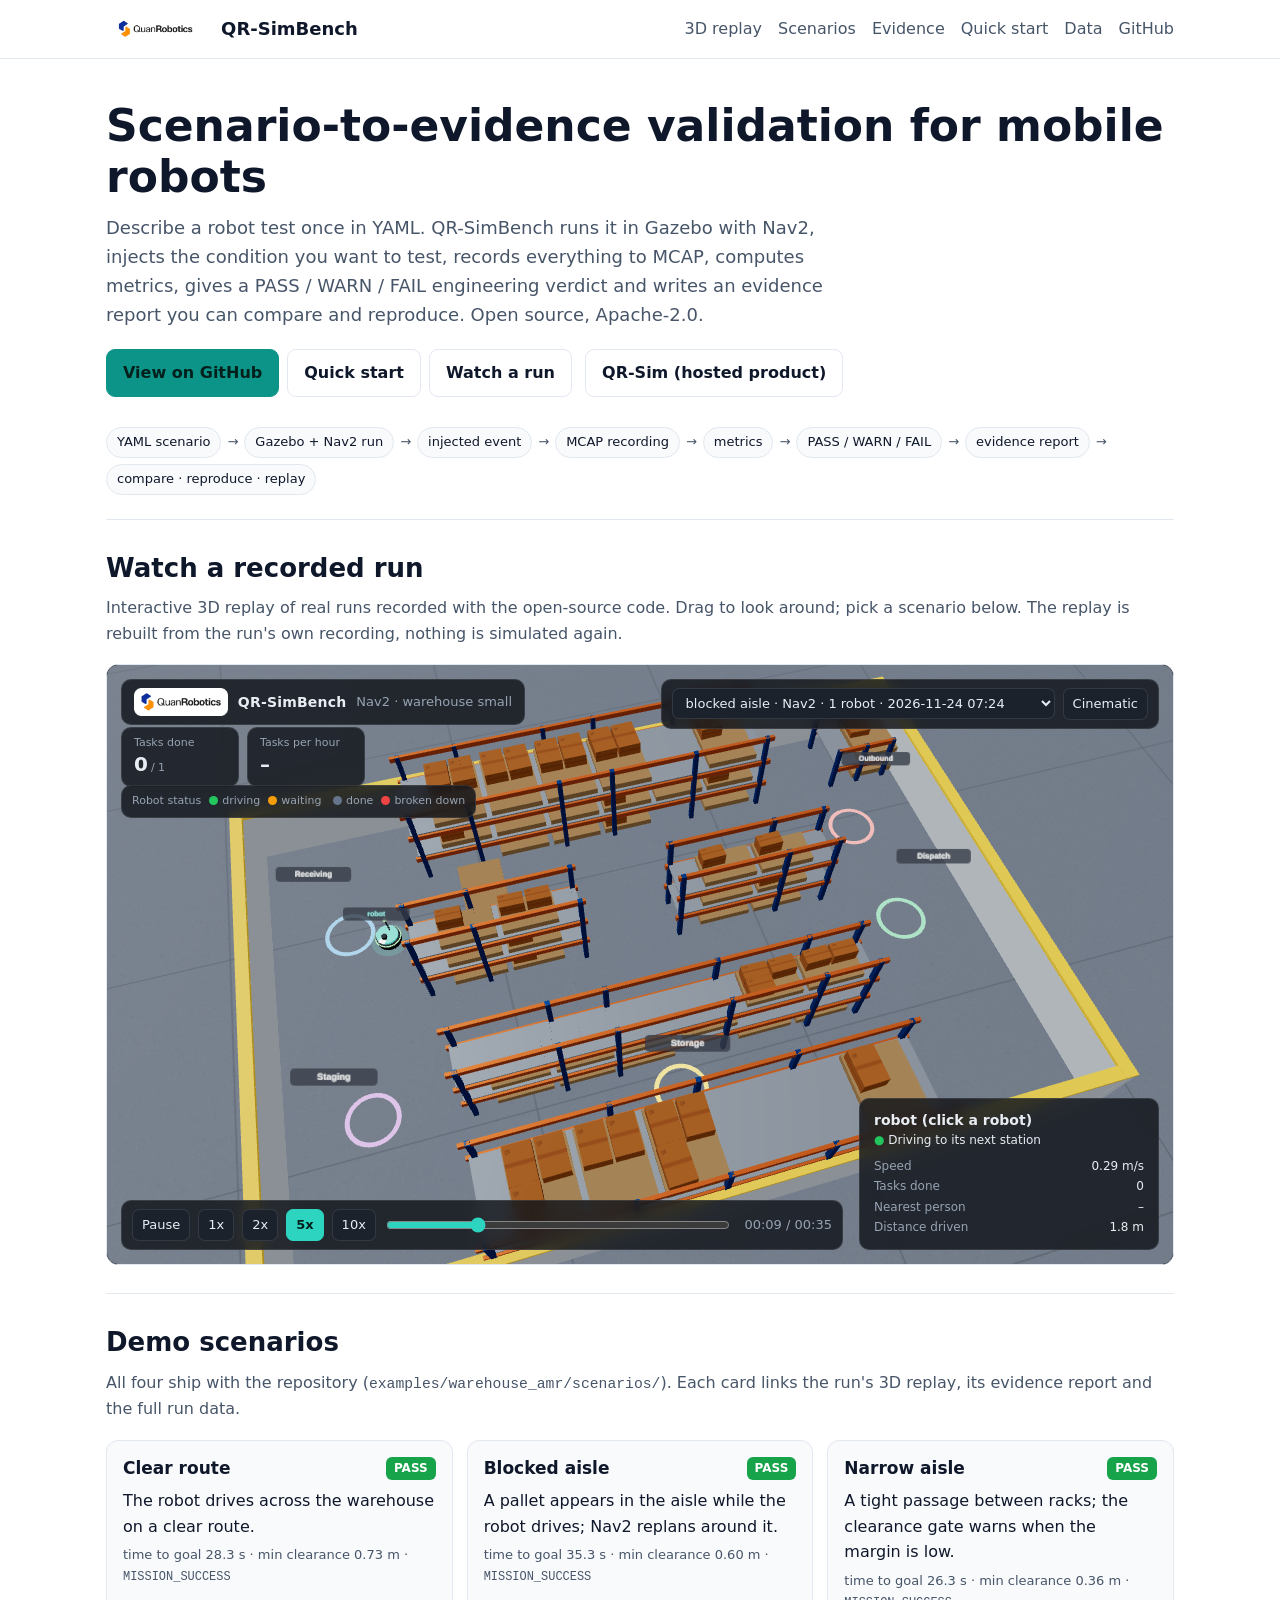
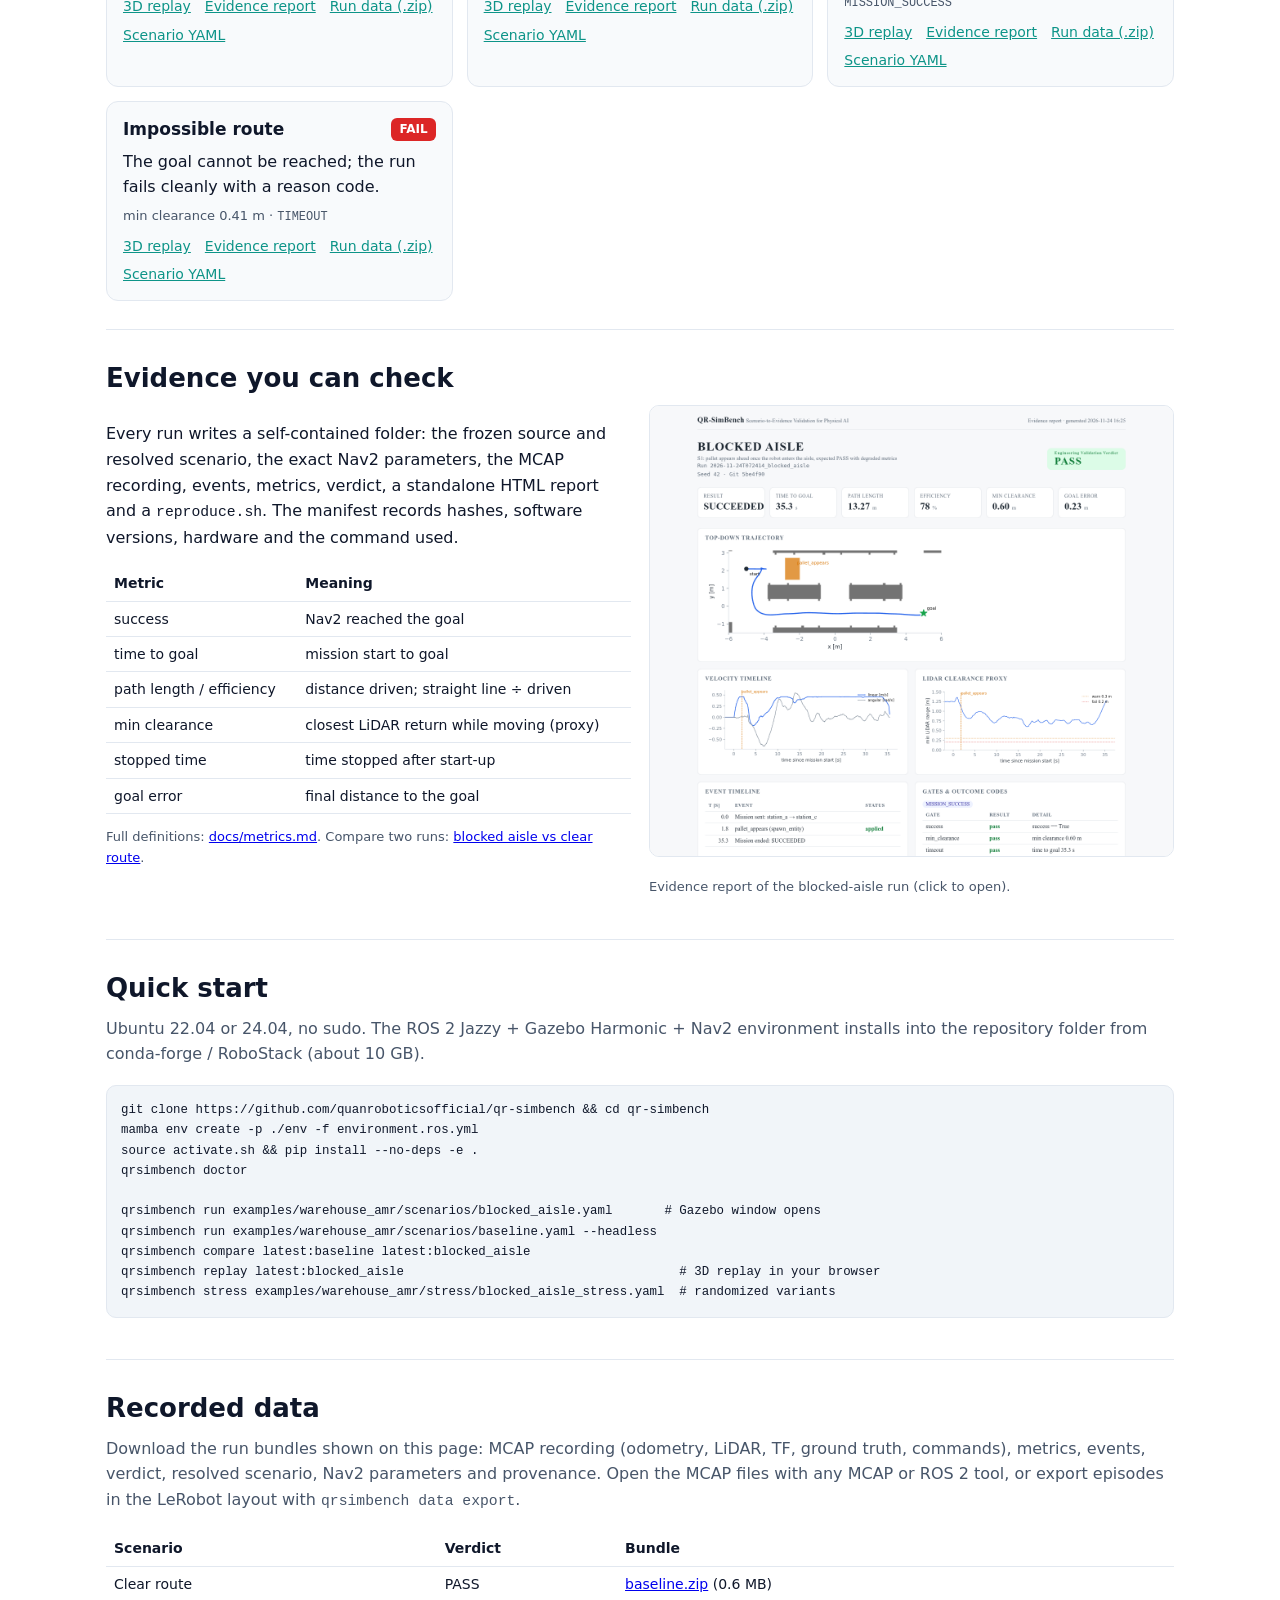
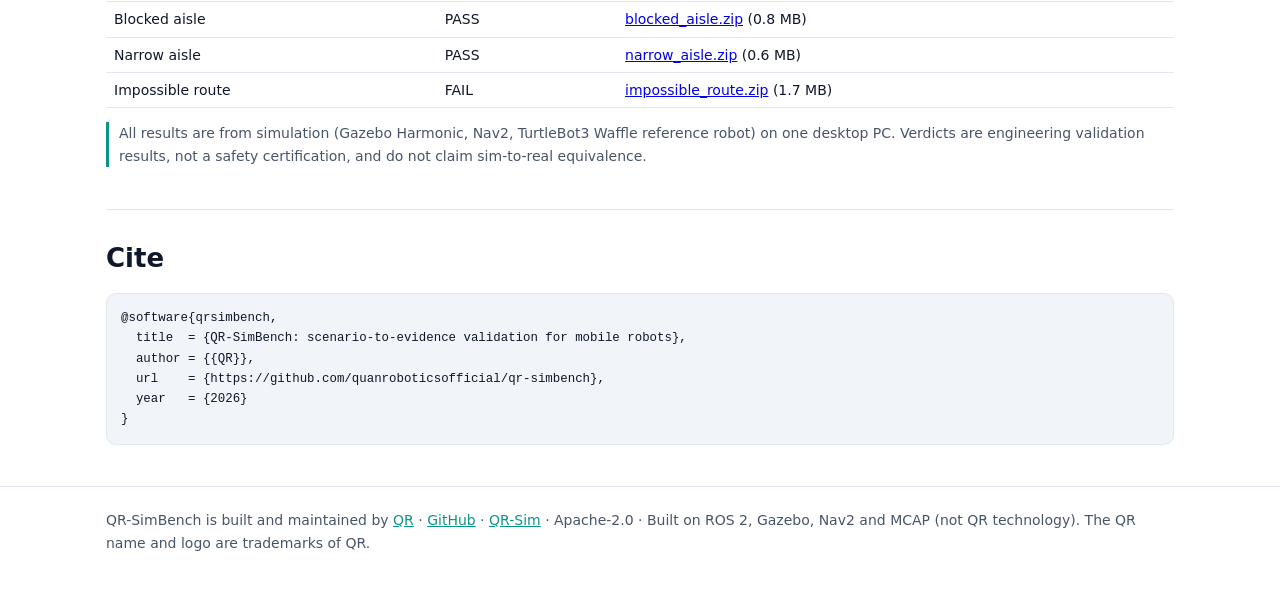
<file: index.html>
<!doctype html>
<html lang="en"><head><meta charset="utf-8"><meta name="viewport" content="width=device-width, initial-scale=1">
<title>QR-SimBench</title>
<meta name="description" content="Scenario-to-evidence validation for mobile robots: YAML scenario, Gazebo + Nav2 run, metrics, PASS/WARN/FAIL verdict, HTML evidence report, 3D replay.">
<link rel="icon" type="image/png" href="assets/icon.png">
<style>
:root{--bg:#ffffff;--fg:#0f172a;--muted:#475569;--line:#e2e8f0;--panel:#f8fafc;--accent:#0d9488;--pass:#16a34a;--warn:#d97706;--fail:#dc2626;--code:#f1f5f9}
@media (prefers-color-scheme: dark){:root:not([data-theme="light"]){--bg:#0b0f14;--fg:#e8edf3;--muted:#97a3b3;--line:#1f2937;--panel:#111827;--accent:#2dd4bf;--code:#111827}}
*{box-sizing:border-box}body{margin:0;background:var(--bg);color:var(--fg);font:16px/1.6 Inter,system-ui,-apple-system,"Segoe UI",sans-serif}
.wrap{max-width:1100px;margin:0 auto;padding:0 16px}header{border-bottom:1px solid var(--line)}
nav{display:flex;align-items:center;gap:16px;padding:14px 0;flex-wrap:wrap}nav img{height:30px;border-radius:6px;background:#fff;padding:2px 6px}
nav b{font-size:18px}nav .sp{flex:1}nav a{color:var(--muted);text-decoration:none}nav a:hover{color:var(--accent)}
.hero{padding:42px 0 18px}.hero h1{font-size:clamp(28px,5vw,44px);line-height:1.15;margin:0 0 12px}
.hero p{font-size:18px;color:var(--muted);max-width:760px;margin:0 0 20px}
.btn{display:inline-block;padding:10px 16px;border-radius:9px;border:1px solid var(--line);color:var(--fg);text-decoration:none;margin:0 8px 8px 0;font-weight:600}
.btn.p{background:var(--accent);border-color:var(--accent);color:#04201c}
.pipe{display:flex;flex-wrap:wrap;gap:6px;margin:22px 0 6px;font-size:13px}.pipe span{background:var(--panel);border:1px solid var(--line);border-radius:999px;padding:4px 10px}
.pipe i{color:var(--muted);font-style:normal;align-self:center}
section{padding:28px 0;border-top:1px solid var(--line)}h2{font-size:26px;margin:0 0 6px}.lead{color:var(--muted);margin:0 0 18px}
.viewer{position:relative;border:1px solid var(--line);border-radius:12px;overflow:hidden;aspect-ratio:16/9;background:#0d1014}
.viewer iframe{position:absolute;inset:0;width:100%;height:100%;border:0}
.grid{display:grid;grid-template-columns:repeat(auto-fill,minmax(300px,1fr));gap:14px}
.card{border:1px solid var(--line);border-radius:12px;padding:14px 16px;background:var(--panel)}.card h3{margin:0;font-size:17px}
.card p{margin:6px 0}.row{display:flex;justify-content:space-between;align-items:center;gap:8px}.small{font-size:13px;color:var(--muted)}
.v{font-size:12px;font-weight:700;border-radius:6px;padding:2px 8px;color:#fff}.v-PASS{background:var(--pass)}.v-WARN{background:var(--warn)}.v-FAIL{background:var(--fail)}
.links{display:flex;flex-wrap:wrap;gap:6px 14px;margin-top:8px;font-size:14px}.links a{color:var(--accent)}
pre{background:var(--code);border:1px solid var(--line);border-radius:10px;padding:14px;overflow:auto;font-size:13.5px;line-height:1.5}
code{font-family:ui-monospace,SFMono-Regular,Menlo,monospace;font-size:.92em}
.two{display:grid;grid-template-columns:1fr 1fr;gap:18px}@media (max-width:820px){.two{grid-template-columns:1fr}}
.shot{width:100%;border:1px solid var(--line);border-radius:10px}
table{border-collapse:collapse;width:100%;font-size:14px}td,th{border-bottom:1px solid var(--line);padding:6px 8px;text-align:left;vertical-align:top}
footer{border-top:1px solid var(--line);padding:22px 0 40px;color:var(--muted);font-size:14px}footer a{color:var(--accent)}
.note{font-size:14px;color:var(--muted);border-left:3px solid var(--accent);padding-left:10px}
</style></head><body>
<header><div class="wrap"><nav><img src="assets/logo.png" alt="QR logo"><b>QR-SimBench</b><span class="sp"></span>
<a href="#replay">3D replay</a><a href="#scenarios">Scenarios</a><a href="#evidence">Evidence</a><a href="#start">Quick start</a>
<a href="#data">Data</a><a href="https://github.com/quanroboticsofficial/qr-simbench">GitHub</a></nav></div></header>
<main class="wrap">
<div class="hero"><h1>Scenario-to-evidence validation for mobile robots</h1>
<p>Describe a robot test once in YAML. QR-SimBench runs it in Gazebo with Nav2, injects the condition you want to test, records
everything to MCAP, computes metrics, gives a PASS / WARN / FAIL engineering verdict and writes an evidence report you can compare
and reproduce. Open source, Apache-2.0.</p>
<a class="btn p" href="https://github.com/quanroboticsofficial/qr-simbench">View on GitHub</a><a class="btn" href="#start">Quick start</a><a class="btn" href="#replay">Watch a run</a>
<a class="btn" href="https://qr-sim.quanrobotics.org">QR-Sim (hosted product)</a>
<div class="pipe"><span>YAML scenario</span><i>→</i><span>Gazebo + Nav2 run</span><i>→</i><span>injected event</span><i>→</i><span>MCAP recording</span>
<i>→</i><span>metrics</span><i>→</i><span>PASS / WARN / FAIL</span><i>→</i><span>evidence report</span><i>→</i><span>compare · reproduce · replay</span></div></div>

<section id="replay"><h2>Watch a recorded run</h2>
<p class="lead">Interactive 3D replay of real runs recorded with the open-source code. Drag to look around; pick a scenario below.
The replay is rebuilt from the run's own recording, nothing is simulated again.</p>
<div class="viewer"><iframe name="replay" src="replay/index.html?run=2026-11-24T072414_blocked_aisle" title="3D replay" loading="lazy"></iframe></div></section>

<section id="scenarios"><h2>Demo scenarios</h2>
<p class="lead">All four ship with the repository (<code>examples/warehouse_amr/scenarios/</code>). Each card links the run's 3D replay,
its evidence report and the full run data.</p>
<div class="grid"><article class="card">
  <div class="row"><h3>Clear route</h3><span class="v v-PASS">PASS</span></div>
  <p>The robot drives across the warehouse on a clear route.</p>
  <p class="small">time to goal 28.3 s · min clearance 0.73 m · <code>MISSION_SUCCESS</code></p>
  <div class="links"><a href="replay/index.html?run=2026-11-24T072318_baseline" target="replay" data-run="2026-11-24T072318_baseline">3D replay</a>
  <a href="reports/baseline/report.html">Evidence report</a><a href="data/baseline.zip">Run data (.zip)</a>
  <a href="https://github.com/quanroboticsofficial/qr-simbench/blob/main/examples/warehouse_amr/scenarios/baseline.yaml">Scenario YAML</a></div>
</article>
<article class="card">
  <div class="row"><h3>Blocked aisle</h3><span class="v v-PASS">PASS</span></div>
  <p>A pallet appears in the aisle while the robot drives; Nav2 replans around it.</p>
  <p class="small">time to goal 35.3 s · min clearance 0.60 m · <code>MISSION_SUCCESS</code></p>
  <div class="links"><a href="replay/index.html?run=2026-11-24T072414_blocked_aisle" target="replay" data-run="2026-11-24T072414_blocked_aisle">3D replay</a>
  <a href="reports/blocked_aisle/report.html">Evidence report</a><a href="data/blocked_aisle.zip">Run data (.zip)</a>
  <a href="https://github.com/quanroboticsofficial/qr-simbench/blob/main/examples/warehouse_amr/scenarios/blocked_aisle.yaml">Scenario YAML</a></div>
</article>
<article class="card">
  <div class="row"><h3>Narrow aisle</h3><span class="v v-PASS">PASS</span></div>
  <p>A tight passage between racks; the clearance gate warns when the margin is low.</p>
  <p class="small">time to goal 26.3 s · min clearance 0.36 m · <code>MISSION_SUCCESS</code></p>
  <div class="links"><a href="replay/index.html?run=2026-11-24T073706_narrow_aisle" target="replay" data-run="2026-11-24T073706_narrow_aisle">3D replay</a>
  <a href="reports/narrow_aisle/report.html">Evidence report</a><a href="data/narrow_aisle.zip">Run data (.zip)</a>
  <a href="https://github.com/quanroboticsofficial/qr-simbench/blob/main/examples/warehouse_amr/scenarios/narrow_aisle.yaml">Scenario YAML</a></div>
</article>
<article class="card">
  <div class="row"><h3>Impossible route</h3><span class="v v-FAIL">FAIL</span></div>
  <p>The goal cannot be reached; the run fails cleanly with a reason code.</p>
  <p class="small">min clearance 0.41 m · <code>TIMEOUT</code></p>
  <div class="links"><a href="replay/index.html?run=2026-11-24T073805_impossible_route" target="replay" data-run="2026-11-24T073805_impossible_route">3D replay</a>
  <a href="reports/impossible_route/report.html">Evidence report</a><a href="data/impossible_route.zip">Run data (.zip)</a>
  <a href="https://github.com/quanroboticsofficial/qr-simbench/blob/main/examples/warehouse_amr/scenarios/impossible_route.yaml">Scenario YAML</a></div>
</article></div></section>

<section id="evidence"><h2>Evidence you can check</h2><div class="two">
<div><p>Every run writes a self-contained folder: the frozen source and resolved scenario, the exact Nav2 parameters, the MCAP
recording, events, metrics, verdict, a standalone HTML report and a <code>reproduce.sh</code>. The manifest records hashes,
software versions, hardware and the command used.</p>
<table><tr><th>Metric</th><th>Meaning</th></tr>
<tr><td>success</td><td>Nav2 reached the goal</td></tr><tr><td>time to goal</td><td>mission start to goal</td></tr>
<tr><td>path length / efficiency</td><td>distance driven; straight line ÷ driven</td></tr>
<tr><td>min clearance</td><td>closest LiDAR return while moving (proxy)</td></tr>
<tr><td>stopped time</td><td>time stopped after start-up</td></tr><tr><td>goal error</td><td>final distance to the goal</td></tr></table>
<p class="small">Full definitions: <a href="https://github.com/quanroboticsofficial/qr-simbench/blob/main/docs/metrics.md">docs/metrics.md</a>. Compare two runs:
<a href="reports/compare.html">blocked aisle vs clear route</a>.</p></div>
<div><a href="reports/blocked_aisle/report.html"><img class="shot" src="assets/report.png" alt="Evidence report of the blocked-aisle run"></a>
<p class="small">Evidence report of the blocked-aisle run (click to open).</p></div></div></section>

<section id="start"><h2>Quick start</h2>
<p class="lead">Ubuntu 22.04 or 24.04, no sudo. The ROS 2 Jazzy + Gazebo Harmonic + Nav2 environment installs into the repository
folder from conda-forge / RoboStack (about 10 GB).</p>
<pre><code>git clone https://github.com/quanroboticsofficial/qr-simbench && cd qr-simbench
mamba env create -p ./env -f environment.ros.yml
source activate.sh && pip install --no-deps -e .
qrsimbench doctor

qrsimbench run examples/warehouse_amr/scenarios/blocked_aisle.yaml       # Gazebo window opens
qrsimbench run examples/warehouse_amr/scenarios/baseline.yaml --headless
qrsimbench compare latest:baseline latest:blocked_aisle
qrsimbench replay latest:blocked_aisle                                     # 3D replay in your browser
qrsimbench stress examples/warehouse_amr/stress/blocked_aisle_stress.yaml  # randomized variants</code></pre></section>

<section id="data"><h2>Recorded data</h2>
<p class="lead">Download the run bundles shown on this page: MCAP recording (odometry, LiDAR, TF, ground truth, commands), metrics,
events, verdict, resolved scenario, Nav2 parameters and provenance. Open the MCAP files with any MCAP or ROS 2 tool, or export
episodes in the LeRobot layout with <code>qrsimbench data export</code>.</p>
<table><tr><th>Scenario</th><th>Verdict</th><th>Bundle</th></tr><tr><td>Clear route</td><td>PASS</td><td><a href="data/baseline.zip">baseline.zip</a> (0.6 MB)</td></tr>
<tr><td>Blocked aisle</td><td>PASS</td><td><a href="data/blocked_aisle.zip">blocked_aisle.zip</a> (0.8 MB)</td></tr>
<tr><td>Narrow aisle</td><td>PASS</td><td><a href="data/narrow_aisle.zip">narrow_aisle.zip</a> (0.6 MB)</td></tr>
<tr><td>Impossible route</td><td>FAIL</td><td><a href="data/impossible_route.zip">impossible_route.zip</a> (1.7 MB)</td></tr></table>
<p class="note">All results are from simulation (Gazebo Harmonic, Nav2, TurtleBot3 Waffle reference robot) on one desktop PC.
Verdicts are engineering validation results, not a safety certification, and do not claim sim-to-real equivalence.</p></section>

<section><h2>Cite</h2><pre><code>@software{qrsimbench,
  title  = {QR-SimBench: scenario-to-evidence validation for mobile robots},
  author = {{QR}},
  url    = {https://github.com/quanroboticsofficial/qr-simbench},
  year   = {2026}
}</code></pre></section>
</main>
<footer><div class="wrap">QR-SimBench is built and maintained by <a href="https://www.quanrobotics.org">QR</a> ·
<a href="https://github.com/quanroboticsofficial/qr-simbench">GitHub</a> · <a href="https://qr-sim.quanrobotics.org">QR-Sim</a> · Apache-2.0 ·
Built on ROS 2, Gazebo, Nav2 and MCAP (not QR technology). The QR name and logo are trademarks of QR.</div></footer>
<script>
document.querySelectorAll('a[data-run]').forEach(a=>a.addEventListener('click',()=>{document.getElementById('replay').scrollIntoView({behavior:'smooth'})}));
</script>
</body></html>
</file>
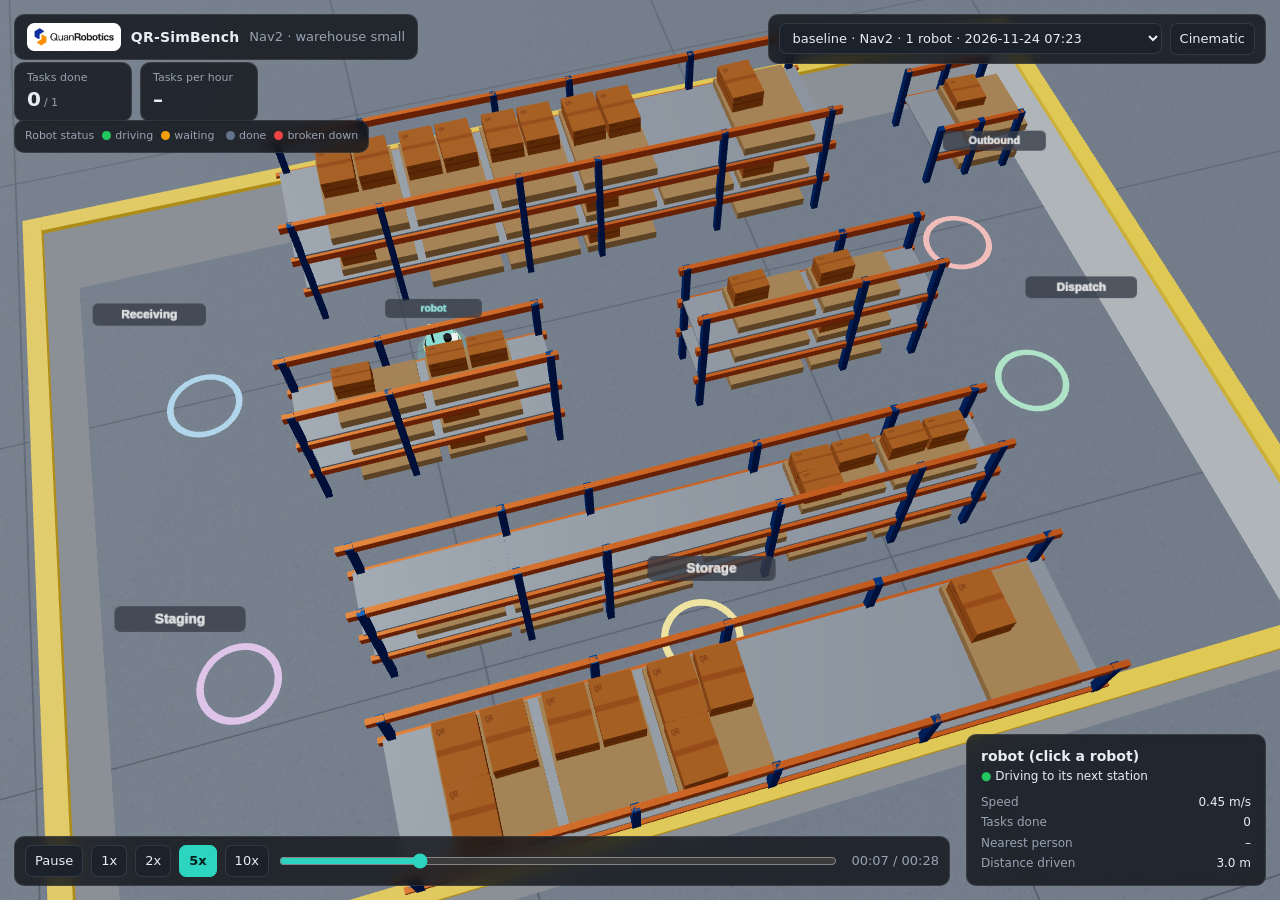
<file: replay/index.html>
<!doctype html>
<html lang="en">
<head><script>window.QR_STATIC = true;</script>
<meta charset="utf-8">
<meta name="viewport" content="width=device-width, initial-scale=1">
<title>QR-SimBench Replay</title><link rel="icon" type="image/png" href="static/brand_icon.png">
<style>
  :root { --bg:#0d1014; --panel:rgba(16,20,26,.82); --line:rgba(255,255,255,.10); --text:#e8edf3; --muted:#97a3b3;
          --accent:#2dd4bf; --warn:#f59e0b; --bad:#ef4444; --ok:#22c55e; }
  * { box-sizing:border-box; }
  html,body { margin:0; height:100%; background:var(--bg); color:var(--text);
              font:13px/1.35 Inter, "Segoe UI", system-ui, -apple-system, sans-serif; overflow:hidden; }
  #view { position:fixed; inset:0; }
  .panel { position:fixed; background:var(--panel); border:1px solid var(--line); border-radius:10px;
           backdrop-filter:blur(8px); -webkit-backdrop-filter:blur(8px); }
  #brand { top:14px; left:14px; padding:8px 12px; display:flex; gap:10px; align-items:center; }
  #brand img { height:28px; }
  #brand b { font-size:14px; letter-spacing:.2px; }
  #brand span { color:var(--muted); }
  #kpis { top:62px; left:14px; display:flex; gap:8px; background:none; border:none; backdrop-filter:none; }
  .kpi { background:var(--panel); border:1px solid var(--line); border-radius:10px; padding:8px 12px; min-width:118px;
         backdrop-filter:blur(8px); }
  .kpi small { display:block; color:var(--muted); font-size:11px; }
  .kpi b { font-size:20px; font-weight:650; font-variant-numeric:tabular-nums; }
  .kpi i { font-style:normal; color:var(--muted); font-size:11px; margin-left:3px; }
  #pick { top:14px; right:14px; padding:8px 10px; display:flex; gap:8px; align-items:center; }
  select, button { background:#1b222c; color:var(--text); border:1px solid var(--line); border-radius:7px;
                   padding:6px 9px; font:inherit; cursor:pointer; }
  button.on { background:var(--accent); color:#04201c; border-color:var(--accent); font-weight:600; }
  #controls { bottom:14px; left:14px; right:330px; padding:8px 10px; display:flex; gap:8px; align-items:center; }
  #scrub { flex:1; accent-color:var(--accent); }
  #clock { font-variant-numeric:tabular-nums; color:var(--muted); min-width:92px; text-align:right; }
  #card { bottom:14px; right:14px; width:300px; padding:12px 14px; }
  #card h3 { margin:0 0 2px; font-size:14px; }
  #card .st { font-size:12px; margin-bottom:8px; }
  #card table { width:100%; border-collapse:collapse; font-size:12px; }
  #card td { padding:2px 0; } #card td:last-child { text-align:right; font-variant-numeric:tabular-nums; }
  #card td:first-child { color:var(--muted); }
  #toast { top:62px; right:14px; padding:8px 12px; max-width:340px; display:none; }
  #legend { top:120px; left:14px; padding:8px 10px; font-size:11px; color:var(--muted); }
  #legend span { display:inline-block; width:9px; height:9px; border-radius:50%; margin:0 4px 0 8px; vertical-align:-1px; }
  body.export #controls, body.export #pick { display:none; }
  /* embedded in Studio (embed=1): the page around it has the controls; big captions for a projector */
  body.embed #pick, body.embed #card, body.embed #controls, body.embed #legend { display:none; }
  body.embed #brand { display:none; } body.embed #kpis { top:52px; left:10px; flex-wrap:nowrap; }
  body.embed .kpi { min-width:0; flex:0 1 auto; padding:5px 10px; } body.embed .kpi b { font-size:20px; }
  body.embed .kpi small { font-size:11px; } body.embed #kp_close { display:none; }
  body.embed.narrow .kpi b { font-size:16px; } body.embed.narrow .kpi small { font-size:10px; }
  body.embed.narrow #legend2 { font-size:10.5px; padding:5px 8px; line-height:1.5; } body.embed.narrow #caption { font-size:14px; bottom:10px; }
  body.embed.narrow #kpis { top:46px; }
  #caption { left:50%; transform:translateX(-50%); bottom:14px; padding:9px 16px; font-size:17px; font-weight:600;
             max-width:calc(100% - 28px); text-align:center; display:none; }
  body.embed #caption { display:block; }
  #legend2 { right:10px; top:10px; padding:7px 10px; font-size:12px; color:var(--text); display:none; line-height:1.7; }
  body.embed #legend2 { display:block; } body.nolegend #legend2 { display:none; }
  body.clean .panel { display:none !important; }
  #legend2 span { display:inline-block; width:10px; height:10px; border-radius:50%; margin-right:5px; vertical-align:-1px; }
  #legend2 .ring { background:none; border:2px solid; width:12px; height:12px; }
  body.big .kpi b { font-size:28px; } body.big .kpi small { font-size:13px; } body.big #caption { font-size:22px; }
  body.big #legend2 { font-size:14px; } body.big #brand b { font-size:19px; }
  @media (max-width: 560px) { body.embed .kpi { min-width:0; } body.embed #legend2 { display:none; } #caption { font-size:14px; } }
  body.export #brand { top:92px; } body.export #kpis { top:140px; } body.export #legend { top:198px; }
  body.export #card { bottom:84px; } body.export #toast { top:92px; }
  @media (max-width: 760px) { body.embed #kpis { flex-wrap:nowrap; } body.embed .kpi { flex:0 1 auto; }
    #kpis { flex-wrap:wrap; right:14px; } .kpi { min-width:0; flex:1 1 40%; }
    #controls { right:14px; bottom:150px; } #card { left:14px; width:auto; } #legend { display:none; }
    body:not(.embed) #brand { display:none; } body:not(.embed) #pick { left:10px; right:10px; top:10px; }
    body:not(.embed) #pick select { flex:1; min-width:0; } body:not(.embed) #kpis { top:58px; left:10px; right:10px; }
    body:not(.embed) #card { bottom:10px; left:10px; right:10px; padding:8px 12px; } body:not(.embed) #card table { display:none; }
    body:not(.embed) #controls { left:10px; right:10px; bottom:78px; flex-wrap:wrap; }
  }
</style>
<script type="importmap">{ "imports": { "three": "./static/vendor/three/three.module.js" } }</script>
</head>
<body>
<div id="view"></div>
<div id="brand" class="panel"><img src="static/brand_logo.png" alt="Company logo"><b>QR-SimBench</b><span id="stack">Replay</span></div>
<div id="kpis" class="panel">
  <div class="kpi"><small>Tasks done</small><b id="k_tasks">0</b><i id="k_total"></i></div>
  <div class="kpi" id="kp_rate"><small>Tasks per hour</small><b id="k_rate">0</b></div>
  <div class="kpi" id="kp_calls" style="display:none"><small>Close calls with people</small><b id="k_calls">0</b></div>
  <div class="kpi" id="kp_close"><small>Closest robot to a person</small><b id="k_close">–</b><i>m</i></div>
  <div class="kpi"><small>Robot-caused contact</small><b id="k_contact">0.0</b><i>s</i></div>
</div>
<div id="legend" class="panel">Robot status<span style="background:var(--ok)"></span>driving<span style="background:var(--warn)"></span>waiting
  <span style="background:#64748b"></span>done<span style="background:var(--bad)"></span>broken down</div>
<div id="pick" class="panel"><a id="back" href="/studio" hidden style="color:var(--text);text-decoration:none;border:1px solid var(--line);border-radius:7px;padding:6px 9px;background:#1b222c">&larr; Studio</a><select id="runs"></select><button id="cine" title="Cinematic camera (C)">Cinematic</button></div>
<div id="toast" class="panel"></div>
<div id="caption" class="panel"></div>
<div id="legend2" class="panel"><div><span style="background:#22c55e"></span>Robot driving</div><div><span style="background:#f59e0b"></span>Robot waiting</div>
<div><span style="background:#ef4444"></span>Robot broken down</div><div><span style="background:#64748b"></span>Robot finished</div>
<div><span class="ring" style="border-color:#f59e0b"></span>Person within 1 m</div><div><span class="ring" style="border-color:#ef4444"></span>Person within 0.45 m</div>
<div><span style="background:#f5a524;border-radius:2px"></span>Worker (orange vest)</div><div><span style="background:#e23b2e;border-radius:2px"></span>Forklift</div></div>
<div id="controls" class="panel">
  <button id="play">Pause</button>
  <button data-s="1">1x</button><button data-s="2">2x</button><button data-s="5" class="on">5x</button><button data-s="10">10x</button>
  <input id="scrub" type="range" min="0" max="1000" value="0">
  <span id="clock">00:00</span>
</div>
<div id="card" class="panel"><h3 id="c_name">Click a robot</h3><div class="st" id="c_state">Simulation replay from logged positions</div>
  <table><tr><td>Speed</td><td id="c_speed">–</td></tr><tr><td>Tasks done</td><td id="c_tasks">–</td></tr>
  <tr><td>Nearest person</td><td id="c_near">–</td></tr><tr><td>Distance driven</td><td id="c_dist">–</td></tr></table></div>

<script type="module">
import * as THREE from "three";
import { OrbitControls } from "./static/vendor/three/OrbitControls.js";
const S = !!window.QR_STATIC; // static web build: data from data/ files, no backend
let spawned = []; // objects spawned by scenario events: [t, mesh]

const $ = (id) => document.getElementById(id);
const params = new URLSearchParams(location.search);
const EMBED = !!params.get("embed"), LIVE = !!params.get("live");
let LOWQ = params.get("q") === "low";
if (EMBED) document.body.classList.add("embed");
const narrow = () => document.body.classList.toggle("narrow", innerWidth < 900); narrow(); addEventListener("resize", narrow);
if (params.get("big")) document.body.classList.add("big");
if (params.get("nolegend")) document.body.classList.add("nolegend");
if (params.get("clean")) document.body.classList.add("clean");

// ------------------------------------------------------------------ renderer and scene
const renderer = new THREE.WebGLRenderer({ antialias: !LOWQ, preserveDrawingBuffer: true });
if (params.get("w")) renderer.setPixelRatio(1);
renderer.setPixelRatio(LOWQ ? 1 : Math.min(devicePixelRatio, 2));
renderer.setSize(innerWidth, innerHeight);
renderer.shadowMap.enabled = !LOWQ;
renderer.shadowMap.type = THREE.PCFSoftShadowMap;
renderer.toneMapping = THREE.ACESFilmicToneMapping;
renderer.toneMappingExposure = 1.05;
renderer.outputColorSpace = THREE.SRGBColorSpace;
$("view").appendChild(renderer.domElement);
const scene = new THREE.Scene();
scene.background = new THREE.Color(0x0d1014);
scene.fog = new THREE.Fog(0x0d1014, 30, 60);
const camera = new THREE.PerspectiveCamera(42, innerWidth / innerHeight, 0.1, 200);
const controls = new OrbitControls(camera, renderer.domElement);
controls.enableDamping = true; controls.maxPolarAngle = Math.PI * 0.47; controls.minDistance = 3; controls.maxDistance = 45;
addEventListener("resize", () => { camera.aspect = innerWidth / innerHeight; camera.updateProjectionMatrix();
  renderer.setSize(innerWidth, innerHeight); });

// sim (x, y) -> three (x, -y); y up
const P = (x, y, h = 0) => new THREE.Vector3(x, h, -y);

function canvasTex(w, h, draw, repeat = 1) {
  const c = document.createElement("canvas"); c.width = w; c.height = h; draw(c.getContext("2d"), w, h);
  const t = new THREE.CanvasTexture(c); t.colorSpace = THREE.SRGBColorSpace; t.anisotropy = 8;
  t.wrapS = t.wrapT = THREE.RepeatWrapping; t.repeat.set(repeat, repeat); return t;
}
let seed = 7; const rnd = () => ((seed = (seed * 16807) % 2147483647) / 2147483647);

const M = {
  floor: new THREE.MeshStandardMaterial({ color: 0xd2d6db, roughness: 0.78, metalness: 0.05,
    map: canvasTex(512, 512, (g, w, h) => { g.fillStyle = "#8a9099"; g.fillRect(0, 0, w, h);
      for (let i = 0; i < 9000; i++) { const v = 120 + rnd() * 50 | 0; g.fillStyle = `rgba(${v},${v},${v + 4},.25)`;
        g.fillRect(rnd() * w, rnd() * h, 1 + rnd() * 2, 1 + rnd() * 2); }
      g.strokeStyle = "rgba(0,0,0,.18)"; g.lineWidth = 2; g.strokeRect(0, 0, w, h); }, 9) }),
  wall: new THREE.MeshStandardMaterial({ color: 0xc9cfd6, roughness: 0.9 }),
  upright: new THREE.MeshStandardMaterial({ color: 0x1f5fae, roughness: 0.45, metalness: 0.6 }),
  beam: new THREE.MeshStandardMaterial({ color: 0xe8732a, roughness: 0.5, metalness: 0.5 }),
  deck: new THREE.MeshStandardMaterial({ color: 0x9aa3ad, roughness: 0.6, metalness: 0.4 }),
  box: new THREE.MeshStandardMaterial({ color: 0xc89b63, roughness: 0.85,
    map: canvasTex(128, 128, (g, w, h) => { g.fillStyle = "#c99c64"; g.fillRect(0, 0, w, h);
      g.fillStyle = "#b8874f"; g.fillRect(0, h * .45, w, h * .1); g.fillStyle = "rgba(60,40,20,.35)";
      g.font = "bold 16px sans-serif"; g.fillText("QR", 10, 28); }) }),
  pallet: new THREE.MeshStandardMaterial({ color: 0x9b7a52, roughness: 0.95 }),
  machine: new THREE.MeshStandardMaterial({ color: 0xdfe3e8, roughness: 0.35, metalness: 0.3 }),
  dark: new THREE.MeshStandardMaterial({ color: 0x2b3038, roughness: 0.5, metalness: 0.4 }),
  yellow: new THREE.MeshStandardMaterial({ color: 0xf2c230, roughness: 0.6, emissive: 0x2a2000 }),
  green: new THREE.MeshStandardMaterial({ color: 0x2fae5b, roughness: 0.6 }),
  vest: new THREE.MeshStandardMaterial({ color: 0xf5a524, roughness: 0.6, emissive: 0x2a1a00 }),
  skin: new THREE.MeshStandardMaterial({ color: 0xd9a77e, roughness: 0.7 }),
  helmet: new THREE.MeshStandardMaterial({ color: 0xfafafa, roughness: 0.35 }),
  pants: new THREE.MeshStandardMaterial({ color: 0x2b3a55, roughness: 0.8 }),
  forklift: new THREE.MeshStandardMaterial({ color: 0xe23b2e, roughness: 0.45, metalness: 0.3 }),
};
const box = (sx, sy, sz, mat, cast = true) => { const m = new THREE.Mesh(new THREE.BoxGeometry(sx, sy, sz), mat);
  m.castShadow = cast; m.receiveShadow = true; return m; };

function lights(b) {
  scene.add(new THREE.HemisphereLight(0xe8eef6, 0x3a3631, 1.1));
  const sun = new THREE.DirectionalLight(0xffffff, 1.6);
  sun.position.set(b.x_min - 4, 18, -(b.y_max + 6)); sun.castShadow = true;
  const s = Math.max(b.x_max - b.x_min, b.y_max - b.y_min) / 2 + 2;
  Object.assign(sun.shadow.camera, { left: -s, right: s, top: s, bottom: -s, near: 1, far: 60 });
  sun.shadow.mapSize.set(2048, 2048); sun.shadow.bias = -0.0004; sun.shadow.normalBias = 0.02;
  sun.target.position.set((b.x_min + b.x_max) / 2, 0, -(b.y_min + b.y_max) / 2); scene.add(sun, sun.target);
  if (LOWQ) { scene.add(new THREE.AmbientLight(0xffffff, 0.6)); return; } // weak GPUs: no point lights
  for (let x = b.x_min + 3; x < b.x_max; x += 6) for (let y = b.y_min + 3; y < b.y_max; y += 6) {
    const l = new THREE.PointLight(0xfff3e0, 6, 9, 1.6); l.position.copy(P(x, y, 4.2)); scene.add(l);
  }
}

function buildSite(L) {
  const b = L.bounds, W = b.x_max - b.x_min, H = b.y_max - b.y_min, cx = (b.x_min + b.x_max) / 2, cy = (b.y_min + b.y_max) / 2;
  const floor = new THREE.Mesh(new THREE.PlaneGeometry(W + 30, H + 30), M.floor);
  floor.rotation.x = -Math.PI / 2; floor.position.copy(P(cx, cy, 0)); floor.receiveShadow = true; scene.add(floor);
  // low perimeter walls so the camera can see in
  const t = (L.wall && L.wall.thickness) || 0.25, wh = 1.1;
  for (const [x, y, sx, sy] of [[cx, b.y_max, W + t, t], [cx, b.y_min, W + t, t], [b.x_min, cy, t, H + t], [b.x_max, cy, t, H + t]]) {
    const w = box(sx, wh, sy, M.wall); w.position.copy(P(x, y, wh / 2)); scene.add(w);
    const cap = box(sx + 0.02, 0.06, sy + 0.02, M.yellow, false); cap.position.copy(P(x, y, wh + 0.03)); scene.add(cap);
  }
  for (const r of L.racks || []) rack(r);
  for (const k of L.blocks || []) block(k);
  for (const c of L.clutter || []) { const g = box(c.sx, c.h, c.sy, M.dark); g.position.copy(P(c.x, c.y, c.h / 2)); scene.add(g); }
  for (const m of L.markings || []) {
    const col = m.color ? new THREE.Color(...m.color) : new THREE.Color(0xf2c230);
    const mk = new THREE.Mesh(new THREE.PlaneGeometry(m.sx, Math.max(m.sy, 0.08)),
      new THREE.MeshStandardMaterial({ color: col, roughness: 0.7, emissive: col, emissiveIntensity: 0.15 }));
    mk.rotation.x = -Math.PI / 2; mk.position.copy(P(m.x, m.y, 0.006)); mk.receiveShadow = true; scene.add(mk);
  }
  for (const [name, s] of Object.entries(L.stations || {})) station(name, s);
  lights(b);
  return { cx, cy, W, H };
}

function rack(r) {
  const g = new THREE.Group(), levels = Math.max(2, Math.round(r.h / 0.7)), long = r.sx >= r.sy;
  const len = long ? r.sx : r.sy, dep = long ? r.sy : r.sx;
  const ats = (r.uprights && r.uprights.at) || [0.02, 0.5, 0.98];
  for (const a of ats) for (const side of [-1, 1]) {
    const u = box(0.08, r.h, 0.08, M.upright); u.position.set((a - 0.5) * len, r.h / 2, side * (dep / 2 - 0.04)); g.add(u);
  }
  for (let i = 1; i <= levels; i++) {
    const z = (i / levels) * r.h - 0.05;
    for (const side of [-1, 1]) { const be = box(len, 0.1, 0.06, M.beam); be.position.set(0, z, side * (dep / 2 - 0.04)); g.add(be); }
    if (i < levels) { const d = box(len - 0.1, 0.03, dep - 0.1, M.deck); d.position.set(0, z + 0.06, 0); g.add(d); }
  }
  // stock: pallets of boxes on every level, a few gaps
  for (let i = 0; i < levels; i++) {
    const z = i === 0 ? 0.02 : (i / levels) * r.h + 0.03, room = (r.h / levels) - 0.2;
    for (let s = -len / 2 + 0.55; s < len / 2 - 0.4; s += 1.05) {
      if (rnd() < 0.15) continue;
      const pal = box(0.95, 0.12, dep - 0.2, M.pallet); pal.position.set(s + 0.45, z + 0.06, 0); g.add(pal);
      const n = 1 + (rnd() * 3 | 0);
      for (let k = 0; k < n; k++) {
        const bh = Math.min(room - 0.15, 0.25 + rnd() * 0.25);
        const bx = box(0.42, bh, (dep - 0.3) / 2, M.box);
        bx.position.set(s + 0.22 + (k % 2) * 0.46, z + 0.12 + bh / 2, k < 2 ? -(dep - 0.3) / 4 : (dep - 0.3) / 4);
        bx.rotation.y = (rnd() - 0.5) * 0.06; g.add(bx);
      }
    }
  }
  g.position.copy(P(r.x, r.y, 0)); if (!long) g.rotation.y = Math.PI / 2; scene.add(g);
}

function block(k) {
  const isConv = /conveyor/i.test(k.name), isCol = /column|pillar/i.test(k.name);
  const b = box(k.sx, k.h, k.sy, isConv ? M.dark : isCol ? M.wall : M.machine); b.position.copy(P(k.x, k.y, k.h / 2)); scene.add(b);
  if (isCol) { for (let z = 0.1; z < 1.0; z += 0.3) { const band = box(k.sx + 0.02, 0.15, k.sy + 0.02, z % 0.6 < 0.3 ? M.yellow : M.dark, false);
    band.position.copy(P(k.x, k.y, z)); scene.add(band); } return; }
  if (isConv) {
    const long = k.sx >= k.sy, len = long ? k.sx : k.sy;
    for (let s = -len / 2 + 0.2; s < len / 2; s += 0.25) {
      const roller = new THREE.Mesh(new THREE.CylinderGeometry(0.04, 0.04, (long ? k.sy : k.sx) - 0.05, 12), M.deck);
      roller.rotation.x = Math.PI / 2; if (!long) roller.rotation.z = Math.PI / 2;
      roller.position.copy(P(k.x + (long ? s : 0), k.y + (long ? 0 : s), k.h + 0.04)); if (!long) roller.rotation.set(0, 0, Math.PI / 2);
      scene.add(roller);
    }
    for (let s = -len / 2 + 1; s < len / 2 - 0.5; s += 2.2) {
      const c = box(0.5, 0.35, 0.5, M.box); c.position.copy(P(k.x + (long ? s : 0), k.y + (long ? 0 : s), k.h + 0.25)); scene.add(c);
    }
  } else if (/machine|cell|robot/i.test(k.name)) {
    const top = box(k.sx * 0.9, 0.06, k.sy * 0.9, M.dark); top.position.copy(P(k.x, k.y, k.h + 0.03)); scene.add(top);
    const beacon = new THREE.Mesh(new THREE.CylinderGeometry(0.06, 0.06, 0.25, 16),
      new THREE.MeshStandardMaterial({ color: 0x22c55e, emissive: 0x22c55e, emissiveIntensity: 1.5 }));
    beacon.position.copy(P(k.x + k.sx * 0.35, k.y + k.sy * 0.35, k.h + 0.18)); scene.add(beacon);
  }
}

function label(text, color = "#e8edf3") {
  const c = document.createElement("canvas"); c.width = 256; c.height = 64; const g = c.getContext("2d");
  g.fillStyle = "rgba(13,16,20,.78)"; g.beginPath(); g.roundRect(4, 8, 248, 48, 12); g.fill();
  g.fillStyle = color; g.font = "600 26px Inter, sans-serif"; g.textAlign = "center"; g.textBaseline = "middle"; g.fillText(text, 128, 33);
  const s = new THREE.Sprite(new THREE.SpriteMaterial({ map: new THREE.CanvasTexture(c), depthTest: false }));
  s.scale.set(1.6, 0.4, 1); s.renderOrder = 10; return s;
}

function station(name, s) {
  const col = new THREE.Color(...(s.color || [0.2, 0.8, 0.7]));
  const ring = new THREE.Mesh(new THREE.RingGeometry(0.38, 0.46, 48),
    new THREE.MeshStandardMaterial({ color: col, emissive: col, emissiveIntensity: 0.6, side: THREE.DoubleSide }));
  ring.rotation.x = -Math.PI / 2; ring.position.copy(P(s.x, s.y, 0.01)); scene.add(ring);
  const l = label(s.label || name.replace("station_", "")); l.position.copy(P(s.x, s.y, 1.9)); l.scale.multiplyScalar(0.8); scene.add(l);
}

// ------------------------------------------------------------------ agents
const ROBOT_COLORS = [0x2dd4bf, 0x60a5fa, 0xa78bfa, 0xf472b6, 0xfacc15, 0x34d399, 0xfb923c, 0x38bdf8, 0xc084fc, 0xf87171];
function makeRobot(i, id) {
  const g = new THREE.Group(), col = ROBOT_COLORS[i % ROBOT_COLORS.length];
  const base = new THREE.Mesh(new THREE.CylinderGeometry(0.22, 0.22, 0.16, 40), M.dark); base.position.y = 0.11; base.castShadow = true; g.add(base);
  const top = new THREE.Mesh(new THREE.CylinderGeometry(0.2, 0.2, 0.04, 40),
    new THREE.MeshStandardMaterial({ color: col, roughness: 0.4, metalness: 0.2, emissive: col, emissiveIntensity: 0.35 })); top.position.y = 0.21; top.castShadow = true; g.add(top);
  const lidar = new THREE.Mesh(new THREE.CylinderGeometry(0.05, 0.05, 0.06, 20), M.dark); lidar.position.set(0.08, 0.26, 0); g.add(lidar);
  const ring = new THREE.Mesh(new THREE.TorusGeometry(0.225, 0.015, 8, 48),
    new THREE.MeshStandardMaterial({ color: 0x22c55e, emissive: 0x22c55e, emissiveIntensity: 2 }));
  ring.rotation.x = Math.PI / 2; ring.position.y = 0.16; g.add(ring);
  const fwd = box(0.08, 0.02, 0.12, new THREE.MeshStandardMaterial({ color: 0xffffff, emissive: 0xffffff, emissiveIntensity: 1 }), false);
  fwd.position.set(0.17, 0.235, 0); g.add(fwd);
  const foot = new THREE.Mesh(new THREE.CircleGeometry(0.34, 48),
    new THREE.MeshBasicMaterial({ color: col, transparent: true, opacity: 0.28 }));
  foot.rotation.x = -Math.PI / 2; foot.position.y = 0.012; g.add(foot);
  const mast = new THREE.Mesh(new THREE.CylinderGeometry(0.012, 0.012, 0.32, 8), M.dark); mast.position.set(-0.1, 0.38, 0); g.add(mast);
  const beacon = new THREE.Mesh(new THREE.SphereGeometry(0.035, 16, 12),
    new THREE.MeshStandardMaterial({ color: 0x22c55e, emissive: 0x22c55e, emissiveIntensity: 2.5 }));
  beacon.position.set(-0.1, 0.56, 0); g.add(beacon);
  const halo = new THREE.Mesh(new THREE.RingGeometry(0.42, 0.45, 48),
    new THREE.MeshBasicMaterial({ color: 0xef4444, transparent: true, opacity: 0, side: THREE.DoubleSide }));
  halo.rotation.x = -Math.PI / 2; halo.position.y = 0.02; g.add(halo);
  const tag = label(id.replace("amr_", "Robot "), "#" + col.toString(16).padStart(6, "0")); tag.position.y = EMBED ? 1.15 : 0.9; tag.scale.multiplyScalar(EMBED ? 1.25 : 0.75); g.add(tag);
  g.userData = { ring, halo, id, beacon }; base.userData.robot = id; top.userData.robot = id;
  scene.add(g); return g;
}
function makeWorker() {
  const g = new THREE.Group();
  const legs = box(0.22, 0.8, 0.16, M.pants); legs.position.y = 0.4; g.add(legs);
  const torso = box(0.36, 0.55, 0.22, M.vest); torso.position.y = 1.08; g.add(torso);
  const stripe = box(0.37, 0.05, 0.23, new THREE.MeshStandardMaterial({ color: 0xdddddd, emissive: 0x777777 })); stripe.position.y = 1.05; g.add(stripe);
  const head = new THREE.Mesh(new THREE.SphereGeometry(0.11, 20, 16), M.skin); head.position.y = 1.47; g.add(head);
  const hat = new THREE.Mesh(new THREE.SphereGeometry(0.125, 20, 12, 0, Math.PI * 2, 0, Math.PI / 2), M.vest); hat.position.y = 1.5; g.add(hat);
  g.traverse((o) => { o.castShadow = true; }); g.userData.legs = legs; scene.add(g); return g;
}
function makeForklift() {
  const g = new THREE.Group();
  const body = box(1.1, 0.55, 0.75, M.forklift); body.position.set(-0.1, 0.4, 0); g.add(body);
  const seat = box(0.35, 0.35, 0.5, M.dark); seat.position.set(-0.3, 0.85, 0); g.add(seat);
  for (const z of [-0.33, 0.33]) { const post = box(0.05, 1.1, 0.05, M.dark); post.position.set(0.0, 1.2, z); g.add(post); }
  const roof = box(0.7, 0.05, 0.72, M.dark); roof.position.set(-0.2, 1.75, 0); g.add(roof);
  for (const z of [-0.2, 0.2]) { const mast = box(0.08, 2.0, 0.08, M.dark); mast.position.set(0.52, 1.0, z); g.add(mast);
    const fork = box(0.75, 0.04, 0.09, M.deck); fork.position.set(0.9, 0.12, z); g.add(fork); }
  const pal = box(0.8, 0.12, 0.8, M.pallet); pal.position.set(0.92, 0.2, 0); g.add(pal);
  const load = box(0.7, 0.5, 0.7, M.box); load.position.set(0.92, 0.51, 0); g.add(load);
  for (const [x, z] of [[-0.45, -0.38], [-0.45, 0.38], [0.3, -0.38], [0.3, 0.38]]) {
    const w = new THREE.Mesh(new THREE.CylinderGeometry(0.16, 0.16, 0.12, 20), M.dark); w.rotation.x = Math.PI / 2; w.position.set(x, 0.16, z); g.add(w);
  }
  const lamp = new THREE.Mesh(new THREE.SphereGeometry(0.05, 12, 8), new THREE.MeshStandardMaterial({ color: 0xff9900, emissive: 0xff9900, emissiveIntensity: 3 }));
  lamp.position.set(-0.2, 1.82, 0); g.add(lamp); g.userData.lamp = lamp;
  g.traverse((o) => { o.castShadow = true; }); scene.add(g); return g;
}

// ------------------------------------------------------------------ data and playback
let D = null, robots = {}, actors = {}, playing = true, speed = 5, T = 0, lastNow = performance.now(), cine = false;
let selected = null, stats = null;

async function load(runId) {
  for (const o of [...scene.children]) scene.remove(o);
  robots = {}; actors = {}; seed = 7;
  const r = await fetch(S ? `data/replay/${runId}.json` : `/api/replay/${runId}`);
  if (!r.ok) { toast("No replay data for this run."); return; }
  D = await r.json();
  const lastTask = Math.max(0, ...(D.tasks || []).map((e) => e.t));
  if (D.t && D.t.length && lastTask > D.t[D.t.length - 1]) {
    D.t.push(+(lastTask + 0.5).toFixed(2));
    for (const tr of [...Object.values(D.robots || {}), ...Object.values(D.actors || {})]) if (Array.isArray(tr) && tr.length) tr.push(tr[tr.length - 1]);
  }
  $("stack").textContent = params.get("label") || `${D.stack} · ${D.world.replace(/^qr_/, "").replace(/_/g, " ")}`;
  if (EMBED) { $("kp_rate").style.display = "none"; $("kp_calls").style.display = ""; }
  const noPeople = !Object.keys(D.kinds || {}).length; // no workers or vehicles: hide people KPIs
  $("kp_close").style.display = noPeople ? "none" : ""; $("k_contact").parentElement.style.display = noPeople ? "none" : "";
  const site = buildSite(D.layout);
  spawned = (D.spawns || []).map((o) => { const g = box(o.sx, o.h, o.sy, M.pallet); g.position.copy(P(o.x, o.y, o.h / 2));
    g.rotation.y = o.yaw || 0; g.visible = false; scene.add(g); return [o.t, g]; });
  Object.keys(D.robots).forEach((id, i) => { robots[id] = makeRobot(i, id); });
  for (const [n, k] of Object.entries(D.kinds)) actors[n] = k === "worker" ? makeWorker() : makeForklift();
  const span = Math.max(site.W, site.H), small = span < 30; // small sites: higher, more top-down view
  camera.position.copy(small ? P(site.cx - site.W * 0.15, site.cy - site.H * 0.75, span * 0.95)
                             : P(site.cx - site.W * 0.32, site.cy - site.H * 0.72, span * 0.46));
  controls.target.copy(P(site.cx, site.cy, 0)); controls.update();
  precompute(); T = 0; $("k_total").textContent = `/ ${D.tasks_total}`;
  if (!EMBED) { const q = new URLSearchParams(location.search); q.set("run", runId); history.replaceState(null, "", "?" + q); }
}

function precompute() {
  // per-frame: robot speed, heading, status; nearest person per robot; running KPIs
  const n = D.t.length, ids = Object.keys(D.robots), workers = Object.keys(D.kinds).filter((k) => D.kinds[k] === "worker");
  const broken = {}; for (const e of D.events) if (e.type === "disable_robot" && e.robot) broken[e.robot] = e.t;
  const doneAt = {}; for (const id of ids) doneAt[id] = Infinity;
  const legsByRobot = {}; for (const e of D.tasks) (legsByRobot[e.robot] ||= []).push(e);
  stats = { speed: {}, yaw: {}, near: {}, closest: new Float32Array(n), contact: new Float32Array(n), dist: {} };
  let closest = Infinity, contact = 0, calls = 0; const inCall = {};
  stats.calls = new Float32Array(n);
  for (const id of ids) { stats.speed[id] = new Float32Array(n); stats.yaw[id] = new Float32Array(n);
    stats.near[id] = new Float32Array(n); stats.dist[id] = new Float32Array(n); }
  for (let f = 0; f < n; f++) {
    const dt = f ? D.t[f] - D.t[f - 1] : 0;
    for (const id of ids) {
      const p = D.robots[id][f], q = D.robots[id][Math.max(0, f - 1)];
      if (!p || !q) continue;
      const d = Math.hypot(p[0] - q[0], p[1] - q[1]), v = dt > 0 ? d / dt : 0;
      stats.speed[id][f] = v; stats.dist[id][f] = (f ? stats.dist[id][f - 1] : 0) + d;
      stats.yaw[id][f] = d > 0.004 ? Math.atan2(p[1] - q[1], p[0] - q[0]) : (f ? stats.yaw[id][f - 1] : 0);
      let near = Infinity;
      for (const w of workers) { const a = D.actors[w][f]; if (a) near = Math.min(near, Math.hypot(a[0] - p[0], a[1] - p[1])); }
      stats.near[id][f] = near;
      if (near < closest && D.t[f] > 2) closest = near;
      if (near < 0.45 && v > 0.05) contact += dt;
    }
    stats.closest[f] = closest; stats.contact[f] = contact;
    for (const id of ids) { // close-call episodes: a person comes within 1 m of a robot (ends beyond 1.2 m)
      const nr = stats.near[id][f], key = id;
      if (nr < 1.0 && !inCall[key]) { inCall[key] = true; calls += 1; } else if (nr > 1.2) inCall[key] = false;
    }
    stats.calls[f] = calls;
  }
  stats.broken = broken; stats.legs = legsByRobot;
}

function frameAt(t) { // index i and blend a with t between D.t[i] and D.t[i+1]
  const ts = D.t; let lo = 0, hi = ts.length - 1;
  if (t <= ts[0]) return [0, 0]; if (t >= ts[hi]) return [hi, 0];
  while (hi - lo > 1) { const m = (lo + hi) >> 1; if (ts[m] <= t) lo = m; else hi = m; }
  return [lo, (t - ts[lo]) / (ts[lo + 1] - ts[lo])];
}
const lerp = (a, b, k) => a + (b - a) * k;
function lerpAngle(a, b, k) { let d = b - a; while (d > Math.PI) d -= 2 * Math.PI; while (d < -Math.PI) d += 2 * Math.PI; return a + d * k; }

const actorYaw = {};
function update(t) {
  for (const [t0, g] of spawned) g.visible = t >= t0;
  const [i, k] = frameAt(t), j = Math.min(i + 1, D.t.length - 1);
  for (const [id, g] of Object.entries(robots)) {
    const a = D.robots[id][i], b = D.robots[id][j] || a; if (!a) continue;
    g.position.copy(P(lerp(a[0], b[0], k), lerp(a[1], b[1], k), 0));
    g.rotation.y = lerpAngle(stats.yaw[id][i], stats.yaw[id][j], k);
    const v = stats.speed[id][i], broken = stats.broken[id] !== undefined && t >= stats.broken[id];
    const legs = stats.legs[id] || [], done = legs.filter((e) => e.t <= t).length, total = (D.tasks_total / Object.keys(robots).length) | 0;
    const finished = legs.length && done === legs.length && legs[legs.length - 1].t <= t;
    const state = broken ? "broken" : finished ? "done" : v > 0.03 ? "driving" : "waiting";
    const col = { broken: 0xef4444, done: 0x64748b, driving: 0x22c55e, waiting: 0xf59e0b }[state];
    for (const o of [g.userData.ring, g.userData.beacon]) { o.material.color.setHex(col); o.material.emissive.setHex(col); }
    const near = stats.near[id][i];
    g.userData.halo.material.opacity = near < 1.0 ? (near < 0.45 ? 0.9 : 0.45) : 0;
    g.userData.halo.material.color.setHex(near < 0.45 ? 0xef4444 : 0xf59e0b);
    g.userData.state = { state, v, done, near, dist: stats.dist[id][i], total };
  }
  for (const [n, g] of Object.entries(actors)) {
    const a = D.actors[n][i], b = D.actors[n][j] || a; if (!a) continue;
    const x = lerp(a[0], b[0], k), y = lerp(a[1], b[1], k);
    const prev = g.userData.prev; g.position.copy(P(x, y, 0));
    if (prev && Math.hypot(x - prev[0], y - prev[1]) > 0.003) actorYaw[n] = Math.atan2(y - prev[1], x - prev[0]);
    g.rotation.y = actorYaw[n] || 0; g.userData.prev = [x, y];
    if (g.userData.legs) g.userData.legs.scale.y = 1 + 0.04 * Math.sin(t * 9);
  }
  const done = D.tasks.filter((e) => e.ok && e.t <= t).length;
  $("k_tasks").textContent = done;
  $("k_rate").textContent = t > 20 ? Math.round(done / (t / 3600)) : "–";
  $("k_close").textContent = Number.isFinite(stats.closest[i]) ? stats.closest[i].toFixed(2) : "–";
  $("k_contact").textContent = stats.contact[i].toFixed(1);
  $("k_calls").textContent = stats.calls[i] | 0;
  if (EMBED) caption(t, i, done);
  const mm = Math.floor(t / 60), ss = Math.floor(t % 60);
  $("clock").textContent = `${String(mm).padStart(2, "0")}:${String(ss).padStart(2, "0")} / ${fmt(D.t[D.t.length - 1])}`;
  if (!scrubbing) $("scrub").value = Math.round((t / D.t[D.t.length - 1]) * 1000);
  for (const e of D.events) if (e.type === "disable_robot" && Math.abs(t - e.t) < 0.6 * speed / 5 + 0.3)
    toast(`${e.robot.replace("amr_", "Robot ")} broke down`);
  card();
}
const fmt = (s) => `${String(Math.floor(s / 60)).padStart(2, "0")}:${String(Math.floor(s % 60)).padStart(2, "0")}`;

function card() {
  const id = selected || Object.keys(robots)[0]; if (!id) return;
  const s = robots[id].userData.state; if (!s) return;
  const names = { driving: "Driving to its next station", waiting: "Waiting for space or a person to pass",
                  done: "Shift tasks complete", broken: "Broken down: the others carry on" };
  $("c_name").textContent = id.replace("amr_", "Robot ") + (selected || document.body.classList.contains("export") ? "" : "  (click a robot)");
  $("c_state").innerHTML = `<span style="color:${{ driving: "#22c55e", waiting: "#f59e0b", done: "#94a3b8", broken: "#ef4444" }[s.state]}">● </span>${names[s.state]}`;
  $("c_speed").textContent = `${s.v.toFixed(2)} m/s`; $("c_tasks").textContent = `${s.done}`;
  $("c_near").textContent = Number.isFinite(s.near) ? `${s.near.toFixed(2)} m` : "–"; $("c_dist").textContent = `${s.dist.toFixed(1)} m`;
}

let toastTimer = 0;
function toast(msg) { const t = $("toast"); t.textContent = msg; t.style.display = "block"; clearTimeout(toastTimer);
  toastTimer = setTimeout(() => (t.style.display = "none"), 3500); }

// ------------------------------------------------------------------ UI
let scrubbing = false;
$("play").onclick = () => { playing = !playing; $("play").textContent = playing ? "Pause" : "Play"; };
for (const b of document.querySelectorAll("[data-s]")) b.onclick = () => {
  speed = +b.dataset.s; for (const o of document.querySelectorAll("[data-s]")) o.classList.toggle("on", o === b); };
$("scrub").oninput = (e) => { scrubbing = true; T = (e.target.value / 1000) * D.t[D.t.length - 1]; };
$("scrub").onchange = () => { scrubbing = false; };
$("cine").onclick = () => { cine = !cine; $("cine").classList.toggle("on", cine); };
addEventListener("keydown", (e) => { if (e.key === " ") $("play").click(); if (e.key.toLowerCase() === "c") $("cine").click(); });
const ray = new THREE.Raycaster(), mouse = new THREE.Vector2();
renderer.domElement.addEventListener("click", (e) => {
  mouse.set((e.clientX / innerWidth) * 2 - 1, -(e.clientY / innerHeight) * 2 + 1); ray.setFromCamera(mouse, camera);
  for (const h of ray.intersectObjects(Object.values(robots), true)) { let o = h.object;
    while (o && !o.userData.id) o = o.parent; if (o) { selected = o.userData.id; card(); return; } }
});


// ------------------------------------------------------------------ "What's happening now" (embed)
const RN = (id) => id.replace("amr_", "Robot ");
let capMsg = "", capUntil = -1, capT = -1;
function say(msg, t, hold = 2.5) { if (msg !== capMsg) { capMsg = msg; $("caption").textContent = msg; } capUntil = t + hold; }
function caption(t, i, done) {
  if (Math.abs(t - capT) > 8) capUntil = -1; // jumped (scrub/sync): re-evaluate now
  capT = t;
  const ids = Object.keys(robots), end = D.t[D.t.length - 1];
  const live = LIVE ? "Live from the simulator. " : "";
  // 1. a robot broke down (keep it on screen for a while)
  for (const e of D.events) if (e.type === "disable_robot" && e.robot && t >= e.t && t < e.t + 12)
    return say(`${live}${RN(e.robot)} broke down. Watch what the other robots do.`, t, 3);
  if (t < capUntil) return;
  // 2. a person very close to a moving robot
  for (const id of ids) { const s = robots[id].userData.state; if (s && s.near < 0.45 && s.state !== "broken")
    return say(`${live}Close call: a person is within 0.45 m of ${RN(id)}.`, t); }
  // 3. a robot waiting for a person
  for (const id of ids) { const s = robots[id].userData.state; if (s && s.state === "waiting" && s.near < 1.6)
    return say(`${live}${RN(id)} waits: a worker is close.`, t); }
  // 4. a robot waiting for another robot
  for (const id of ids) { const s = robots[id].userData.state; if (!s || s.state !== "waiting") continue;
    const p = robots[id].position;
    for (const o of ids) if (o !== id && robots[o].position.distanceTo(p) < 1.6)
      return say(`${live}${RN(id)} waits to let ${RN(o)} pass.`, t); }
  // 5. the forklift stops for a worker
  for (const [n, g] of Object.entries(actors)) { if (D.kinds[n] !== "forklift") continue;
    const a = D.actors[n][i], b = D.actors[n][Math.max(0, i - 3)]; if (!a || !b) continue;
    if (Math.hypot(a[0] - b[0], a[1] - b[1]) < 0.02) for (const [w, k] of Object.entries(D.kinds)) { if (k !== "worker") continue;
      const c = D.actors[w][i]; if (c && Math.hypot(c[0] - a[0], c[1] - a[1]) < 2.6) return say(`${live}The forklift stops and lets a worker pass.`, t); } }
  // 6. a task was just finished
  const recent = D.tasks.filter((e) => e.ok && e.t <= t && e.t > t - 3);
  if (recent.length) return say(`${live}${RN(recent[recent.length - 1].robot)} finished a task (${done} of ${D.tasks_total} done).`, t);
  if (!LIVE && t >= end - 0.5) return say(`Shift over: ${done} of ${D.tasks_total} tasks done in ${fmt(end)}.`, t, 99);
  const moving = ids.filter((id) => robots[id].userData.state && robots[id].userData.state.state === "driving").length;
  say(`${live}${moving} of ${ids.length} robots driving to their next station.`, t, 1.5);
}

// ------------------------------------------------------------------ live mode (live=1): follow a running shift
let liveTimer = null;
async function liveRefresh(runId) {
  try {
    const r = await fetch(`/api/replay/${runId}`); if (!r.ok) return;
    const N = await r.json();
    if (!D) { await load(runId); return; }
    Object.assign(D, { t: N.t, robots: N.robots, actors: N.actors, tasks: N.tasks, events: N.events, metrics: N.metrics });
    precompute();
  } catch (e) { /* simulator still starting */ }
}

// ------------------------------------------------------------------ frame rate and automatic low quality
let fpsN = 0, fpsT0 = performance.now(), fps = 0, lowChecked = LOWQ;
function fpsTick(now) {
  fpsN++; if (now - fpsT0 < 2000) return;
  fps = fpsN * 1000 / (now - fpsT0); fpsN = 0; fpsT0 = now;
  if (!lowChecked && D && fps < 24 && !EXPORT) { // weak GPU: drop the expensive parts once
    lowChecked = true; LOWQ = true; renderer.shadowMap.enabled = false; renderer.setPixelRatio(1);
    scene.traverse((o) => { if (o.isPointLight) o.visible = false; if (o.isLight && o.castShadow) o.castShadow = false; });
    scene.add(new THREE.AmbientLight(0xffffff, 0.6));
    scene.traverse((o) => { if (o.material) o.material.needsUpdate = true; });
  } else if (D) lowChecked = true;
}
// automatic camera in Studio: slow orbit around the site until someone drags the view
let autoCam = EMBED && params.get("cam") !== "free", camIdleUntil = 0;
controls.addEventListener("start", () => { autoCam = false; camIdleUntil = performance.now() + 20000; });

let orbit = 0;
// Export mode (?export=1&from=0&to=END&speed=10&fps=30): fixed time steps, each frame posted to the server.
const EXPORT = params.get("export") ? { fps: +(params.get("fps") || 30), speed: +(params.get("speed") || 10),
  from: +(params.get("from") || 0), to: params.get("to") ? +params.get("to") : null, n: 0, busy: false } : null;
async function exportStep() {
  if (EXPORT.busy || !D) return; EXPORT.busy = true;
  if (EXPORT.n === 0) { T = EXPORT.from; playing = false; document.body.classList.add("export"); }
  const end = EXPORT.to ?? D.t[D.t.length - 1];
  update(T);
  if (cine) cineStep(1 / EXPORT.fps);
  controls.update(); renderer.render(scene, camera);
  const blob = await new Promise((r) => renderer.domElement.toBlob(r, "image/png"));
  await fetch(`/api/replay/${D.run_id}/frame/${EXPORT.n}`, { method: "POST", body: blob });
  EXPORT.n += 1; T += EXPORT.speed / EXPORT.fps;
  if (T > end) { await fetch(`/api/replay/${D.run_id}/encode?fps=${EXPORT.fps}`, { method: "POST" });
    document.title = "EXPORT DONE"; EXPORT.done = true; }
  EXPORT.busy = false;
}
function cineStep(dt) {
  orbit += dt * 0.12; const id = selected || Object.keys(robots)[0], tgt = robots[id].position;
  controls.target.lerp(tgt, 0.03);
  const r = 4.5, want = new THREE.Vector3(tgt.x + r * Math.cos(orbit), 2.6, tgt.z + r * Math.sin(orbit));
  camera.position.lerp(want, 0.02);
}
function tick(now) {
  if (EXPORT) { if (!EXPORT.done) exportStep(); requestAnimationFrame(tick); return; }
  const dt = Math.min(0.1, (now - lastNow) / 1000); lastNow = now; fpsTick(now);
  if (EMBED && !autoCam && camIdleUntil && now > camIdleUntil && params.get("cam") !== "free") { autoCam = true; camIdleUntil = 0; }
  if (D && LIVE) { const e = D.t[D.t.length - 1]; T = Math.max(e - 3, Math.min(T + dt, e - 1)); update(T); if (autoCam) overviewStep(dt); }
  else if (D) {
    if (playing && !scrubbing) T = Math.min(T + dt * speed, D.t[D.t.length - 1]);
    update(T);
    if (cine) cineStep(dt); // slow orbit around the selected robot
    else if (autoCam) overviewStep(dt * 0.6);
  }
  controls.update(); renderer.render(scene, camera); requestAnimationFrame(tick);
}
requestAnimationFrame(tick);

if (LIVE) { playing = true; await liveRefresh(params.get("run")); liveTimer = setInterval(() => liveRefresh(params.get("run")), 1000); }
const runs = (EMBED || LIVE) ? [] : await (await fetch(S ? "data/replay/runs.json" : "/api/replay/runs")).json();
const want = params.get("run");
if (want && !runs.some((r) => r.run_id === want)) runs.unshift({ run_id: want, stack: "selected run", robots: "?" });
const runLabel = (r) => { const m = r.run_id.match(/^(\d{4}-\d{2}-\d{2})T(\d{2})(\d{2})\d*_(.*)$/);
  const name = m ? m[4].replace(/^studio_/, "").replace(/_[0-9a-f]{6}$/, "").replace(/_/g, " ") : r.run_id;
  return `${name} · ${r.stack} · ${r.robots} robot${r.robots == 1 ? "" : "s"}${m ? ` · ${m[1]} ${m[2]}:${m[3]}` : ""}`; };
$("runs").innerHTML = runs.map((r) => `<option value="${r.run_id}">${runLabel(r)}</option>`).join("");
const first = params.get("run") || (runs[0] && runs[0].run_id);
if (first && !LIVE) { $("runs").value = first; await load(first); if (EMBED) { playing = !!params.get("autoplay"); }
  if (params.get("t")) { T = +params.get("t"); playing = false; $("play").textContent = "Play"; }
  if (params.get("cine")) { cine = true; $("cine").classList.add("on"); }
  if (params.get("robot")) selected = params.get("robot"); }
$("runs").onchange = (e) => load(e.target.value);
let site0 = null;
function overviewStep(dt) { // slow orbit around the whole site
  orbit += dt * 0.05; const L = D.layout.bounds, cx = (L.x_min + L.x_max) / 2, cy = (L.y_min + L.y_max) / 2;
  const span = Math.max(L.x_max - L.x_min, L.y_max - L.y_min), R = span * (EMBED ? 0.7 : 0.62), h = R * (EMBED ? 0.95 : 0.62);
  const want = new THREE.Vector3(cx + R * Math.cos(orbit + 3.9), h, -cy + R * Math.sin(orbit + 3.9));
  const k = overviewSnap ? 1 : 0.05; overviewSnap = false;
  controls.target.lerp(P(cx, cy, 0), k); camera.position.lerp(want, k);
}
let overviewSnap = EMBED;
window.__qr = { setT: (t) => { T = t; }, play: (p) => { playing = p; }, getT: () => T, fps: () => fps, lowq: () => LOWQ,
  playing: () => playing, setSpeed: (v) => { speed = v; }, cam: camera, controls, P,
  ready: () => !!D && !!stats, duration: () => D.t[D.t.length - 1],
  // deterministic frame for video export: mode "overview" or "follow"; returns nothing
  frame: (t, dt, mode = "overview", robot = null) => {
    playing = false; T = t; if (robot) selected = robot; update(T);
    if (mode === "follow") cineStep(dt); else overviewStep(dt);
    controls.update(); renderer.render(scene, camera); } };
</script>
</body>
</html>
</file>
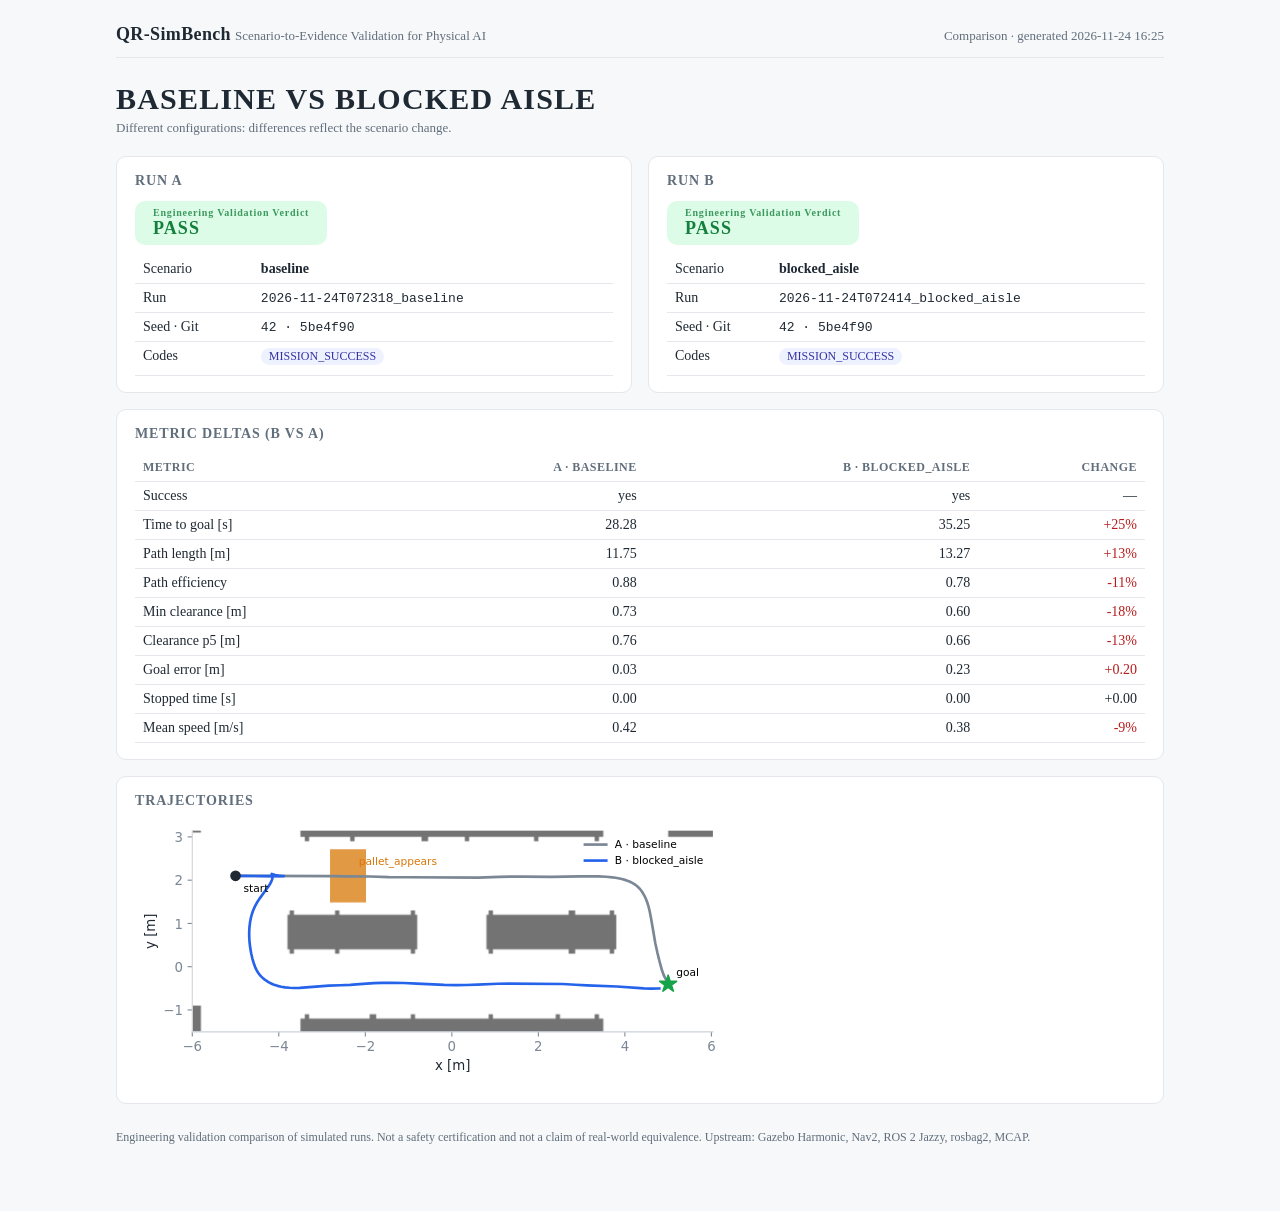
<file: reports/compare.html>
<!doctype html>
<html lang="en"><head><meta charset="utf-8"><meta name="viewport" content="width=device-width,initial-scale=1">
<title>Run comparison · QR-SimBench</title><style>:root{--ink:#1f2933;--muted:#616e7c;--line:#e4e7eb;--bg:#f7f8fa;--card:#fff;--accent:#2563eb;
--pass:#15803d;--pass-bg:#dcfce7;--warn:#b45309;--warn-bg:#fef3c7;--fail:#b91c1c;--fail-bg:#fee2e2}
*{box-sizing:border-box}
body{margin:0;background:var(--bg);color:var(--ink);font:15px/1.5 -apple-system,BlinkMacSystemFont,&#34;Segoe UI&#34;,Roboto,Helvetica,Arial,sans-serif}
.wrap{max-width:1080px;margin:0 auto;padding:24px 16px 64px}
header.brand{display:flex;justify-content:space-between;align-items:baseline;border-bottom:1px solid var(--line);padding-bottom:12px;margin-bottom:24px;flex-wrap:wrap;gap:8px}
.brand b{font-size:18px;letter-spacing:.02em}.brand span{color:var(--muted);font-size:13px}
.hero{display:flex;justify-content:space-between;align-items:center;gap:16px;flex-wrap:wrap;margin-bottom:20px}
.hero h1{margin:0;font-size:30px;letter-spacing:.04em;text-transform:uppercase}
.hero .sub{color:var(--muted);font-size:13px;margin-top:4px}
.hero .meta{color:var(--muted);font:13px/1.6 ui-monospace,SFMono-Regular,Menlo,monospace}
.verdict{display:inline-block;font-weight:700;font-size:26px;padding:6px 18px;border-radius:10px;letter-spacing:.06em}
.verdict small{display:block;font-size:10px;font-weight:600;letter-spacing:.08em;opacity:.8}
.PASS{color:var(--pass);background:var(--pass-bg)}.WARN{color:var(--warn);background:var(--warn-bg)}.FAIL{color:var(--fail);background:var(--fail-bg)}
.cards{display:grid;grid-template-columns:repeat(auto-fit,minmax(150px,1fr));gap:12px;margin-bottom:24px}
.card{background:var(--card);border:1px solid var(--line);border-radius:10px;padding:14px}
.card .k{color:var(--muted);font-size:12px;text-transform:uppercase;letter-spacing:.05em}
.card .v{font-size:24px;font-weight:650;margin-top:4px;font-variant-numeric:tabular-nums}
.card .u{font-size:13px;color:var(--muted);font-weight:400}
section{background:var(--card);border:1px solid var(--line);border-radius:10px;padding:16px 18px;margin-bottom:16px}
section h2{font-size:14px;text-transform:uppercase;letter-spacing:.06em;color:var(--muted);margin:0 0 12px}
.grid2{display:grid;grid-template-columns:1fr 1fr;gap:16px}
@media(max-width:760px){.grid2{grid-template-columns:1fr}.hero h1{font-size:24px}}
svg{max-width:100%;height:auto}
table{width:100%;border-collapse:collapse;font-size:14px}
th,td{text-align:left;padding:6px 8px;border-bottom:1px solid var(--line);vertical-align:top}
th{color:var(--muted);font-weight:600;font-size:12px;text-transform:uppercase;letter-spacing:.04em}
td.num{text-align:right;font-variant-numeric:tabular-nums}
.tag{display:inline-block;font-size:12px;padding:1px 8px;border-radius:999px;background:#eef2ff;color:#3730a3;margin:0 4px 4px 0}
pre{background:#0f172a;color:#e2e8f0;padding:12px;border-radius:8px;overflow:auto;font-size:12.5px;margin:0}
code{font-family:ui-monospace,SFMono-Regular,Menlo,monospace;font-size:13px}
.ok{color:var(--pass);font-weight:600}.bad{color:var(--fail);font-weight:600}.soft{color:var(--warn);font-weight:600}
footer{color:var(--muted);font-size:12px;margin-top:24px;line-height:1.6}
details summary{cursor:pointer;color:var(--accent);font-size:13px;margin-top:4px}
.better{color:var(--pass)}.worse{color:var(--fail)}
</style></head>
<body><div class="wrap">
<header class="brand"><div><b>QR-SimBench</b> <span>Scenario-to-Evidence Validation for Physical AI</span></div>
<span>Comparison · generated 2026-11-24 16:25</span></header>

<div class="hero"><div><h1>baseline vs blocked aisle</h1>
<div class="sub">Different configurations: differences reflect the scenario change.</div></div></div>

<div class="grid2">

<section><h2>Run A</h2>
<div class="verdict PASS" style="font-size:18px"><small>Engineering Validation Verdict</small>PASS</div>
<table style="margin-top:10px">
<tr><td>Scenario</td><td><b>baseline</b></td></tr>
<tr><td>Run</td><td><code>2026-11-24T072318_baseline</code></td></tr>
<tr><td>Seed · Git</td><td><code>42 · 5be4f90</code></td></tr>
<tr><td>Codes</td><td><span class="tag">MISSION_SUCCESS</span></td></tr>
</table></section>

<section><h2>Run B</h2>
<div class="verdict PASS" style="font-size:18px"><small>Engineering Validation Verdict</small>PASS</div>
<table style="margin-top:10px">
<tr><td>Scenario</td><td><b>blocked_aisle</b></td></tr>
<tr><td>Run</td><td><code>2026-11-24T072414_blocked_aisle</code></td></tr>
<tr><td>Seed · Git</td><td><code>42 · 5be4f90</code></td></tr>
<tr><td>Codes</td><td><span class="tag">MISSION_SUCCESS</span></td></tr>
</table></section>

</div>

<section><h2>Metric deltas (B vs A)</h2>
<table><tr><th>Metric</th><th style="text-align:right">A · baseline</th><th style="text-align:right">B · blocked_aisle</th><th style="text-align:right">Change</th></tr>
<tr><td>Success</td><td class="num">yes</td><td class="num">yes</td><td class="num ">—</td></tr><tr><td>Time to goal [s]</td><td class="num">28.28</td><td class="num">35.25</td><td class="num worse">+25%</td></tr><tr><td>Path length [m]</td><td class="num">11.75</td><td class="num">13.27</td><td class="num worse">+13%</td></tr><tr><td>Path efficiency</td><td class="num">0.88</td><td class="num">0.78</td><td class="num worse">-11%</td></tr><tr><td>Min clearance [m]</td><td class="num">0.73</td><td class="num">0.60</td><td class="num worse">-18%</td></tr><tr><td>Clearance p5 [m]</td><td class="num">0.76</td><td class="num">0.66</td><td class="num worse">-13%</td></tr><tr><td>Goal error [m]</td><td class="num">0.03</td><td class="num">0.23</td><td class="num worse">+0.20</td></tr><tr><td>Stopped time [s]</td><td class="num">0.00</td><td class="num">0.00</td><td class="num ">+0.00</td></tr><tr><td>Mean speed [m/s]</td><td class="num">0.42</td><td class="num">0.38</td><td class="num worse">-9%</td></tr>
</table></section>

<section><h2>Trajectories</h2><svg xmlns:xlink="http://www.w3.org/1999/xlink" width="442.70739pt" height="196.344549pt" viewBox="0 0 442.70739 196.344549" xmlns="http://www.w3.org/2000/svg" version="1.1">
 <metadata>
  <rdf:RDF xmlns:dc="http://purl.org/dc/elements/1.1/" xmlns:cc="http://creativecommons.org/ns#" xmlns:rdf="http://www.w3.org/1999/02/22-rdf-syntax-ns#">
   <cc:Work>
    <dc:type rdf:resource="http://purl.org/dc/dcmitype/StillImage"/>
    <dc:date>2026-11-24T16:25:17.307139</dc:date>
    <dc:format>image/svg+xml</dc:format>
    <dc:creator>
     <cc:Agent>
      <dc:title>Matplotlib v3.11.2, https://matplotlib.org/</dc:title>
     </cc:Agent>
    </dc:creator>
   </cc:Work>
  </rdf:RDF>
 </metadata>
 <defs>
  <style type="text/css">*{stroke-linejoin: round; stroke-linecap: butt}</style>
 </defs>
 <g id="figure_1">
  <g id="patch_1">
   <path d="M 0 196.344549 
L 442.70739 196.344549 
L 442.70739 0 
L 0 0 
L 0 196.344549 
z
" style="fill: none"/>
  </g>
  <g id="axes_1">
   <g id="patch_2">
    <path d="M 42.942969 158.143768 
L 433.542969 158.143768 
L 433.542969 7.2 
L 42.942969 7.2 
L 42.942969 158.143768 
z
" style="fill: none"/>
   </g>
   <g clip-path="url(#pdb1f9593f9)">
    <image xlink:href="data:image/png;base64,
iVBORw0KGgoAAAANSUhEUgAAAh4AAADSCAYAAAAFdsmsAAAPvElEQVR4nO3de4hV1R4H8DUPH2Nl4/gYH3nz/SotIkikxFSKjCgQelGRPaA/gihKQiExskAkKCooiILojwKjCKKGIvwnegglmaWp5aM0x3xlauPjXNa+95xmnGmulnedfeZ8PnDIs86h+c06a6/93Wuvmam58847V4RuXH755eG2224Lffr06e5tlMHvv/8e7r///vDqq6/qf6BHu+6668LLL78cBg8eXO5S+IfqT+WkdfPNNwseAMA/VvvP/xcAAKdG8AAAkhE8AIBkBA8AIBnBAwBIRvAAAJIRPACAZAQPACAZwQMASEbwAACSETwAgGTq030pzrS6urpwwQUXhLlz55bafv311/DNN9+Etra27HltbW2YOHFiGDFiRNV9AIVCIWzcuDFs2bKl02u9e/[base64]//fVS26RJk8LTTz8dhg8fHqpVvBh55JFHQktLS6lt+vTp2bHRv3//kAfvv/9+VuPevXuz5w0NDeG+++4LN9xwQ+k9MTzG45bKJ3hUsLiaEa/o4qNo4MCB2dVCUU1NTfZ6Na54xODxVxNV7KPYV3nplzjRxsfJbcOGDQtNTU1lq6uSHD58OJx11lkd2mLwjlfNefmcy3WBcvKKT3Fs5SXUxjEe57Oi+O/YVs2fW09mjwcAkIwVjx4mXsnHq5vi1XP8b17u45ZDvCd88kpCFPuo/cpQucWVqXhl2r7W+Dy2c+pO7sO44lHtfRi//9gPeR5b8Vhsv+qXt+OTM6t6z0g9VLyn/fjjj4dDhw6VTrzxfm41ihPX9ddfH8aMGZNtNG0vTnBx42Ze9OvXL9uLM2vWrFLb6NGjs3ZOTRzrN954Y5g6dWqpLe7tyMvthHKJt5/uueeeDpvQx40b12UgL5dp06aFZcuWZft0isHokksuKXdZ/J/EyLuiuzfceeed4bnnnut07xQA4HTZ4wEAJCN4AADJCB4AQDKCBwCQjOABACQjeAAAydT/rz+e5I/yAABnSn38A0r/6xdSxV/[base64]/nv23qLa2NnvU1NTkuhNjzSdOnMgeRbHmurq63Neex76rlM89L4y/M6s4HtvPRXkcm7G+4rxZZN7JN8EjZ3bv3h3eeOONsG3btlLbFVdcEa655prsBJ5n8cB/9913w6efflpqGz16dLjpppvCgAEDylpb3h0+fDisXLkyrF27ttR24YUXhvnz54d+/fqVtbZKcezYsWz8ffbZZ6W2MWPGZOOvsbGxrLVVoq+//jq89dZb4ciRIx3a40l97ty5Yfbs2bkIHtGqVatCS0tLKbgPGjQo3HzzzWHkyJHlLo0uCB45s3fv3vDaa6+Fzz//PHseD+x4Qr/66qtzHzzixP/hhx+GF154odQ2c+bMLDQJHt2Lk/s777yThY+iGDquvfZaweM0xt8HH3wQXnrppVLblVdeGebNmyd4/A3r168Pzz77bNi3b1+H9rjSEcNwDB55EcPmihUrsjEQTZgwIcyaNUvwyCl7PHKuq2XOSqq30uqnZzH+/lnfVVL/VVKt1U7wAACScaslJ+Jy5g8//BA2b94cDh482OG1nTt3htWrV4f6+nx/XG1tbWHXrl0d2uL3smbNmk7tdHTgwIGwZ8+eDm3x+Zdffhmam5uzvQr2enTtjz/+yI6duD+qtbW1w2u//fZbNv7iMcTp2bRpU4cNm+1XFn766afwxRdfZLddyi3Ws3379k63LtetW5fVd/7552d7PsiPmkKhsKLcRfCfzVGLFi0KO3bsyB7tN3TF/RGDBw/OzUau7iaAGDDa3xNuaGgIw4YNC7169SprbXkXJ/h4cmwfOs8+++wwdOjQMHny5LB8+fIwadKkstaYV/Gk8+ijj2Ynwl9++SXs37+/9FoMa3H85T2051EMbXFMtv9Jq6J4Ih84cGDIi19//TULnkVxvhk+fHhoamoKS5YsCddff31Z66MjR2NOxBPOxo0bu1wZiBtO46NSf1ojruLw98dEDG/[base64]/457Nmzp9R21llnhfPOOy/07t27rLXl3fHjx8P27dvDgQMHSm39+/fP+m78+PGhb9++Za0vz3r16hXGjh2bjbsdO3Z0Gn8jR47M3sPp2b9/fzYmT5w40em1IUOGhObm5tx0aWtra9i5c2fpeZxv/vWvf4WBAweGAQMGlLU2OqspFAorumgnsXjCiYFj06ZNYfHixWHt2rWl126//fbwwAMPhPr6fOfEtra2sGLFivDmm2+W2i655JKwbNmyMGzYsLLWVgmf/9KlS8NHH31UapszZ05YsmRJNsnHSbShoaGsNeZ53G3dujULHMuXLw8rV64svXbppZeGJ554IgvunJ6Wlpbw+OOPh4MHD3ZojxdA9913X7j33ntDbW1tLi54XnnllfD8889nAT46//zzw5NPPhmmTp0aRowYEZqamspdJu3k+0xWReLV7QUXXJBdmfXr16/Da/HEM23atNxftR05ciS7wmgvXnHGlZw4EfDX4kkzrna1F5/HMWHS7F68uh03bly2Snjy+Dv77LPDlClTslUPTs93330X6urqOrXH4BGD3EUXXZSb4HHyhU2fPn2ylcIYPMif8o8aAKBqWPHIoXhFUdzPkfd9Hd3VHuXhiqhS+67SPvs80Idnti/j8XvyOMzjuCzWWtyPksca+ZPgkTNxqfiuu+4KV111VekAmjFjRkWcwOMelGuuuabDcveoUaPCueeeW9a6KkHcvzF//[base64]/lvb8qeWymUM39U83fe7URPHqYrVu3ho8++ij8/vvv2fNevXqFK664IkyZMiXk3cGDB7Pat23bVmqLdcf64/fBnxP06tWrw+eff95psu7Tp0+YNWtWGD9+fK66K9a5Zs2a8Mknn4QTJ05kbeeee26YO3duGDZsWLnLy4XvvvsurFq1Khw9ejR73q9fvzB79uwwatSo0NNt3rw5fPzxx+Hw4cPZ8969e2fjeMKECeUujf8DwaOHWb9+fVi6dGnYsWNHafJ6+umnKyJ47N+/P7z44otZ+ChasGBBmD59uuBx0km8paUlLFu2LBw/frxDH8aT+XPPPZe74BHFk+rixYtLJ9axY8eGcePGCR7/9cUXX4RFixZlATxqbm7O+qYagsfatWvDY489Fnbv3p0979+/fzaOBY+eSfDoYeLVZFtbW/aI6uvrO52c8iyelIq1R8eOHStrPXkVP9M//vijtHpQFPvu5LY81RzrKwaP+O+/ul1UzZ9pcfzn+bM806r5e69GNpcCAMlY8ahg8Ypg7969pf0cUWtra4cVjnhFuWfPnmzvR97t3LkzHDlypENbXHaOez4aGhrKVlceP/d9+/b95WtxuTpvn3cch3Gstl/hiKtZ8TPPW63lEo/T9v0Tj+N4PFdD/8Qx236Fo6txHOeApqamUFdXF6pd4b/HU/G2XKWpKRQKK8pdBH9P3Ij1zDPPhPfff7/D5BX3eRSXLGtrayvmPnpcao21xwOqaOjQoVn9JpuOk06ckH/[base64]/uDql2hUAgbN27sdu7PM3s8AIBkBA8AIJn6eJ+oO/EerF/gBACcCfUPPfRQt2+44447wmWXXeYXOAEA/1h9/EmC7tjMAwCEM+TfM5XcvQka42gAAAAASUVORK5CYII=" id="image0ea81aa2c2" transform="scale(1 -1) translate(0 -151.2)" x="43.2" y="-6.984549" width="390.24" height="151.2"/>
   </g>
   <g id="patch_3">
    <path d="M 172.748643 60.608274 
L 172.7485 21.671639 
L 146.790743 21.671734 
L 146.790886 60.60837 
z
" clip-path="url(#pdb1f9593f9)" style="fill: #d97706; opacity: 0.75; stroke: #d97706; stroke-linejoin: miter"/>
   </g>
   <g id="matplotlib.axis_1">
    <g id="xtick_1">
     <g id="line2d_1">
      <defs>
       <path id="mb5b66d61e0" d="M 0 0 
L 0 3.5 
" style="stroke: #7b8794; stroke-width: 0.8"/>
      </defs>
      <g>
       <use xlink:href="#mb5b66d61e0" x="42.959787" y="158.143768" style="fill: #7b8794; stroke: #7b8794; stroke-width: 0.8"/>
      </g>
     </g>
     <g id="text_1">
      <text style="font-size: 10px; font-family: 'DejaVu Sans', 'Bitstream Vera Sans', 'Computer Modern Sans Serif', 'Lucida Grande', 'Verdana', 'Geneva', 'Lucid', 'Arial', 'Helvetica', 'Avant Garde', sans-serif; text-anchor: middle; fill: #7b8794" x="42.959787" y="172.741424" transform="rotate(-0 42.959787 172.741424)">−6</text>
     </g>
    </g>
    <g id="xtick_2">
     <g id="line2d_2">
      <g>
       <use xlink:href="#mb5b66d61e0" x="107.854179" y="158.143768" style="fill: #7b8794; stroke: #7b8794; stroke-width: 0.8"/>
      </g>
     </g>
     <g id="text_2">
      <text style="font-size: 10px; font-family: 'DejaVu Sans', 'Bitstream Vera Sans', 'Computer Modern Sans Serif', 'Lucida Grande', 'Verdana', 'Geneva', 'Lucid', 'Arial', 'Helvetica', 'Avant Garde', sans-serif; text-anchor: middle; fill: #7b8794" x="107.854179" y="172.741424" transform="rotate(-0 107.854179 172.741424)">−4</text>
     </g>
    </g>
    <g id="xtick_3">
     <g id="line2d_3">
      <g>
       <use xlink:href="#mb5b66d61e0" x="172.748571" y="158.143768" style="fill: #7b8794; stroke: #7b8794; stroke-width: 0.8"/>
      </g>
     </g>
     <g id="text_3">
      <text style="font-size: 10px; font-family: 'DejaVu Sans', 'Bitstream Vera Sans', 'Computer Modern Sans Serif', 'Lucida Grande', 'Verdana', 'Geneva', 'Lucid', 'Arial', 'Helvetica', 'Avant Garde', sans-serif; text-anchor: middle; fill: #7b8794" x="172.748571" y="172.741424" transform="rotate(-0 172.748571 172.741424)">−2</text>
     </g>
    </g>
    <g id="xtick_4">
     <g id="line2d_4">
      <g>
       <use xlink:href="#mb5b66d61e0" x="237.642963" y="158.143768" style="fill: #7b8794; stroke: #7b8794; stroke-width: 0.8"/>
      </g>
     </g>
     <g id="text_4">
      <text style="font-size: 10px; font-family: 'DejaVu Sans', 'Bitstream Vera Sans', 'Computer Modern Sans Serif', 'Lucida Grande', 'Verdana', 'Geneva', 'Lucid', 'Arial', 'Helvetica', 'Avant Garde', sans-serif; text-anchor: middle; fill: #7b8794" x="237.642963" y="172.741424" transform="rotate(-0 237.642963 172.741424)">0</text>
     </g>
    </g>
    <g id="xtick_5">
     <g id="line2d_5">
      <g>
       <use xlink:href="#mb5b66d61e0" x="302.537355" y="158.143768" style="fill: #7b8794; stroke: #7b8794; stroke-width: 0.8"/>
      </g>
     </g>
     <g id="text_5">
      <text style="font-size: 10px; font-family: 'DejaVu Sans', 'Bitstream Vera Sans', 'Computer Modern Sans Serif', 'Lucida Grande', 'Verdana', 'Geneva', 'Lucid', 'Arial', 'Helvetica', 'Avant Garde', sans-serif; text-anchor: middle; fill: #7b8794" x="302.537355" y="172.741424" transform="rotate(-0 302.537355 172.741424)">2</text>
     </g>
    </g>
    <g id="xtick_6">
     <g id="line2d_6">
      <g>
       <use xlink:href="#mb5b66d61e0" x="367.431748" y="158.143768" style="fill: #7b8794; stroke: #7b8794; stroke-width: 0.8"/>
      </g>
     </g>
     <g id="text_6">
      <text style="font-size: 10px; font-family: 'DejaVu Sans', 'Bitstream Vera Sans', 'Computer Modern Sans Serif', 'Lucida Grande', 'Verdana', 'Geneva', 'Lucid', 'Arial', 'Helvetica', 'Avant Garde', sans-serif; text-anchor: middle; fill: #7b8794" x="367.431748" y="172.741424" transform="rotate(-0 367.431748 172.741424)">4</text>
     </g>
    </g>
    <g id="xtick_7">
     <g id="line2d_7">
      <g>
       <use xlink:href="#mb5b66d61e0" x="432.32614" y="158.143768" style="fill: #7b8794; stroke: #7b8794; stroke-width: 0.8"/>
      </g>
     </g>
     <g id="text_7">
      <text style="font-size: 10px; font-family: 'DejaVu Sans', 'Bitstream Vera Sans', 'Computer Modern Sans Serif', 'Lucida Grande', 'Verdana', 'Geneva', 'Lucid', 'Arial', 'Helvetica', 'Avant Garde', sans-serif; text-anchor: middle; fill: #7b8794" x="432.32614" y="172.741424" transform="rotate(-0 432.32614 172.741424)">6</text>
     </g>
    </g>
    <g id="text_8">
     <text style="font-size: 10px; font-family: 'DejaVu Sans', 'Bitstream Vera Sans', 'Computer Modern Sans Serif', 'Lucida Grande', 'Verdana', 'Geneva', 'Lucid', 'Arial', 'Helvetica', 'Avant Garde', sans-serif; text-anchor: middle; fill: #1f2933" x="238.242969" y="186.742206" transform="rotate(-0 238.242969 186.742206)">x [m]</text>
    </g>
   </g>
   <g id="matplotlib.axis_2">
    <g id="ytick_1">
     <g id="line2d_8">
      <defs>
       <path id="me779b2f381" d="M 0 0 
L -3.5 0 
" style="stroke: #7b8794; stroke-width: 0.8"/>
      </defs>
      <g>
       <use xlink:href="#me779b2f381" x="42.942969" y="141.726312" style="fill: #7b8794; stroke: #7b8794; stroke-width: 0.8"/>
      </g>
     </g>
     <g id="text_9">
      <text style="font-size: 10px; font-family: 'DejaVu Sans', 'Bitstream Vera Sans', 'Computer Modern Sans Serif', 'Lucida Grande', 'Verdana', 'Geneva', 'Lucid', 'Arial', 'Helvetica', 'Avant Garde', sans-serif; text-anchor: end; fill: #7b8794" x="35.942969" y="145.52514" transform="rotate(-0 35.942969 145.52514)">−1</text>
     </g>
    </g>
    <g id="ytick_2">
     <g id="line2d_9">
      <g>
       <use xlink:href="#me779b2f381" x="42.942969" y="109.279116" style="fill: #7b8794; stroke: #7b8794; stroke-width: 0.8"/>
      </g>
     </g>
     <g id="text_10">
      <text style="font-size: 10px; font-family: 'DejaVu Sans', 'Bitstream Vera Sans', 'Computer Modern Sans Serif', 'Lucida Grande', 'Verdana', 'Geneva', 'Lucid', 'Arial', 'Helvetica', 'Avant Garde', sans-serif; text-anchor: end; fill: #7b8794" x="35.942969" y="113.077944" transform="rotate(-0 35.942969 113.077944)">0</text>
     </g>
    </g>
    <g id="ytick_3">
     <g id="line2d_10">
      <g>
       <use xlink:href="#me779b2f381" x="42.942969" y="76.83192" style="fill: #7b8794; stroke: #7b8794; stroke-width: 0.8"/>
      </g>
     </g>
     <g id="text_11">
      <text style="font-size: 10px; font-family: 'DejaVu Sans', 'Bitstream Vera Sans', 'Computer Modern Sans Serif', 'Lucida Grande', 'Verdana', 'Geneva', 'Lucid', 'Arial', 'Helvetica', 'Avant Garde', sans-serif; text-anchor: end; fill: #7b8794" x="35.942969" y="80.630748" transform="rotate(-0 35.942969 80.630748)">1</text>
     </g>
    </g>
    <g id="ytick_4">
     <g id="line2d_11">
      <g>
       <use xlink:href="#me779b2f381" x="42.942969" y="44.384724" style="fill: #7b8794; stroke: #7b8794; stroke-width: 0.8"/>
      </g>
     </g>
     <g id="text_12">
      <text style="font-size: 10px; font-family: 'DejaVu Sans', 'Bitstream Vera Sans', 'Computer Modern Sans Serif', 'Lucida Grande', 'Verdana', 'Geneva', 'Lucid', 'Arial', 'Helvetica', 'Avant Garde', sans-serif; text-anchor: end; fill: #7b8794" x="35.942969" y="48.183552" transform="rotate(-0 35.942969 48.183552)">2</text>
     </g>
    </g>
    <g id="ytick_5">
     <g id="line2d_12">
      <g>
       <use xlink:href="#me779b2f381" x="42.942969" y="11.937528" style="fill: #7b8794; stroke: #7b8794; stroke-width: 0.8"/>
      </g>
     </g>
     <g id="text_13">
      <text style="font-size: 10px; font-family: 'DejaVu Sans', 'Bitstream Vera Sans', 'Computer Modern Sans Serif', 'Lucida Grande', 'Verdana', 'Geneva', 'Lucid', 'Arial', 'Helvetica', 'Avant Garde', sans-serif; text-anchor: end; fill: #7b8794" x="35.942969" y="15.736356" transform="rotate(-0 35.942969 15.736356)">3</text>
     </g>
    </g>
    <g id="text_14">
     <text style="font-size: 10px; font-family: 'DejaVu Sans', 'Bitstream Vera Sans', 'Computer Modern Sans Serif', 'Lucida Grande', 'Verdana', 'Geneva', 'Lucid', 'Arial', 'Helvetica', 'Avant Garde', sans-serif; text-anchor: middle; fill: #1f2933" x="14.798438" y="82.671884" transform="rotate(-90 14.798438 82.671884)">y [m]</text>
    </g>
   </g>
   <g id="line2d_13">
    <path d="M 75.390165 41.140008 
L 78.171004 41.141155 
L 148.543786 41.31918 
L 157.664016 41.500749 
L 176.484891 41.648397 
L 190.431177 42.126228 
L 204.940739 42.169876 
L 257.584959 42.428425 
L 273.156442 41.934039 
L 283.369811 41.660336 
L 291.438742 41.669685 
L 312.375007 41.912182 
L 333.870189 41.524381 
L 347.194724 41.565938 
L 353.336465 41.81157 
L 357.942789 42.22559 
L 361.543378 42.757618 
L 365.130895 43.514902 
L 368.108035 44.366533 
L 370.893483 45.408731 
L 373.2537 46.567517 
L 375.029217 47.679068 
L 376.664965 48.954788 
L 378.181218 50.415996 
L 379.610964 52.116622 
L 380.954517 54.074112 
L 382.189942 56.275093 
L 383.280661 58.637047 
L 384.369778 61.551364 
L 385.275124 64.58704 
L 386.146771 68.257859 
L 387.136308 73.551311 
L 390.322933 92.063026 
L 391.826821 98.880026 
L 393.904939 107.238487 
L 395.242707 111.972456 
L 396.325468 115.027181 
L 397.361832 117.298717 
L 398.454795 119.161459 
L 399.599869 120.660736 
L 400.624312 121.648501 
L 401.095773 121.985415 
L 400.839357 121.926026 
" clip-path="url(#pdb1f9593f9)" style="fill: none; stroke: #7b8794; stroke-width: 2; stroke-linecap: square"/>
   </g>
   <g id="line2d_14">
    <path d="M 75.390165 41.140008 
L 78.052051 41.143171 
L 97.845533 41.29838 
L 111.686744 41.290921 
L 110.409771 41.265288 
L 107.592571 41.014058 
L 105.147158 40.580093 
L 103.401152 40.046484 
L 102.562759 39.649509 
L 102.808498 39.921925 
L 103.014338 40.390256 
L 103.167831 41.339682 
L 103.120401 42.466086 
L 102.83149 43.802873 
L 102.285309 45.26133 
L 101.392839 47.005095 
L 99.932662 49.311907 
L 97.423607 52.756416 
L 93.287198 58.396479 
L 91.395529 61.375351 
L 89.96495 64.013457 
L 88.732251 66.767763 
L 87.690517 69.729893 
L 86.874887 72.81631 
L 86.278022 75.97859 
L 85.837404 79.696988 
L 85.640817 83.434007 
L 85.670052 87.180658 
L 85.912705 90.919527 
L 86.414258 95.121725 
L 87.123648 99.221097 
L 88.030553 103.178172 
L 89.000548 106.502185 
L 90.11853 109.55222 
L 91.10722 111.675138 
L 92.235831 113.604565 
L 93.365977 115.158697 
L 94.736926 116.706522 
L 96.354523 118.209202 
L 98.164775 119.600628 
L 100.095354 120.823845 
L 102.127881 121.879432 
L 104.234681 122.764707 
L 106.902289 123.634122 
L 109.666655 124.297702 
L 112.486234 124.766578 
L 115.853564 125.098293 
L 119.389633 125.226654 
L 123.558857 125.146932 
L 128.360357 124.822789 
L 145.456686 123.429788 
L 154.048604 123.190442 
L 161.467874 122.900545 
L 168.425574 122.387302 
L 179.145276 121.585012 
L 185.061133 121.363651 
L 192.054577 121.331934 
L 201.730447 121.531824 
L 211.399012 121.942052 
L 231.787546 122.888657 
L 240.878313 123.071854 
L 248.38191 122.99434 
L 256.968046 122.66798 
L 272.012504 122.09368 
L 280.616168 122.027694 
L 320.685631 122.280197 
L 330.361798 122.847762 
L 338.941742 123.267784 
L 361.501562 124.108071 
L 381.554086 125.534365 
L 387.311451 125.693508 
L 392.604186 125.623955 
L 393.241263 125.604405 
L 393.241263 125.604405 
" clip-path="url(#pdb1f9593f9)" style="fill: none; stroke: #2563eb; stroke-width: 2; stroke-linecap: square"/>
   </g>
   <g id="line2d_15">
    <defs>
     <path id="m6543f90c1b" d="M 0 3.5 
C 0.928211 3.5 1.81853 3.131218 2.474874 2.474874 
C 3.131218 1.81853 3.5 0.928211 3.5 0 
C 3.5 -0.928211 3.131218 -1.81853 2.474874 -2.474874 
C 1.81853 -3.131218 0.928211 -3.5 0 -3.5 
C -0.928211 -3.5 -1.81853 -3.131218 -2.474874 -2.474874 
C -3.131218 -1.81853 -3.5 -0.928211 -3.5 0 
C -3.5 0.928211 -3.131218 1.81853 -2.474874 2.474874 
C -1.81853 3.131218 -0.928211 3.5 0 3.5 
z
" style="stroke: #1f2933"/>
    </defs>
    <g clip-path="url(#pdb1f9593f9)">
     <use xlink:href="#m6543f90c1b" x="75.406983" y="41.140004" style="fill: #1f2933; stroke: #1f2933"/>
    </g>
   </g>
   <g id="line2d_16">
    <defs>
     <path id="m3f3aa052c7" d="M 0 -7 
L -1.571598 -2.163119 
L -6.657396 -2.163119 
L -2.542899 0.826238 
L -4.114497 5.663119 
L -0 2.673762 
L 4.114497 5.663119 
L 2.542899 0.826238 
L 6.657396 -2.163119 
L 1.571598 -2.163119 
z
" style="stroke: #16a34a; stroke-linejoin: bevel"/>
    </defs>
    <g clip-path="url(#pdb1f9593f9)">
     <use xlink:href="#m3f3aa052c7" x="399.878944" y="122.257994" style="fill: #16a34a; stroke: #16a34a; stroke-linejoin: bevel"/>
    </g>
   </g>
   <g id="patch_4">
    <path d="M 42.942969 158.143768 
L 42.942969 7.2 
" style="fill: none; stroke: #cbd2d9; stroke-width: 0.8; stroke-linejoin: miter; stroke-linecap: square"/>
   </g>
   <g id="patch_5">
    <path d="M 42.942969 158.143768 
L 433.542969 158.143768 
" style="fill: none; stroke: #cbd2d9; stroke-width: 0.8; stroke-linejoin: miter; stroke-linecap: square"/>
   </g>
   <g id="text_15">
    <text style="font-size: 8px; font-family: 'DejaVu Sans', 'Bitstream Vera Sans', 'Computer Modern Sans Serif', 'Lucida Grande', 'Verdana', 'Geneva', 'Lucid', 'Arial', 'Helvetica', 'Avant Garde', sans-serif; text-anchor: start; fill: #d97706" x="167.769693" y="33.140004" transform="rotate(-0 167.769693 33.140004)">pallet_appears</text>
   </g>
   <g id="text_16">
    <text style="font-size: 8px; font-family: 'DejaVu Sans', 'Bitstream Vera Sans', 'Computer Modern Sans Serif', 'Lucida Grande', 'Verdana', 'Geneva', 'Lucid', 'Arial', 'Helvetica', 'Avant Garde', sans-serif; text-anchor: start" x="81.406983" y="53.140004" transform="rotate(-0 81.406983 53.140004)">start</text>
   </g>
   <g id="text_17">
    <text style="font-size: 8px; font-family: 'DejaVu Sans', 'Bitstream Vera Sans', 'Computer Modern Sans Serif', 'Lucida Grande', 'Verdana', 'Geneva', 'Lucid', 'Arial', 'Helvetica', 'Avant Garde', sans-serif; text-anchor: start" x="405.878944" y="116.257994" transform="rotate(-0 405.878944 116.257994)">goal</text>
   </g>
   <g id="legend_1">
    <g id="line2d_17">
     <path d="M 337.445469 17.67875 
L 345.445469 17.67875 
L 353.445469 17.67875 
" style="fill: none; stroke: #7b8794; stroke-width: 2; stroke-linecap: square"/>
    </g>
    <g id="text_18">
     <text style="font-size: 8px; font-family: 'DejaVu Sans', 'Bitstream Vera Sans', 'Computer Modern Sans Serif', 'Lucida Grande', 'Verdana', 'Geneva', 'Lucid', 'Arial', 'Helvetica', 'Avant Garde', sans-serif; text-anchor: start" x="359.845469" y="20.47875" transform="rotate(-0 359.845469 20.47875)">A · baseline</text>
    </g>
    <g id="line2d_18">
     <path d="M 337.445469 29.679375 
L 345.445469 29.679375 
L 353.445469 29.679375 
" style="fill: none; stroke: #2563eb; stroke-width: 2; stroke-linecap: square"/>
    </g>
    <g id="text_19">
     <text style="font-size: 8px; font-family: 'DejaVu Sans', 'Bitstream Vera Sans', 'Computer Modern Sans Serif', 'Lucida Grande', 'Verdana', 'Geneva', 'Lucid', 'Arial', 'Helvetica', 'Avant Garde', sans-serif; text-anchor: start" x="359.845469" y="32.479375" transform="rotate(-0 359.845469 32.479375)">B · blocked_aisle</text>
    </g>
   </g>
  </g>
 </g>
 <defs>
  <clipPath id="pdb1f9593f9">
   <rect x="42.942969" y="7.2" width="390.6" height="150.943768"/>
  </clipPath>
 </defs>
</svg>
</section>

<footer>Engineering validation comparison of simulated runs. Not a safety certification and not a claim of real-world equivalence.
Upstream: Gazebo Harmonic, Nav2, ROS 2 Jazzy, rosbag2, MCAP.</footer>
</div></body></html>
</file>
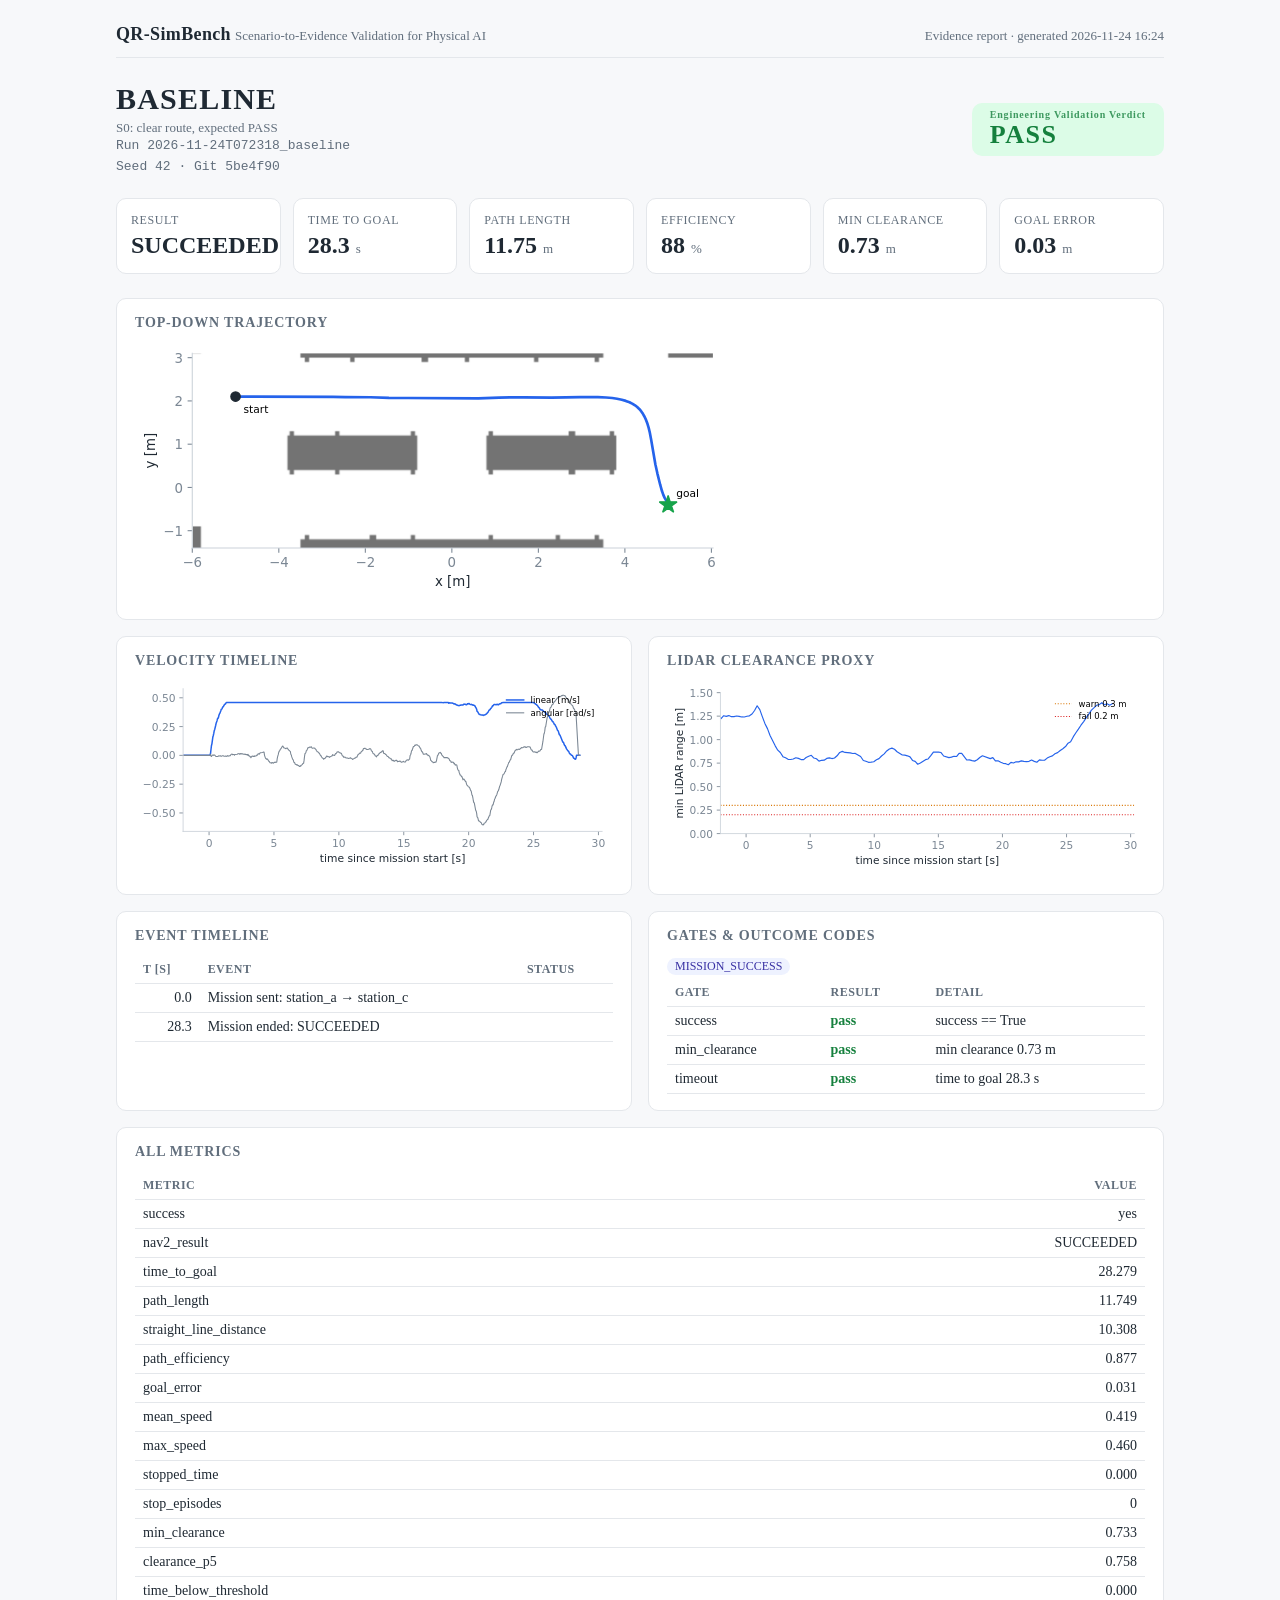
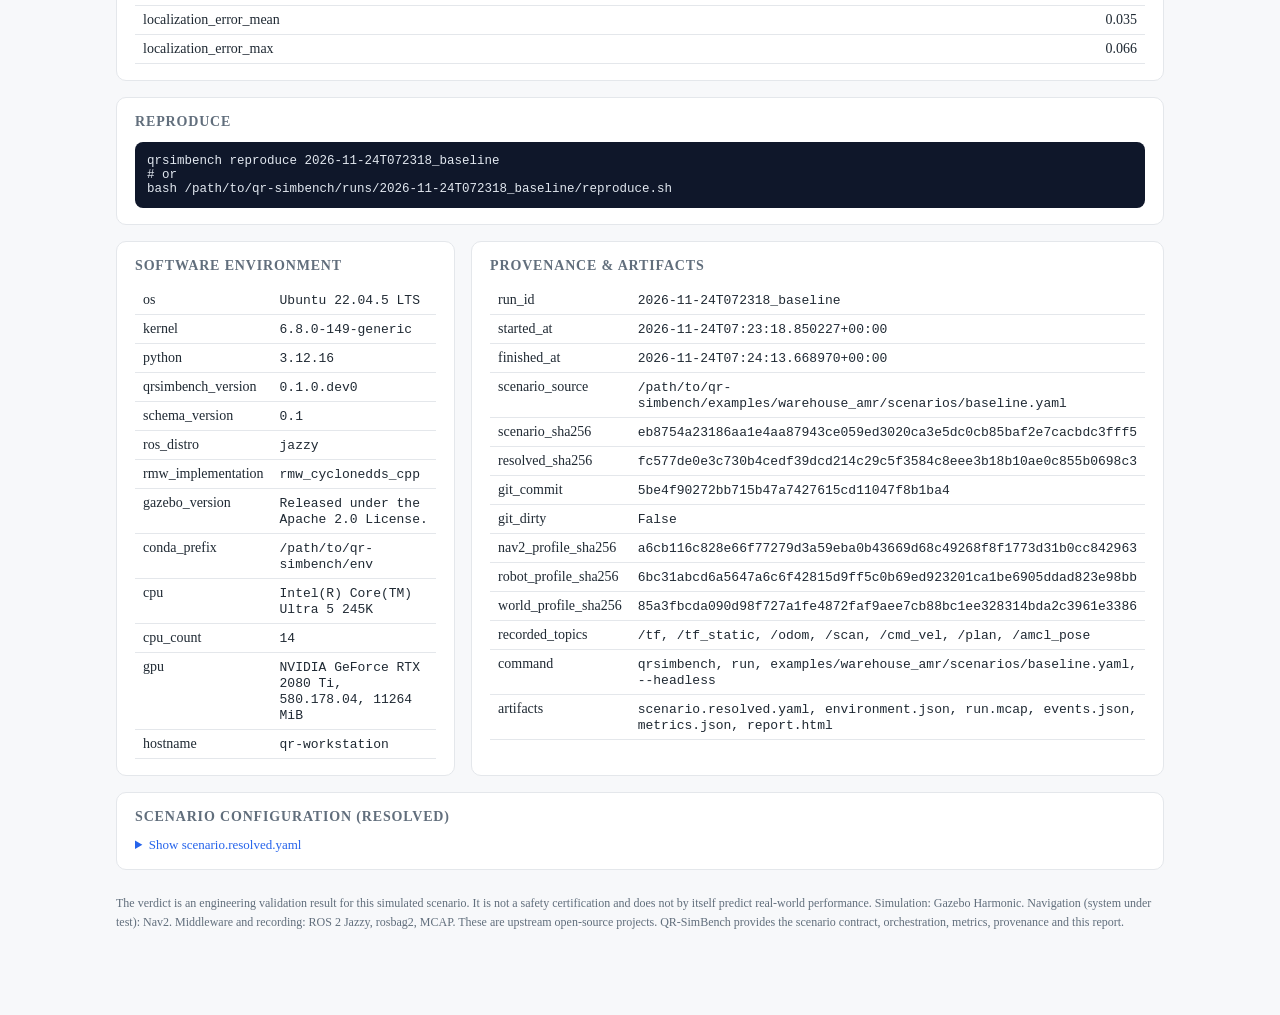
<file: reports/baseline/report.html>
<!doctype html>
<html lang="en"><head><meta charset="utf-8"><meta name="viewport" content="width=device-width,initial-scale=1">
<title>baseline · QR-SimBench</title><style>:root{--ink:#1f2933;--muted:#616e7c;--line:#e4e7eb;--bg:#f7f8fa;--card:#fff;--accent:#2563eb;
--pass:#15803d;--pass-bg:#dcfce7;--warn:#b45309;--warn-bg:#fef3c7;--fail:#b91c1c;--fail-bg:#fee2e2}
*{box-sizing:border-box}
body{margin:0;background:var(--bg);color:var(--ink);font:15px/1.5 -apple-system,BlinkMacSystemFont,&#34;Segoe UI&#34;,Roboto,Helvetica,Arial,sans-serif}
.wrap{max-width:1080px;margin:0 auto;padding:24px 16px 64px}
header.brand{display:flex;justify-content:space-between;align-items:baseline;border-bottom:1px solid var(--line);padding-bottom:12px;margin-bottom:24px;flex-wrap:wrap;gap:8px}
.brand b{font-size:18px;letter-spacing:.02em}.brand span{color:var(--muted);font-size:13px}
.hero{display:flex;justify-content:space-between;align-items:center;gap:16px;flex-wrap:wrap;margin-bottom:20px}
.hero h1{margin:0;font-size:30px;letter-spacing:.04em;text-transform:uppercase}
.hero .sub{color:var(--muted);font-size:13px;margin-top:4px}
.hero .meta{color:var(--muted);font:13px/1.6 ui-monospace,SFMono-Regular,Menlo,monospace}
.verdict{display:inline-block;font-weight:700;font-size:26px;padding:6px 18px;border-radius:10px;letter-spacing:.06em}
.verdict small{display:block;font-size:10px;font-weight:600;letter-spacing:.08em;opacity:.8}
.PASS{color:var(--pass);background:var(--pass-bg)}.WARN{color:var(--warn);background:var(--warn-bg)}.FAIL{color:var(--fail);background:var(--fail-bg)}
.cards{display:grid;grid-template-columns:repeat(auto-fit,minmax(150px,1fr));gap:12px;margin-bottom:24px}
.card{background:var(--card);border:1px solid var(--line);border-radius:10px;padding:14px}
.card .k{color:var(--muted);font-size:12px;text-transform:uppercase;letter-spacing:.05em}
.card .v{font-size:24px;font-weight:650;margin-top:4px;font-variant-numeric:tabular-nums}
.card .u{font-size:13px;color:var(--muted);font-weight:400}
section{background:var(--card);border:1px solid var(--line);border-radius:10px;padding:16px 18px;margin-bottom:16px}
section h2{font-size:14px;text-transform:uppercase;letter-spacing:.06em;color:var(--muted);margin:0 0 12px}
.grid2{display:grid;grid-template-columns:1fr 1fr;gap:16px}
@media(max-width:760px){.grid2{grid-template-columns:1fr}.hero h1{font-size:24px}}
svg{max-width:100%;height:auto}
table{width:100%;border-collapse:collapse;font-size:14px}
th,td{text-align:left;padding:6px 8px;border-bottom:1px solid var(--line);vertical-align:top}
th{color:var(--muted);font-weight:600;font-size:12px;text-transform:uppercase;letter-spacing:.04em}
td.num{text-align:right;font-variant-numeric:tabular-nums}
.tag{display:inline-block;font-size:12px;padding:1px 8px;border-radius:999px;background:#eef2ff;color:#3730a3;margin:0 4px 4px 0}
pre{background:#0f172a;color:#e2e8f0;padding:12px;border-radius:8px;overflow:auto;font-size:12.5px;margin:0}
code{font-family:ui-monospace,SFMono-Regular,Menlo,monospace;font-size:13px}
.ok{color:var(--pass);font-weight:600}.bad{color:var(--fail);font-weight:600}.soft{color:var(--warn);font-weight:600}
footer{color:var(--muted);font-size:12px;margin-top:24px;line-height:1.6}
details summary{cursor:pointer;color:var(--accent);font-size:13px;margin-top:4px}
.better{color:var(--pass)}.worse{color:var(--fail)}
</style></head>
<body><div class="wrap">
<header class="brand"><div><b>QR-SimBench</b> <span>Scenario-to-Evidence Validation for Physical AI</span></div>
<span>Evidence report · generated 2026-11-24 16:24</span></header>

<div class="hero">
  <div>
    <h1>baseline</h1>
    <div class="sub">S0: clear route, expected PASS</div>
    <div class="meta">Run 2026-11-24T072318_baseline<br>Seed 42 · Git 5be4f90</div>
  </div>
  <div class="verdict PASS"><small>Engineering Validation Verdict</small>PASS</div>
</div>

<div class="cards">
<div class="card"><div class="k">Result</div><div class="v">SUCCEEDED <span class="u"></span></div></div>
<div class="card"><div class="k">Time to goal</div><div class="v">28.3 <span class="u">s</span></div></div>
<div class="card"><div class="k">Path length</div><div class="v">11.75 <span class="u">m</span></div></div>
<div class="card"><div class="k">Efficiency</div><div class="v">88 <span class="u">%</span></div></div>
<div class="card"><div class="k">Min clearance</div><div class="v">0.73 <span class="u">m</span></div></div>
<div class="card"><div class="k">Goal error</div><div class="v">0.03 <span class="u">m</span></div></div>
</div>

<section><h2>Top-down trajectory</h2><svg xmlns:xlink="http://www.w3.org/1999/xlink" width="442.70739pt" height="191.967272pt" viewBox="0 0 442.70739 191.967272" xmlns="http://www.w3.org/2000/svg" version="1.1">
 <metadata>
  <rdf:RDF xmlns:dc="http://purl.org/dc/elements/1.1/" xmlns:cc="http://creativecommons.org/ns#" xmlns:rdf="http://www.w3.org/1999/02/22-rdf-syntax-ns#">
   <cc:Work>
    <dc:type rdf:resource="http://purl.org/dc/dcmitype/StillImage"/>
    <dc:date>2026-11-24T16:24:14.030212</dc:date>
    <dc:format>image/svg+xml</dc:format>
    <dc:creator>
     <cc:Agent>
      <dc:title>Matplotlib v3.11.2, https://matplotlib.org/</dc:title>
     </cc:Agent>
    </dc:creator>
   </cc:Work>
  </rdf:RDF>
 </metadata>
 <defs>
  <style type="text/css">*{stroke-linejoin: round; stroke-linecap: butt}</style>
 </defs>
 <g id="figure_1">
  <g id="patch_1">
   <path d="M 0 191.967272 
L 442.70739 191.967272 
L 442.70739 0 
L 0 0 
L 0 191.967272 
z
" style="fill: none"/>
  </g>
  <g id="axes_1">
   <g id="patch_2">
    <path d="M 42.942969 153.766491 
L 433.542969 153.766491 
L 433.542969 7.727654 
L 42.942969 7.727654 
L 42.942969 153.766491 
z
" style="fill: none"/>
   </g>
   <g clip-path="url(#pf620093aad)">
    <image xlink:href="data:image/png;base64,
iVBORw0KGgoAAAANSUhEUgAAAh4AAADLCAYAAAAhr5r/AAAPKElEQVR4nO3da4hVVf8H8N/oeM17mY1leUntYpmpaXaFoqCL2ouKgiKKIiy6UAkVBCUVgVlB1ouyxwgkehH5IgiRTCwpCa3oYllRVKaWpeWo46jzsPb/P+eZUfPxKV1nz8znA+KcdQ7OmnXWXvu71/6dsSYiZsd+3HDDDfHss8/GYYcdtr+XUQX19fVx++23x/z5840/0K5dfvnlMW/evBg4cGC1u8I/1Omf/gMAAAdK8AAAshE8AIBsBA8AIBvBAwDIRvAAALIRPACAbGrzfSsOtpqamhg0aFAcf/zxlbatW7fG+vXrY9euXZXXpM+99+nTp8O9AU1NTbFx48bYtGnTXs917tw5jjzyyNL8fpr0fm3YsKH43SzNUt9SH1NfObD3+5dffok//vij0tajR4/iGKmt7bhL3b7mVq9evYq51alTOa49t2zZUvRx9+7dxePUr7Ru9e7du/Kauro6x0I70XGPxnagW7ducfPNN8f06dMrbR988EHMmjWrOOE2v+amm26KqVOnRkezc+fOeP7552PBggV7PZeC2L333htTpkyJMvjzzz/j8ccfjyVLllTazjjjjLj//vtbLb78tYaGhnj66afjjTfeqLSdeOKJ8dBDDxXho6NKwfuxxx6LZcuWVdrOPPPMmDlzZhFAymDp0qXF/N+8eXMlMM6YMSMuuuiiymv69+/vWGgnBI82LF0JjxgxovjTLB24Xbt2rTxOVw7Dhw+PyZMnR0fT2NjY6iTUUpcuXWL06NGlGZfffvstBgwY0KotPR4/fvxe7ezbtm3biqv4PQPm6aefHkOGDOmww5Z2gdJJu6XDDz88JkyYEP369Ysy+Pnnn1vtSqW1beTIkaU5Pjm4yrHPBgB0CIIHQAeTar/Kpox94tBwq6WdGTp0aNxyyy2VArt022XMmDHREaXbTOeee26lYK2ldG972LBhURbdu3ePyy67LI499thK26mnnlq0c2DSVv2FF17YqmA4FV6XpY6hWlK9xLRp01rdkh03blxR/1UW6X269dZbKwWwad6nW6G0Tyli+t9p25F0kk1V7KnCv/kqIt0vLUv1ek5pDJrHY09lG5fU19TPliEp9S310ZWgMWzvc8u61bHY8Whn0oJSlpNptTWHi7bwcdTU1478kc+DwRi23XGxbnUszlAAQDaCBwCQjeABAGQjeAAA2QgeAEA2ggcAkE3tnXfeud8XTJo0qfQfxQIA2oaahoaG/f4CsbL9ohkAoO2qbfk/[base64]/zyS/G4pqYmxowZExMmTIhOncqdE3ft2hUffPBBfPHFF5W2o446Ks4777zo1atXVftWdg0NDfHuu+/Gd999V2kbOnRonH322dGtW7eq9q2t2LlzZzH/Vq9eXWmrq6uLc8891/z7G7799ttYvnx5MTdbSmvSuHHj4rTTTiu+rrampqb45JNPYuXKlbF79+6irW/fvsW6M3DgwGp3j30QPEomBY4nn3wyPvzww0rbHXfcURzoZQ8ejY2N8dprr8ULL7xQaTvrrLPilFNOsfD/F1u3bo2XXnop3njjjUrb9OnT4/TTTxc8/of59+qrrxbj2CyFjlNPPdX8+xtWrVoVM2fOLC6GWkrr0AMPPBBjx44tRfBIFi9eHA8//HBx8ZOMHDkyhg0bJniUlOBRMimxb9++vTgRtVxQ24odO3a06nv6WdIVCfuXxihdWbYcu/TY2Jl/1dxBSvOx5ZxsDh5lW5NSf1I/m4PHtm3bKrsflE+5L6EBgHbFjkdJpJ2BtKX566+/FrsGLdXX18e6deuitra2Te12NF+JbNiwIbp27Vq1frUF6b1Pc6Cl9DiNXbpyS/esu3TpUrX+lf3KPI3fn3/+udf8S3MyjWHZj50y2rRp0z533FJbGuu0JpXlVkvqz55zYuPGjUUf07HTo0ePqvWNvdU0NTXN3kc7ma1YsSLmzJkTa9euLQqlWt5XTUWGo0aNKs1B/lfSCTIV9v3www+Vtv79+xc1Hg78/UsB7bPPPov169dX2gYNGhQnn3xy8d7fd999MXz48EP47rVd6eSS6qI+/vjjorD5xx9/rDw3YMCAYv517969qn1sq+Oa5mQ6ie/p+OOPjxEjRkSZCmG//[base64]/ana9eu0b9//9ixY0ds2bIldu7cWXmue/fu0bNnzzYxgPX19dHQ0FB5XFtbG7169YpOnWTc/WlqairGLr3/LefEYYcdFn379o3OnTsf0vetLUtzK43RgAEDzL+DKM3FNCfT3NxTjx49ij9lsX379ti6dWurOdG7d+9iXnTr1q2qfWNvNU1NTbP30U5m69ati5UrV8Z3330XTz/9dKxZs6by3NSpU+O6664r/cmnsbEx/vWvf8Vbb71VaTvppJPizjvvjIEDB1a1b2WXwuZzzz0X77//fqVt8uTJMWPGjDj66KNj/PjxxSLK3tLJMR07a9eujZdeeikWLVpUeW7MmDHF/Dv88MMN3f/ovffei+eff77VCT2pqamJq6++Oq688sri6zJ4/fXXY8GCBbF79+7i8eDBg+Ouu+6KE044IcaOHRvHHntstbtIC3Y8SuKoo46KSy65JL766qt4+eWXWz03cuTImDZtWnTp0iXKLF11vPPOO63a0oJ/8cUXx3HHHVe1frUFv/32WyxcuLBVWwocl156aXElz19Lu0LnnHNObNu2Ld5+++1Wzx1xxBHF/BsyZIgh/Bs7Hi+++OJe7SlsnHjiiTF9+vRS7GSmHZkvv/yyVQhKu6znn39+TJw4sap9Y9+qP2sAgA5D8AAAsnGrpWRSQdQFF1wQQ4cOrbSle5RluZe6P6kGJdUiXHXVVZW2tCXbVgpjqykVkk6ZMqVVHc+kSZOKdg5MGrsJEybEpk2bWtUYlakIsi1Jt6euuOKKfdZ4pHEtk1TLkWpOmms86urq3KIsMcWlJbNr167iQE9/N0tV2emTLWUPH+lea7rP3vKTGelTLSl4lOFecJmlBTONXSrQbZZqetJJ09gdGPPv4ErHcZqT+/pUS1qP0rpUhjUp9S99ki7VmDVLx0xad9L6Q/[base64]/++mt8+umn0dDQUDzu3LlznHDCCXHMMceU/g3Yvn170feNGzdW2lK/U//Tz8H/aWpqim+//Ta++eab4uuWamtr46STToq6urpSDVfq5/fffx9r1qyJ3bt3F209e/aMU045Jfr161ft7pXCTz/9FKtXr46dO3cWj7t16xYnn3xyDBw4MNq79evXx+effx47duwo9Tzm4BA82pl04r777rtjw4YNxeMePXrEI488Etdee22U3e+//[base64]/a6qidiy5YtxTjtGTz69u0b27ZtK22f07xsbGwsHqcw2fw1URynaXzq6+uL4di1a1exC9gRpDm7bt26ym5nnz59SjuP+efUeAAA2djxaMPSTkC6J5qujFrueLTcIWh+TVvY9UhXOHtewadt+bbQ95zSGP3VTkFZ3+/Ur9TnlnMz/Rzpir5sfa2W5vqGZmms0vHcEcbnQH72VOfVtWvXqKmpiY6u6f+Pp+bblm1NTVNT0+xqd4K/Jx2YCxYsKO4NtyxQW7p0aWWbMhVpTZ48OUaPHl36YU6LTOp7y1sto0aNijPPPLP4OfjPovPRRx/FypUr9xqSLl26xNlnnx3Dhw8vZf3RihUrKuEj1aOcd955MWjQoGp3rRRS4e3y5csrJ5N0K+qcc86JIUOGRHuXCo9TbVdzUXyax2eddVaMGDGi8pqxY8fGDTfcUMybjq6xsTFee+21WLJkSbRFgkcblu4F33777TF//vxqdwXgkLr88stj3rx5HeJTPv9NCmj33HNPzJ07N9oiNR4AQDaCBwCQTe3ixYv3+4LBgwcX9QF+gRMAEP/QvwFTasWAy7VRTAAAAABJRU5ErkJggg==" id="imageb080d4eb68" transform="scale(1 -1) translate(0 -146.16)" x="43.2" y="-7.647272" width="390.24" height="146.16"/>
   </g>
   <g id="matplotlib.axis_1">
    <g id="xtick_1">
     <g id="line2d_1">
      <defs>
       <path id="m71cb4aa676" d="M 0 0 
L 0 3.5 
" style="stroke: #7b8794; stroke-width: 0.8"/>
      </defs>
      <g>
       <use xlink:href="#m71cb4aa676" x="42.959787" y="153.766491" style="fill: #7b8794; stroke: #7b8794; stroke-width: 0.8"/>
      </g>
     </g>
     <g id="text_1">
      <text style="font-size: 10px; font-family: 'DejaVu Sans', 'Bitstream Vera Sans', 'Computer Modern Sans Serif', 'Lucida Grande', 'Verdana', 'Geneva', 'Lucid', 'Arial', 'Helvetica', 'Avant Garde', sans-serif; text-anchor: middle; fill: #7b8794" x="42.959787" y="168.364147" transform="rotate(-0 42.959787 168.364147)">−6</text>
     </g>
    </g>
    <g id="xtick_2">
     <g id="line2d_2">
      <g>
       <use xlink:href="#m71cb4aa676" x="107.854179" y="153.766491" style="fill: #7b8794; stroke: #7b8794; stroke-width: 0.8"/>
      </g>
     </g>
     <g id="text_2">
      <text style="font-size: 10px; font-family: 'DejaVu Sans', 'Bitstream Vera Sans', 'Computer Modern Sans Serif', 'Lucida Grande', 'Verdana', 'Geneva', 'Lucid', 'Arial', 'Helvetica', 'Avant Garde', sans-serif; text-anchor: middle; fill: #7b8794" x="107.854179" y="168.364147" transform="rotate(-0 107.854179 168.364147)">−4</text>
     </g>
    </g>
    <g id="xtick_3">
     <g id="line2d_3">
      <g>
       <use xlink:href="#m71cb4aa676" x="172.748571" y="153.766491" style="fill: #7b8794; stroke: #7b8794; stroke-width: 0.8"/>
      </g>
     </g>
     <g id="text_3">
      <text style="font-size: 10px; font-family: 'DejaVu Sans', 'Bitstream Vera Sans', 'Computer Modern Sans Serif', 'Lucida Grande', 'Verdana', 'Geneva', 'Lucid', 'Arial', 'Helvetica', 'Avant Garde', sans-serif; text-anchor: middle; fill: #7b8794" x="172.748571" y="168.364147" transform="rotate(-0 172.748571 168.364147)">−2</text>
     </g>
    </g>
    <g id="xtick_4">
     <g id="line2d_4">
      <g>
       <use xlink:href="#m71cb4aa676" x="237.642963" y="153.766491" style="fill: #7b8794; stroke: #7b8794; stroke-width: 0.8"/>
      </g>
     </g>
     <g id="text_4">
      <text style="font-size: 10px; font-family: 'DejaVu Sans', 'Bitstream Vera Sans', 'Computer Modern Sans Serif', 'Lucida Grande', 'Verdana', 'Geneva', 'Lucid', 'Arial', 'Helvetica', 'Avant Garde', sans-serif; text-anchor: middle; fill: #7b8794" x="237.642963" y="168.364147" transform="rotate(-0 237.642963 168.364147)">0</text>
     </g>
    </g>
    <g id="xtick_5">
     <g id="line2d_5">
      <g>
       <use xlink:href="#m71cb4aa676" x="302.537355" y="153.766491" style="fill: #7b8794; stroke: #7b8794; stroke-width: 0.8"/>
      </g>
     </g>
     <g id="text_5">
      <text style="font-size: 10px; font-family: 'DejaVu Sans', 'Bitstream Vera Sans', 'Computer Modern Sans Serif', 'Lucida Grande', 'Verdana', 'Geneva', 'Lucid', 'Arial', 'Helvetica', 'Avant Garde', sans-serif; text-anchor: middle; fill: #7b8794" x="302.537355" y="168.364147" transform="rotate(-0 302.537355 168.364147)">2</text>
     </g>
    </g>
    <g id="xtick_6">
     <g id="line2d_6">
      <g>
       <use xlink:href="#m71cb4aa676" x="367.431748" y="153.766491" style="fill: #7b8794; stroke: #7b8794; stroke-width: 0.8"/>
      </g>
     </g>
     <g id="text_6">
      <text style="font-size: 10px; font-family: 'DejaVu Sans', 'Bitstream Vera Sans', 'Computer Modern Sans Serif', 'Lucida Grande', 'Verdana', 'Geneva', 'Lucid', 'Arial', 'Helvetica', 'Avant Garde', sans-serif; text-anchor: middle; fill: #7b8794" x="367.431748" y="168.364147" transform="rotate(-0 367.431748 168.364147)">4</text>
     </g>
    </g>
    <g id="xtick_7">
     <g id="line2d_7">
      <g>
       <use xlink:href="#m71cb4aa676" x="432.32614" y="153.766491" style="fill: #7b8794; stroke: #7b8794; stroke-width: 0.8"/>
      </g>
     </g>
     <g id="text_7">
      <text style="font-size: 10px; font-family: 'DejaVu Sans', 'Bitstream Vera Sans', 'Computer Modern Sans Serif', 'Lucida Grande', 'Verdana', 'Geneva', 'Lucid', 'Arial', 'Helvetica', 'Avant Garde', sans-serif; text-anchor: middle; fill: #7b8794" x="432.32614" y="168.364147" transform="rotate(-0 432.32614 168.364147)">6</text>
     </g>
    </g>
    <g id="text_8">
     <text style="font-size: 10px; font-family: 'DejaVu Sans', 'Bitstream Vera Sans', 'Computer Modern Sans Serif', 'Lucida Grande', 'Verdana', 'Geneva', 'Lucid', 'Arial', 'Helvetica', 'Avant Garde', sans-serif; text-anchor: middle; fill: #1f2933" x="238.242969" y="182.364928" transform="rotate(-0 238.242969 182.364928)">x [m]</text>
    </g>
   </g>
   <g id="matplotlib.axis_2">
    <g id="ytick_1">
     <g id="line2d_8">
      <defs>
       <path id="m1d5f3b1d69" d="M 0 0 
L -3.5 0 
" style="stroke: #7b8794; stroke-width: 0.8"/>
      </defs>
      <g>
       <use xlink:href="#m1d5f3b1d69" x="42.942969" y="140.787612" style="fill: #7b8794; stroke: #7b8794; stroke-width: 0.8"/>
      </g>
     </g>
     <g id="text_9">
      <text style="font-size: 10px; font-family: 'DejaVu Sans', 'Bitstream Vera Sans', 'Computer Modern Sans Serif', 'Lucida Grande', 'Verdana', 'Geneva', 'Lucid', 'Arial', 'Helvetica', 'Avant Garde', sans-serif; text-anchor: end; fill: #7b8794" x="35.942969" y="144.58644" transform="rotate(-0 35.942969 144.58644)">−1</text>
     </g>
    </g>
    <g id="ytick_2">
     <g id="line2d_9">
      <g>
       <use xlink:href="#m1d5f3b1d69" x="42.942969" y="108.340416" style="fill: #7b8794; stroke: #7b8794; stroke-width: 0.8"/>
      </g>
     </g>
     <g id="text_10">
      <text style="font-size: 10px; font-family: 'DejaVu Sans', 'Bitstream Vera Sans', 'Computer Modern Sans Serif', 'Lucida Grande', 'Verdana', 'Geneva', 'Lucid', 'Arial', 'Helvetica', 'Avant Garde', sans-serif; text-anchor: end; fill: #7b8794" x="35.942969" y="112.139244" transform="rotate(-0 35.942969 112.139244)">0</text>
     </g>
    </g>
    <g id="ytick_3">
     <g id="line2d_10">
      <g>
       <use xlink:href="#m1d5f3b1d69" x="42.942969" y="75.89322" style="fill: #7b8794; stroke: #7b8794; stroke-width: 0.8"/>
      </g>
     </g>
     <g id="text_11">
      <text style="font-size: 10px; font-family: 'DejaVu Sans', 'Bitstream Vera Sans', 'Computer Modern Sans Serif', 'Lucida Grande', 'Verdana', 'Geneva', 'Lucid', 'Arial', 'Helvetica', 'Avant Garde', sans-serif; text-anchor: end; fill: #7b8794" x="35.942969" y="79.692048" transform="rotate(-0 35.942969 79.692048)">1</text>
     </g>
    </g>
    <g id="ytick_4">
     <g id="line2d_11">
      <g>
       <use xlink:href="#m1d5f3b1d69" x="42.942969" y="43.446024" style="fill: #7b8794; stroke: #7b8794; stroke-width: 0.8"/>
      </g>
     </g>
     <g id="text_12">
      <text style="font-size: 10px; font-family: 'DejaVu Sans', 'Bitstream Vera Sans', 'Computer Modern Sans Serif', 'Lucida Grande', 'Verdana', 'Geneva', 'Lucid', 'Arial', 'Helvetica', 'Avant Garde', sans-serif; text-anchor: end; fill: #7b8794" x="35.942969" y="47.244852" transform="rotate(-0 35.942969 47.244852)">2</text>
     </g>
    </g>
    <g id="ytick_5">
     <g id="line2d_12">
      <g>
       <use xlink:href="#m1d5f3b1d69" x="42.942969" y="10.998828" style="fill: #7b8794; stroke: #7b8794; stroke-width: 0.8"/>
      </g>
     </g>
     <g id="text_13">
      <text style="font-size: 10px; font-family: 'DejaVu Sans', 'Bitstream Vera Sans', 'Computer Modern Sans Serif', 'Lucida Grande', 'Verdana', 'Geneva', 'Lucid', 'Arial', 'Helvetica', 'Avant Garde', sans-serif; text-anchor: end; fill: #7b8794" x="35.942969" y="14.797656" transform="rotate(-0 35.942969 14.797656)">3</text>
     </g>
    </g>
    <g id="text_14">
     <text style="font-size: 10px; font-family: 'DejaVu Sans', 'Bitstream Vera Sans', 'Computer Modern Sans Serif', 'Lucida Grande', 'Verdana', 'Geneva', 'Lucid', 'Arial', 'Helvetica', 'Avant Garde', sans-serif; text-anchor: middle; fill: #1f2933" x="14.798438" y="80.747072" transform="rotate(-90 14.798438 80.747072)">y [m]</text>
    </g>
   </g>
   <g id="line2d_13">
    <path d="M 75.390165 40.201309 
L 78.171004 40.202456 
L 148.543786 40.380481 
L 157.664016 40.562049 
L 176.484891 40.709697 
L 190.431177 41.187528 
L 204.940739 41.231177 
L 257.584959 41.489725 
L 273.156442 40.995339 
L 283.369811 40.721636 
L 291.438742 40.730985 
L 312.375007 40.973483 
L 333.870189 40.585681 
L 347.194724 40.627239 
L 353.336465 40.87287 
L 357.942789 41.28689 
L 361.543378 41.818918 
L 365.130895 42.576203 
L 368.108035 43.427833 
L 370.893483 44.470032 
L 373.2537 45.628818 
L 375.029217 46.740368 
L 376.664965 48.016088 
L 378.181218 49.477297 
L 379.610964 51.177922 
L 380.954517 53.135413 
L 382.189942 55.336393 
L 383.280661 57.698347 
L 384.369778 60.612664 
L 385.275124 63.64834 
L 386.146771 67.31916 
L 387.136308 72.612612 
L 390.322933 91.124326 
L 391.826821 97.941327 
L 393.904939 106.299787 
L 395.242707 111.033757 
L 396.325468 114.088481 
L 397.361832 116.360017 
L 398.454795 118.222759 
L 399.599869 119.722036 
L 400.624312 120.709802 
L 401.095773 121.046715 
L 400.839357 120.987326 
" clip-path="url(#pf620093aad)" style="fill: none; stroke: #2563eb; stroke-width: 2; stroke-linecap: square"/>
   </g>
   <g id="line2d_14">
    <defs>
     <path id="m1ca04c56f4" d="M 0 3.5 
C 0.928211 3.5 1.81853 3.131218 2.474874 2.474874 
C 3.131218 1.81853 3.5 0.928211 3.5 0 
C 3.5 -0.928211 3.131218 -1.81853 2.474874 -2.474874 
C 1.81853 -3.131218 0.928211 -3.5 0 -3.5 
C -0.928211 -3.5 -1.81853 -3.131218 -2.474874 -2.474874 
C -3.131218 -1.81853 -3.5 -0.928211 -3.5 0 
C -3.5 0.928211 -3.131218 1.81853 -2.474874 2.474874 
C -1.81853 3.131218 -0.928211 3.5 0 3.5 
z
" style="stroke: #1f2933"/>
    </defs>
    <g clip-path="url(#pf620093aad)">
     <use xlink:href="#m1ca04c56f4" x="75.406983" y="40.201305" style="fill: #1f2933; stroke: #1f2933"/>
    </g>
   </g>
   <g id="line2d_15">
    <defs>
     <path id="m68776035fd" d="M 0 -7 
L -1.571598 -2.163119 
L -6.657396 -2.163119 
L -2.542899 0.826238 
L -4.114497 5.663119 
L -0 2.673762 
L 4.114497 5.663119 
L 2.542899 0.826238 
L 6.657396 -2.163119 
L 1.571598 -2.163119 
z
" style="stroke: #16a34a; stroke-linejoin: bevel"/>
    </defs>
    <g clip-path="url(#pf620093aad)">
     <use xlink:href="#m68776035fd" x="399.878944" y="121.319295" style="fill: #16a34a; stroke: #16a34a; stroke-linejoin: bevel"/>
    </g>
   </g>
   <g id="patch_3">
    <path d="M 42.942969 153.766491 
L 42.942969 7.727654 
" style="fill: none; stroke: #cbd2d9; stroke-width: 0.8; stroke-linejoin: miter; stroke-linecap: square"/>
   </g>
   <g id="patch_4">
    <path d="M 42.942969 153.766491 
L 433.542969 153.766491 
" style="fill: none; stroke: #cbd2d9; stroke-width: 0.8; stroke-linejoin: miter; stroke-linecap: square"/>
   </g>
   <g id="text_15">
    <text style="font-size: 8px; font-family: 'DejaVu Sans', 'Bitstream Vera Sans', 'Computer Modern Sans Serif', 'Lucida Grande', 'Verdana', 'Geneva', 'Lucid', 'Arial', 'Helvetica', 'Avant Garde', sans-serif; text-anchor: start" x="81.406983" y="52.201305" transform="rotate(-0 81.406983 52.201305)">start</text>
   </g>
   <g id="text_16">
    <text style="font-size: 8px; font-family: 'DejaVu Sans', 'Bitstream Vera Sans', 'Computer Modern Sans Serif', 'Lucida Grande', 'Verdana', 'Geneva', 'Lucid', 'Arial', 'Helvetica', 'Avant Garde', sans-serif; text-anchor: start" x="405.878944" y="115.319295" transform="rotate(-0 405.878944 115.319295)">goal</text>
   </g>
  </g>
 </g>
 <defs>
  <clipPath id="pf620093aad">
   <rect x="42.942969" y="7.727654" width="390.6" height="146.038837"/>
  </clipPath>
 </defs>
</svg>
</section>
<div class="grid2">
<section><h2>Velocity timeline</h2><svg xmlns:xlink="http://www.w3.org/1999/xlink" width="445.633466pt" height="178.456781pt" viewBox="0 0 445.633466 178.456781" xmlns="http://www.w3.org/2000/svg" version="1.1">
 <metadata>
  <rdf:RDF xmlns:dc="http://purl.org/dc/elements/1.1/" xmlns:cc="http://creativecommons.org/ns#" xmlns:rdf="http://www.w3.org/1999/02/22-rdf-syntax-ns#">
   <cc:Work>
    <dc:type rdf:resource="http://purl.org/dc/dcmitype/StillImage"/>
    <dc:date>2026-11-24T16:24:14.092226</dc:date>
    <dc:format>image/svg+xml</dc:format>
    <dc:creator>
     <cc:Agent>
      <dc:title>Matplotlib v3.11.2, https://matplotlib.org/</dc:title>
     </cc:Agent>
    </dc:creator>
   </cc:Work>
  </rdf:RDF>
 </metadata>
 <defs>
  <style type="text/css">*{stroke-linejoin: round; stroke-linecap: butt}</style>
 </defs>
 <g id="figure_1">
  <g id="patch_1">
   <path d="M 0 178.456781 
L 445.633466 178.456781 
L 445.633466 0 
L 0 0 
L 0 178.456781 
z
" style="fill: none"/>
  </g>
  <g id="axes_1">
   <g id="patch_2">
    <path d="M 44.845313 140.256 
L 435.445312 140.256 
L 435.445312 7.2 
L 44.845313 7.2 
L 44.845313 140.256 
z
" style="fill: none"/>
   </g>
   <g id="matplotlib.axis_1">
    <g id="xtick_1">
     <g id="line2d_1">
      <defs>
       <path id="m6f736ccf81" d="M 0 0 
L 0 3.5 
" style="stroke: #7b8794; stroke-width: 0.8"/>
      </defs>
      <g>
       <use xlink:href="#m6f736ccf81" x="69.046916" y="140.256" style="fill: #7b8794; stroke: #7b8794; stroke-width: 0.8"/>
      </g>
     </g>
     <g id="text_1">
      <text style="font-size: 10px; font-family: 'DejaVu Sans', 'Bitstream Vera Sans', 'Computer Modern Sans Serif', 'Lucida Grande', 'Verdana', 'Geneva', 'Lucid', 'Arial', 'Helvetica', 'Avant Garde', sans-serif; text-anchor: middle; fill: #7b8794" x="69.046916" y="154.853656" transform="rotate(-0 69.046916 154.853656)">0</text>
     </g>
    </g>
    <g id="xtick_2">
     <g id="line2d_2">
      <g>
       <use xlink:href="#m6f736ccf81" x="129.550924" y="140.256" style="fill: #7b8794; stroke: #7b8794; stroke-width: 0.8"/>
      </g>
     </g>
     <g id="text_2">
      <text style="font-size: 10px; font-family: 'DejaVu Sans', 'Bitstream Vera Sans', 'Computer Modern Sans Serif', 'Lucida Grande', 'Verdana', 'Geneva', 'Lucid', 'Arial', 'Helvetica', 'Avant Garde', sans-serif; text-anchor: middle; fill: #7b8794" x="129.550924" y="154.853656" transform="rotate(-0 129.550924 154.853656)">5</text>
     </g>
    </g>
    <g id="xtick_3">
     <g id="line2d_3">
      <g>
       <use xlink:href="#m6f736ccf81" x="190.054932" y="140.256" style="fill: #7b8794; stroke: #7b8794; stroke-width: 0.8"/>
      </g>
     </g>
     <g id="text_3">
      <text style="font-size: 10px; font-family: 'DejaVu Sans', 'Bitstream Vera Sans', 'Computer Modern Sans Serif', 'Lucida Grande', 'Verdana', 'Geneva', 'Lucid', 'Arial', 'Helvetica', 'Avant Garde', sans-serif; text-anchor: middle; fill: #7b8794" x="190.054932" y="154.853656" transform="rotate(-0 190.054932 154.853656)">10</text>
     </g>
    </g>
    <g id="xtick_4">
     <g id="line2d_4">
      <g>
       <use xlink:href="#m6f736ccf81" x="250.558941" y="140.256" style="fill: #7b8794; stroke: #7b8794; stroke-width: 0.8"/>
      </g>
     </g>
     <g id="text_4">
      <text style="font-size: 10px; font-family: 'DejaVu Sans', 'Bitstream Vera Sans', 'Computer Modern Sans Serif', 'Lucida Grande', 'Verdana', 'Geneva', 'Lucid', 'Arial', 'Helvetica', 'Avant Garde', sans-serif; text-anchor: middle; fill: #7b8794" x="250.558941" y="154.853656" transform="rotate(-0 250.558941 154.853656)">15</text>
     </g>
    </g>
    <g id="xtick_5">
     <g id="line2d_5">
      <g>
       <use xlink:href="#m6f736ccf81" x="311.062949" y="140.256" style="fill: #7b8794; stroke: #7b8794; stroke-width: 0.8"/>
      </g>
     </g>
     <g id="text_5">
      <text style="font-size: 10px; font-family: 'DejaVu Sans', 'Bitstream Vera Sans', 'Computer Modern Sans Serif', 'Lucida Grande', 'Verdana', 'Geneva', 'Lucid', 'Arial', 'Helvetica', 'Avant Garde', sans-serif; text-anchor: middle; fill: #7b8794" x="311.062949" y="154.853656" transform="rotate(-0 311.062949 154.853656)">20</text>
     </g>
    </g>
    <g id="xtick_6">
     <g id="line2d_6">
      <g>
       <use xlink:href="#m6f736ccf81" x="371.566957" y="140.256" style="fill: #7b8794; stroke: #7b8794; stroke-width: 0.8"/>
      </g>
     </g>
     <g id="text_6">
      <text style="font-size: 10px; font-family: 'DejaVu Sans', 'Bitstream Vera Sans', 'Computer Modern Sans Serif', 'Lucida Grande', 'Verdana', 'Geneva', 'Lucid', 'Arial', 'Helvetica', 'Avant Garde', sans-serif; text-anchor: middle; fill: #7b8794" x="371.566957" y="154.853656" transform="rotate(-0 371.566957 154.853656)">25</text>
     </g>
    </g>
    <g id="xtick_7">
     <g id="line2d_7">
      <g>
       <use xlink:href="#m6f736ccf81" x="432.070966" y="140.256" style="fill: #7b8794; stroke: #7b8794; stroke-width: 0.8"/>
      </g>
     </g>
     <g id="text_7">
      <text style="font-size: 10px; font-family: 'DejaVu Sans', 'Bitstream Vera Sans', 'Computer Modern Sans Serif', 'Lucida Grande', 'Verdana', 'Geneva', 'Lucid', 'Arial', 'Helvetica', 'Avant Garde', sans-serif; text-anchor: middle; fill: #7b8794" x="432.070966" y="154.853656" transform="rotate(-0 432.070966 154.853656)">30</text>
     </g>
    </g>
    <g id="text_8">
     <text style="font-size: 10px; font-family: 'DejaVu Sans', 'Bitstream Vera Sans', 'Computer Modern Sans Serif', 'Lucida Grande', 'Verdana', 'Geneva', 'Lucid', 'Arial', 'Helvetica', 'Avant Garde', sans-serif; text-anchor: middle; fill: #1f2933" x="240.145313" y="168.854437" transform="rotate(-0 240.145313 168.854437)">time since mission start [s]</text>
    </g>
   </g>
   <g id="matplotlib.axis_2">
    <g id="ytick_1">
     <g id="line2d_8">
      <defs>
       <path id="mce96178535" d="M 0 0 
L -3.5 0 
" style="stroke: #7b8794; stroke-width: 0.8"/>
      </defs>
      <g>
       <use xlink:href="#mce96178535" x="44.845313" y="123.027328" style="fill: #7b8794; stroke: #7b8794; stroke-width: 0.8"/>
      </g>
     </g>
     <g id="text_9">
      <text style="font-size: 10px; font-family: 'DejaVu Sans', 'Bitstream Vera Sans', 'Computer Modern Sans Serif', 'Lucida Grande', 'Verdana', 'Geneva', 'Lucid', 'Arial', 'Helvetica', 'Avant Garde', sans-serif; text-anchor: end; fill: #7b8794" x="37.845313" y="126.826156" transform="rotate(-0 37.845313 126.826156)">−0.50</text>
     </g>
    </g>
    <g id="ytick_2">
     <g id="line2d_9">
      <g>
       <use xlink:href="#mce96178535" x="44.845313" y="96.183655" style="fill: #7b8794; stroke: #7b8794; stroke-width: 0.8"/>
      </g>
     </g>
     <g id="text_10">
      <text style="font-size: 10px; font-family: 'DejaVu Sans', 'Bitstream Vera Sans', 'Computer Modern Sans Serif', 'Lucida Grande', 'Verdana', 'Geneva', 'Lucid', 'Arial', 'Helvetica', 'Avant Garde', sans-serif; text-anchor: end; fill: #7b8794" x="37.845313" y="99.982484" transform="rotate(-0 37.845313 99.982484)">−0.25</text>
     </g>
    </g>
    <g id="ytick_3">
     <g id="line2d_10">
      <g>
       <use xlink:href="#mce96178535" x="44.845313" y="69.339983" style="fill: #7b8794; stroke: #7b8794; stroke-width: 0.8"/>
      </g>
     </g>
     <g id="text_11">
      <text style="font-size: 10px; font-family: 'DejaVu Sans', 'Bitstream Vera Sans', 'Computer Modern Sans Serif', 'Lucida Grande', 'Verdana', 'Geneva', 'Lucid', 'Arial', 'Helvetica', 'Avant Garde', sans-serif; text-anchor: end; fill: #7b8794" x="37.845313" y="73.138811" transform="rotate(-0 37.845313 73.138811)">0.00</text>
     </g>
    </g>
    <g id="ytick_4">
     <g id="line2d_11">
      <g>
       <use xlink:href="#mce96178535" x="44.845313" y="42.496311" style="fill: #7b8794; stroke: #7b8794; stroke-width: 0.8"/>
      </g>
     </g>
     <g id="text_12">
      <text style="font-size: 10px; font-family: 'DejaVu Sans', 'Bitstream Vera Sans', 'Computer Modern Sans Serif', 'Lucida Grande', 'Verdana', 'Geneva', 'Lucid', 'Arial', 'Helvetica', 'Avant Garde', sans-serif; text-anchor: end; fill: #7b8794" x="37.845313" y="46.295139" transform="rotate(-0 37.845313 46.295139)">0.25</text>
     </g>
    </g>
    <g id="ytick_5">
     <g id="line2d_12">
      <g>
       <use xlink:href="#mce96178535" x="44.845313" y="15.652639" style="fill: #7b8794; stroke: #7b8794; stroke-width: 0.8"/>
      </g>
     </g>
     <g id="text_13">
      <text style="font-size: 10px; font-family: 'DejaVu Sans', 'Bitstream Vera Sans', 'Computer Modern Sans Serif', 'Lucida Grande', 'Verdana', 'Geneva', 'Lucid', 'Arial', 'Helvetica', 'Avant Garde', sans-serif; text-anchor: end; fill: #7b8794" x="37.845313" y="19.451467" transform="rotate(-0 37.845313 19.451467)">0.50</text>
     </g>
    </g>
   </g>
   <g id="line2d_13">
    <path d="M -1 69.339983 
L 69.969029 69.339983 
L 70.409389 67.568301 
L 71.244749 60.343938 
L 71.687959 58.587875 
L 72.561324 52.238873 
L 72.995804 50.817032 
L 73.431257 48.88029 
L 73.874139 46.370759 
L 74.317085 45.129125 
L 75.188862 41.501132 
L 75.623199 39.461344 
L 76.49467 37.015795 
L 76.937379 35.013074 
L 77.375576 34.903382 
L 77.815437 33.88313 
L 78.249774 31.916712 
L 78.686508 30.663791 
L 79.12334 30.140281 
L 80.005481 27.803073 
L 80.443657 26.256278 
L 80.879107 26.187447 
L 81.317197 25.464447 
L 81.756257 24.18335 
L 82.194075 24.054608 
L 83.50632 21.701859 
L 83.948189 21.666635 
L 84.384381 21.306641 
L 84.820864 20.442068 
L 85.27095 20.013776 
L 85.71524 20.111803 
L 86.587565 19.947626 
L 285.96124 19.947626 
L 286.366864 20.086407 
L 287.650126 20.177139 
L 288.117597 19.947626 
L 290.743636 19.980029 
L 291.610136 20.054541 
L 292.060941 20.04353 
L 292.555745 20.714246 
L 292.97748 20.369153 
L 293.84791 20.445084 
L 294.323032 20.394272 
L 294.737594 20.549618 
L 295.711226 20.503748 
L 296.561259 20.919053 
L 296.978435 20.948273 
L 297.412549 21.426023 
L 297.846906 21.27806 
L 298.280331 21.498293 
L 298.711603 21.553351 
L 299.605942 22.285941 
L 300.466623 22.460226 
L 301.348686 22.938974 
L 302.236285 22.988148 
L 303.104672 22.610803 
L 303.548754 22.610803 
L 303.979069 22.337424 
L 304.428682 22.475839 
L 305.795835 22.405793 
L 306.216228 21.722466 
L 307.142374 21.769475 
L 307.624014 21.537271 
L 308.070803 21.92821 
L 308.483744 21.98568 
L 308.915533 22.204759 
L 309.347324 22.005926 
L 309.775715 21.423932 
L 310.201111 21.196998 
L 310.635037 21.340391 
L 311.066027 21.042021 
L 311.537125 21.040677 
L 311.95581 21.506591 
L 312.822296 21.915073 
L 313.247949 21.937852 
L 313.675018 21.770103 
L 314.10861 22.151889 
L 314.564801 22.160589 
L 315.00592 22.526049 
L 315.430104 22.377649 
L 315.860194 22.721531 
L 316.319786 22.767235 
L 316.737404 23.050149 
L 317.206955 23.773203 
L 317.628275 24.768168 
L 318.080833 25.272671 
L 318.509723 26.342453 
L 318.936921 28.354375 
L 319.380372 28.660345 
L 319.808736 29.152834 
L 320.234412 30.128762 
L 320.68163 30.773152 
L 322.000409 31.447779 
L 323.305906 31.658468 
L 323.74712 31.790986 
L 324.241146 31.80571 
L 324.631615 32.088182 
L 325.092284 31.693564 
L 325.939172 31.763572 
L 326.825354 31.126585 
L 327.285191 31.103265 
L 327.744697 30.560888 
L 328.179025 30.250478 
L 328.608131 29.431641 
L 329.038939 29.36117 
L 329.919028 27.544228 
L 330.344401 27.021478 
L 330.815072 26.848983 
L 331.244342 26.34721 
L 331.67408 25.546317 
L 332.110003 25.217151 
L 332.566243 24.549002 
L 333.433563 23.079537 
L 333.861593 23.048257 
L 334.786885 21.802568 
L 335.654857 21.817308 
L 336.111533 22.029177 
L 336.971118 22.043408 
L 337.398158 21.732098 
L 337.834609 21.77028 
L 338.2604 22.089173 
L 338.719436 22.128631 
L 339.160872 22.04856 
L 339.596868 21.478672 
L 340.032684 21.269402 
L 340.951052 21.180876 
L 341.834653 20.202259 
L 343.578767 19.947626 
L 371.047933 19.947626 
L 371.501143 20.217308 
L 371.921885 20.286868 
L 372.352919 20.570959 
L 372.793354 21.094914 
L 373.223023 21.113832 
L 373.649754 21.739746 
L 374.092025 21.769359 
L 374.56492 22.478892 
L 374.999917 22.644924 
L 375.879709 23.859987 
L 376.310722 24.740495 
L 376.768364 24.753187 
L 377.68434 26.525108 
L 378.130283 26.856909 
L 378.601589 26.856909 
L 379.047503 27.114684 
L 379.889608 27.119025 
L 380.317205 27.49197 
L 381.157723 28.574259 
L 381.584287 28.692306 
L 382.449928 29.546592 
L 382.892198 29.546592 
L 383.337097 30.469658 
L 384.199053 31.295275 
L 384.640326 31.405734 
L 385.060684 31.939511 
L 385.491256 32.694937 
L 385.949457 32.696937 
L 386.425125 33.393426 
L 386.879871 34.579416 
L 387.33845 35.412229 
L 387.783213 35.412229 
L 389.119167 37.654276 
L 389.545555 37.709821 
L 389.966217 38.569086 
L 390.409526 39.130239 
L 390.844604 40.305678 
L 391.330127 40.374698 
L 391.737976 41.006417 
L 392.169874 42.103864 
L 392.656304 42.745698 
L 393.982766 46.241294 
L 394.468831 46.32021 
L 394.874877 47.453459 
L 395.329533 49.248501 
L 395.80883 50.204127 
L 396.191005 50.286156 
L 398.798911 56.844922 
L 399.25157 57.072434 
L 399.697695 57.796184 
L 400.143984 59.340853 
L 400.577031 60.085588 
L 401.009366 60.253115 
L 402.34315 63.296857 
L 403.641538 65.209932 
L 404.092446 65.26804 
L 404.517507 66.027235 
L 404.9512 67.166942 
L 405.40008 67.857513 
L 405.908522 67.985003 
L 406.763188 69.025062 
L 407.193042 69.306879 
L 407.615838 69.381639 
L 408.074172 70.111334 
L 408.988654 72.012323 
L 409.43162 72.029384 
L 409.850931 72.36638 
L 410.297344 72.867924 
L 410.745878 72.876925 
L 411.187892 71.717278 
L 411.643676 69.339983 
L 414.695999 69.339983 
L 414.695999 69.339983 
" clip-path="url(#p980b6ebbbb)" style="fill: none; stroke: #2563eb; stroke-width: 1.4; stroke-linecap: square"/>
   </g>
   <g id="line2d_14">
    <path d="M -1 69.339983 
L 69.969029 69.339983 
L 70.409389 68.264145 
L 70.805617 69.931653 
L 71.244749 70.431046 
L 72.128026 69.247656 
L 72.561324 68.955715 
L 72.995804 68.955715 
L 73.431257 69.420459 
L 73.874139 68.933162 
L 74.317085 68.933162 
L 75.188862 70.183928 
L 75.623199 70.356977 
L 76.49467 70.451191 
L 76.937379 70.322086 
L 77.375576 70.322086 
L 77.815437 69.924683 
L 78.249774 69.830619 
L 79.12334 69.878993 
L 79.565746 69.75234 
L 80.005481 70.024366 
L 80.879107 70.100397 
L 81.317197 69.731597 
L 82.194075 69.76316 
L 83.070535 70.130555 
L 83.948189 70.137692 
L 84.384381 70.02085 
L 84.820864 70.242437 
L 85.27095 70.301079 
L 86.152906 69.61609 
L 86.587565 70.023622 
L 87.021435 70.023622 
L 87.454911 69.797657 
L 88.762424 69.720277 
L 89.639487 68.301965 
L 90.074917 68.301965 
L 90.512145 68.145451 
L 90.948163 68.709329 
L 91.386334 68.482315 
L 92.260347 68.496982 
L 92.70048 69.189821 
L 93.135217 68.465281 
L 95.325563 68.354173 
L 95.763714 67.872816 
L 96.639504 67.900334 
L 97.076365 67.69124 
L 97.511752 68.235687 
L 97.951625 68.235687 
L 98.395505 67.582473 
L 98.830191 67.642853 
L 99.263864 67.938556 
L 100.138685 67.974216 
L 100.576743 67.87557 
L 101.01685 68.264684 
L 101.451962 68.264684 
L 101.888956 68.407136 
L 102.325774 68.164258 
L 102.764821 68.164258 
L 103.207663 68.55685 
L 103.663222 68.704771 
L 104.101543 68.486276 
L 104.541346 68.461998 
L 104.977538 69.065371 
L 105.415311 68.468845 
L 105.854047 69.671196 
L 106.293652 69.671196 
L 106.732307 69.826671 
L 107.168178 70.478459 
L 107.60574 70.478459 
L 108.041635 71.500591 
L 108.912486 70.219645 
L 109.78497 70.017317 
L 110.226467 70.403516 
L 110.665634 70.403516 
L 111.116037 69.741022 
L 111.53978 70.355379 
L 111.981141 69.976791 
L 112.850732 69.915928 
L 113.293769 69.225516 
L 113.727604 69.108942 
L 114.170876 69.108942 
L 114.606078 68.12141 
L 115.0446 67.897476 
L 115.488368 67.897476 
L 115.937721 68.184776 
L 116.366732 67.367678 
L 116.80762 66.97601 
L 119.008624 66.743202 
L 119.88303 66.240571 
L 120.318197 66.240571 
L 120.752409 69.272535 
L 121.623486 71.941368 
L 122.056535 72.186014 
L 122.494649 72.934277 
L 122.928838 72.654676 
L 123.38678 72.654676 
L 123.816789 73.278151 
L 124.688976 74.845535 
L 125.125909 74.94204 
L 125.558993 75.735547 
L 125.99689 76.289814 
L 126.869152 76.350731 
L 127.303973 76.632728 
L 127.743243 76.105955 
L 128.181068 76.105955 
L 128.614974 76.535845 
L 129.051902 76.577433 
L 129.488667 76.066099 
L 129.931688 76.009284 
L 130.369478 75.558585 
L 130.827792 75.918468 
L 131.272278 75.759929 
L 132.142804 75.795331 
L 132.577965 72.382978 
L 133.030948 70.294635 
L 133.462405 68.906981 
L 133.898813 66.898543 
L 134.331277 65.572479 
L 134.769777 65.326077 
L 135.639327 63.336843 
L 136.073958 63.155867 
L 137.381921 60.837937 
L 137.821448 60.683568 
L 138.689457 62.221342 
L 139.124498 62.507144 
L 139.564287 62.507144 
L 140.43811 63.038597 
L 140.878678 63.038597 
L 141.313828 62.787569 
L 141.752215 62.293424 
L 142.189099 63.153011 
L 142.639967 63.42937 
L 143.50716 64.644896 
L 143.955677 64.764013 
L 144.390345 65.381701 
L 144.827936 65.735962 
L 145.268876 68.300358 
L 145.709003 68.936209 
L 146.141862 70.746605 
L 147.014424 73.091606 
L 147.450345 73.348792 
L 147.885328 75.034235 
L 148.322636 75.941147 
L 148.762356 75.941147 
L 149.207304 77.303547 
L 150.081626 77.803084 
L 150.517878 77.826375 
L 150.955388 78.40842 
L 151.393163 78.08316 
L 151.841853 78.703767 
L 152.279703 78.703767 
L 153.169276 79.621426 
L 153.604642 79.770001 
L 154.047833 79.073602 
L 154.515027 79.440549 
L 154.931664 78.436912 
L 155.3907 78.266534 
L 155.834251 77.975462 
L 156.277474 77.262613 
L 156.753214 76.74459 
L 157.176921 76.74459 
L 157.61354 74.023917 
L 158.053811 70.327532 
L 158.510319 67.493642 
L 158.933866 67.33229 
L 159.374872 66.363535 
L 159.831032 64.729178 
L 160.266623 64.643111 
L 161.179813 62.285383 
L 161.599268 62.149596 
L 162.14231 62.149596 
L 162.570179 61.676332 
L 162.994602 61.480083 
L 163.419187 61.812568 
L 163.889065 61.812568 
L 164.340158 61.251575 
L 164.748102 62.03471 
L 165.182914 62.596644 
L 165.610817 62.657367 
L 166.495854 62.391196 
L 166.911957 62.391196 
L 167.340809 62.732741 
L 167.768389 62.657582 
L 168.203239 63.550186 
L 168.693975 63.840696 
L 169.101452 64.78367 
L 170.015438 66.036985 
L 170.423177 66.036985 
L 170.861867 66.380335 
L 171.298866 67.066667 
L 171.748921 67.066667 
L 173.049715 69.588413 
L 173.512965 69.678731 
L 173.989651 70.915147 
L 174.446035 71.559524 
L 174.898591 71.927798 
L 175.331615 71.968717 
L 175.817882 72.950496 
L 176.685 72.210282 
L 177.147746 72.165934 
L 177.602584 71.402121 
L 178.059481 71.05954 
L 178.50125 70.19603 
L 178.928258 69.929045 
L 179.40208 70.538187 
L 179.83787 70.218909 
L 180.299015 70.579098 
L 180.739693 70.579098 
L 181.206731 71.176466 
L 181.632124 70.736879 
L 182.070407 70.680391 
L 182.520225 70.462299 
L 183.376611 69.830011 
L 183.828353 69.830011 
L 184.265719 68.628996 
L 184.744874 69.266205 
L 185.612376 69.146362 
L 186.06063 69.45159 
L 186.500189 68.50307 
L 187.014909 67.693282 
L 187.421658 67.693282 
L 187.87469 67.084076 
L 188.321628 66.2707 
L 188.780739 66.110071 
L 189.21026 66.110071 
L 189.660138 65.954269 
L 190.097977 66.309667 
L 190.596783 66.919052 
L 191.045851 66.919052 
L 191.912075 67.418004 
L 192.334392 67.436841 
L 193.222862 69.577558 
L 193.64288 69.972784 
L 194.083777 70.014837 
L 194.498948 71.042755 
L 195.015039 70.896382 
L 195.414913 71.092803 
L 195.825866 71.147159 
L 196.26857 71.062779 
L 196.704311 71.84006 
L 197.560959 71.822475 
L 198.027793 71.723479 
L 198.488372 72.116572 
L 198.88642 72.217595 
L 199.778136 72.093043 
L 200.212104 72.090838 
L 200.638665 71.541283 
L 201.097421 71.582243 
L 201.522167 72.251547 
L 202.425057 72.453122 
L 202.899703 73.184996 
L 203.316952 72.706629 
L 203.766334 72.652395 
L 205.067465 71.745974 
L 205.513094 71.745974 
L 205.936046 71.146515 
L 206.393497 70.996696 
L 206.82065 70.996696 
L 207.68443 69.257246 
L 208.132837 68.321248 
L 208.617457 68.321248 
L 209.489087 67.183712 
L 210.379332 67.293275 
L 210.824459 66.130835 
L 211.23064 65.547426 
L 211.662917 65.547426 
L 212.099829 64.693282 
L 212.520061 64.717477 
L 212.945157 63.056749 
L 213.878264 62.978083 
L 214.327592 62.536819 
L 214.748002 63.151929 
L 215.177622 63.154088 
L 215.632967 63.386947 
L 216.060694 63.923192 
L 216.909249 63.852748 
L 217.798069 63.657614 
L 218.215585 63.657614 
L 218.658949 63.084003 
L 219.568798 63.149262 
L 220.009851 63.932629 
L 220.415974 65.151081 
L 220.868146 65.485273 
L 221.29347 65.51674 
L 221.709726 67.085422 
L 222.155969 67.784519 
L 222.585528 67.784519 
L 223.035158 68.122262 
L 223.448367 68.653626 
L 223.898794 69.761275 
L 224.778453 70.228363 
L 225.212103 70.790392 
L 225.655146 69.528764 
L 226.112999 69.525179 
L 226.5519 69.385109 
L 227.008324 68.072696 
L 227.464287 68.072696 
L 228.314678 66.950999 
L 228.734344 66.631566 
L 229.159483 66.596073 
L 229.593839 66.063208 
L 230.087146 66.079983 
L 230.523658 65.290297 
L 230.936573 65.035755 
L 231.399994 65.038506 
L 231.837132 67.418179 
L 232.309941 67.610271 
L 232.734185 67.565508 
L 233.199017 67.961899 
L 233.62293 68.587463 
L 234.050278 68.587463 
L 234.916591 69.920167 
L 235.352497 70.249927 
L 235.786237 70.312427 
L 236.204674 70.682921 
L 236.660325 71.522673 
L 237.127283 71.534104 
L 237.567646 71.704509 
L 237.994932 72.491747 
L 238.884562 72.588203 
L 239.796632 74.271191 
L 240.211148 74.004925 
L 240.658698 73.97276 
L 241.080499 74.176718 
L 241.620749 74.907804 
L 242.021362 74.554067 
L 242.438232 74.465633 
L 243.347296 73.888337 
L 243.798421 73.888337 
L 244.246262 74.326244 
L 244.691424 75.290856 
L 245.145808 74.961642 
L 245.553597 74.961642 
L 245.990189 75.093945 
L 246.39961 74.965812 
L 246.873694 74.628624 
L 247.257066 74.628624 
L 247.714076 75.082823 
L 248.166015 75.691758 
L 249.01663 75.641861 
L 249.452161 75.39217 
L 249.874089 74.985215 
L 250.294254 74.883476 
L 250.721459 75.394003 
L 251.191235 75.534403 
L 252.057716 75.527173 
L 252.981415 73.866199 
L 254.258171 73.546441 
L 254.706073 73.750997 
L 255.158507 73.750997 
L 255.616634 72.966277 
L 256.058703 72.673205 
L 256.499086 69.401251 
L 256.941732 68.750645 
L 257.374926 67.381773 
L 257.822089 65.002117 
L 258.257972 64.78981 
L 259.566925 61.101395 
L 259.987961 61.101395 
L 260.447369 60.717099 
L 260.877984 59.762796 
L 261.326016 59.762796 
L 261.753846 60.007387 
L 262.195188 59.450058 
L 263.110183 59.465097 
L 263.979165 60.252093 
L 264.404064 60.571995 
L 264.86233 60.641894 
L 265.337169 61.810988 
L 265.724656 62.410844 
L 266.19065 62.550897 
L 267.002294 65.074512 
L 267.44526 65.827581 
L 267.886373 65.924005 
L 268.313024 66.90809 
L 268.741308 68.181013 
L 269.177845 68.181013 
L 269.602964 68.373646 
L 270.518868 68.081591 
L 270.977338 68.081591 
L 271.426103 67.639895 
L 271.870431 67.879066 
L 272.304115 68.681469 
L 272.732208 68.699041 
L 273.188665 69.527575 
L 273.641108 69.29412 
L 274.061737 69.758842 
L 274.49882 69.904551 
L 274.990096 70.960938 
L 275.82867 74.170649 
L 276.298807 74.354382 
L 276.707945 74.989224 
L 277.132602 75.241084 
L 277.556455 75.233973 
L 278.008205 76.108478 
L 278.855203 75.919143 
L 279.314365 75.986053 
L 279.74644 75.481416 
L 280.191379 75.651768 
L 280.633332 75.651768 
L 281.088011 74.220141 
L 281.972913 69.617764 
L 282.428076 69.238306 
L 283.309888 67.186558 
L 283.735901 66.873638 
L 284.169565 66.873638 
L 284.605829 66.556148 
L 285.065003 67.372086 
L 285.496495 67.399982 
L 285.96124 68.820228 
L 286.366864 69.310754 
L 286.789814 70.005476 
L 287.220671 70.211178 
L 287.650126 70.660008 
L 288.117597 71.453326 
L 291.191191 71.438745 
L 291.610136 71.872663 
L 292.555745 72.3361 
L 292.97748 72.91298 
L 293.405325 74.273372 
L 293.84791 74.27463 
L 294.323032 74.637252 
L 294.737594 75.79819 
L 295.224598 75.845527 
L 295.711226 75.457994 
L 296.149241 75.820146 
L 296.978435 75.843557 
L 297.412549 77.189049 
L 297.846906 76.771813 
L 298.280331 77.956662 
L 298.711603 78.424437 
L 299.204685 77.965494 
L 299.605942 78.224606 
L 300.027959 78.318068 
L 300.466623 80.723671 
L 300.897125 82.46046 
L 301.348686 83.073578 
L 301.785893 83.125931 
L 302.236285 85.266079 
L 302.661776 86.291481 
L 303.104672 87.668812 
L 303.548754 87.669286 
L 304.428682 89.155776 
L 304.874966 89.155776 
L 305.795835 92.161917 
L 306.216228 91.338093 
L 306.677719 91.338093 
L 308.070803 93.560629 
L 308.483744 93.63029 
L 308.915533 95.443754 
L 309.347324 96.767348 
L 309.775715 97.494566 
L 310.201111 97.682171 
L 310.635037 98.37676 
L 311.066027 98.798881 
L 311.537125 98.798881 
L 312.401306 100.489273 
L 312.822296 101.909578 
L 313.247949 102.242174 
L 313.675018 103.71533 
L 314.10861 106.283946 
L 314.564801 106.685779 
L 315.00592 108.883343 
L 315.430104 111.642673 
L 315.860194 113.289246 
L 316.319786 113.701101 
L 317.628275 120.570922 
L 318.080833 121.307256 
L 318.509723 123.202548 
L 318.936921 126.666398 
L 319.380372 127.059532 
L 319.808736 128.357261 
L 320.234412 130.271595 
L 320.68163 130.57149 
L 321.113194 130.621156 
L 321.580233 130.993968 
L 322.000409 131.672354 
L 322.469 131.853302 
L 322.876336 132.211628 
L 323.305906 133.493124 
L 323.74712 133.955701 
L 324.241146 134.007098 
L 324.631615 134.208 
L 325.092284 133.824678 
L 325.518002 132.67 
L 326.368699 132.279636 
L 326.825354 131.460652 
L 327.285191 131.347162 
L 327.744697 130.088368 
L 328.179025 129.628183 
L 328.608131 129.000495 
L 329.038939 129.000495 
L 329.510605 127.441019 
L 330.344401 125.636372 
L 330.815072 125.362238 
L 331.67408 120.233158 
L 332.110003 119.919476 
L 332.566243 118.385874 
L 333.008894 116.255971 
L 333.433563 115.495143 
L 333.861593 115.487871 
L 334.326352 113.349074 
L 334.786885 112.404206 
L 335.21471 110.348034 
L 335.654857 109.580359 
L 336.526678 107.245711 
L 336.971118 106.88272 
L 337.398158 105.711327 
L 338.2604 102.762193 
L 338.719436 102.428686 
L 339.160872 101.181586 
L 340.032684 97.896 
L 340.474643 97.097561 
L 341.406308 94.093453 
L 341.834653 91.679815 
L 342.713446 88.736787 
L 343.157462 86.991415 
L 343.578767 86.98339 
L 344.070744 86.601661 
L 344.929888 84.590016 
L 345.38131 84.423998 
L 345.855226 82.442727 
L 346.324417 81.445838 
L 346.771214 80.019203 
L 347.193583 79.904137 
L 347.620537 78.225899 
L 348.038224 77.275255 
L 348.465922 75.821717 
L 348.905325 75.815895 
L 349.744844 73.587442 
L 350.186212 73.424012 
L 351.060017 70.234647 
L 351.483892 69.301055 
L 351.931538 69.301055 
L 352.80176 67.293698 
L 353.278265 67.287409 
L 353.706909 66.552179 
L 354.176682 65.241618 
L 354.61672 64.572637 
L 355.060943 64.572637 
L 355.570263 63.755416 
L 355.96553 64.124561 
L 356.85048 64.138647 
L 357.270582 63.51949 
L 357.708337 63.703891 
L 358.571803 63.720633 
L 358.996777 63.414448 
L 359.424472 62.829531 
L 359.901404 62.763833 
L 360.358651 61.993001 
L 360.799611 62.243904 
L 361.677534 62.199295 
L 362.144041 61.736886 
L 362.607505 61.442517 
L 363.899959 61.410193 
L 364.32626 61.965467 
L 364.762766 61.965467 
L 365.217616 61.595527 
L 365.651375 61.512415 
L 366.075752 61.278612 
L 366.559383 61.220161 
L 366.99659 61.380882 
L 367.47409 61.267419 
L 367.95957 61.531951 
L 368.360362 61.561343 
L 369.30771 63.946177 
L 369.701893 64.350926 
L 370.15051 64.365865 
L 370.613334 65.454872 
L 371.047933 65.917867 
L 371.501143 66.110027 
L 371.921885 66.146579 
L 372.352919 66.015047 
L 372.793354 66.147136 
L 373.223023 66.147136 
L 373.649754 66.632364 
L 374.092025 66.251232 
L 374.56492 66.785552 
L 374.999917 66.844921 
L 375.429343 66.173742 
L 375.879709 65.971555 
L 376.310722 65.324806 
L 377.201953 65.387689 
L 377.68434 65.121066 
L 378.130283 63.947858 
L 378.601589 63.947858 
L 379.047503 63.668831 
L 380.317205 56.358111 
L 381.157723 49.904014 
L 381.584287 48.716849 
L 382.011774 46.774921 
L 382.449928 43.02741 
L 382.892198 42.4761 
L 384.199053 34.494476 
L 384.640326 33.216113 
L 385.060684 31.600914 
L 385.491256 29.339188 
L 385.949457 29.279112 
L 386.425125 28.001832 
L 386.879871 25.805559 
L 387.33845 24.629452 
L 387.783213 24.629452 
L 388.655862 22.404219 
L 389.119167 21.938233 
L 389.545555 21.938233 
L 389.966217 20.820932 
L 390.409526 20.197577 
L 390.844604 19.218579 
L 391.330127 19.218579 
L 392.169874 17.737678 
L 392.656304 17.499434 
L 393.533946 16.075172 
L 393.982766 15.732018 
L 394.468831 15.732018 
L 395.80883 14.806529 
L 396.191005 14.806529 
L 397.948569 13.526177 
L 398.376002 13.655427 
L 398.798911 13.248 
L 399.697695 13.340468 
L 400.143984 13.626133 
L 401.009366 13.742786 
L 401.491874 14.706403 
L 401.909122 15.244007 
L 402.34315 16.118448 
L 402.771451 16.377263 
L 403.19393 17.216321 
L 403.641538 17.403712 
L 404.092446 17.403712 
L 404.9512 19.120969 
L 405.40008 20.363813 
L 405.908522 20.620355 
L 406.359448 21.248095 
L 406.763188 22.020557 
L 407.193042 22.461992 
L 407.615838 22.572351 
L 408.074172 23.201581 
L 408.988654 25.840704 
L 409.43162 25.84964 
L 409.850931 26.710669 
L 410.297344 28.446931 
L 410.745878 28.570159 
L 411.187892 30.889452 
L 413.395335 68.604639 
L 413.8087 69.339983 
L 414.695999 69.339983 
L 414.695999 69.339983 
" clip-path="url(#p980b6ebbbb)" style="fill: none; stroke: #7b8794; stroke-linecap: square"/>
   </g>
   <g id="patch_3">
    <path d="M 44.845313 140.256 
L 44.845313 7.2 
" style="fill: none; stroke: #cbd2d9; stroke-width: 0.8; stroke-linejoin: miter; stroke-linecap: square"/>
   </g>
   <g id="patch_4">
    <path d="M 44.845313 140.256 
L 435.445312 140.256 
" style="fill: none; stroke: #cbd2d9; stroke-width: 0.8; stroke-linejoin: miter; stroke-linecap: square"/>
   </g>
   <g id="legend_1">
    <g id="line2d_15">
     <path d="M 346.392813 17.67875 
L 354.392813 17.67875 
L 362.392813 17.67875 
" style="fill: none; stroke: #2563eb; stroke-width: 1.4; stroke-linecap: square"/>
    </g>
    <g id="text_14">
     <text style="font-size: 8px; font-family: 'DejaVu Sans', 'Bitstream Vera Sans', 'Computer Modern Sans Serif', 'Lucida Grande', 'Verdana', 'Geneva', 'Lucid', 'Arial', 'Helvetica', 'Avant Garde', sans-serif; text-anchor: start" x="368.792813" y="20.47875" transform="rotate(-0 368.792813 20.47875)">linear [m/s]</text>
    </g>
    <g id="line2d_16">
     <path d="M 346.392813 29.679375 
L 354.392813 29.679375 
L 362.392813 29.679375 
" style="fill: none; stroke: #7b8794; stroke-linecap: square"/>
    </g>
    <g id="text_15">
     <text style="font-size: 8px; font-family: 'DejaVu Sans', 'Bitstream Vera Sans', 'Computer Modern Sans Serif', 'Lucida Grande', 'Verdana', 'Geneva', 'Lucid', 'Arial', 'Helvetica', 'Avant Garde', sans-serif; text-anchor: start" x="368.792813" y="32.479375" transform="rotate(-0 368.792813 32.479375)">angular [rad/s]</text>
    </g>
   </g>
  </g>
 </g>
 <defs>
  <clipPath id="p980b6ebbbb">
   <rect x="44.845313" y="7.2" width="390.6" height="133.056"/>
  </clipPath>
 </defs>
</svg>
</section>
<section><h2>LiDAR clearance proxy</h2><svg xmlns:xlink="http://www.w3.org/1999/xlink" width="451.254559pt" height="182.255609pt" viewBox="0 0 451.254559 182.255609" xmlns="http://www.w3.org/2000/svg" version="1.1">
 <metadata>
  <rdf:RDF xmlns:dc="http://purl.org/dc/elements/1.1/" xmlns:cc="http://creativecommons.org/ns#" xmlns:rdf="http://www.w3.org/1999/02/22-rdf-syntax-ns#">
   <cc:Work>
    <dc:type rdf:resource="http://purl.org/dc/dcmitype/StillImage"/>
    <dc:date>2026-11-24T16:24:14.170479</dc:date>
    <dc:format>image/svg+xml</dc:format>
    <dc:creator>
     <cc:Agent>
      <dc:title>Matplotlib v3.11.2, https://matplotlib.org/</dc:title>
     </cc:Agent>
    </dc:creator>
   </cc:Work>
  </rdf:RDF>
 </metadata>
 <defs>
  <style type="text/css">*{stroke-linejoin: round; stroke-linecap: butt}</style>
 </defs>
 <g id="figure_1">
  <g id="patch_1">
   <path d="M 0 182.255609 
L 451.254559 182.255609 
L 451.254559 0 
L 0 0 
L 0 182.255609 
z
" style="fill: none"/>
  </g>
  <g id="axes_1">
   <g id="patch_2">
    <path d="M 50.466406 144.054828 
L 441.066406 144.054828 
L 441.066406 10.998828 
L 50.466406 10.998828 
L 50.466406 144.054828 
z
" style="fill: none"/>
   </g>
   <g id="matplotlib.axis_1">
    <g id="xtick_1">
     <g id="line2d_1">
      <defs>
       <path id="m69780f1a83" d="M 0 0 
L 0 3.5 
" style="stroke: #7b8794; stroke-width: 0.8"/>
      </defs>
      <g>
       <use xlink:href="#m69780f1a83" x="74.66801" y="144.054828" style="fill: #7b8794; stroke: #7b8794; stroke-width: 0.8"/>
      </g>
     </g>
     <g id="text_1">
      <text style="font-size: 10px; font-family: 'DejaVu Sans', 'Bitstream Vera Sans', 'Computer Modern Sans Serif', 'Lucida Grande', 'Verdana', 'Geneva', 'Lucid', 'Arial', 'Helvetica', 'Avant Garde', sans-serif; text-anchor: middle; fill: #7b8794" x="74.66801" y="158.652484" transform="rotate(-0 74.66801 158.652484)">0</text>
     </g>
    </g>
    <g id="xtick_2">
     <g id="line2d_2">
      <g>
       <use xlink:href="#m69780f1a83" x="135.172018" y="144.054828" style="fill: #7b8794; stroke: #7b8794; stroke-width: 0.8"/>
      </g>
     </g>
     <g id="text_2">
      <text style="font-size: 10px; font-family: 'DejaVu Sans', 'Bitstream Vera Sans', 'Computer Modern Sans Serif', 'Lucida Grande', 'Verdana', 'Geneva', 'Lucid', 'Arial', 'Helvetica', 'Avant Garde', sans-serif; text-anchor: middle; fill: #7b8794" x="135.172018" y="158.652484" transform="rotate(-0 135.172018 158.652484)">5</text>
     </g>
    </g>
    <g id="xtick_3">
     <g id="line2d_3">
      <g>
       <use xlink:href="#m69780f1a83" x="195.676026" y="144.054828" style="fill: #7b8794; stroke: #7b8794; stroke-width: 0.8"/>
      </g>
     </g>
     <g id="text_3">
      <text style="font-size: 10px; font-family: 'DejaVu Sans', 'Bitstream Vera Sans', 'Computer Modern Sans Serif', 'Lucida Grande', 'Verdana', 'Geneva', 'Lucid', 'Arial', 'Helvetica', 'Avant Garde', sans-serif; text-anchor: middle; fill: #7b8794" x="195.676026" y="158.652484" transform="rotate(-0 195.676026 158.652484)">10</text>
     </g>
    </g>
    <g id="xtick_4">
     <g id="line2d_4">
      <g>
       <use xlink:href="#m69780f1a83" x="256.180034" y="144.054828" style="fill: #7b8794; stroke: #7b8794; stroke-width: 0.8"/>
      </g>
     </g>
     <g id="text_4">
      <text style="font-size: 10px; font-family: 'DejaVu Sans', 'Bitstream Vera Sans', 'Computer Modern Sans Serif', 'Lucida Grande', 'Verdana', 'Geneva', 'Lucid', 'Arial', 'Helvetica', 'Avant Garde', sans-serif; text-anchor: middle; fill: #7b8794" x="256.180034" y="158.652484" transform="rotate(-0 256.180034 158.652484)">15</text>
     </g>
    </g>
    <g id="xtick_5">
     <g id="line2d_5">
      <g>
       <use xlink:href="#m69780f1a83" x="316.684043" y="144.054828" style="fill: #7b8794; stroke: #7b8794; stroke-width: 0.8"/>
      </g>
     </g>
     <g id="text_5">
      <text style="font-size: 10px; font-family: 'DejaVu Sans', 'Bitstream Vera Sans', 'Computer Modern Sans Serif', 'Lucida Grande', 'Verdana', 'Geneva', 'Lucid', 'Arial', 'Helvetica', 'Avant Garde', sans-serif; text-anchor: middle; fill: #7b8794" x="316.684043" y="158.652484" transform="rotate(-0 316.684043 158.652484)">20</text>
     </g>
    </g>
    <g id="xtick_6">
     <g id="line2d_6">
      <g>
       <use xlink:href="#m69780f1a83" x="377.188051" y="144.054828" style="fill: #7b8794; stroke: #7b8794; stroke-width: 0.8"/>
      </g>
     </g>
     <g id="text_6">
      <text style="font-size: 10px; font-family: 'DejaVu Sans', 'Bitstream Vera Sans', 'Computer Modern Sans Serif', 'Lucida Grande', 'Verdana', 'Geneva', 'Lucid', 'Arial', 'Helvetica', 'Avant Garde', sans-serif; text-anchor: middle; fill: #7b8794" x="377.188051" y="158.652484" transform="rotate(-0 377.188051 158.652484)">25</text>
     </g>
    </g>
    <g id="xtick_7">
     <g id="line2d_7">
      <g>
       <use xlink:href="#m69780f1a83" x="437.692059" y="144.054828" style="fill: #7b8794; stroke: #7b8794; stroke-width: 0.8"/>
      </g>
     </g>
     <g id="text_7">
      <text style="font-size: 10px; font-family: 'DejaVu Sans', 'Bitstream Vera Sans', 'Computer Modern Sans Serif', 'Lucida Grande', 'Verdana', 'Geneva', 'Lucid', 'Arial', 'Helvetica', 'Avant Garde', sans-serif; text-anchor: middle; fill: #7b8794" x="437.692059" y="158.652484" transform="rotate(-0 437.692059 158.652484)">30</text>
     </g>
    </g>
    <g id="text_8">
     <text style="font-size: 10px; font-family: 'DejaVu Sans', 'Bitstream Vera Sans', 'Computer Modern Sans Serif', 'Lucida Grande', 'Verdana', 'Geneva', 'Lucid', 'Arial', 'Helvetica', 'Avant Garde', sans-serif; text-anchor: middle; fill: #1f2933" x="245.766406" y="172.653266" transform="rotate(-0 245.766406 172.653266)">time since mission start [s]</text>
    </g>
   </g>
   <g id="matplotlib.axis_2">
    <g id="ytick_1">
     <g id="line2d_8">
      <defs>
       <path id="m6dadd61f23" d="M 0 0 
L -3.5 0 
" style="stroke: #7b8794; stroke-width: 0.8"/>
      </defs>
      <g>
       <use xlink:href="#m6dadd61f23" x="50.466406" y="144.054828" style="fill: #7b8794; stroke: #7b8794; stroke-width: 0.8"/>
      </g>
     </g>
     <g id="text_9">
      <text style="font-size: 10px; font-family: 'DejaVu Sans', 'Bitstream Vera Sans', 'Computer Modern Sans Serif', 'Lucida Grande', 'Verdana', 'Geneva', 'Lucid', 'Arial', 'Helvetica', 'Avant Garde', sans-serif; text-anchor: end; fill: #7b8794" x="43.466406" y="147.853656" transform="rotate(-0 43.466406 147.853656)">0.00</text>
     </g>
    </g>
    <g id="ytick_2">
     <g id="line2d_9">
      <g>
       <use xlink:href="#m6dadd61f23" x="50.466406" y="121.878828" style="fill: #7b8794; stroke: #7b8794; stroke-width: 0.8"/>
      </g>
     </g>
     <g id="text_10">
      <text style="font-size: 10px; font-family: 'DejaVu Sans', 'Bitstream Vera Sans', 'Computer Modern Sans Serif', 'Lucida Grande', 'Verdana', 'Geneva', 'Lucid', 'Arial', 'Helvetica', 'Avant Garde', sans-serif; text-anchor: end; fill: #7b8794" x="43.466406" y="125.677656" transform="rotate(-0 43.466406 125.677656)">0.25</text>
     </g>
    </g>
    <g id="ytick_3">
     <g id="line2d_10">
      <g>
       <use xlink:href="#m6dadd61f23" x="50.466406" y="99.702828" style="fill: #7b8794; stroke: #7b8794; stroke-width: 0.8"/>
      </g>
     </g>
     <g id="text_11">
      <text style="font-size: 10px; font-family: 'DejaVu Sans', 'Bitstream Vera Sans', 'Computer Modern Sans Serif', 'Lucida Grande', 'Verdana', 'Geneva', 'Lucid', 'Arial', 'Helvetica', 'Avant Garde', sans-serif; text-anchor: end; fill: #7b8794" x="43.466406" y="103.501656" transform="rotate(-0 43.466406 103.501656)">0.50</text>
     </g>
    </g>
    <g id="ytick_4">
     <g id="line2d_11">
      <g>
       <use xlink:href="#m6dadd61f23" x="50.466406" y="77.526828" style="fill: #7b8794; stroke: #7b8794; stroke-width: 0.8"/>
      </g>
     </g>
     <g id="text_12">
      <text style="font-size: 10px; font-family: 'DejaVu Sans', 'Bitstream Vera Sans', 'Computer Modern Sans Serif', 'Lucida Grande', 'Verdana', 'Geneva', 'Lucid', 'Arial', 'Helvetica', 'Avant Garde', sans-serif; text-anchor: end; fill: #7b8794" x="43.466406" y="81.325656" transform="rotate(-0 43.466406 81.325656)">0.75</text>
     </g>
    </g>
    <g id="ytick_5">
     <g id="line2d_12">
      <g>
       <use xlink:href="#m6dadd61f23" x="50.466406" y="55.350828" style="fill: #7b8794; stroke: #7b8794; stroke-width: 0.8"/>
      </g>
     </g>
     <g id="text_13">
      <text style="font-size: 10px; font-family: 'DejaVu Sans', 'Bitstream Vera Sans', 'Computer Modern Sans Serif', 'Lucida Grande', 'Verdana', 'Geneva', 'Lucid', 'Arial', 'Helvetica', 'Avant Garde', sans-serif; text-anchor: end; fill: #7b8794" x="43.466406" y="59.149656" transform="rotate(-0 43.466406 59.149656)">1.00</text>
     </g>
    </g>
    <g id="ytick_6">
     <g id="line2d_13">
      <g>
       <use xlink:href="#m6dadd61f23" x="50.466406" y="33.174828" style="fill: #7b8794; stroke: #7b8794; stroke-width: 0.8"/>
      </g>
     </g>
     <g id="text_14">
      <text style="font-size: 10px; font-family: 'DejaVu Sans', 'Bitstream Vera Sans', 'Computer Modern Sans Serif', 'Lucida Grande', 'Verdana', 'Geneva', 'Lucid', 'Arial', 'Helvetica', 'Avant Garde', sans-serif; text-anchor: end; fill: #7b8794" x="43.466406" y="36.973656" transform="rotate(-0 43.466406 36.973656)">1.25</text>
     </g>
    </g>
    <g id="ytick_7">
     <g id="line2d_14">
      <g>
       <use xlink:href="#m6dadd61f23" x="50.466406" y="10.998828" style="fill: #7b8794; stroke: #7b8794; stroke-width: 0.8"/>
      </g>
     </g>
     <g id="text_15">
      <text style="font-size: 10px; font-family: 'DejaVu Sans', 'Bitstream Vera Sans', 'Computer Modern Sans Serif', 'Lucida Grande', 'Verdana', 'Geneva', 'Lucid', 'Arial', 'Helvetica', 'Avant Garde', sans-serif; text-anchor: end; fill: #7b8794" x="43.466406" y="14.797656" transform="rotate(-0 43.466406 14.797656)">1.50</text>
     </g>
    </g>
    <g id="text_16">
     <text style="font-size: 10px; font-family: 'DejaVu Sans', 'Bitstream Vera Sans', 'Computer Modern Sans Serif', 'Lucida Grande', 'Verdana', 'Geneva', 'Lucid', 'Arial', 'Helvetica', 'Avant Garde', sans-serif; text-anchor: middle; fill: #1f2933" x="14.798438" y="77.526828" transform="rotate(-90 14.798438 77.526828)">min LiDAR range [m]</text>
    </g>
   </g>
   <g id="line2d_15">
    <path d="M -1 34.817646 
L -0.095192 35.018655 
L 2.357899 32.499434 
L 7.222193 32.456778 
L 9.652795 33.55138 
L 12.082119 33.713728 
L 14.531428 34.623999 
L 16.955619 33.90193 
L 19.393133 34.031804 
L 21.841637 32.902846 
L 24.281509 32.727259 
L 26.682299 33.038176 
L 29.139401 32.977564 
L 31.578637 33.619733 
L 34.002353 33.569537 
L 36.433863 33.95219 
L 38.870772 33.39138 
L 41.355068 33.664547 
L 43.770018 33.311364 
L 46.195952 32.714495 
L 48.648111 32.643975 
L 51.048763 35.477962 
L 53.49545 32.788273 
L 55.909676 33.409219 
L 58.354351 32.649104 
L 60.775288 33.681899 
L 63.249985 33.65963 
L 65.63043 33.009572 
L 68.082047 33.362079 
L 70.474232 33.947442 
L 72.944417 33.953692 
L 75.459403 33.246797 
L 77.796111 32.877827 
L 80.244168 31.151343 
L 82.683875 27.870802 
L 85.080667 23.359281 
L 87.605449 27.050064 
L 89.974858 33.67308 
L 92.393161 40.04576 
L 94.839224 44.955691 
L 97.268216 51.450958 
L 102.151826 61.22829 
L 104.563147 65.326619 
L 106.964543 67.547965 
L 109.43626 71.441834 
L 111.905196 72.539747 
L 114.286426 73.964386 
L 116.774812 74.133152 
L 119.176024 73.686524 
L 121.596811 72.421394 
L 124.089727 73.070822 
L 126.503484 74.152503 
L 129.007903 74.195594 
L 131.33069 72.225832 
L 133.774468 71.071859 
L 136.220153 70.160145 
L 138.648386 72.72658 
L 141.081689 73.408545 
L 143.476449 75.614723 
L 145.938605 74.877686 
L 148.365826 74.731189 
L 150.796849 73.085446 
L 153.227676 72.566442 
L 155.669495 73.22074 
L 158.143211 72.726289 
L 160.566898 70.613858 
L 163.060131 67.432229 
L 165.490609 66.478524 
L 168.055943 67.430056 
L 172.941154 67.880698 
L 175.416327 68.461536 
L 177.77859 68.33937 
L 182.779491 71.23527 
L 185.351853 75.03674 
L 187.7321 75.787492 
L 190.220186 76.762028 
L 192.759555 76.609821 
L 195.183146 76.2169 
L 197.74282 74.384383 
L 200.101223 73.275388 
L 202.506791 70.831066 
L 205.050011 68.817611 
L 207.415838 66.055736 
L 209.919063 64.135462 
L 212.314138 63.400418 
L 214.780841 64.475157 
L 217.188226 66.79706 
L 222.123112 69.872835 
L 224.507149 69.931977 
L 226.950612 70.635795 
L 229.411473 71.654638 
L 231.78937 75.007713 
L 234.262204 75.84757 
L 236.715644 78.594065 
L 239.187159 77.354176 
L 244.061758 74.255904 
L 246.499711 73.624769 
L 249.027046 70.536496 
L 251.499594 67.11263 
L 256.303287 67.146151 
L 258.713861 67.542694 
L 261.184626 70.821528 
L 266.135953 72.292625 
L 268.509846 71.91235 
L 270.958292 71.021652 
L 273.324061 71.306319 
L 275.736328 68.235409 
L 278.221654 68.391269 
L 283.074708 74.614327 
L 285.514057 74.45449 
L 288.01982 75.166334 
L 290.455385 75.652093 
L 292.900063 74.329576 
L 295.294215 72.17848 
L 297.779451 70.548239 
L 305.152564 73.273247 
L 307.615469 72.329043 
L 310.038608 75.474883 
L 312.482091 75.279231 
L 315.044223 76.731109 
L 317.428733 77.718033 
L 319.835441 78.040567 
L 322.232946 79.060615 
L 324.719477 76.859201 
L 327.068744 77.394273 
L 329.529613 76.232851 
L 331.957448 76.310673 
L 334.490135 75.43479 
L 336.899956 75.916097 
L 339.315971 76.130788 
L 341.806968 75.844514 
L 344.176119 74.668007 
L 346.753882 75.880144 
L 349.149191 76.739156 
L 351.628475 74.473598 
L 354.120745 74.847623 
L 356.439303 74.848623 
L 358.927121 72.770368 
L 361.419697 71.486929 
L 363.835487 70.677658 
L 366.243554 68.744621 
L 368.769354 67.631291 
L 371.235921 65.605374 
L 373.69793 63.891385 
L 376.240076 61.887399 
L 378.615932 58.701033 
L 381.051781 57.373874 
L 383.628748 52.565092 
L 386.011666 48.887738 
L 388.376004 45.465384 
L 390.817272 41.732071 
L 393.374412 38.318811 
L 395.78996 34.563345 
L 398.195309 31.282116 
L 400.69253 27.53642 
L 405.596802 22.951545 
L 408.06308 22.30245 
L 410.502882 20.489267 
L 412.927758 22.425535 
L 415.424012 21.538718 
L 417.910604 22.801019 
L 420.269587 21.431082 
L 420.269587 21.431082 
" clip-path="url(#p848dfb6db5)" style="fill: none; stroke: #2563eb; stroke-width: 1.1; stroke-linecap: square"/>
   </g>
   <g id="line2d_16">
    <path d="M 50.466406 117.443628 
L 441.066406 117.443628 
" clip-path="url(#p848dfb6db5)" style="fill: none; stroke-dasharray: 1,1.65; stroke-dashoffset: 0; stroke: #d97706"/>
   </g>
   <g id="line2d_17">
    <path d="M 50.466406 126.314028 
L 441.066406 126.314028 
" clip-path="url(#p848dfb6db5)" style="fill: none; stroke-dasharray: 1,1.65; stroke-dashoffset: 0; stroke: #dc2626"/>
   </g>
   <g id="patch_3">
    <path d="M 50.466406 144.054828 
L 50.466406 10.998828 
" style="fill: none; stroke: #cbd2d9; stroke-width: 0.8; stroke-linejoin: miter; stroke-linecap: square"/>
   </g>
   <g id="patch_4">
    <path d="M 50.466406 144.054828 
L 441.066406 144.054828 
" style="fill: none; stroke: #cbd2d9; stroke-width: 0.8; stroke-linejoin: miter; stroke-linecap: square"/>
   </g>
   <g id="legend_1">
    <g id="line2d_18">
     <path d="M 366.202656 21.477578 
L 374.202656 21.477578 
L 382.202656 21.477578 
" style="fill: none; stroke-dasharray: 1,1.65; stroke-dashoffset: 0; stroke: #d97706"/>
    </g>
    <g id="text_17">
     <text style="font-size: 8px; font-family: 'DejaVu Sans', 'Bitstream Vera Sans', 'Computer Modern Sans Serif', 'Lucida Grande', 'Verdana', 'Geneva', 'Lucid', 'Arial', 'Helvetica', 'Avant Garde', sans-serif; text-anchor: start" x="388.602656" y="24.277578" transform="rotate(-0 388.602656 24.277578)">warn 0.3 m</text>
    </g>
    <g id="line2d_19">
     <path d="M 366.202656 33.478203 
L 374.202656 33.478203 
L 382.202656 33.478203 
" style="fill: none; stroke-dasharray: 1,1.65; stroke-dashoffset: 0; stroke: #dc2626"/>
    </g>
    <g id="text_18">
     <text style="font-size: 8px; font-family: 'DejaVu Sans', 'Bitstream Vera Sans', 'Computer Modern Sans Serif', 'Lucida Grande', 'Verdana', 'Geneva', 'Lucid', 'Arial', 'Helvetica', 'Avant Garde', sans-serif; text-anchor: start" x="388.602656" y="36.278203" transform="rotate(-0 388.602656 36.278203)">fail 0.2 m</text>
    </g>
   </g>
  </g>
 </g>
 <defs>
  <clipPath id="p848dfb6db5">
   <rect x="50.466406" y="10.998828" width="390.6" height="133.056"/>
  </clipPath>
 </defs>
</svg>
</section>
</div>

<div class="grid2">
<section><h2>Event timeline</h2>
<table><tr><th>t [s]</th><th>Event</th><th>Status</th></tr>
<tr><td class="num">0.0</td><td>Mission sent: station_a → station_c</td><td></td></tr>

<tr><td class="num">28.3</td><td>Mission ended: SUCCEEDED</td><td></td></tr>
</table></section>
<section><h2>Gates &amp; outcome codes</h2>
<div><span class="tag">MISSION_SUCCESS</span></div>
<table><tr><th>Gate</th><th>Result</th><th>Detail</th></tr>
<tr><td>success</td><td><span class="ok">pass</span></td><td>success == True</td></tr><tr><td>min_clearance</td><td><span class="ok">pass</span></td><td>min clearance 0.73 m</td></tr><tr><td>timeout</td><td><span class="ok">pass</span></td><td>time to goal 28.3 s</td></tr>
</table></section>
</div>



<section><h2>All metrics</h2><table><tr><th>Metric</th><th style="text-align:right">Value</th></tr>
<tr><td>success</td><td class="num">yes</td></tr><tr><td>nav2_result</td><td class="num">SUCCEEDED</td></tr><tr><td>time_to_goal</td><td class="num">28.279</td></tr><tr><td>path_length</td><td class="num">11.749</td></tr><tr><td>straight_line_distance</td><td class="num">10.308</td></tr><tr><td>path_efficiency</td><td class="num">0.877</td></tr><tr><td>goal_error</td><td class="num">0.031</td></tr><tr><td>mean_speed</td><td class="num">0.419</td></tr><tr><td>max_speed</td><td class="num">0.460</td></tr><tr><td>stopped_time</td><td class="num">0.000</td></tr><tr><td>stop_episodes</td><td class="num">0</td></tr><tr><td>min_clearance</td><td class="num">0.733</td></tr><tr><td>clearance_p5</td><td class="num">0.758</td></tr><tr><td>time_below_threshold</td><td class="num">0.000</td></tr><tr><td>localization_error_mean</td><td class="num">0.035</td></tr><tr><td>localization_error_max</td><td class="num">0.066</td></tr></table></section>

<section><h2>Reproduce</h2><pre>qrsimbench reproduce 2026-11-24T072318_baseline
# or
bash /path/to/qr-simbench/runs/2026-11-24T072318_baseline/reproduce.sh</pre></section>

<div class="grid2">
<section><h2>Software environment</h2><table>
<tr><td>os</td><td><code>Ubuntu 22.04.5 LTS</code></td></tr><tr><td>kernel</td><td><code>6.8.0-149-generic</code></td></tr><tr><td>python</td><td><code>3.12.16</code></td></tr><tr><td>qrsimbench_version</td><td><code>0.1.0.dev0</code></td></tr><tr><td>schema_version</td><td><code>0.1</code></td></tr><tr><td>ros_distro</td><td><code>jazzy</code></td></tr><tr><td>rmw_implementation</td><td><code>rmw_cyclonedds_cpp</code></td></tr><tr><td>gazebo_version</td><td><code>Released under the Apache 2.0 License.</code></td></tr><tr><td>conda_prefix</td><td><code>/path/to/qr-simbench/env</code></td></tr><tr><td>cpu</td><td><code>Intel(R) Core(TM) Ultra 5 245K</code></td></tr><tr><td>cpu_count</td><td><code>14</code></td></tr><tr><td>gpu</td><td><code>NVIDIA GeForce RTX 2080 Ti, 580.178.04, 11264 MiB</code></td></tr><tr><td>hostname</td><td><code>qr-workstation</code></td></tr></table></section>
<section><h2>Provenance &amp; artifacts</h2><table>
<tr><td>run_id</td><td><code>2026-11-24T072318_baseline</code></td></tr><tr><td>started_at</td><td><code>2026-11-24T07:23:18.850227+00:00</code></td></tr><tr><td>finished_at</td><td><code>2026-11-24T07:24:13.668970+00:00</code></td></tr><tr><td>scenario_source</td><td><code>/path/to/qr-simbench/examples/warehouse_amr/scenarios/baseline.yaml</code></td></tr><tr><td>scenario_sha256</td><td><code>eb8754a23186aa1e4aa87943ce059ed3020ca3e5dc0cb85baf2e7cacbdc3fff5</code></td></tr><tr><td>resolved_sha256</td><td><code>fc577de0e3c730b4cedf39dcd214c29c5f3584c8eee3b18b10ae0c855b0698c3</code></td></tr><tr><td>git_commit</td><td><code>5be4f90272bb715b47a7427615cd11047f8b1ba4</code></td></tr><tr><td>git_dirty</td><td><code>False</code></td></tr><tr><td>nav2_profile_sha256</td><td><code>a6cb116c828e66f77279d3a59eba0b43669d68c49268f8f1773d31b0cc842963</code></td></tr><tr><td>robot_profile_sha256</td><td><code>6bc31abcd6a5647a6c6f42815d9ff5c0b69ed923201ca1be6905ddad823e98bb</code></td></tr><tr><td>world_profile_sha256</td><td><code>85a3fbcda090d98f727a1fe4872faf9aee7cb88bc1ee328314bda2c3961e3386</code></td></tr><tr><td>recorded_topics</td><td><code>/tf, /tf_static, /odom, /scan, /cmd_vel, /plan, /amcl_pose</code></td></tr><tr><td>command</td><td><code>qrsimbench, run, examples/warehouse_amr/scenarios/baseline.yaml, --headless</code></td></tr><tr><td>artifacts</td><td><code>scenario.resolved.yaml, environment.json, run.mcap, events.json, metrics.json, report.html</code></td></tr></table></section>
</div>

<section><h2>Scenario configuration (resolved)</h2>
<details><summary>Show scenario.resolved.yaml</summary><pre>schema_version: &#39;0.1&#39;
experiment:
  name: baseline
  description: &#39;S0: clear route, expected PASS&#39;
  seed: 42
runtime:
  ros_distro: jazzy
  simulator: gazebo_harmonic
  headless: true
  nav_launch: stock
  bringup_stagger_s: 6.0
robot:
  profile: warehouse_amr_v1
world:
  id: qr_warehouse_small
  actor_speed_scale: 1.0
  non_yielding_actors: []
  actor_yield_probability: 1.0
  vehicles_yield_to_workers: false
navigation:
  stack: nav2
  parameter_profile: nav2_warehouse_v1
  overrides: {}
mission:
  start: station_a
  goal: station_c
  timeout_seconds: 180.0
  start_pose:
    x: -5.0
    y: 2.1
    z: 0.0
    yaw: 0.0
  goal_pose:
    x: 5.0
    y: -0.4
    z: 0.0
    yaw: 0.0
fleet: []
fleet_policy:
  awareness: true
  reservations: true
  stagger_s: 4.0
  retries: 2
  human_aware: false
fleet_manager: qr
events: []
recording:
  storage: mcap
  topics:
  - /tf
  - /tf_static
  - /odom
  - /scan
  - /cmd_vel
  - /plan
  - /amcl_pose
metrics:
- success
- time_to_goal
- path_length
- path_efficiency
- min_clearance
- stopped_time
- goal_error
gates:
  success:
    equals: true
    greater_than_m: null
    warn_below_m: null
    less_than_seconds: null
  min_clearance:
    equals: null
    greater_than_m: 0.2
    warn_below_m: 0.3
    less_than_seconds: null
  timeout:
    equals: null
    greater_than_m: null
    warn_below_m: null
    less_than_seconds: 180.0
resolved_profiles:
  robot:
    id: warehouse_amr_v1
    robot_type: diff_drive_amr
    upstream_model: turtlebot3_waffle
    drive: differential
    footprint_radius_m: 0.22
    max_linear_speed_mps: 0.5
    max_angular_speed_rps: 1.82
    lidar:
      topic: /scan
      range_min_m: 0.12
      range_max_m: 3.5
    sim_robot_sdf: simulation/robots/gz_waffle_gt.sdf.xacro
    gz_model_name: turtlebot3_waffle
  world:
    id: qr_warehouse_small
    layout: simulation/worlds/qr_warehouse_small.layout.yaml
    sim_world: simulation/worlds/qr_warehouse_small.sdf.xacro
    map: simulation/maps/qr_warehouse_small.yaml
    gz_world: default
    gui_configs:
    - simulation/gui/demo_overview.gui.config
    - simulation/gui/demo_follow.gui.config
    gui_follow:
      offset:
      - -1.2
      - -0.9
      - 4.2
    stations:
      station_a:
        x: -5.0
        y: 2.1
        yaw: 0.0
      station_b:
        x: 0.0
        y: -2.5
        yaw: 0.0
      station_c:
        x: 5.0
        y: -0.4
        yaw: 0.0
      station_d:
        x: -5.0
        y: -1.6
        yaw: 0.0
      station_e:
        x: 5.0
        y: 1.9
        yaw: 3.1416
    layout_data:
      id: qr_warehouse_small
      bounds:
        x_min: -6.5
        x_max: 6.5
        y_min: -4.5
        y_max: 4.5
      wall:
        thickness: 0.2
        height: 1.2
        color:
        - 0.75
        - 0.75
        - 0.78
      map_resolution: 0.05
      racks:
      - name: rack_r1
        x: 0.0
        y: 3.75
        sx: 7.0
        sy: 1.5
        h: 1.8
        uprights:
          at:
          - 0.02
          - 0.17
          - 0.41
          - 0.55
          - 0.78
          - 0.98
      - name: rack_r2_west
        x: -2.3
        y: 0.8
        sx: 3.0
        sy: 0.8
        h: 1.8
        uprights:
          at:
          - 0.03
          - 0.38
          - 0.97
      - name: rack_r2_east
        x: 2.3
        y: 0.8
        sx: 3.0
        sy: 0.8
        h: 1.8
        uprights:
          at:
          - 0.03
          - 0.66
          - 0.97
      - name: rack_r3
        x: 0.0
        y: -1.6
        sx: 7.0
        sy: 0.8
        h: 1.8
        uprights:
          at:
          - 0.02
          - 0.24
          - 0.37
          - 0.63
          - 0.85
          - 0.98
      - name: rack_r4
        x: 0.0
        y: -3.75
        sx: 7.0
        sy: 1.5
        h: 1.8
        uprights:
          at:
          - 0.02
          - 0.31
          - 0.5
          - 0.72
          - 0.98
      - name: dock_block
        x: 5.6
        y: 3.6
        sx: 1.2
        sy: 1.2
        h: 1.0
      clutter:
      - name: tote_w1
        x: -6.1
        y: -1.2
        sx: 0.6
        sy: 0.6
      - name: tote_w2
        x: -6.1
        y: 3.6
        sx: 0.6
        sy: 1.0
      - name: tote_w3
        x: -5.2
        y: -4.1
        sx: 1.0
        sy: 0.6
      - name: tote_e1
        x: 6.1
        y: -2.6
        sx: 0.6
        sy: 1.2
      - name: tote_e2
        x: 4.6
        y: -4.1
        sx: 0.8
        sy: 0.6
      stations:
        station_a:
          x: -5.0
          y: 2.1
          yaw: 0.0
          label: Receiving
          color:
          - 0.15
          - 0.45
          - 0.9
        station_b:
          x: 0.0
          y: -2.5
          yaw: 0.0
          label: Storage
          color:
          - 0.95
          - 0.65
          - 0.1
        station_c:
          x: 5.0
          y: -0.4
          yaw: 0.0
          label: Dispatch
          color:
          - 0.1
          - 0.65
          - 0.3
        station_d:
          x: -5.0
          y: -1.6
          yaw: 0.0
          label: Staging
          color:
          - 0.55
          - 0.3
          - 0.8
        station_e:
          x: 5.0
          y: 1.9
          yaw: 3.1416
          label: Outbound
          color:
          - 0.85
          - 0.25
          - 0.25
      demo_cameras:
      - name: overview
        pose: 0 0 14.5 0 1.5707 1.5707
        hfov: 1.25
      - name: isometric
        pose: -9.5 -8.5 8.0 0 0.62 0.72
        hfov: 1.1
    layout_sha256: 598cd01b270fb22e13b7e763d105c213edf2385780437a6117a48a7428efd179
    sim_world_sha256: 76626443cff40925ca48f0563e7ac507052fb6d8408a9997928281b7d62cfae8
    map_sha256: 6db1d2022e32c0c88c2574bd8b7455e4dcb9a4037b867b00d9d4bdba1c802c87
  nav2:
    id: nav2_warehouse_v1
    source: nav2_bringup/params/nav2_params.yaml
    overrides:
      amcl:
        ros__parameters:
          alpha1: 0.05
          alpha2: 0.05
          alpha3: 0.05
          alpha4: 0.05
          max_beams: 180
          update_min_d: 0.1
          update_min_a: 0.1
          z_hit: 0.9
          z_rand: 0.1
</pre></details></section>

<footer>
The verdict is an engineering validation result for this simulated scenario. It is not a safety certification and does not by itself predict real-world performance.
Simulation: Gazebo Harmonic. Navigation (system under test): Nav2. Middleware and recording: ROS 2 Jazzy, rosbag2, MCAP. These are upstream open-source projects. QR-SimBench provides the scenario contract, orchestration, metrics, provenance and this report.
</footer>
</div></body></html>
</file>
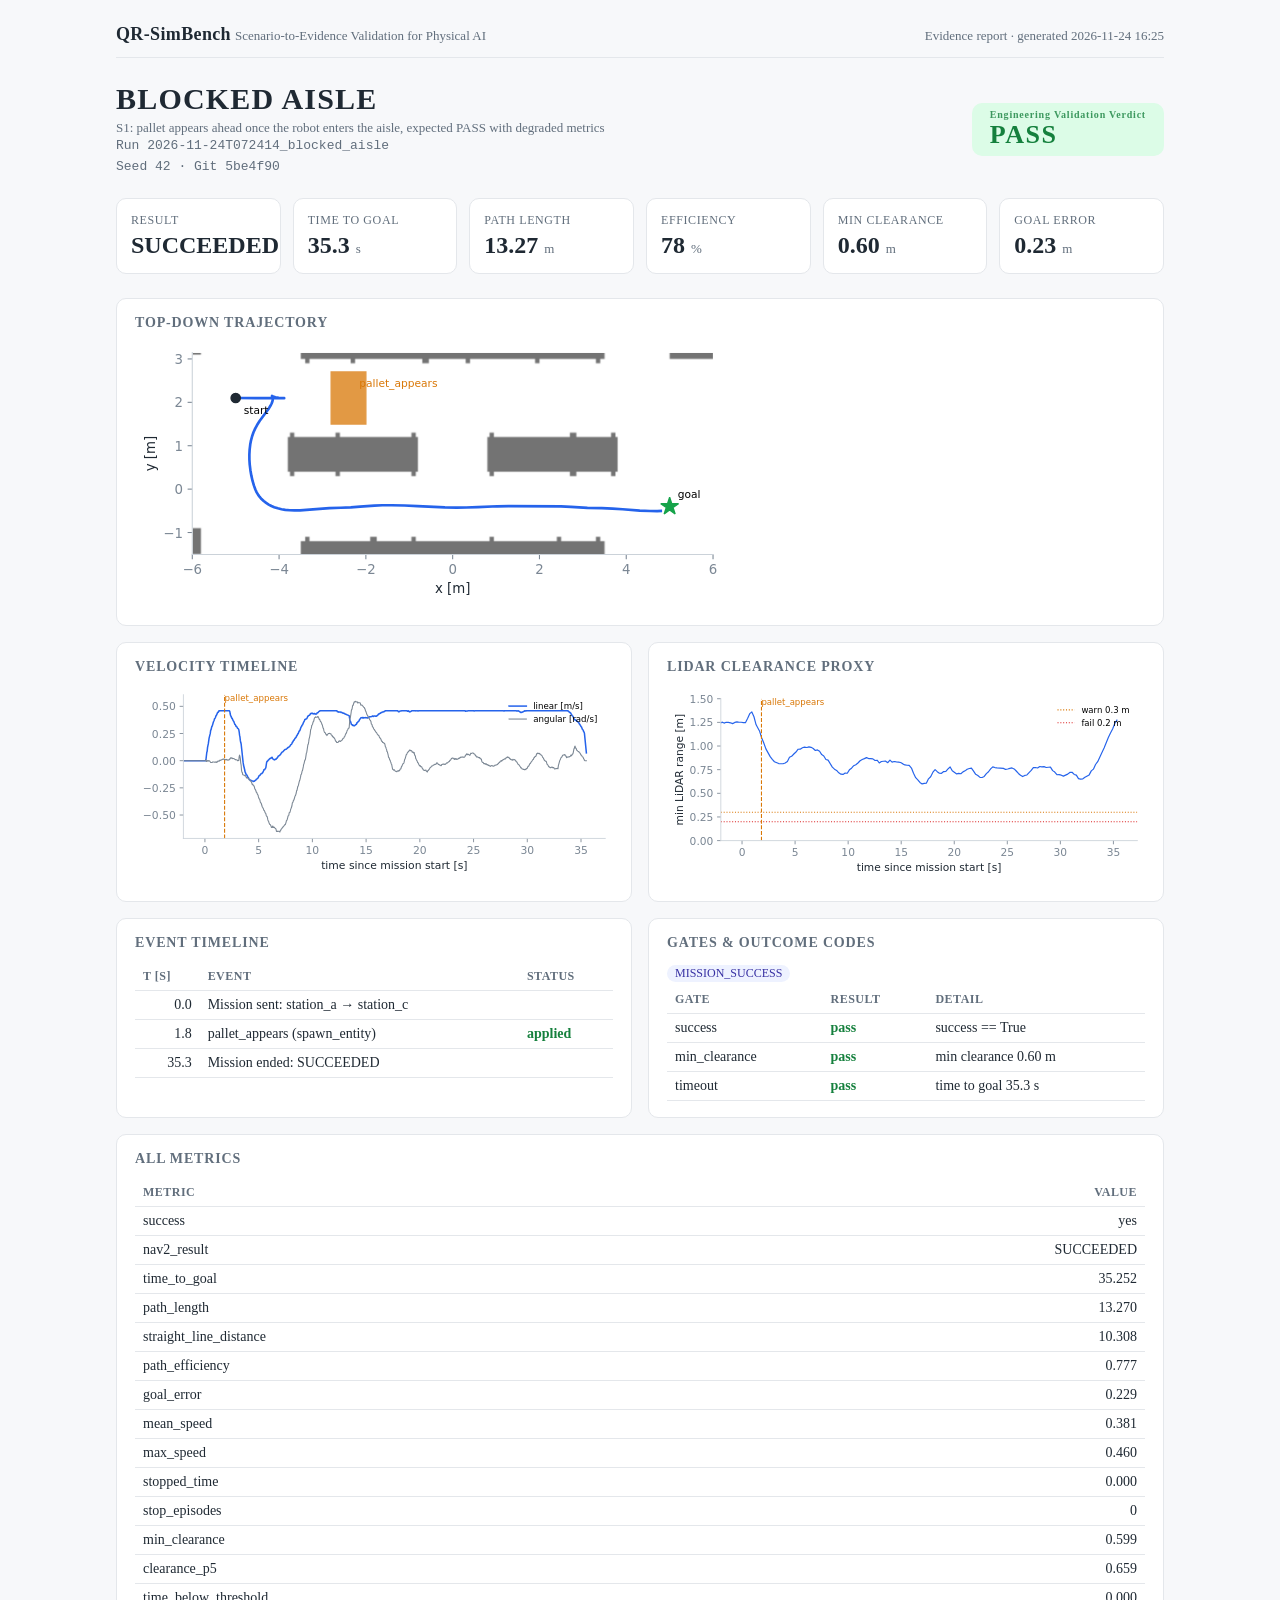
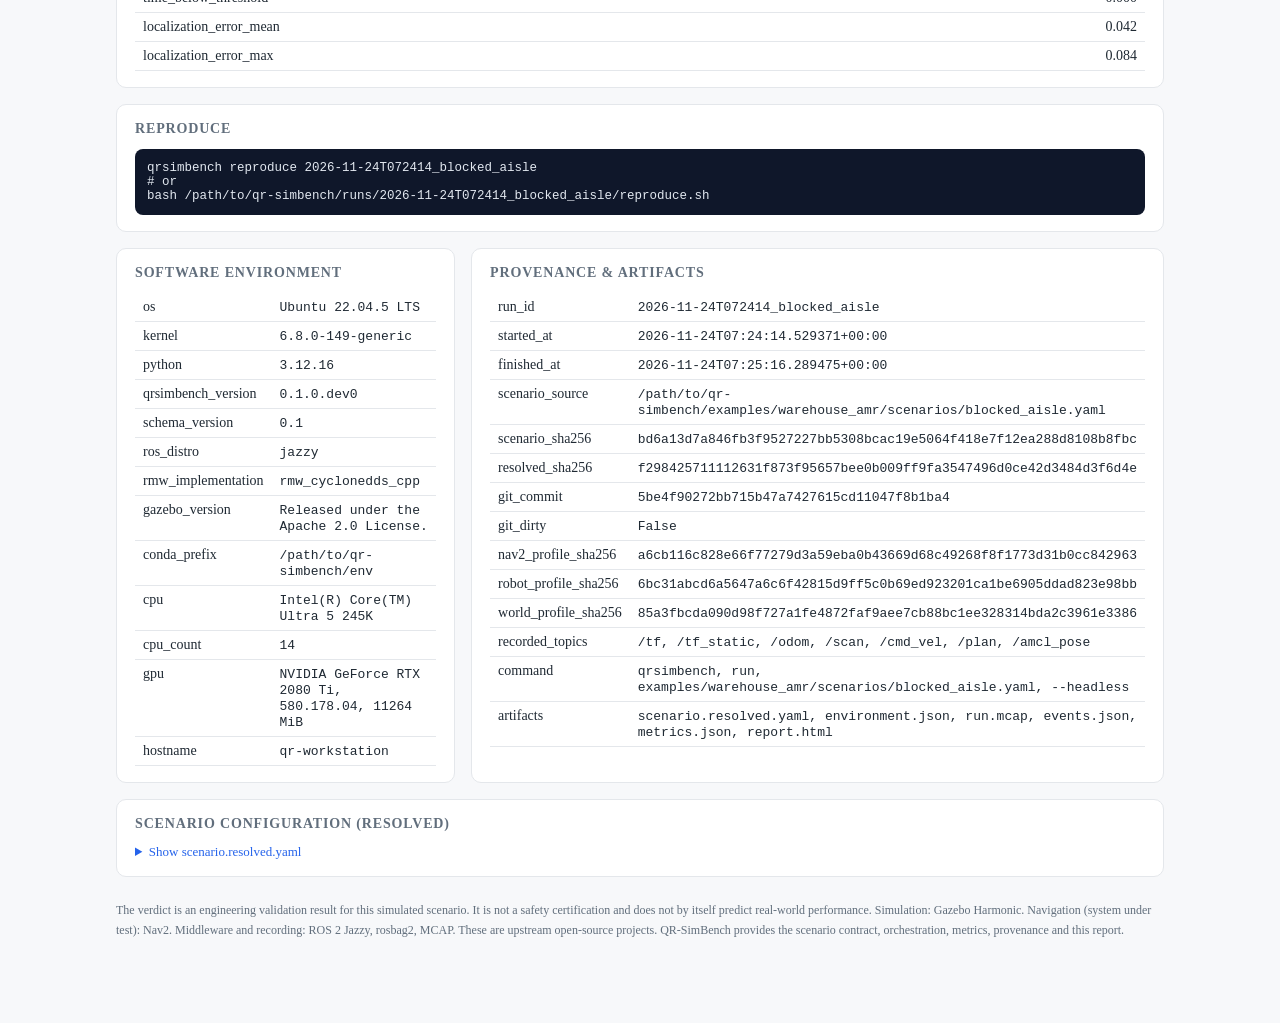
<file: reports/blocked_aisle/report.html>
<!doctype html>
<html lang="en"><head><meta charset="utf-8"><meta name="viewport" content="width=device-width,initial-scale=1">
<title>blocked aisle · QR-SimBench</title><style>:root{--ink:#1f2933;--muted:#616e7c;--line:#e4e7eb;--bg:#f7f8fa;--card:#fff;--accent:#2563eb;
--pass:#15803d;--pass-bg:#dcfce7;--warn:#b45309;--warn-bg:#fef3c7;--fail:#b91c1c;--fail-bg:#fee2e2}
*{box-sizing:border-box}
body{margin:0;background:var(--bg);color:var(--ink);font:15px/1.5 -apple-system,BlinkMacSystemFont,&#34;Segoe UI&#34;,Roboto,Helvetica,Arial,sans-serif}
.wrap{max-width:1080px;margin:0 auto;padding:24px 16px 64px}
header.brand{display:flex;justify-content:space-between;align-items:baseline;border-bottom:1px solid var(--line);padding-bottom:12px;margin-bottom:24px;flex-wrap:wrap;gap:8px}
.brand b{font-size:18px;letter-spacing:.02em}.brand span{color:var(--muted);font-size:13px}
.hero{display:flex;justify-content:space-between;align-items:center;gap:16px;flex-wrap:wrap;margin-bottom:20px}
.hero h1{margin:0;font-size:30px;letter-spacing:.04em;text-transform:uppercase}
.hero .sub{color:var(--muted);font-size:13px;margin-top:4px}
.hero .meta{color:var(--muted);font:13px/1.6 ui-monospace,SFMono-Regular,Menlo,monospace}
.verdict{display:inline-block;font-weight:700;font-size:26px;padding:6px 18px;border-radius:10px;letter-spacing:.06em}
.verdict small{display:block;font-size:10px;font-weight:600;letter-spacing:.08em;opacity:.8}
.PASS{color:var(--pass);background:var(--pass-bg)}.WARN{color:var(--warn);background:var(--warn-bg)}.FAIL{color:var(--fail);background:var(--fail-bg)}
.cards{display:grid;grid-template-columns:repeat(auto-fit,minmax(150px,1fr));gap:12px;margin-bottom:24px}
.card{background:var(--card);border:1px solid var(--line);border-radius:10px;padding:14px}
.card .k{color:var(--muted);font-size:12px;text-transform:uppercase;letter-spacing:.05em}
.card .v{font-size:24px;font-weight:650;margin-top:4px;font-variant-numeric:tabular-nums}
.card .u{font-size:13px;color:var(--muted);font-weight:400}
section{background:var(--card);border:1px solid var(--line);border-radius:10px;padding:16px 18px;margin-bottom:16px}
section h2{font-size:14px;text-transform:uppercase;letter-spacing:.06em;color:var(--muted);margin:0 0 12px}
.grid2{display:grid;grid-template-columns:1fr 1fr;gap:16px}
@media(max-width:760px){.grid2{grid-template-columns:1fr}.hero h1{font-size:24px}}
svg{max-width:100%;height:auto}
table{width:100%;border-collapse:collapse;font-size:14px}
th,td{text-align:left;padding:6px 8px;border-bottom:1px solid var(--line);vertical-align:top}
th{color:var(--muted);font-weight:600;font-size:12px;text-transform:uppercase;letter-spacing:.04em}
td.num{text-align:right;font-variant-numeric:tabular-nums}
.tag{display:inline-block;font-size:12px;padding:1px 8px;border-radius:999px;background:#eef2ff;color:#3730a3;margin:0 4px 4px 0}
pre{background:#0f172a;color:#e2e8f0;padding:12px;border-radius:8px;overflow:auto;font-size:12.5px;margin:0}
code{font-family:ui-monospace,SFMono-Regular,Menlo,monospace;font-size:13px}
.ok{color:var(--pass);font-weight:600}.bad{color:var(--fail);font-weight:600}.soft{color:var(--warn);font-weight:600}
footer{color:var(--muted);font-size:12px;margin-top:24px;line-height:1.6}
details summary{cursor:pointer;color:var(--accent);font-size:13px;margin-top:4px}
.better{color:var(--pass)}.worse{color:var(--fail)}
</style></head>
<body><div class="wrap">
<header class="brand"><div><b>QR-SimBench</b> <span>Scenario-to-Evidence Validation for Physical AI</span></div>
<span>Evidence report · generated 2026-11-24 16:25</span></header>

<div class="hero">
  <div>
    <h1>blocked aisle</h1>
    <div class="sub">S1: pallet appears ahead once the robot enters the aisle, expected PASS with degraded metrics</div>
    <div class="meta">Run 2026-11-24T072414_blocked_aisle<br>Seed 42 · Git 5be4f90</div>
  </div>
  <div class="verdict PASS"><small>Engineering Validation Verdict</small>PASS</div>
</div>

<div class="cards">
<div class="card"><div class="k">Result</div><div class="v">SUCCEEDED <span class="u"></span></div></div>
<div class="card"><div class="k">Time to goal</div><div class="v">35.3 <span class="u">s</span></div></div>
<div class="card"><div class="k">Path length</div><div class="v">13.27 <span class="u">m</span></div></div>
<div class="card"><div class="k">Efficiency</div><div class="v">78 <span class="u">%</span></div></div>
<div class="card"><div class="k">Min clearance</div><div class="v">0.60 <span class="u">m</span></div></div>
<div class="card"><div class="k">Goal error</div><div class="v">0.23 <span class="u">m</span></div></div>
</div>

<section><h2>Top-down trajectory</h2><svg xmlns:xlink="http://www.w3.org/1999/xlink" width="443.924219pt" height="196.816251pt" viewBox="0 0 443.924219 196.816251" xmlns="http://www.w3.org/2000/svg" version="1.1">
 <metadata>
  <rdf:RDF xmlns:dc="http://purl.org/dc/elements/1.1/" xmlns:cc="http://creativecommons.org/ns#" xmlns:rdf="http://www.w3.org/1999/02/22-rdf-syntax-ns#">
   <cc:Work>
    <dc:type rdf:resource="http://purl.org/dc/dcmitype/StillImage"/>
    <dc:date>2026-11-24T16:25:16.601681</dc:date>
    <dc:format>image/svg+xml</dc:format>
    <dc:creator>
     <cc:Agent>
      <dc:title>Matplotlib v3.11.2, https://matplotlib.org/</dc:title>
     </cc:Agent>
    </dc:creator>
   </cc:Work>
  </rdf:RDF>
 </metadata>
 <defs>
  <style type="text/css">*{stroke-linejoin: round; stroke-linecap: butt}</style>
 </defs>
 <g id="figure_1">
  <g id="patch_1">
   <path d="M 0 196.816251 
L 443.924219 196.816251 
L 443.924219 0 
L 0 0 
L 0 196.816251 
z
" style="fill: none"/>
  </g>
  <g id="axes_1">
   <g id="patch_2">
    <path d="M 42.942969 158.61547 
L 433.542969 158.61547 
L 433.542969 7.2 
L 42.942969 7.2 
L 42.942969 158.61547 
z
" style="fill: none"/>
   </g>
   <g clip-path="url(#pa292315b91)">
    <image xlink:href="data:image/png;base64,
iVBORw0KGgoAAAANSUhEUgAAAh4AAADSCAYAAAAFdsmsAAAP4klEQVR4nO3dW4hV1R8H8N/oeBkvf8vM8lKamVp0tULTtCwi6qGbBBUVFkGURFEPEQUJ3Sh8qCAfpIcuQlGEUdBDWEQXi8oiw9LwQkoX7/e7zvxZ+885zDQ22d9aZ5+ZzwcOudc5NOusvdfe373W2jMNM2bMmB0dmDhxYtx6663R1NTU0ceokZdeeinuueee2LFjh30AdGonnHBCvPzyyzFt2rRaV4Uj0JguXB3Zt29f3HDDDYIHAHDEuh35/wIA4PAIHgBANoIHAJCN4AEAZCN4AADZCB4AQDaCBwCQjeABAGQjeAAA2QgeAEA2ggcAkE1jvh/Fv+H444+PyZMnx65du4rt/fv3x08//RSbNm2qfubYY4+NU045Jbp3797ldkJql6VLl8bOnTvbvTdw4MAYM2ZM9OjRI8og/aG/VNfdu3dXy0aMGBEnnnhiTetVT5qbm2P58uWxdu3aatlRRx0VY8eOjZ49e0ZX1dLSEitXroxff/21Wta/f/8YN25c9O7dO8pgz549sWzZsti2bVu1bOjQoTFq1KhoaGgoto877rhif1LfBI86d+GFF8app55anFiSjRs3xoMPPhgffPBB9TMTJkyIJ554Iv7zn/9EV5NC2H333Rc//vhju/fOPvvsePrpp2PQoEFRBosXL477778/VqxYUWx369Ytpk+fHjNnziz+zeEFzVmzZsWbb75ZLTvttNNi9uzZMWTIkC7bhOmPfT711FPFX7OuGD16dDzzzDMxcuTIKIPVq1cXx/+iRYuqZZdeemk8/PDD0atXr2I73TyVpb/y/xM86ly/fv2KV0WfPn2KV2t9+/Yt7pq74p1CGkX4szvdpqam4s9sp7uoMtiwYUO70Ze0z9KFQfA4PGlkK93JH2o/Dx8+PLqqvXv3trvxSBfzYcOGlSZ4HDx4sN3oS6pzql8leNA5uI0CALIx4tHJpLnQxsbGNnfOabsrt0dqi0Ot40hllbnjMtY1DSt3xXU5Ryq1meP/0O2SRv8q07JlPP7/eO5y/HdOXfeK1EmlaZUZM2bE1KlTq2VpAWUabu6qi2/TGo/169e3e++kk05qM01Va2kq4IEHHojNmzdXT8QTJ04s1cWh7NKF9frrry/WdVSkaZYBAwZEV5Yu6FdddVWbhcqpb5RpvcQxxxwTd999d1xzzTXVsrPOOkv46ITSGW12Rx+46aabYs6cOV2+49aLyt3MoXTFC1hH7VG2dvmzupalfvVCO9Znu5S9fvxzjHh0Mjpp/bZHPdW1zLRjfbZL2evHP8fiUgAgG8EDAMhG8AAAshE8AIBsBA8AIJvGv/[base64]///qVvxN9++y0+++yz2LVrV7HdvXv3OO+882Ls2LG1rlrpbdy4MT799NPYunVrsd3Q0BBnnXVWnHHGGcW/+WsHDhyIL7/8MpYvX14tGzJkSEyaNCn69u2rCY/wmGxtxIgRMXHixOjVq1cp2nXdunXFuWf79u3Fdrdu3eKcc86J0047Tf8pGcGjZPbv3x9vvPFGzJ07t1p2wQUXFBfueggeKTA98sgj8csvvxTbvXv3jieffFLwOAyrV6+Oxx57rBo6U2h76KGH4vTTT3fiPEz79u2LefPmxauvvlotu/jii4uLj+Dx961ZsyYef/zxWLp0abv3rr322jjzzDNLEzxWrlwZjz76aKxatarY7tGjR8yaNavY95SL4FFCe/fujR07dlS30+hBc3Nz1MsdZ6p7pf4pSKUXhzfatXPnzmrbpTu2dCHl8LW0tLTrP7t37y7KOfJjsrWytWs6R7aua2Njo/5TUtZ4AADZGPEo0Z1FmptMaT3dSbSWRgw2b94c69evj7JLc8F/HJ1J36ke6l5rW7ZsKY6D1tJoV2q7pqam6NevXzEKQnup3bZt21a89uzZ0+a9NGqU1iqUZUqg3o/JijSylNr1z94vQ13TCEjqP2nKV/8pj4aWlpbZta4EUXSO5557Lr777rtYsmRJdZ4yGThwYIwfPz769OlTF9/j22+/rZ7804UyrVEYOXJkratWeunE+c0337QZ1h43blyMGTOmWFx89913FydP2vv111/j2WefjR9++CG+//77Yr1MxaBBg4r+ky4+/P0biUWLFh1yqmXo0KHF4ue0lqIMNm3aVPSfysL2tCA7re84+eSTY9q0aXHnnXcWAZ7aM+JREmmUI63I/uijjw7ZoRYsWBD1KI1+LF68uHjx96VFfenVs2dPa2U6kO5sP/nkk/jiiy/avbdhw4Z4//33HX7/QthLr7JK60/STVx6DRgwoFh/[base64]/grPXv2jF69esWBAwfi4MGD1fKGhobo0aNH8d+ya25ujv3797cpa2xsjO7du9esTvUitV3a9y0tLdWy1G6p/dL+58+lvlHpP+n4S21Zj/2nHo7Jim7duhXHZlnataNzj/5TLg0tLS2za10JIrZv3x4LFiyIn3/+OebPnx8ff/xxtVlGjRoVt9xySwwaNKj0TbVs2bKYN29ebNmypdrxr7vuupgyZUqtq1Z6q1evjldeeSXWrl1bbKcT+pVXXhmXX355nHLKKTFt2rTiwkp76XhL/Se14ZtvvhlffPFF9b2xY8fGzTffHEcddZSm+5vWrFlTHJO///57u/fOPvvsuPHGG6NPnz6laNdVq1bFyy+/HBs3bqwGo6uvvjouueSSGDduXEydOrUIp9SeEY+S6N+/f1xzzTWxd+/eWL58eZvgMWTIkCJ4pABSdh988EERnCrBI91tXHTRRXHXXXfVumqlt2jRonj33XfbBI8JEybEzJkzi3+X5c6yjFKomD59euzatSuWLFnSJngMHz48ZsyYEcOGDatpHevRN998UxyThwoeo0ePjjvuuCOOPvroKIOFCxfG22+/3SZ4TJo0qeg/if5THoJHifxVx6jnjlPPdS8D7XfkbaQN/x1ladeO6lGWOvI/FpcCANkY8SiZNDyYplQmT55cLTvjjDOid+/eUS9D3ueff36MHDmy2E5zqscff3ytq1UX+vXrF+PHj49jjjmmeiyccMIJta5WXUlTe2kKoHX/Of30083tH+ExOXDgwHbvpXUTaQ1Xmaarzz333GJqunIsmF4rJ4tLSyatHk9zlFu3bq2WpdAxePDguliZnebY169fX6yErwxxpgvpgAEDal210kvre9atWxf79u2rtl2aP09hzlDx4T/ZkPrPtm3bqmVNTU1F/ynTRbJej8k/hpK04L0sT6zt2bOnqGvlyZbUZ1JgSuce/[base64]/f7WsZ8+e0bdv3+jWrfw5c8+ePbFz587qdkNDQ/Tr16/4DrTdz6md9u3b165Z0n7u379/NDaWq3u3tLTE7t27i1dF9+7di/1btrrWStqfqf+mtqpIfbd3797R2R08eLD47gcOHKiWpe/dp0+f4jxA56G3dzLbt2+POXPmxFdffVUtu/DCC+POO+8sTmBlt3DhwnjxxReLAJIMGDAgZs6cGeedd16tq1Yq6eI9d+7c+Oyzz9q9N2zYsLj33ntj9OjRUbaw9Pbbb8dbb71VvbCOHDmyqOuIESNqXb1SWLx4cbzwwguxdevW6oX3jjvuiEsuuSQ6u/Xr18fzzz8fS5curZZdccUVMWPGjOjRo0dN68Y/S/DoZPbu3Ruff/55vPvuu9WyNFpw++23Rz34+eef45133qmOegwePDimT59e62qVThrR+vLLL2P+/Pnt3hs7dmzceuutUTYpbCxZsqSocyV4nHnmmXHbbbfVumql8fvvv8d7770X69atK7bTzcJll10WXUHq8x9//HGbMD106NAisNK5lH/sHQDoNAQPACAbUy11Lk1NfPvtt9UFWdu2bYvffvutzWfWrFlTTF+kRVpl9/XXX7dZXJamjtLQa2XNB/+za9euYr/+2TqfDz/8sDg2yiQNmaf5+9YLJ9NahgULFsSyZctqWreyWLRoUXHMV6S+kPpEWizc2a1duzY2bNjQpmzFihXF1Fxl8XE6h6X1XmkKlohNmzYV6/lSn68nDS0tLbNrXQn+f6+99lo8+OCD1TURlacdDvVUSz2sDE8n3T8+1ZLq7qmWttLFu6OnWsr4pEjlqZbWITI91ZL2b9nqWitpf6b9+senWnr16hVd4amW9N1b33ik7936qZa0cDotvp0yZUoNa1quoHrXXXcVAa2e6O11Ll2oN2/eXDyG1tHJ7FAXqHqQTsAdfTfaS+EzjXzVy8WmXupaK+li3DqMd7XzW+sRoBTCWgeTru7AgQPFqGEa+agn1ngAANk0btmypcMPpCHupqamuhimBwDKrTHND3Vk8uTJxe+AqIeFiQBAuTW+/vrrHX4gLVS75ZZbslUIAIhO678719KqqhySbgAAAABJRU5ErkJggg==" id="imagedbdcb88e56" transform="scale(1 -1) translate(0 -151.2)" x="43.2" y="-7.456251" width="390.24" height="151.2"/>
   </g>
   <g id="patch_3">
    <path d="M 173.154288 60.775176 
L 173.154144 21.716863 
L 147.115269 21.716959 
L 147.115413 60.775272 
z
" clip-path="url(#pa292315b91)" style="fill: #d97706; opacity: 0.75; stroke: #d97706; stroke-linejoin: miter"/>
   </g>
   <g id="matplotlib.axis_1">
    <g id="xtick_1">
     <g id="line2d_1">
      <defs>
       <path id="mf84b75bf63" d="M 0 0 
L 0 3.5 
" style="stroke: #7b8794; stroke-width: 0.8"/>
      </defs>
      <g>
       <use xlink:href="#mf84b75bf63" x="42.95984" y="158.61547" style="fill: #7b8794; stroke: #7b8794; stroke-width: 0.8"/>
      </g>
     </g>
     <g id="text_1">
      <text style="font-size: 10px; font-family: 'DejaVu Sans', 'Bitstream Vera Sans', 'Computer Modern Sans Serif', 'Lucida Grande', 'Verdana', 'Geneva', 'Lucid', 'Arial', 'Helvetica', 'Avant Garde', sans-serif; text-anchor: middle; fill: #7b8794" x="42.95984" y="173.213126" transform="rotate(-0 42.95984 173.213126)">−6</text>
     </g>
    </g>
    <g id="xtick_2">
     <g id="line2d_2">
      <g>
       <use xlink:href="#mf84b75bf63" x="108.057028" y="158.61547" style="fill: #7b8794; stroke: #7b8794; stroke-width: 0.8"/>
      </g>
     </g>
     <g id="text_2">
      <text style="font-size: 10px; font-family: 'DejaVu Sans', 'Bitstream Vera Sans', 'Computer Modern Sans Serif', 'Lucida Grande', 'Verdana', 'Geneva', 'Lucid', 'Arial', 'Helvetica', 'Avant Garde', sans-serif; text-anchor: middle; fill: #7b8794" x="108.057028" y="173.213126" transform="rotate(-0 108.057028 173.213126)">−4</text>
     </g>
    </g>
    <g id="xtick_3">
     <g id="line2d_3">
      <g>
       <use xlink:href="#mf84b75bf63" x="173.154216" y="158.61547" style="fill: #7b8794; stroke: #7b8794; stroke-width: 0.8"/>
      </g>
     </g>
     <g id="text_3">
      <text style="font-size: 10px; font-family: 'DejaVu Sans', 'Bitstream Vera Sans', 'Computer Modern Sans Serif', 'Lucida Grande', 'Verdana', 'Geneva', 'Lucid', 'Arial', 'Helvetica', 'Avant Garde', sans-serif; text-anchor: middle; fill: #7b8794" x="173.154216" y="173.213126" transform="rotate(-0 173.154216 173.213126)">−2</text>
     </g>
    </g>
    <g id="xtick_4">
     <g id="line2d_4">
      <g>
       <use xlink:href="#mf84b75bf63" x="238.251404" y="158.61547" style="fill: #7b8794; stroke: #7b8794; stroke-width: 0.8"/>
      </g>
     </g>
     <g id="text_4">
      <text style="font-size: 10px; font-family: 'DejaVu Sans', 'Bitstream Vera Sans', 'Computer Modern Sans Serif', 'Lucida Grande', 'Verdana', 'Geneva', 'Lucid', 'Arial', 'Helvetica', 'Avant Garde', sans-serif; text-anchor: middle; fill: #7b8794" x="238.251404" y="173.213126" transform="rotate(-0 238.251404 173.213126)">0</text>
     </g>
    </g>
    <g id="xtick_5">
     <g id="line2d_5">
      <g>
       <use xlink:href="#mf84b75bf63" x="303.348592" y="158.61547" style="fill: #7b8794; stroke: #7b8794; stroke-width: 0.8"/>
      </g>
     </g>
     <g id="text_5">
      <text style="font-size: 10px; font-family: 'DejaVu Sans', 'Bitstream Vera Sans', 'Computer Modern Sans Serif', 'Lucida Grande', 'Verdana', 'Geneva', 'Lucid', 'Arial', 'Helvetica', 'Avant Garde', sans-serif; text-anchor: middle; fill: #7b8794" x="303.348592" y="173.213126" transform="rotate(-0 303.348592 173.213126)">2</text>
     </g>
    </g>
    <g id="xtick_6">
     <g id="line2d_6">
      <g>
       <use xlink:href="#mf84b75bf63" x="368.445781" y="158.61547" style="fill: #7b8794; stroke: #7b8794; stroke-width: 0.8"/>
      </g>
     </g>
     <g id="text_6">
      <text style="font-size: 10px; font-family: 'DejaVu Sans', 'Bitstream Vera Sans', 'Computer Modern Sans Serif', 'Lucida Grande', 'Verdana', 'Geneva', 'Lucid', 'Arial', 'Helvetica', 'Avant Garde', sans-serif; text-anchor: middle; fill: #7b8794" x="368.445781" y="173.213126" transform="rotate(-0 368.445781 173.213126)">4</text>
     </g>
    </g>
    <g id="xtick_7">
     <g id="line2d_7">
      <g>
       <use xlink:href="#mf84b75bf63" x="433.542969" y="158.61547" style="fill: #7b8794; stroke: #7b8794; stroke-width: 0.8"/>
      </g>
     </g>
     <g id="text_7">
      <text style="font-size: 10px; font-family: 'DejaVu Sans', 'Bitstream Vera Sans', 'Computer Modern Sans Serif', 'Lucida Grande', 'Verdana', 'Geneva', 'Lucid', 'Arial', 'Helvetica', 'Avant Garde', sans-serif; text-anchor: middle; fill: #7b8794" x="433.542969" y="173.213126" transform="rotate(-0 433.542969 173.213126)">6</text>
     </g>
    </g>
    <g id="text_8">
     <text style="font-size: 10px; font-family: 'DejaVu Sans', 'Bitstream Vera Sans', 'Computer Modern Sans Serif', 'Lucida Grande', 'Verdana', 'Geneva', 'Lucid', 'Arial', 'Helvetica', 'Avant Garde', sans-serif; text-anchor: middle; fill: #1f2933" x="238.242969" y="187.213907" transform="rotate(-0 238.242969 187.213907)">x [m]</text>
    </g>
   </g>
   <g id="matplotlib.axis_2">
    <g id="ytick_1">
     <g id="line2d_8">
      <defs>
       <path id="m4127e81c7c" d="M 0 0 
L -3.5 0 
" style="stroke: #7b8794; stroke-width: 0.8"/>
      </defs>
      <g>
       <use xlink:href="#m4127e81c7c" x="42.942969" y="142.146709" style="fill: #7b8794; stroke: #7b8794; stroke-width: 0.8"/>
      </g>
     </g>
     <g id="text_9">
      <text style="font-size: 10px; font-family: 'DejaVu Sans', 'Bitstream Vera Sans', 'Computer Modern Sans Serif', 'Lucida Grande', 'Verdana', 'Geneva', 'Lucid', 'Arial', 'Helvetica', 'Avant Garde', sans-serif; text-anchor: end; fill: #7b8794" x="35.942969" y="145.945537" transform="rotate(-0 35.942969 145.945537)">−1</text>
     </g>
    </g>
    <g id="ytick_2">
     <g id="line2d_9">
      <g>
       <use xlink:href="#m4127e81c7c" x="42.942969" y="109.598115" style="fill: #7b8794; stroke: #7b8794; stroke-width: 0.8"/>
      </g>
     </g>
     <g id="text_10">
      <text style="font-size: 10px; font-family: 'DejaVu Sans', 'Bitstream Vera Sans', 'Computer Modern Sans Serif', 'Lucida Grande', 'Verdana', 'Geneva', 'Lucid', 'Arial', 'Helvetica', 'Avant Garde', sans-serif; text-anchor: end; fill: #7b8794" x="35.942969" y="113.396943" transform="rotate(-0 35.942969 113.396943)">0</text>
     </g>
    </g>
    <g id="ytick_3">
     <g id="line2d_10">
      <g>
       <use xlink:href="#m4127e81c7c" x="42.942969" y="77.049521" style="fill: #7b8794; stroke: #7b8794; stroke-width: 0.8"/>
      </g>
     </g>
     <g id="text_11">
      <text style="font-size: 10px; font-family: 'DejaVu Sans', 'Bitstream Vera Sans', 'Computer Modern Sans Serif', 'Lucida Grande', 'Verdana', 'Geneva', 'Lucid', 'Arial', 'Helvetica', 'Avant Garde', sans-serif; text-anchor: end; fill: #7b8794" x="35.942969" y="80.848349" transform="rotate(-0 35.942969 80.848349)">1</text>
     </g>
    </g>
    <g id="ytick_4">
     <g id="line2d_11">
      <g>
       <use xlink:href="#m4127e81c7c" x="42.942969" y="44.500927" style="fill: #7b8794; stroke: #7b8794; stroke-width: 0.8"/>
      </g>
     </g>
     <g id="text_12">
      <text style="font-size: 10px; font-family: 'DejaVu Sans', 'Bitstream Vera Sans', 'Computer Modern Sans Serif', 'Lucida Grande', 'Verdana', 'Geneva', 'Lucid', 'Arial', 'Helvetica', 'Avant Garde', sans-serif; text-anchor: end; fill: #7b8794" x="35.942969" y="48.299755" transform="rotate(-0 35.942969 48.299755)">2</text>
     </g>
    </g>
    <g id="ytick_5">
     <g id="line2d_12">
      <g>
       <use xlink:href="#m4127e81c7c" x="42.942969" y="11.952333" style="fill: #7b8794; stroke: #7b8794; stroke-width: 0.8"/>
      </g>
     </g>
     <g id="text_13">
      <text style="font-size: 10px; font-family: 'DejaVu Sans', 'Bitstream Vera Sans', 'Computer Modern Sans Serif', 'Lucida Grande', 'Verdana', 'Geneva', 'Lucid', 'Arial', 'Helvetica', 'Avant Garde', sans-serif; text-anchor: end; fill: #7b8794" x="35.942969" y="15.751161" transform="rotate(-0 35.942969 15.751161)">3</text>
     </g>
    </g>
    <g id="text_14">
     <text style="font-size: 10px; font-family: 'DejaVu Sans', 'Bitstream Vera Sans', 'Computer Modern Sans Serif', 'Lucida Grande', 'Verdana', 'Geneva', 'Lucid', 'Arial', 'Helvetica', 'Avant Garde', sans-serif; text-anchor: middle; fill: #1f2933" x="14.798438" y="82.907735" transform="rotate(-90 14.798438 82.907735)">y [m]</text>
    </g>
   </g>
   <g id="line2d_13">
    <path d="M 75.491563 41.246071 
L 78.161768 41.249244 
L 98.017105 41.404938 
L 111.901569 41.397456 
L 110.620605 41.371742 
L 107.794602 41.119728 
L 105.341547 40.684406 
L 103.590085 40.14913 
L 102.749072 39.750914 
L 102.995579 40.024182 
L 103.202062 40.493976 
L 103.356035 41.446369 
L 103.308456 42.576293 
L 103.018643 43.917258 
L 102.470755 45.380273 
L 101.575496 47.129487 
L 100.110756 49.443508 
L 97.59386 52.898781 
L 93.444525 58.556469 
L 91.546944 61.54465 
L 90.111894 64.191 
L 88.875343 66.953914 
L 87.830354 69.9253 
L 87.012175 73.021362 
L 86.413445 76.193524 
L 85.97145 79.923543 
L 85.774248 83.672239 
L 85.803575 87.430599 
L 86.046986 91.181152 
L 86.550106 95.396482 
L 87.261713 99.508665 
L 88.171453 103.478106 
L 89.144479 106.812506 
L 90.265954 109.872073 
L 91.257734 112.001625 
L 92.389872 113.937081 
L 93.52355 115.49607 
L 94.898783 117.048731 
L 96.521435 118.556108 
L 98.337345 119.951882 
L 100.273956 121.178922 
L 102.312835 122.237808 
L 104.426219 123.125849 
L 107.102163 123.99798 
L 109.875168 124.663635 
L 112.703558 125.133975 
L 116.081411 125.466727 
L 119.628531 125.595489 
L 123.810784 125.515518 
L 128.627288 125.190362 
L 145.777043 123.793009 
L 154.395811 123.552915 
L 161.838267 123.262111 
L 168.81771 122.747264 
L 179.570911 121.942468 
L 185.505254 121.720414 
L 192.520554 121.688598 
L 202.22666 121.889113 
L 211.92544 122.300623 
L 232.377689 123.250186 
L 241.496864 123.433955 
L 248.484172 123.369154 
L 257.099089 123.053899 
L 271.649621 122.476781 
L 280.279276 122.384172 
L 319.412415 122.549978 
L 326.952452 122.939739 
L 339.320977 123.611216 
L 350.099036 123.882935 
L 358.187853 124.195356 
L 365.722514 124.725524 
L 378.577176 125.690245 
L 386.245271 126.029135 
L 391.58635 126.044811 
L 394.335951 125.974421 
L 394.335951 125.974421 
" clip-path="url(#pa292315b91)" style="fill: none; stroke: #2563eb; stroke-width: 2; stroke-linecap: square"/>
   </g>
   <g id="line2d_14">
    <defs>
     <path id="mbf6f96d486" d="M 0 3.5 
C 0.928211 3.5 1.81853 3.131218 2.474874 2.474874 
C 3.131218 1.81853 3.5 0.928211 3.5 0 
C 3.5 -0.928211 3.131218 -1.81853 2.474874 -2.474874 
C 1.81853 -3.131218 0.928211 -3.5 0 -3.5 
C -0.928211 -3.5 -1.81853 -3.131218 -2.474874 -2.474874 
C -3.131218 -1.81853 -3.5 -0.928211 -3.5 0 
C -3.5 0.928211 -3.131218 1.81853 -2.474874 2.474874 
C -1.81853 3.131218 -0.928211 3.5 0 3.5 
z
" style="stroke: #1f2933"/>
    </defs>
    <g clip-path="url(#pa292315b91)">
     <use xlink:href="#mbf6f96d486" x="75.508434" y="41.246067" style="fill: #1f2933; stroke: #1f2933"/>
    </g>
   </g>
   <g id="line2d_15">
    <defs>
     <path id="m1d6aeb5091" d="M 0 -7 
L -1.571598 -2.163119 
L -6.657396 -2.163119 
L -2.542899 0.826238 
L -4.114497 5.663119 
L -0 2.673762 
L 4.114497 5.663119 
L 2.542899 0.826238 
L 6.657396 -2.163119 
L 1.571598 -2.163119 
z
" style="stroke: #16a34a; stroke-linejoin: bevel"/>
    </defs>
    <g clip-path="url(#pa292315b91)">
     <use xlink:href="#m1d6aeb5091" x="400.994375" y="122.617553" style="fill: #16a34a; stroke: #16a34a; stroke-linejoin: bevel"/>
    </g>
   </g>
   <g id="patch_4">
    <path d="M 42.942969 158.61547 
L 42.942969 7.2 
" style="fill: none; stroke: #cbd2d9; stroke-width: 0.8; stroke-linejoin: miter; stroke-linecap: square"/>
   </g>
   <g id="patch_5">
    <path d="M 42.942969 158.61547 
L 433.542969 158.61547 
" style="fill: none; stroke: #cbd2d9; stroke-width: 0.8; stroke-linejoin: miter; stroke-linecap: square"/>
   </g>
   <g id="text_15">
    <text style="font-size: 8px; font-family: 'DejaVu Sans', 'Bitstream Vera Sans', 'Computer Modern Sans Serif', 'Lucida Grande', 'Verdana', 'Geneva', 'Lucid', 'Arial', 'Helvetica', 'Avant Garde', sans-serif; text-anchor: start; fill: #d97706" x="168.134779" y="33.246067" transform="rotate(-0 168.134779 33.246067)">pallet_appears</text>
   </g>
   <g id="text_16">
    <text style="font-size: 8px; font-family: 'DejaVu Sans', 'Bitstream Vera Sans', 'Computer Modern Sans Serif', 'Lucida Grande', 'Verdana', 'Geneva', 'Lucid', 'Arial', 'Helvetica', 'Avant Garde', sans-serif; text-anchor: start" x="81.508434" y="53.246067" transform="rotate(-0 81.508434 53.246067)">start</text>
   </g>
   <g id="text_17">
    <text style="font-size: 8px; font-family: 'DejaVu Sans', 'Bitstream Vera Sans', 'Computer Modern Sans Serif', 'Lucida Grande', 'Verdana', 'Geneva', 'Lucid', 'Arial', 'Helvetica', 'Avant Garde', sans-serif; text-anchor: start" x="406.994375" y="116.617553" transform="rotate(-0 406.994375 116.617553)">goal</text>
   </g>
  </g>
 </g>
 <defs>
  <clipPath id="pa292315b91">
   <rect x="42.942969" y="7.2" width="390.6" height="151.41547"/>
  </clipPath>
 </defs>
</svg>
</section>
<div class="grid2">
<section><h2>Velocity timeline</h2><svg xmlns:xlink="http://www.w3.org/1999/xlink" width="442.645312pt" height="178.456781pt" viewBox="0 0 442.645312 178.456781" xmlns="http://www.w3.org/2000/svg" version="1.1">
 <metadata>
  <rdf:RDF xmlns:dc="http://purl.org/dc/elements/1.1/" xmlns:cc="http://creativecommons.org/ns#" xmlns:rdf="http://www.w3.org/1999/02/22-rdf-syntax-ns#">
   <cc:Work>
    <dc:type rdf:resource="http://purl.org/dc/dcmitype/StillImage"/>
    <dc:date>2026-11-24T16:25:16.676703</dc:date>
    <dc:format>image/svg+xml</dc:format>
    <dc:creator>
     <cc:Agent>
      <dc:title>Matplotlib v3.11.2, https://matplotlib.org/</dc:title>
     </cc:Agent>
    </dc:creator>
   </cc:Work>
  </rdf:RDF>
 </metadata>
 <defs>
  <style type="text/css">*{stroke-linejoin: round; stroke-linecap: butt}</style>
 </defs>
 <g id="figure_1">
  <g id="patch_1">
   <path d="M 0 178.456781 
L 442.645312 178.456781 
L 442.645312 0 
L 0 0 
L 0 178.456781 
z
" style="fill: none"/>
  </g>
  <g id="axes_1">
   <g id="patch_2">
    <path d="M 44.845313 140.256 
L 435.445312 140.256 
L 435.445312 7.2 
L 44.845313 7.2 
L 44.845313 140.256 
z
" style="fill: none"/>
   </g>
   <g id="matplotlib.axis_1">
    <g id="xtick_1">
     <g id="line2d_1">
      <defs>
       <path id="mdd9c5f8237" d="M 0 0 
L 0 3.5 
" style="stroke: #7b8794; stroke-width: 0.8"/>
      </defs>
      <g>
       <use xlink:href="#mdd9c5f8237" x="64.747234" y="140.256" style="fill: #7b8794; stroke: #7b8794; stroke-width: 0.8"/>
      </g>
     </g>
     <g id="text_1">
      <text style="font-size: 10px; font-family: 'DejaVu Sans', 'Bitstream Vera Sans', 'Computer Modern Sans Serif', 'Lucida Grande', 'Verdana', 'Geneva', 'Lucid', 'Arial', 'Helvetica', 'Avant Garde', sans-serif; text-anchor: middle; fill: #7b8794" x="64.747234" y="154.853656" transform="rotate(-0 64.747234 154.853656)">0</text>
     </g>
    </g>
    <g id="xtick_2">
     <g id="line2d_2">
      <g>
       <use xlink:href="#mdd9c5f8237" x="114.502038" y="140.256" style="fill: #7b8794; stroke: #7b8794; stroke-width: 0.8"/>
      </g>
     </g>
     <g id="text_2">
      <text style="font-size: 10px; font-family: 'DejaVu Sans', 'Bitstream Vera Sans', 'Computer Modern Sans Serif', 'Lucida Grande', 'Verdana', 'Geneva', 'Lucid', 'Arial', 'Helvetica', 'Avant Garde', sans-serif; text-anchor: middle; fill: #7b8794" x="114.502038" y="154.853656" transform="rotate(-0 114.502038 154.853656)">5</text>
     </g>
    </g>
    <g id="xtick_3">
     <g id="line2d_3">
      <g>
       <use xlink:href="#mdd9c5f8237" x="164.256842" y="140.256" style="fill: #7b8794; stroke: #7b8794; stroke-width: 0.8"/>
      </g>
     </g>
     <g id="text_3">
      <text style="font-size: 10px; font-family: 'DejaVu Sans', 'Bitstream Vera Sans', 'Computer Modern Sans Serif', 'Lucida Grande', 'Verdana', 'Geneva', 'Lucid', 'Arial', 'Helvetica', 'Avant Garde', sans-serif; text-anchor: middle; fill: #7b8794" x="164.256842" y="154.853656" transform="rotate(-0 164.256842 154.853656)">10</text>
     </g>
    </g>
    <g id="xtick_4">
     <g id="line2d_4">
      <g>
       <use xlink:href="#mdd9c5f8237" x="214.011645" y="140.256" style="fill: #7b8794; stroke: #7b8794; stroke-width: 0.8"/>
      </g>
     </g>
     <g id="text_4">
      <text style="font-size: 10px; font-family: 'DejaVu Sans', 'Bitstream Vera Sans', 'Computer Modern Sans Serif', 'Lucida Grande', 'Verdana', 'Geneva', 'Lucid', 'Arial', 'Helvetica', 'Avant Garde', sans-serif; text-anchor: middle; fill: #7b8794" x="214.011645" y="154.853656" transform="rotate(-0 214.011645 154.853656)">15</text>
     </g>
    </g>
    <g id="xtick_5">
     <g id="line2d_5">
      <g>
       <use xlink:href="#mdd9c5f8237" x="263.766449" y="140.256" style="fill: #7b8794; stroke: #7b8794; stroke-width: 0.8"/>
      </g>
     </g>
     <g id="text_5">
      <text style="font-size: 10px; font-family: 'DejaVu Sans', 'Bitstream Vera Sans', 'Computer Modern Sans Serif', 'Lucida Grande', 'Verdana', 'Geneva', 'Lucid', 'Arial', 'Helvetica', 'Avant Garde', sans-serif; text-anchor: middle; fill: #7b8794" x="263.766449" y="154.853656" transform="rotate(-0 263.766449 154.853656)">20</text>
     </g>
    </g>
    <g id="xtick_6">
     <g id="line2d_6">
      <g>
       <use xlink:href="#mdd9c5f8237" x="313.521253" y="140.256" style="fill: #7b8794; stroke: #7b8794; stroke-width: 0.8"/>
      </g>
     </g>
     <g id="text_6">
      <text style="font-size: 10px; font-family: 'DejaVu Sans', 'Bitstream Vera Sans', 'Computer Modern Sans Serif', 'Lucida Grande', 'Verdana', 'Geneva', 'Lucid', 'Arial', 'Helvetica', 'Avant Garde', sans-serif; text-anchor: middle; fill: #7b8794" x="313.521253" y="154.853656" transform="rotate(-0 313.521253 154.853656)">25</text>
     </g>
    </g>
    <g id="xtick_7">
     <g id="line2d_7">
      <g>
       <use xlink:href="#mdd9c5f8237" x="363.276057" y="140.256" style="fill: #7b8794; stroke: #7b8794; stroke-width: 0.8"/>
      </g>
     </g>
     <g id="text_7">
      <text style="font-size: 10px; font-family: 'DejaVu Sans', 'Bitstream Vera Sans', 'Computer Modern Sans Serif', 'Lucida Grande', 'Verdana', 'Geneva', 'Lucid', 'Arial', 'Helvetica', 'Avant Garde', sans-serif; text-anchor: middle; fill: #7b8794" x="363.276057" y="154.853656" transform="rotate(-0 363.276057 154.853656)">30</text>
     </g>
    </g>
    <g id="xtick_8">
     <g id="line2d_8">
      <g>
       <use xlink:href="#mdd9c5f8237" x="413.030861" y="140.256" style="fill: #7b8794; stroke: #7b8794; stroke-width: 0.8"/>
      </g>
     </g>
     <g id="text_8">
      <text style="font-size: 10px; font-family: 'DejaVu Sans', 'Bitstream Vera Sans', 'Computer Modern Sans Serif', 'Lucida Grande', 'Verdana', 'Geneva', 'Lucid', 'Arial', 'Helvetica', 'Avant Garde', sans-serif; text-anchor: middle; fill: #7b8794" x="413.030861" y="154.853656" transform="rotate(-0 413.030861 154.853656)">35</text>
     </g>
    </g>
    <g id="text_9">
     <text style="font-size: 10px; font-family: 'DejaVu Sans', 'Bitstream Vera Sans', 'Computer Modern Sans Serif', 'Lucida Grande', 'Verdana', 'Geneva', 'Lucid', 'Arial', 'Helvetica', 'Avant Garde', sans-serif; text-anchor: middle; fill: #1f2933" x="240.145313" y="168.854437" transform="rotate(-0 240.145313 168.854437)">time since mission start [s]</text>
    </g>
   </g>
   <g id="matplotlib.axis_2">
    <g id="ytick_1">
     <g id="line2d_9">
      <defs>
       <path id="m415766242a" d="M 0 0 
L -3.5 0 
" style="stroke: #7b8794; stroke-width: 0.8"/>
      </defs>
      <g>
       <use xlink:href="#m415766242a" x="44.845313" y="118.560236" style="fill: #7b8794; stroke: #7b8794; stroke-width: 0.8"/>
      </g>
     </g>
     <g id="text_10">
      <text style="font-size: 10px; font-family: 'DejaVu Sans', 'Bitstream Vera Sans', 'Computer Modern Sans Serif', 'Lucida Grande', 'Verdana', 'Geneva', 'Lucid', 'Arial', 'Helvetica', 'Avant Garde', sans-serif; text-anchor: end; fill: #7b8794" x="37.845313" y="122.359064" transform="rotate(-0 37.845313 122.359064)">−0.50</text>
     </g>
    </g>
    <g id="ytick_2">
     <g id="line2d_10">
      <g>
       <use xlink:href="#m415766242a" x="44.845313" y="93.396326" style="fill: #7b8794; stroke: #7b8794; stroke-width: 0.8"/>
      </g>
     </g>
     <g id="text_11">
      <text style="font-size: 10px; font-family: 'DejaVu Sans', 'Bitstream Vera Sans', 'Computer Modern Sans Serif', 'Lucida Grande', 'Verdana', 'Geneva', 'Lucid', 'Arial', 'Helvetica', 'Avant Garde', sans-serif; text-anchor: end; fill: #7b8794" x="37.845313" y="97.195155" transform="rotate(-0 37.845313 97.195155)">−0.25</text>
     </g>
    </g>
    <g id="ytick_3">
     <g id="line2d_11">
      <g>
       <use xlink:href="#m415766242a" x="44.845313" y="68.232417" style="fill: #7b8794; stroke: #7b8794; stroke-width: 0.8"/>
      </g>
     </g>
     <g id="text_12">
      <text style="font-size: 10px; font-family: 'DejaVu Sans', 'Bitstream Vera Sans', 'Computer Modern Sans Serif', 'Lucida Grande', 'Verdana', 'Geneva', 'Lucid', 'Arial', 'Helvetica', 'Avant Garde', sans-serif; text-anchor: end; fill: #7b8794" x="37.845313" y="72.031245" transform="rotate(-0 37.845313 72.031245)">0.00</text>
     </g>
    </g>
    <g id="ytick_4">
     <g id="line2d_12">
      <g>
       <use xlink:href="#m415766242a" x="44.845313" y="43.068507" style="fill: #7b8794; stroke: #7b8794; stroke-width: 0.8"/>
      </g>
     </g>
     <g id="text_13">
      <text style="font-size: 10px; font-family: 'DejaVu Sans', 'Bitstream Vera Sans', 'Computer Modern Sans Serif', 'Lucida Grande', 'Verdana', 'Geneva', 'Lucid', 'Arial', 'Helvetica', 'Avant Garde', sans-serif; text-anchor: end; fill: #7b8794" x="37.845313" y="46.867335" transform="rotate(-0 37.845313 46.867335)">0.25</text>
     </g>
    </g>
    <g id="ytick_5">
     <g id="line2d_13">
      <g>
       <use xlink:href="#m415766242a" x="44.845313" y="17.904597" style="fill: #7b8794; stroke: #7b8794; stroke-width: 0.8"/>
      </g>
     </g>
     <g id="text_14">
      <text style="font-size: 10px; font-family: 'DejaVu Sans', 'Bitstream Vera Sans', 'Computer Modern Sans Serif', 'Lucida Grande', 'Verdana', 'Geneva', 'Lucid', 'Arial', 'Helvetica', 'Avant Garde', sans-serif; text-anchor: end; fill: #7b8794" x="37.845313" y="21.703425" transform="rotate(-0 37.845313 21.703425)">0.50</text>
     </g>
    </g>
   </g>
   <g id="line2d_14">
    <path d="M 44.844136 68.232417 
L 65.368507 68.232417 
L 65.74566 66.873565 
L 66.460474 60.666717 
L 66.817774 59.537758 
L 67.177968 55.944352 
L 67.901517 52.513817 
L 68.619225 47.303723 
L 69.706688 42.997803 
L 70.064159 40.06494 
L 70.422156 39.625174 
L 71.143321 36.516725 
L 71.501537 36.211142 
L 72.583254 32.380177 
L 73.302283 30.769741 
L 73.665405 29.310461 
L 74.024402 29.169976 
L 74.379934 28.471037 
L 75.101134 26.319136 
L 75.461772 26.127511 
L 76.544043 23.498775 
L 76.90152 23.498775 
L 77.259791 23.223242 
L 77.617748 22.173215 
L 77.976763 22.014152 
L 78.335211 22.1298 
L 78.693629 21.95072 
L 79.778983 21.935366 
L 87.449068 21.930823 
L 87.834959 22.895409 
L 88.167872 25.027193 
L 88.530518 26.558094 
L 88.882788 26.984012 
L 89.6014 28.826088 
L 89.96219 29.107218 
L 91.043523 31.540995 
L 91.404903 31.628952 
L 92.487498 34.62305 
L 92.850613 34.898478 
L 93.209042 35.477115 
L 93.568307 36.49211 
L 93.928053 36.527486 
L 94.291763 36.801094 
L 95.01926 38.300176 
L 95.377701 38.366289 
L 96.098194 39.434622 
L 96.459428 41.464998 
L 96.818571 44.592456 
L 97.178664 46.224478 
L 97.536357 49.495288 
L 97.897693 51.483863 
L 98.264521 52.570944 
L 100.094793 69.637747 
L 100.472172 72.239229 
L 101.551391 76.632158 
L 101.907723 78.678291 
L 102.262762 79.128986 
L 102.621411 80.428352 
L 102.977321 81.132516 
L 103.334104 81.158468 
L 104.085791 82.46587 
L 104.444804 83.601187 
L 104.805437 83.743188 
L 105.562191 85.135352 
L 105.920322 85.634151 
L 106.300751 85.813788 
L 106.658146 86.24608 
L 107.378342 86.352733 
L 107.740862 86.73029 
L 109.165867 87.084276 
L 109.522432 87.47703 
L 109.900187 87.328241 
L 110.242168 87.328241 
L 110.599466 87.216663 
L 110.968498 86.672548 
L 111.321034 86.648742 
L 111.674381 86.455184 
L 112.393595 85.443911 
L 112.752722 85.299524 
L 113.116359 85.001795 
L 113.481832 84.550715 
L 113.84219 84.550715 
L 114.933231 82.116509 
L 115.321908 82.005179 
L 115.695618 81.768351 
L 116.071647 81.302319 
L 116.416239 80.694443 
L 117.133162 80.049773 
L 117.532458 80.174402 
L 117.914244 79.556837 
L 118.26832 79.286151 
L 118.97756 77.768069 
L 119.334137 76.718515 
L 119.747615 76.691807 
L 120.099826 76.463072 
L 120.453358 75.758838 
L 120.802219 75.442379 
L 121.163244 74.581139 
L 121.871319 69.909539 
L 122.290625 68.731586 
L 122.6146 68.873162 
L 123.325283 67.797334 
L 123.676681 67.657877 
L 124.867796 66.253795 
L 125.595385 66.122327 
L 125.944379 65.833233 
L 126.303608 65.364998 
L 126.661147 65.364998 
L 127.042142 65.162548 
L 127.428431 66.378636 
L 127.736383 66.521214 
L 128.090838 67.034132 
L 128.460993 67.030928 
L 129.189339 67.554266 
L 129.518266 67.37466 
L 129.878612 67.010336 
L 130.27623 67.010336 
L 130.667578 66.862679 
L 131.012705 66.181967 
L 131.356621 65.855134 
L 131.703247 65.855134 
L 132.80064 63.878944 
L 133.144495 63.878944 
L 133.870321 63.149423 
L 134.215617 63.101142 
L 134.597014 62.416514 
L 134.956675 62.222307 
L 135.305616 61.345907 
L 135.656261 61.063606 
L 136.361454 60.073203 
L 137.075919 59.918361 
L 137.787235 58.860368 
L 138.143686 58.738037 
L 138.503755 58.216743 
L 138.859676 57.922331 
L 139.93388 57.753534 
L 140.292046 57.101623 
L 140.65071 57.051882 
L 141.368598 56.417438 
L 141.729155 55.907556 
L 142.090121 55.907556 
L 142.817926 55.290414 
L 143.176536 55.290414 
L 144.270362 53.402249 
L 144.629095 53.259962 
L 144.98788 52.947068 
L 145.345519 52.401214 
L 145.704454 51.163894 
L 146.077455 51.066429 
L 146.432122 50.406475 
L 146.796987 49.376343 
L 147.155663 49.345895 
L 147.512216 48.850473 
L 148.250795 47.343313 
L 148.595203 47.181263 
L 149.316687 46.242084 
L 149.675136 45.086149 
L 150.033456 45.022554 
L 150.750993 43.346854 
L 151.11783 43.256299 
L 151.837386 41.265697 
L 152.196198 40.568351 
L 152.57233 40.442558 
L 153.295875 38.556907 
L 153.657749 37.165762 
L 154.014567 36.92924 
L 154.380562 36.303005 
L 154.73487 35.293494 
L 155.092742 35.120737 
L 156.175328 32.564759 
L 156.895785 31.379396 
L 157.252196 30.085053 
L 157.971958 29.832371 
L 158.328508 29.556032 
L 159.042871 29.433458 
L 159.76205 27.710549 
L 160.121822 26.947588 
L 160.480432 26.903834 
L 160.838256 26.335501 
L 161.555406 26.268174 
L 162.274281 25.215917 
L 162.639804 24.504523 
L 163.005992 24.503447 
L 163.361847 24.3718 
L 163.721654 24.514081 
L 164.081597 24.514081 
L 164.44062 24.276852 
L 164.806271 24.726142 
L 165.163875 24.878187 
L 165.522081 24.892529 
L 165.879376 24.575625 
L 166.241082 24.640786 
L 166.596925 24.961776 
L 166.962045 24.961776 
L 167.328908 25.152874 
L 167.685983 24.953173 
L 168.042144 24.953173 
L 168.402165 24.526824 
L 168.760466 23.802034 
L 169.505206 23.775954 
L 169.861529 23.20081 
L 170.5761 22.425046 
L 170.933459 22.425046 
L 171.293647 21.962526 
L 172.727532 21.930823 
L 186.768276 21.930823 
L 187.13741 22.267618 
L 187.490233 22.981852 
L 187.84792 22.982863 
L 188.208231 22.837182 
L 188.565673 23.266106 
L 188.92335 23.280212 
L 189.280698 23.07108 
L 190.368887 23.126027 
L 190.721603 23.497653 
L 191.442403 23.469492 
L 192.16408 23.941383 
L 192.523071 24.23255 
L 192.890333 24.267596 
L 193.242599 24.169851 
L 193.602627 24.324344 
L 193.962532 24.800082 
L 194.319222 24.800082 
L 194.68633 24.928791 
L 195.044726 25.29107 
L 195.406429 25.297772 
L 195.769777 25.493654 
L 196.130085 25.524494 
L 196.492199 25.861186 
L 197.212113 26.054882 
L 198.290153 26.493728 
L 198.654224 28.478832 
L 199.010077 31.144791 
L 199.367987 31.626606 
L 199.72768 32.346952 
L 200.445417 34.702311 
L 201.165431 34.908276 
L 201.528605 35.609669 
L 202.249781 35.52988 
L 202.609867 35.924217 
L 203.331235 35.779703 
L 203.692808 35.397999 
L 204.058891 35.301234 
L 204.416269 34.766623 
L 204.775522 34.766623 
L 205.142452 34.403178 
L 205.500751 33.174423 
L 205.863028 33.08412 
L 206.945996 31.734439 
L 207.305606 31.682858 
L 208.02446 29.997868 
L 208.382545 29.721409 
L 209.109264 28.565441 
L 209.826241 28.548921 
L 210.1845 28.360404 
L 210.549524 28.621192 
L 210.910115 28.271366 
L 211.267844 28.164579 
L 211.628157 28.695178 
L 211.988947 28.467912 
L 212.712133 28.499451 
L 213.070551 28.294751 
L 213.43219 28.431582 
L 214.508645 28.385835 
L 214.86752 28.640858 
L 215.225976 28.640858 
L 215.94821 28.363517 
L 216.307002 28.363517 
L 216.668162 27.689574 
L 217.386705 27.556837 
L 218.478601 27.484415 
L 219.199962 27.4223 
L 219.563445 26.998129 
L 219.917279 26.880598 
L 220.278472 26.880598 
L 220.639603 27.256464 
L 220.997601 27.159061 
L 221.357636 26.942101 
L 222.076073 26.8612 
L 222.497086 26.984672 
L 223.25565 26.829704 
L 223.629631 27.04357 
L 223.982267 26.78265 
L 224.333353 26.333917 
L 224.702101 26.184741 
L 225.047951 25.839986 
L 225.414221 25.116169 
L 225.768632 25.108231 
L 226.1248 24.981677 
L 226.849623 24.362553 
L 227.206645 24.320035 
L 227.560934 24.129069 
L 227.925053 23.633719 
L 228.635957 23.588988 
L 228.991956 23.225967 
L 229.708162 23.123768 
L 230.06318 23.114019 
L 230.776651 22.684481 
L 231.137424 22.684481 
L 231.521016 22.045706 
L 233.339082 21.930823 
L 242.392829 21.985179 
L 243.193242 22.070221 
L 243.941185 22.826833 
L 244.648608 22.920449 
L 245.00462 22.385737 
L 245.358459 22.401971 
L 245.744788 22.207755 
L 246.094316 22.207755 
L 247.174634 21.930823 
L 251.901626 21.930823 
L 252.263707 22.402505 
L 252.620845 22.421362 
L 252.977559 22.31535 
L 253.378667 21.948854 
L 253.746622 22.686945 
L 254.448615 23.098347 
L 254.801834 23.000948 
L 255.156194 22.633542 
L 255.561767 22.633542 
L 255.906643 22.429111 
L 256.267319 21.99625 
L 257.011496 21.930823 
L 259.580207 21.953467 
L 260.309557 22.127273 
L 261.01504 21.930823 
L 261.374468 21.930823 
L 261.724498 22.119465 
L 262.467741 22.220905 
L 262.840337 21.930823 
L 305.274628 21.930823 
L 305.636061 22.04496 
L 305.998547 22.515547 
L 306.358013 22.534283 
L 307.07987 22.173503 
L 308.171343 22.230058 
L 308.533077 21.960746 
L 309.968662 21.930823 
L 313.573241 21.930823 
L 313.931479 22.253232 
L 314.291656 22.296089 
L 314.656323 21.937152 
L 321.139938 21.930823 
L 340.963537 21.964232 
L 341.322882 22.228324 
L 341.68342 22.228324 
L 342.402815 21.930823 
L 352.887409 21.930823 
L 353.243776 22.21964 
L 354.318822 22.20251 
L 354.719771 22.010715 
L 355.075344 22.010715 
L 355.821949 22.535365 
L 356.187844 22.981078 
L 356.893576 23.19336 
L 357.251543 23.595335 
L 357.609244 23.595335 
L 357.96902 23.404544 
L 358.32139 23.441134 
L 358.676887 23.21761 
L 359.041983 23.160713 
L 359.76864 22.676639 
L 360.140391 22.638798 
L 360.477643 22.453308 
L 360.835318 22.036291 
L 361.562079 22.064648 
L 361.939076 22.304265 
L 362.333166 21.940633 
L 366.695812 21.930823 
L 400.715223 21.930823 
L 401.075676 22.19787 
L 401.431567 22.74783 
L 401.790945 22.767461 
L 402.510034 23.536127 
L 402.869614 23.552813 
L 403.227891 23.826051 
L 403.588764 24.299489 
L 403.948572 25.104501 
L 404.312821 25.466539 
L 405.030996 26.857479 
L 405.39385 26.862375 
L 405.751252 27.523014 
L 406.470894 29.47867 
L 406.831375 29.742072 
L 407.192231 30.385999 
L 407.554196 30.43508 
L 407.910362 30.681279 
L 408.270321 30.681279 
L 408.631825 30.942504 
L 408.991623 31.632073 
L 409.350136 31.674024 
L 409.712479 31.868784 
L 410.432854 32.652157 
L 410.794697 32.775807 
L 411.513655 34.313318 
L 411.875041 34.509402 
L 412.596905 35.805147 
L 412.958255 36.637486 
L 413.318008 36.735374 
L 414.397742 39.296456 
L 414.770157 39.590385 
L 415.13718 40.26392 
L 415.485016 41.499543 
L 415.84712 41.579909 
L 416.206736 42.93876 
L 418.002374 61.056775 
L 418.002374 61.056775 
" clip-path="url(#pdc4cfbe6d1)" style="fill: none; stroke: #2563eb; stroke-width: 1.4; stroke-linecap: square"/>
   </g>
   <g id="line2d_15">
    <path d="M 44.844136 68.232417 
L 65.368507 68.232417 
L 65.74566 67.336073 
L 66.104391 68.975692 
L 66.460474 69.045286 
L 66.817774 68.745653 
L 67.177968 68.159932 
L 67.901517 68.15504 
L 68.259163 68.671242 
L 68.619225 68.307876 
L 68.986276 68.267503 
L 70.064159 69.981963 
L 71.501537 69.892301 
L 71.859304 69.392431 
L 72.583254 69.452292 
L 73.302283 69.441542 
L 73.665405 69.679141 
L 74.379934 69.761099 
L 74.740176 69.337569 
L 75.101134 69.556032 
L 75.461772 69.580305 
L 75.821492 69.930735 
L 76.185637 69.036563 
L 76.544043 68.791731 
L 76.90152 68.791731 
L 77.259791 68.497942 
L 77.617748 68.618312 
L 77.976763 68.618312 
L 78.693629 67.693451 
L 79.052945 67.888346 
L 79.415156 67.951415 
L 79.778983 67.695812 
L 81.329472 66.968801 
L 81.690881 66.625678 
L 82.050504 66.783019 
L 82.408553 66.800502 
L 82.768928 67.373257 
L 83.127711 67.154349 
L 83.847412 67.066705 
L 84.206833 67.68775 
L 84.568918 67.125104 
L 84.927534 67.059935 
L 85.650215 67.598106 
L 86.009617 67.753247 
L 86.368495 67.753247 
L 86.728134 67.481601 
L 87.449068 67.429868 
L 87.834959 66.325623 
L 88.167872 66.502306 
L 88.530518 65.600946 
L 88.882788 65.450905 
L 89.240085 65.917975 
L 89.96219 65.803839 
L 90.324811 66.327138 
L 90.683454 66.108173 
L 91.043523 66.280052 
L 91.404903 66.280052 
L 92.850613 67.259286 
L 94.654594 67.57682 
L 95.01926 68.191047 
L 95.377701 68.192191 
L 95.736244 67.939128 
L 96.098194 68.148019 
L 96.459428 64.508134 
L 96.818571 63.006808 
L 97.178664 64.198978 
L 97.536357 66.142094 
L 97.897693 70.234024 
L 98.264521 72.214017 
L 98.627045 76.888681 
L 98.988445 78.950995 
L 99.351633 79.009389 
L 99.736281 81.14469 
L 100.094793 81.223754 
L 100.472172 81.556127 
L 101.190667 81.680347 
L 101.551391 82.135697 
L 101.907723 81.916398 
L 102.262762 81.916398 
L 102.977321 83.694656 
L 103.334104 83.710881 
L 103.689703 84.396401 
L 104.085791 84.22088 
L 104.805437 84.350494 
L 105.176912 85.066974 
L 105.562191 85.471877 
L 105.920322 86.016548 
L 106.300751 86.228795 
L 106.658146 86.837461 
L 107.010848 87.120463 
L 107.378342 87.172044 
L 108.091267 88.573473 
L 108.445068 90.066528 
L 108.814446 90.213317 
L 109.165867 90.08155 
L 109.522432 91.34449 
L 109.900187 91.575957 
L 110.242168 91.575957 
L 110.599466 92.744778 
L 110.968498 94.515235 
L 111.321034 94.612062 
L 111.674381 95.385544 
L 112.393595 97.441024 
L 112.752722 97.692477 
L 113.481832 99.705564 
L 113.84219 99.705564 
L 114.195834 101.381307 
L 114.933231 103.641901 
L 115.321908 103.672894 
L 115.695618 104.93838 
L 116.071647 106.741466 
L 116.416239 107.270291 
L 116.773573 107.408105 
L 117.914244 111.130256 
L 118.26832 111.595963 
L 118.97756 113.018801 
L 119.334137 114.296487 
L 119.747615 114.296487 
L 120.099826 115.106458 
L 120.453358 116.389633 
L 121.163244 117.280218 
L 121.514786 118.90198 
L 121.871319 119.644568 
L 122.290625 119.744528 
L 122.6146 120.877563 
L 122.970142 122.860235 
L 123.325283 123.98786 
L 123.676681 124.277387 
L 124.086662 125.801311 
L 124.495528 126.733069 
L 124.867796 127.273083 
L 125.236961 127.326667 
L 125.944379 128.646791 
L 126.303608 130.048979 
L 127.042142 130.130631 
L 127.428431 128.863494 
L 127.736383 128.855903 
L 128.090838 130.15009 
L 128.847187 129.942319 
L 129.189339 129.92276 
L 129.518266 130.697411 
L 129.878612 131.005486 
L 130.27623 131.005486 
L 130.667578 132.064264 
L 131.012705 133.685571 
L 131.703247 133.671389 
L 132.062521 133.849743 
L 132.414172 133.607093 
L 133.144495 133.644895 
L 134.215617 134.208 
L 134.597014 132.793385 
L 134.956675 132.625842 
L 135.305616 131.674541 
L 135.656261 131.512207 
L 136.361454 130.402667 
L 136.71874 130.272473 
L 137.075919 129.442921 
L 137.431992 129.24216 
L 137.787235 128.649391 
L 138.143686 128.57669 
L 138.503755 127.518977 
L 139.218336 127.481486 
L 139.93388 125.082484 
L 140.292046 123.51168 
L 140.65071 123.345454 
L 141.010361 122.461111 
L 141.368598 121.125206 
L 141.729155 119.328465 
L 142.090121 119.327482 
L 142.453326 118.66652 
L 142.817926 116.413348 
L 143.176536 116.276762 
L 143.537055 115.814564 
L 143.91203 114.503202 
L 144.270362 112.769312 
L 144.629095 112.265638 
L 145.345519 109.968922 
L 145.704454 107.278942 
L 146.077455 107.013032 
L 146.432122 106.022371 
L 146.796987 104.663469 
L 147.155663 104.663469 
L 148.250795 100.821798 
L 148.595203 100.533585 
L 149.316687 98.15832 
L 149.675136 95.889068 
L 150.033456 95.786464 
L 150.750993 92.010212 
L 151.11783 91.74939 
L 152.196198 87.228096 
L 152.57233 86.448735 
L 153.295875 83.497693 
L 153.657749 81.224203 
L 154.014567 80.957336 
L 154.380562 79.700456 
L 154.73487 77.804304 
L 155.092742 77.51166 
L 155.822476 73.970593 
L 156.175328 71.759269 
L 156.547911 70.942493 
L 157.252196 67.645859 
L 157.608032 67.609222 
L 157.971958 66.046894 
L 158.685092 61.165432 
L 159.042871 60.588216 
L 160.121822 53.406125 
L 160.480432 52.911919 
L 160.838256 50.87588 
L 161.195772 47.984338 
L 161.555406 47.015004 
L 162.274281 43.160077 
L 162.639804 39.515059 
L 163.005992 38.865425 
L 163.361847 37.580489 
L 163.721654 35.381886 
L 164.081597 35.282659 
L 164.44062 34.467379 
L 164.806271 32.867015 
L 165.163875 31.825557 
L 165.522081 31.667643 
L 165.879376 29.737767 
L 166.241082 28.541156 
L 166.596925 28.289876 
L 166.962045 28.289876 
L 167.328908 27.599869 
L 167.685983 27.978662 
L 168.760466 28.023889 
L 169.138886 27.437847 
L 169.505206 27.366828 
L 169.861529 28.380967 
L 170.225685 28.739411 
L 170.5761 29.975607 
L 170.933459 29.975607 
L 171.293647 30.596212 
L 171.648467 31.92952 
L 172.008429 32.036372 
L 172.727532 33.347135 
L 173.0865 34.622454 
L 173.444592 35.110673 
L 174.162284 38.098335 
L 174.51979 38.184302 
L 174.881164 40.184279 
L 175.2396 41.364075 
L 175.599258 42.095212 
L 175.963301 42.189913 
L 177.039497 44.170806 
L 177.398301 44.170806 
L 177.761801 45.031896 
L 178.123838 43.777186 
L 178.483015 43.689983 
L 178.857596 43.437597 
L 179.216303 43.058437 
L 179.941556 43.029771 
L 180.30384 42.837209 
L 180.655294 43.226832 
L 181.368945 43.325344 
L 181.734437 44.271571 
L 182.087424 44.716502 
L 182.445583 44.716502 
L 182.802783 45.801845 
L 183.161594 45.559428 
L 183.520062 46.630085 
L 184.245262 46.666965 
L 184.603969 47.813181 
L 184.963831 47.813181 
L 185.329655 48.757732 
L 185.697812 50.061466 
L 186.048367 50.313236 
L 186.406279 50.330159 
L 186.768276 51.393051 
L 187.13741 51.324259 
L 187.490233 51.453569 
L 187.84792 51.453569 
L 188.208231 51.088422 
L 188.565673 50.190265 
L 188.92335 50.157574 
L 189.63971 49.819189 
L 190.001846 50.377136 
L 190.368887 50.377136 
L 190.721603 50.08445 
L 191.079297 49.477978 
L 191.442403 49.477978 
L 191.8052 48.968971 
L 192.16408 48.776876 
L 192.523071 47.64959 
L 192.890333 47.425296 
L 193.242599 47.39555 
L 193.602627 46.770806 
L 193.962532 45.807537 
L 194.319222 45.807537 
L 195.044726 43.422062 
L 195.406429 43.328148 
L 196.130085 41.3863 
L 196.492199 40.164433 
L 196.849544 39.922724 
L 197.571185 38.280738 
L 198.290153 37.934381 
L 199.010077 29.179325 
L 199.367987 28.610708 
L 200.084333 24.091526 
L 200.445417 21.168864 
L 200.806017 21.019476 
L 201.165431 19.457201 
L 201.528605 17.234334 
L 201.890273 17.165471 
L 202.97133 13.926805 
L 203.331235 13.715176 
L 203.692808 13.872778 
L 204.058891 13.248 
L 204.416269 13.595785 
L 204.775522 13.595785 
L 205.500751 13.799289 
L 205.863028 13.799289 
L 206.22708 14.755503 
L 206.587308 14.290622 
L 206.945996 14.61957 
L 208.02446 14.64148 
L 208.382545 14.646581 
L 208.747174 15.33144 
L 209.109264 16.867691 
L 209.467596 16.696019 
L 210.1845 16.734956 
L 210.910115 17.673581 
L 211.267844 17.765528 
L 211.628157 18.531614 
L 211.988947 18.974493 
L 212.354449 18.974493 
L 212.712133 19.991216 
L 213.070551 20.483807 
L 213.43219 22.063314 
L 213.794645 22.512384 
L 214.86752 25.872543 
L 215.225976 25.872543 
L 215.94821 27.762696 
L 216.307002 27.762696 
L 217.027201 29.31566 
L 217.386705 30.464751 
L 217.761707 30.688464 
L 218.12215 31.178401 
L 218.478601 31.901744 
L 218.843016 34.257677 
L 219.199962 34.445729 
L 219.563445 35.041119 
L 219.917279 36.843301 
L 220.278472 37.025625 
L 220.639603 37.574992 
L 220.997601 38.66686 
L 221.357636 39.222635 
L 221.726448 39.351313 
L 222.076073 40.461374 
L 222.497086 40.587953 
L 222.895627 41.577119 
L 223.25565 41.934596 
L 223.629631 42.075411 
L 223.982267 42.729735 
L 224.333353 43.619269 
L 224.702101 43.911822 
L 225.047951 44.486891 
L 225.414221 44.80636 
L 225.768632 44.80636 
L 226.482323 46.90847 
L 226.849623 47.27992 
L 227.206645 47.321192 
L 227.925053 48.838933 
L 228.278315 50.173384 
L 228.991956 50.353471 
L 229.347036 51.348361 
L 229.708162 51.391801 
L 230.06318 51.637626 
L 230.419579 51.731389 
L 230.776651 52.263793 
L 231.137424 52.263793 
L 231.521016 53.508306 
L 231.883301 55.41038 
L 232.248627 55.706152 
L 232.604553 57.076448 
L 232.980674 58.034041 
L 233.339082 59.753801 
L 233.69873 59.973184 
L 234.409326 62.770215 
L 234.77799 65.130521 
L 235.130552 65.275489 
L 235.486673 66.047928 
L 235.841446 67.571823 
L 236.246556 67.665129 
L 236.598888 69.192773 
L 236.969097 69.878992 
L 237.340497 71.316001 
L 237.666285 71.673033 
L 238.382437 75.348247 
L 238.7381 76.37033 
L 239.127637 76.37033 
L 239.487234 76.966555 
L 239.845549 76.694636 
L 240.206645 76.694636 
L 240.567675 77.434761 
L 241.291772 78.085751 
L 241.649318 78.117088 
L 242.392829 78.500273 
L 242.844066 78.005227 
L 243.585888 77.600048 
L 243.941185 77.981794 
L 244.293418 77.416999 
L 244.648608 77.323216 
L 245.00462 77.484722 
L 245.358459 76.377185 
L 245.744788 75.87303 
L 246.094316 75.87303 
L 246.458247 75.081928 
L 246.809901 73.472131 
L 247.174634 73.441059 
L 247.530045 72.355179 
L 248.274697 70.941951 
L 248.650695 70.831063 
L 249.01874 70.345421 
L 249.758358 66.933336 
L 250.112398 66.547865 
L 250.829956 64.027063 
L 251.192447 62.620243 
L 251.54626 62.620243 
L 252.263707 60.745648 
L 252.620845 60.734432 
L 252.977559 59.841049 
L 253.378667 59.71835 
L 253.746622 59.020493 
L 254.096107 58.92152 
L 254.448615 58.2702 
L 254.801834 58.533088 
L 255.156194 58.954443 
L 255.906643 58.907782 
L 256.267319 59.156434 
L 256.630426 60.309469 
L 257.011496 60.371253 
L 257.388246 60.104437 
L 257.770853 60.99764 
L 258.141686 61.029782 
L 258.504606 60.610999 
L 258.865254 62.558669 
L 259.223852 63.581752 
L 259.580207 63.61487 
L 259.933448 66.156405 
L 260.309557 66.531252 
L 260.666183 67.653478 
L 261.01504 68.095062 
L 261.374468 68.787607 
L 261.724498 70.045818 
L 262.121087 70.045818 
L 262.840337 71.744435 
L 263.228894 72.549405 
L 263.587003 72.571743 
L 263.973098 73.398755 
L 264.337755 72.918306 
L 264.705311 73.824349 
L 265.449259 73.850893 
L 266.152129 75.628801 
L 266.520787 75.758894 
L 266.900295 76.570373 
L 267.971771 77.291851 
L 268.311298 77.378316 
L 268.674947 77.082393 
L 269.016724 77.082393 
L 269.362078 76.897521 
L 269.711962 77.775709 
L 270.058725 78.065799 
L 270.408692 78.524603 
L 270.763819 78.758062 
L 271.114969 77.498027 
L 271.485102 77.21684 
L 271.822162 77.184697 
L 272.177147 76.305882 
L 272.531139 76.305882 
L 272.885737 75.393118 
L 273.243585 74.78695 
L 273.608123 74.481898 
L 273.966809 74.405698 
L 274.679053 73.218414 
L 275.037542 73.218414 
L 275.753966 72.838902 
L 276.129854 72.412744 
L 276.480317 72.365393 
L 276.834447 72.034744 
L 277.195246 72.055969 
L 277.552921 71.577853 
L 278.267386 71.627209 
L 278.627165 71.356583 
L 278.987943 71.356583 
L 279.705853 70.039316 
L 280.065181 70.73196 
L 280.428977 70.942531 
L 280.786135 71.537392 
L 281.146343 71.843589 
L 281.51296 71.843589 
L 281.870889 72.210612 
L 282.230485 72.143192 
L 282.58853 72.504163 
L 282.946058 72.504163 
L 283.304153 72.946628 
L 283.663901 72.744373 
L 284.02159 71.757365 
L 284.380596 71.757365 
L 284.744422 71.513369 
L 285.46782 71.4235 
L 287.270685 71.666294 
L 287.634118 71.245715 
L 287.995574 71.140571 
L 288.353709 70.528185 
L 288.714169 70.27394 
L 289.438124 70.339476 
L 290.156079 69.427451 
L 290.515822 69.16988 
L 290.88392 69.105487 
L 291.239461 68.818323 
L 291.594835 67.851033 
L 291.954749 67.851033 
L 292.316892 67.591645 
L 293.036737 66.209252 
L 293.395565 66.117983 
L 293.754682 65.792275 
L 294.114974 65.71209 
L 294.473747 66.059726 
L 294.83359 66.059726 
L 295.204513 66.266535 
L 295.563026 67.004519 
L 295.917775 67.004519 
L 296.278999 66.143241 
L 296.646366 66.301921 
L 297.004921 66.987893 
L 297.364493 67.083894 
L 297.726289 66.534538 
L 298.44673 66.914043 
L 298.803909 66.914043 
L 299.162782 66.665281 
L 299.525786 66.015301 
L 300.241294 66.101748 
L 300.602774 65.602278 
L 300.962316 65.425644 
L 301.326338 65.395359 
L 301.683317 64.820532 
L 302.041021 65.047537 
L 302.400238 65.047537 
L 302.759832 64.854064 
L 303.116892 65.028861 
L 303.474363 64.751563 
L 304.193485 64.753208 
L 304.552806 65.325692 
L 304.912834 64.760237 
L 305.274628 64.760237 
L 305.636061 64.325677 
L 305.998547 63.191409 
L 306.358013 63.132483 
L 307.07987 61.901044 
L 307.449581 62.525773 
L 307.808278 62.608207 
L 308.171343 62.003196 
L 308.889196 62.580771 
L 309.247367 62.580771 
L 309.607357 63.266982 
L 309.968662 63.129827 
L 310.329335 63.129827 
L 310.687048 61.916857 
L 311.049494 61.268948 
L 311.777534 61.489232 
L 312.485823 61.091233 
L 312.845135 61.091233 
L 313.207906 61.220546 
L 313.931479 61.979157 
L 314.291656 62.013469 
L 314.656323 62.18169 
L 315.016195 63.049019 
L 315.3786 63.525202 
L 315.739029 63.525202 
L 316.09794 64.705792 
L 316.815869 64.651193 
L 318.623636 65.591332 
L 318.98239 65.254544 
L 319.350993 65.934689 
L 320.058468 65.986284 
L 320.41782 66.848557 
L 320.779504 66.877262 
L 321.139938 68.850835 
L 321.502073 69.52157 
L 321.862446 69.8086 
L 322.581376 70.002883 
L 322.939677 70.986655 
L 324.025301 70.917444 
L 324.38518 71.392819 
L 324.742542 71.392819 
L 325.103351 70.91014 
L 325.466478 71.678408 
L 325.827158 71.974301 
L 326.185908 71.974301 
L 326.54303 71.841917 
L 326.902323 72.580365 
L 327.262344 72.580365 
L 327.621445 72.344209 
L 327.979027 72.896011 
L 328.701515 73.022525 
L 329.062493 73.555173 
L 329.422682 73.125394 
L 330.49835 72.720958 
L 330.858974 73.068179 
L 331.220964 73.068179 
L 331.584658 73.254336 
L 331.940278 73.281237 
L 332.302252 73.158727 
L 332.670721 73.158727 
L 333.387554 72.325263 
L 334.11148 72.398398 
L 334.843682 72.062097 
L 335.204438 72.062097 
L 335.563128 71.886582 
L 336.281057 70.901179 
L 336.640181 70.782794 
L 336.999244 70.193144 
L 337.366639 69.94267 
L 337.720523 69.94267 
L 338.080176 69.009536 
L 339.160928 68.225344 
L 339.520754 68.770618 
L 339.881067 67.982998 
L 340.242911 67.685212 
L 340.605395 67.685212 
L 340.963537 67.137782 
L 341.68342 67.035749 
L 342.041527 66.648225 
L 342.402815 66.489608 
L 343.123351 66.557418 
L 343.482065 65.75783 
L 343.840501 65.525242 
L 344.204859 65.525242 
L 344.562809 64.967287 
L 344.922747 64.754083 
L 345.282902 65.187366 
L 346.363796 65.097485 
L 346.721686 66.298629 
L 347.080808 66.298629 
L 347.445873 66.467234 
L 347.819641 67.037771 
L 348.167218 67.037771 
L 348.525901 67.42777 
L 348.898179 67.416533 
L 349.270644 67.703844 
L 349.619054 67.735767 
L 349.988909 66.913916 
L 350.343702 67.469466 
L 350.71899 67.345651 
L 351.438209 67.244476 
L 351.799246 67.653631 
L 352.160702 67.653631 
L 352.524963 68.059769 
L 352.887409 69.128298 
L 353.243776 69.322176 
L 353.602944 69.322176 
L 354.318822 70.881785 
L 354.719771 71.601962 
L 355.075344 71.601962 
L 355.821949 72.429785 
L 356.187844 73.116561 
L 356.538418 73.279062 
L 357.251543 74.87368 
L 357.96902 74.890494 
L 358.32139 75.691993 
L 358.676887 75.960505 
L 359.041983 75.996413 
L 359.42149 76.271674 
L 360.140391 76.273782 
L 360.477643 76.584219 
L 360.835318 76.699531 
L 361.192924 76.263111 
L 361.562079 76.21462 
L 361.939076 76.492425 
L 362.333166 75.719915 
L 362.694428 75.48891 
L 363.061811 75.465705 
L 363.786888 73.82257 
L 364.160698 73.319522 
L 364.549948 73.292115 
L 365.636041 71.125461 
L 366.032888 70.871489 
L 366.354989 70.527845 
L 366.695812 69.550716 
L 367.053217 69.518796 
L 367.768538 68.293527 
L 368.135361 67.484366 
L 368.482779 67.259702 
L 368.837674 67.198537 
L 369.58598 65.240326 
L 369.969987 65.217838 
L 370.329764 64.45404 
L 370.690945 64.221833 
L 371.05461 64.221833 
L 371.427156 63.85709 
L 371.779502 62.290375 
L 372.13457 61.730143 
L 372.536247 61.681909 
L 372.89261 61.248157 
L 373.96953 61.554622 
L 374.342576 61.834704 
L 374.704258 61.448269 
L 375.063843 62.259978 
L 375.425366 62.294663 
L 375.791501 62.443577 
L 376.173299 63.236998 
L 376.509557 63.258053 
L 376.874101 63.543426 
L 377.634774 65.371745 
L 378.004841 65.531076 
L 379.080048 67.915842 
L 379.464508 67.915842 
L 379.815364 68.512992 
L 380.168408 68.699164 
L 380.527134 68.727259 
L 380.895499 69.025726 
L 381.620562 71.61635 
L 381.977129 71.73149 
L 382.355409 72.220484 
L 383.144244 73.900539 
L 383.489855 73.900539 
L 384.606991 74.765164 
L 384.984421 74.765164 
L 385.305448 74.460289 
L 385.653507 74.501659 
L 386.003913 74.19111 
L 386.355018 74.19111 
L 386.705113 74.75162 
L 387.059713 74.598333 
L 387.768972 74.496819 
L 388.123385 75.464912 
L 388.478011 75.814598 
L 388.83481 75.886735 
L 389.906196 75.462064 
L 390.269595 75.405141 
L 390.630257 75.67852 
L 390.989692 75.338299 
L 391.351951 75.338299 
L 391.70521 75.720603 
L 392.064069 72.813362 
L 393.142567 68.929603 
L 393.50036 67.660288 
L 393.863515 67.304083 
L 394.58036 65.21467 
L 394.938258 65.21467 
L 395.301038 64.80761 
L 396.024679 63.210228 
L 398.190112 62.627865 
L 398.558088 63.830197 
L 398.916707 63.830515 
L 399.274975 64.281955 
L 399.635345 65.468068 
L 399.993674 64.939389 
L 400.354296 64.869674 
L 400.715223 65.128786 
L 401.790945 64.614644 
L 402.150696 64.873296 
L 402.510034 64.379316 
L 402.869614 64.379316 
L 403.227891 63.936181 
L 403.588764 63.063261 
L 403.948572 63.466042 
L 404.312821 63.61356 
L 404.669286 62.707846 
L 405.030996 62.164758 
L 405.39385 62.164758 
L 405.751252 61.235776 
L 406.470894 57.344947 
L 406.831375 56.896167 
L 407.192231 55.253269 
L 407.554196 54.743728 
L 407.910362 56.52117 
L 408.270321 56.597047 
L 408.631825 57.074835 
L 408.991623 58.532671 
L 409.350136 58.640793 
L 410.069658 59.513533 
L 410.794697 59.672552 
L 411.15344 60.112546 
L 411.513655 60.787766 
L 411.875041 60.969918 
L 412.236519 61.377851 
L 412.958255 62.913349 
L 413.318008 62.936333 
L 414.038333 64.211478 
L 414.397742 64.648346 
L 414.770157 64.742824 
L 415.13718 65.449005 
L 415.485016 66.599662 
L 415.84712 66.599662 
L 416.206736 67.92377 
L 416.565381 68.232417 
L 418.002374 68.232417 
L 418.002374 68.232417 
" clip-path="url(#pdc4cfbe6d1)" style="fill: none; stroke: #7b8794; stroke-linecap: square"/>
   </g>
   <g id="line2d_16">
    <path d="M 82.958115 140.256 
L 82.958115 7.2 
" clip-path="url(#pdc4cfbe6d1)" style="fill: none; stroke-dasharray: 3.7,1.6; stroke-dashoffset: 0; stroke: #d97706"/>
   </g>
   <g id="patch_3">
    <path d="M 44.845313 140.256 
L 44.845313 7.2 
" style="fill: none; stroke: #cbd2d9; stroke-width: 0.8; stroke-linejoin: miter; stroke-linecap: square"/>
   </g>
   <g id="patch_4">
    <path d="M 44.845313 140.256 
L 435.445312 140.256 
" style="fill: none; stroke: #cbd2d9; stroke-width: 0.8; stroke-linejoin: miter; stroke-linecap: square"/>
   </g>
   <g id="text_15">
    <text style="font-size: 8px; font-family: 'DejaVu Sans', 'Bitstream Vera Sans', 'Computer Modern Sans Serif', 'Lucida Grande', 'Verdana', 'Geneva', 'Lucid', 'Arial', 'Helvetica', 'Avant Garde', sans-serif; text-anchor: start; fill: #d97706" x="82.958115" y="13.27875" transform="rotate(-0 82.958115 13.27875)"> pallet_appears</text>
   </g>
   <g id="legend_1">
    <g id="line2d_17">
     <path d="M 346.392813 17.67875 
L 354.392813 17.67875 
L 362.392813 17.67875 
" style="fill: none; stroke: #2563eb; stroke-width: 1.4; stroke-linecap: square"/>
    </g>
    <g id="text_16">
     <text style="font-size: 8px; font-family: 'DejaVu Sans', 'Bitstream Vera Sans', 'Computer Modern Sans Serif', 'Lucida Grande', 'Verdana', 'Geneva', 'Lucid', 'Arial', 'Helvetica', 'Avant Garde', sans-serif; text-anchor: start" x="368.792813" y="20.47875" transform="rotate(-0 368.792813 20.47875)">linear [m/s]</text>
    </g>
    <g id="line2d_18">
     <path d="M 346.392813 29.679375 
L 354.392813 29.679375 
L 362.392813 29.679375 
" style="fill: none; stroke: #7b8794; stroke-linecap: square"/>
    </g>
    <g id="text_17">
     <text style="font-size: 8px; font-family: 'DejaVu Sans', 'Bitstream Vera Sans', 'Computer Modern Sans Serif', 'Lucida Grande', 'Verdana', 'Geneva', 'Lucid', 'Arial', 'Helvetica', 'Avant Garde', sans-serif; text-anchor: start" x="368.792813" y="32.479375" transform="rotate(-0 368.792813 32.479375)">angular [rad/s]</text>
    </g>
   </g>
  </g>
 </g>
 <defs>
  <clipPath id="pdc4cfbe6d1">
   <rect x="44.845313" y="7.2" width="390.6" height="133.056"/>
  </clipPath>
 </defs>
</svg>
</section>
<section><h2>LiDAR clearance proxy</h2><svg xmlns:xlink="http://www.w3.org/1999/xlink" width="448.266406pt" height="182.255609pt" viewBox="0 0 448.266406 182.255609" xmlns="http://www.w3.org/2000/svg" version="1.1">
 <metadata>
  <rdf:RDF xmlns:dc="http://purl.org/dc/elements/1.1/" xmlns:cc="http://creativecommons.org/ns#" xmlns:rdf="http://www.w3.org/1999/02/22-rdf-syntax-ns#">
   <cc:Work>
    <dc:type rdf:resource="http://purl.org/dc/dcmitype/StillImage"/>
    <dc:date>2026-11-24T16:25:16.734610</dc:date>
    <dc:format>image/svg+xml</dc:format>
    <dc:creator>
     <cc:Agent>
      <dc:title>Matplotlib v3.11.2, https://matplotlib.org/</dc:title>
     </cc:Agent>
    </dc:creator>
   </cc:Work>
  </rdf:RDF>
 </metadata>
 <defs>
  <style type="text/css">*{stroke-linejoin: round; stroke-linecap: butt}</style>
 </defs>
 <g id="figure_1">
  <g id="patch_1">
   <path d="M 0 182.255609 
L 448.266406 182.255609 
L 448.266406 0 
L 0 0 
L 0 182.255609 
z
" style="fill: none"/>
  </g>
  <g id="axes_1">
   <g id="patch_2">
    <path d="M 50.466406 144.054828 
L 441.066406 144.054828 
L 441.066406 10.998828 
L 50.466406 10.998828 
L 50.466406 144.054828 
z
" style="fill: none"/>
   </g>
   <g id="matplotlib.axis_1">
    <g id="xtick_1">
     <g id="line2d_1">
      <defs>
       <path id="m76e3df201b" d="M 0 0 
L 0 3.5 
" style="stroke: #7b8794; stroke-width: 0.8"/>
      </defs>
      <g>
       <use xlink:href="#m76e3df201b" x="70.368328" y="144.054828" style="fill: #7b8794; stroke: #7b8794; stroke-width: 0.8"/>
      </g>
     </g>
     <g id="text_1">
      <text style="font-size: 10px; font-family: 'DejaVu Sans', 'Bitstream Vera Sans', 'Computer Modern Sans Serif', 'Lucida Grande', 'Verdana', 'Geneva', 'Lucid', 'Arial', 'Helvetica', 'Avant Garde', sans-serif; text-anchor: middle; fill: #7b8794" x="70.368328" y="158.652484" transform="rotate(-0 70.368328 158.652484)">0</text>
     </g>
    </g>
    <g id="xtick_2">
     <g id="line2d_2">
      <g>
       <use xlink:href="#m76e3df201b" x="120.123132" y="144.054828" style="fill: #7b8794; stroke: #7b8794; stroke-width: 0.8"/>
      </g>
     </g>
     <g id="text_2">
      <text style="font-size: 10px; font-family: 'DejaVu Sans', 'Bitstream Vera Sans', 'Computer Modern Sans Serif', 'Lucida Grande', 'Verdana', 'Geneva', 'Lucid', 'Arial', 'Helvetica', 'Avant Garde', sans-serif; text-anchor: middle; fill: #7b8794" x="120.123132" y="158.652484" transform="rotate(-0 120.123132 158.652484)">5</text>
     </g>
    </g>
    <g id="xtick_3">
     <g id="line2d_3">
      <g>
       <use xlink:href="#m76e3df201b" x="169.877935" y="144.054828" style="fill: #7b8794; stroke: #7b8794; stroke-width: 0.8"/>
      </g>
     </g>
     <g id="text_3">
      <text style="font-size: 10px; font-family: 'DejaVu Sans', 'Bitstream Vera Sans', 'Computer Modern Sans Serif', 'Lucida Grande', 'Verdana', 'Geneva', 'Lucid', 'Arial', 'Helvetica', 'Avant Garde', sans-serif; text-anchor: middle; fill: #7b8794" x="169.877935" y="158.652484" transform="rotate(-0 169.877935 158.652484)">10</text>
     </g>
    </g>
    <g id="xtick_4">
     <g id="line2d_4">
      <g>
       <use xlink:href="#m76e3df201b" x="219.632739" y="144.054828" style="fill: #7b8794; stroke: #7b8794; stroke-width: 0.8"/>
      </g>
     </g>
     <g id="text_4">
      <text style="font-size: 10px; font-family: 'DejaVu Sans', 'Bitstream Vera Sans', 'Computer Modern Sans Serif', 'Lucida Grande', 'Verdana', 'Geneva', 'Lucid', 'Arial', 'Helvetica', 'Avant Garde', sans-serif; text-anchor: middle; fill: #7b8794" x="219.632739" y="158.652484" transform="rotate(-0 219.632739 158.652484)">15</text>
     </g>
    </g>
    <g id="xtick_5">
     <g id="line2d_5">
      <g>
       <use xlink:href="#m76e3df201b" x="269.387543" y="144.054828" style="fill: #7b8794; stroke: #7b8794; stroke-width: 0.8"/>
      </g>
     </g>
     <g id="text_5">
      <text style="font-size: 10px; font-family: 'DejaVu Sans', 'Bitstream Vera Sans', 'Computer Modern Sans Serif', 'Lucida Grande', 'Verdana', 'Geneva', 'Lucid', 'Arial', 'Helvetica', 'Avant Garde', sans-serif; text-anchor: middle; fill: #7b8794" x="269.387543" y="158.652484" transform="rotate(-0 269.387543 158.652484)">20</text>
     </g>
    </g>
    <g id="xtick_6">
     <g id="line2d_6">
      <g>
       <use xlink:href="#m76e3df201b" x="319.142347" y="144.054828" style="fill: #7b8794; stroke: #7b8794; stroke-width: 0.8"/>
      </g>
     </g>
     <g id="text_6">
      <text style="font-size: 10px; font-family: 'DejaVu Sans', 'Bitstream Vera Sans', 'Computer Modern Sans Serif', 'Lucida Grande', 'Verdana', 'Geneva', 'Lucid', 'Arial', 'Helvetica', 'Avant Garde', sans-serif; text-anchor: middle; fill: #7b8794" x="319.142347" y="158.652484" transform="rotate(-0 319.142347 158.652484)">25</text>
     </g>
    </g>
    <g id="xtick_7">
     <g id="line2d_7">
      <g>
       <use xlink:href="#m76e3df201b" x="368.897151" y="144.054828" style="fill: #7b8794; stroke: #7b8794; stroke-width: 0.8"/>
      </g>
     </g>
     <g id="text_7">
      <text style="font-size: 10px; font-family: 'DejaVu Sans', 'Bitstream Vera Sans', 'Computer Modern Sans Serif', 'Lucida Grande', 'Verdana', 'Geneva', 'Lucid', 'Arial', 'Helvetica', 'Avant Garde', sans-serif; text-anchor: middle; fill: #7b8794" x="368.897151" y="158.652484" transform="rotate(-0 368.897151 158.652484)">30</text>
     </g>
    </g>
    <g id="xtick_8">
     <g id="line2d_8">
      <g>
       <use xlink:href="#m76e3df201b" x="418.651954" y="144.054828" style="fill: #7b8794; stroke: #7b8794; stroke-width: 0.8"/>
      </g>
     </g>
     <g id="text_8">
      <text style="font-size: 10px; font-family: 'DejaVu Sans', 'Bitstream Vera Sans', 'Computer Modern Sans Serif', 'Lucida Grande', 'Verdana', 'Geneva', 'Lucid', 'Arial', 'Helvetica', 'Avant Garde', sans-serif; text-anchor: middle; fill: #7b8794" x="418.651954" y="158.652484" transform="rotate(-0 418.651954 158.652484)">35</text>
     </g>
    </g>
    <g id="text_9">
     <text style="font-size: 10px; font-family: 'DejaVu Sans', 'Bitstream Vera Sans', 'Computer Modern Sans Serif', 'Lucida Grande', 'Verdana', 'Geneva', 'Lucid', 'Arial', 'Helvetica', 'Avant Garde', sans-serif; text-anchor: middle; fill: #1f2933" x="245.766406" y="172.653266" transform="rotate(-0 245.766406 172.653266)">time since mission start [s]</text>
    </g>
   </g>
   <g id="matplotlib.axis_2">
    <g id="ytick_1">
     <g id="line2d_9">
      <defs>
       <path id="m6f4fa41318" d="M 0 0 
L -3.5 0 
" style="stroke: #7b8794; stroke-width: 0.8"/>
      </defs>
      <g>
       <use xlink:href="#m6f4fa41318" x="50.466406" y="144.054828" style="fill: #7b8794; stroke: #7b8794; stroke-width: 0.8"/>
      </g>
     </g>
     <g id="text_10">
      <text style="font-size: 10px; font-family: 'DejaVu Sans', 'Bitstream Vera Sans', 'Computer Modern Sans Serif', 'Lucida Grande', 'Verdana', 'Geneva', 'Lucid', 'Arial', 'Helvetica', 'Avant Garde', sans-serif; text-anchor: end; fill: #7b8794" x="43.466406" y="147.853656" transform="rotate(-0 43.466406 147.853656)">0.00</text>
     </g>
    </g>
    <g id="ytick_2">
     <g id="line2d_10">
      <g>
       <use xlink:href="#m6f4fa41318" x="50.466406" y="121.878828" style="fill: #7b8794; stroke: #7b8794; stroke-width: 0.8"/>
      </g>
     </g>
     <g id="text_11">
      <text style="font-size: 10px; font-family: 'DejaVu Sans', 'Bitstream Vera Sans', 'Computer Modern Sans Serif', 'Lucida Grande', 'Verdana', 'Geneva', 'Lucid', 'Arial', 'Helvetica', 'Avant Garde', sans-serif; text-anchor: end; fill: #7b8794" x="43.466406" y="125.677656" transform="rotate(-0 43.466406 125.677656)">0.25</text>
     </g>
    </g>
    <g id="ytick_3">
     <g id="line2d_11">
      <g>
       <use xlink:href="#m6f4fa41318" x="50.466406" y="99.702828" style="fill: #7b8794; stroke: #7b8794; stroke-width: 0.8"/>
      </g>
     </g>
     <g id="text_12">
      <text style="font-size: 10px; font-family: 'DejaVu Sans', 'Bitstream Vera Sans', 'Computer Modern Sans Serif', 'Lucida Grande', 'Verdana', 'Geneva', 'Lucid', 'Arial', 'Helvetica', 'Avant Garde', sans-serif; text-anchor: end; fill: #7b8794" x="43.466406" y="103.501656" transform="rotate(-0 43.466406 103.501656)">0.50</text>
     </g>
    </g>
    <g id="ytick_4">
     <g id="line2d_12">
      <g>
       <use xlink:href="#m6f4fa41318" x="50.466406" y="77.526828" style="fill: #7b8794; stroke: #7b8794; stroke-width: 0.8"/>
      </g>
     </g>
     <g id="text_13">
      <text style="font-size: 10px; font-family: 'DejaVu Sans', 'Bitstream Vera Sans', 'Computer Modern Sans Serif', 'Lucida Grande', 'Verdana', 'Geneva', 'Lucid', 'Arial', 'Helvetica', 'Avant Garde', sans-serif; text-anchor: end; fill: #7b8794" x="43.466406" y="81.325656" transform="rotate(-0 43.466406 81.325656)">0.75</text>
     </g>
    </g>
    <g id="ytick_5">
     <g id="line2d_13">
      <g>
       <use xlink:href="#m6f4fa41318" x="50.466406" y="55.350828" style="fill: #7b8794; stroke: #7b8794; stroke-width: 0.8"/>
      </g>
     </g>
     <g id="text_14">
      <text style="font-size: 10px; font-family: 'DejaVu Sans', 'Bitstream Vera Sans', 'Computer Modern Sans Serif', 'Lucida Grande', 'Verdana', 'Geneva', 'Lucid', 'Arial', 'Helvetica', 'Avant Garde', sans-serif; text-anchor: end; fill: #7b8794" x="43.466406" y="59.149656" transform="rotate(-0 43.466406 59.149656)">1.00</text>
     </g>
    </g>
    <g id="ytick_6">
     <g id="line2d_14">
      <g>
       <use xlink:href="#m6f4fa41318" x="50.466406" y="33.174828" style="fill: #7b8794; stroke: #7b8794; stroke-width: 0.8"/>
      </g>
     </g>
     <g id="text_15">
      <text style="font-size: 10px; font-family: 'DejaVu Sans', 'Bitstream Vera Sans', 'Computer Modern Sans Serif', 'Lucida Grande', 'Verdana', 'Geneva', 'Lucid', 'Arial', 'Helvetica', 'Avant Garde', sans-serif; text-anchor: end; fill: #7b8794" x="43.466406" y="36.973656" transform="rotate(-0 43.466406 36.973656)">1.25</text>
     </g>
    </g>
    <g id="ytick_7">
     <g id="line2d_15">
      <g>
       <use xlink:href="#m6f4fa41318" x="50.466406" y="10.998828" style="fill: #7b8794; stroke: #7b8794; stroke-width: 0.8"/>
      </g>
     </g>
     <g id="text_16">
      <text style="font-size: 10px; font-family: 'DejaVu Sans', 'Bitstream Vera Sans', 'Computer Modern Sans Serif', 'Lucida Grande', 'Verdana', 'Geneva', 'Lucid', 'Arial', 'Helvetica', 'Avant Garde', sans-serif; text-anchor: end; fill: #7b8794" x="43.466406" y="14.797656" transform="rotate(-0 43.466406 14.797656)">1.50</text>
     </g>
    </g>
    <g id="text_17">
     <text style="font-size: 10px; font-family: 'DejaVu Sans', 'Bitstream Vera Sans', 'Computer Modern Sans Serif', 'Lucida Grande', 'Verdana', 'Geneva', 'Lucid', 'Arial', 'Helvetica', 'Avant Garde', sans-serif; text-anchor: middle; fill: #1f2933" x="14.798438" y="77.526828" transform="rotate(-90 14.798438 77.526828)">min LiDAR range [m]</text>
    </g>
   </g>
   <g id="line2d_16">
    <path d="M 1.449147 32.939295 
L 3.43797 33.578715 
L 5.43092 32.849223 
L 7.42404 31.098831 
L 9.433844 33.119905 
L 11.458511 33.453293 
L 13.4437 32.81197 
L 15.470341 32.978304 
L 17.471588 32.800465 
L 19.459813 34.073911 
L 21.479024 32.651314 
L 23.499286 32.618057 
L 25.59379 33.529766 
L 27.55071 32.775509 
L 29.532796 34.138648 
L 31.517973 33.658424 
L 33.544937 34.436907 
L 35.542349 33.341215 
L 37.524238 34.768889 
L 39.531456 34.08162 
L 41.582107 34.262748 
L 45.567531 33.664547 
L 47.563641 32.486692 
L 49.54967 34.290463 
L 51.545205 32.95392 
L 53.545332 33.838135 
L 55.520056 33.106074 
L 57.566939 33.187253 
L 59.533855 33.575268 
L 61.529523 34.349796 
L 63.57155 33.229624 
L 65.589012 32.697492 
L 67.543171 33.050516 
L 69.547772 33.055518 
L 71.571389 33.46999 
L 73.549892 33.48417 
L 75.560061 29.618603 
L 77.573941 25.00762 
L 79.551934 23.399136 
L 81.554772 27.905359 
L 83.573143 35.485406 
L 86.737625 41.187683 
L 88.750088 47.600756 
L 90.760471 52.515868 
L 92.73862 58.023107 
L 96.769208 65.311159 
L 98.745592 67.927278 
L 100.761984 70.085395 
L 104.770937 71.819153 
L 108.808122 71.959184 
L 110.830229 71.236364 
L 112.913666 69.798825 
L 114.873424 65.956723 
L 116.856101 65.008078 
L 118.927342 62.855089 
L 120.920956 60.968135 
L 122.986369 58.356997 
L 124.955679 58.267438 
L 126.996057 56.980445 
L 128.980921 56.413343 
L 131.171748 56.717477 
L 133.107025 56.154351 
L 135.121058 56.585224 
L 137.112677 57.648008 
L 139.138685 59.580194 
L 141.07649 58.988972 
L 143.090477 60.227904 
L 145.073991 63.400926 
L 147.028285 64.651019 
L 149.035932 68.007087 
L 151.055124 68.599319 
L 155.05795 75.119151 
L 157.069723 77.067955 
L 159.067823 78.231449 
L 161.091482 80.46787 
L 163.088029 81.718185 
L 165.058425 81.98433 
L 167.065799 80.691845 
L 169.070794 80.899958 
L 171.053316 77.690006 
L 173.071148 76.167095 
L 175.09383 73.793139 
L 177.061009 72.901114 
L 179.07343 71.28305 
L 181.087359 69.169636 
L 183.065652 67.995387 
L 185.114943 67.1719 
L 187.083394 66.250282 
L 189.068557 67.107084 
L 191.071027 67.105429 
L 193.084323 67.42424 
L 195.076886 68.960063 
L 197.06021 68.665663 
L 199.07321 71.262768 
L 201.062824 69.840308 
L 203.097277 69.615587 
L 205.082398 69.541276 
L 207.060875 70.988486 
L 209.077874 68.519769 
L 211.100257 70.449882 
L 213.07556 69.90654 
L 215.090339 70.248684 
L 217.103198 70.464215 
L 219.088128 70.825525 
L 221.095182 72.085822 
L 223.101264 73.062331 
L 225.103155 73.407065 
L 227.109625 73.538901 
L 229.256792 75.975118 
L 231.183954 80.90248 
L 233.207748 85.069225 
L 235.202506 87.097912 
L 237.196001 89.526394 
L 239.227112 90.890802 
L 241.224586 90.388055 
L 243.207027 90.185075 
L 245.227094 86.109312 
L 247.252929 84.140269 
L 249.37536 79.912875 
L 251.413441 77.53008 
L 253.440011 79.407348 
L 255.43917 80.868833 
L 257.445063 80.955051 
L 259.459973 79.285648 
L 261.526289 79.100232 
L 263.539791 76.850271 
L 265.53276 74.977011 
L 267.523712 78.62602 
L 271.685206 81.530527 
L 273.634027 81.064966 
L 275.588091 81.381805 
L 277.559259 79.60899 
L 279.529767 78.632101 
L 281.493701 77.123829 
L 283.499839 76.461432 
L 285.483676 76.079005 
L 287.492006 78.836328 
L 289.492493 81.92679 
L 291.478434 83.058932 
L 293.539441 84.754818 
L 295.529211 84.860625 
L 297.491907 83.881515 
L 299.502982 81.212578 
L 301.514584 79.498863 
L 303.49676 76.815566 
L 305.509399 74.870194 
L 307.513563 75.543119 
L 309.49893 75.848797 
L 315.501672 76.315807 
L 317.5079 77.318545 
L 319.524387 76.912993 
L 321.52555 76.275318 
L 323.527852 75.899426 
L 325.540956 76.846993 
L 327.514463 78.77551 
L 329.535379 81.070871 
L 331.538533 82.803662 
L 333.52421 84.012034 
L 335.529535 82.933779 
L 337.536423 82.509759 
L 339.534926 80.237999 
L 341.547525 78.243515 
L 343.556014 75.605359 
L 345.534126 75.51018 
L 347.544786 75.993041 
L 349.571978 74.551193 
L 351.5486 74.853513 
L 353.570733 74.677297 
L 355.61019 75.498802 
L 357.601539 75.23227 
L 359.595292 75.18605 
L 361.65995 78.422554 
L 363.620171 79.801686 
L 365.657261 82.260802 
L 367.686517 82.20037 
L 369.770629 82.70595 
L 371.73644 83.579105 
L 375.800344 81.728918 
L 377.751032 80.124008 
L 379.854808 79.949552 
L 381.867978 82.019918 
L 383.881592 82.637925 
L 385.882081 85.888816 
L 387.896692 86.336682 
L 390.017941 86.102344 
L 391.950026 84.685329 
L 395.891121 82.419105 
L 397.90496 78.67131 
L 399.889058 77.022696 
L 401.890705 72.662304 
L 403.901984 70.019369 
L 407.895159 61.437926 
L 409.898631 57.278092 
L 413.889794 47.346581 
L 415.914011 43.162959 
L 417.896168 39.361949 
L 419.928914 34.252967 
L 421.942943 31.046076 
L 421.942943 31.046076 
" clip-path="url(#p8749e3d074)" style="fill: none; stroke: #2563eb; stroke-width: 1.1; stroke-linecap: square"/>
   </g>
   <g id="line2d_17">
    <path d="M 50.466406 117.443628 
L 441.066406 117.443628 
" clip-path="url(#p8749e3d074)" style="fill: none; stroke-dasharray: 1,1.65; stroke-dashoffset: 0; stroke: #d97706"/>
   </g>
   <g id="line2d_18">
    <path d="M 50.466406 126.314028 
L 441.066406 126.314028 
" clip-path="url(#p8749e3d074)" style="fill: none; stroke-dasharray: 1,1.65; stroke-dashoffset: 0; stroke: #dc2626"/>
   </g>
   <g id="line2d_19">
    <path d="M 88.579209 144.054828 
L 88.579209 10.998828 
" clip-path="url(#p8749e3d074)" style="fill: none; stroke-dasharray: 3.7,1.6; stroke-dashoffset: 0; stroke: #d97706"/>
   </g>
   <g id="patch_3">
    <path d="M 50.466406 144.054828 
L 50.466406 10.998828 
" style="fill: none; stroke: #cbd2d9; stroke-width: 0.8; stroke-linejoin: miter; stroke-linecap: square"/>
   </g>
   <g id="patch_4">
    <path d="M 50.466406 144.054828 
L 441.066406 144.054828 
" style="fill: none; stroke: #cbd2d9; stroke-width: 0.8; stroke-linejoin: miter; stroke-linecap: square"/>
   </g>
   <g id="text_18">
    <text style="font-size: 8px; font-family: 'DejaVu Sans', 'Bitstream Vera Sans', 'Computer Modern Sans Serif', 'Lucida Grande', 'Verdana', 'Geneva', 'Lucid', 'Arial', 'Helvetica', 'Avant Garde', sans-serif; text-anchor: start; fill: #d97706" x="88.579209" y="17.077578" transform="rotate(-0 88.579209 17.077578)"> pallet_appears</text>
   </g>
   <g id="legend_1">
    <g id="line2d_20">
     <path d="M 366.202656 21.477578 
L 374.202656 21.477578 
L 382.202656 21.477578 
" style="fill: none; stroke-dasharray: 1,1.65; stroke-dashoffset: 0; stroke: #d97706"/>
    </g>
    <g id="text_19">
     <text style="font-size: 8px; font-family: 'DejaVu Sans', 'Bitstream Vera Sans', 'Computer Modern Sans Serif', 'Lucida Grande', 'Verdana', 'Geneva', 'Lucid', 'Arial', 'Helvetica', 'Avant Garde', sans-serif; text-anchor: start" x="388.602656" y="24.277578" transform="rotate(-0 388.602656 24.277578)">warn 0.3 m</text>
    </g>
    <g id="line2d_21">
     <path d="M 366.202656 33.478203 
L 374.202656 33.478203 
L 382.202656 33.478203 
" style="fill: none; stroke-dasharray: 1,1.65; stroke-dashoffset: 0; stroke: #dc2626"/>
    </g>
    <g id="text_20">
     <text style="font-size: 8px; font-family: 'DejaVu Sans', 'Bitstream Vera Sans', 'Computer Modern Sans Serif', 'Lucida Grande', 'Verdana', 'Geneva', 'Lucid', 'Arial', 'Helvetica', 'Avant Garde', sans-serif; text-anchor: start" x="388.602656" y="36.278203" transform="rotate(-0 388.602656 36.278203)">fail 0.2 m</text>
    </g>
   </g>
  </g>
 </g>
 <defs>
  <clipPath id="p8749e3d074">
   <rect x="50.466406" y="10.998828" width="390.6" height="133.056"/>
  </clipPath>
 </defs>
</svg>
</section>
</div>

<div class="grid2">
<section><h2>Event timeline</h2>
<table><tr><th>t [s]</th><th>Event</th><th>Status</th></tr>
<tr><td class="num">0.0</td><td>Mission sent: station_a → station_c</td><td></td></tr>
<tr><td class="num">1.8</td><td>pallet_appears <span class="u">(spawn_entity)</span></td>
<td><span class="ok">applied</span></td></tr>
<tr><td class="num">35.3</td><td>Mission ended: SUCCEEDED</td><td></td></tr>
</table></section>
<section><h2>Gates &amp; outcome codes</h2>
<div><span class="tag">MISSION_SUCCESS</span></div>
<table><tr><th>Gate</th><th>Result</th><th>Detail</th></tr>
<tr><td>success</td><td><span class="ok">pass</span></td><td>success == True</td></tr><tr><td>min_clearance</td><td><span class="ok">pass</span></td><td>min clearance 0.60 m</td></tr><tr><td>timeout</td><td><span class="ok">pass</span></td><td>time to goal 35.3 s</td></tr>
</table></section>
</div>



<section><h2>All metrics</h2><table><tr><th>Metric</th><th style="text-align:right">Value</th></tr>
<tr><td>success</td><td class="num">yes</td></tr><tr><td>nav2_result</td><td class="num">SUCCEEDED</td></tr><tr><td>time_to_goal</td><td class="num">35.252</td></tr><tr><td>path_length</td><td class="num">13.270</td></tr><tr><td>straight_line_distance</td><td class="num">10.308</td></tr><tr><td>path_efficiency</td><td class="num">0.777</td></tr><tr><td>goal_error</td><td class="num">0.229</td></tr><tr><td>mean_speed</td><td class="num">0.381</td></tr><tr><td>max_speed</td><td class="num">0.460</td></tr><tr><td>stopped_time</td><td class="num">0.000</td></tr><tr><td>stop_episodes</td><td class="num">0</td></tr><tr><td>min_clearance</td><td class="num">0.599</td></tr><tr><td>clearance_p5</td><td class="num">0.659</td></tr><tr><td>time_below_threshold</td><td class="num">0.000</td></tr><tr><td>localization_error_mean</td><td class="num">0.042</td></tr><tr><td>localization_error_max</td><td class="num">0.084</td></tr></table></section>

<section><h2>Reproduce</h2><pre>qrsimbench reproduce 2026-11-24T072414_blocked_aisle
# or
bash /path/to/qr-simbench/runs/2026-11-24T072414_blocked_aisle/reproduce.sh</pre></section>

<div class="grid2">
<section><h2>Software environment</h2><table>
<tr><td>os</td><td><code>Ubuntu 22.04.5 LTS</code></td></tr><tr><td>kernel</td><td><code>6.8.0-149-generic</code></td></tr><tr><td>python</td><td><code>3.12.16</code></td></tr><tr><td>qrsimbench_version</td><td><code>0.1.0.dev0</code></td></tr><tr><td>schema_version</td><td><code>0.1</code></td></tr><tr><td>ros_distro</td><td><code>jazzy</code></td></tr><tr><td>rmw_implementation</td><td><code>rmw_cyclonedds_cpp</code></td></tr><tr><td>gazebo_version</td><td><code>Released under the Apache 2.0 License.</code></td></tr><tr><td>conda_prefix</td><td><code>/path/to/qr-simbench/env</code></td></tr><tr><td>cpu</td><td><code>Intel(R) Core(TM) Ultra 5 245K</code></td></tr><tr><td>cpu_count</td><td><code>14</code></td></tr><tr><td>gpu</td><td><code>NVIDIA GeForce RTX 2080 Ti, 580.178.04, 11264 MiB</code></td></tr><tr><td>hostname</td><td><code>qr-workstation</code></td></tr></table></section>
<section><h2>Provenance &amp; artifacts</h2><table>
<tr><td>run_id</td><td><code>2026-11-24T072414_blocked_aisle</code></td></tr><tr><td>started_at</td><td><code>2026-11-24T07:24:14.529371+00:00</code></td></tr><tr><td>finished_at</td><td><code>2026-11-24T07:25:16.289475+00:00</code></td></tr><tr><td>scenario_source</td><td><code>/path/to/qr-simbench/examples/warehouse_amr/scenarios/blocked_aisle.yaml</code></td></tr><tr><td>scenario_sha256</td><td><code>bd6a13d7a846fb3f9527227bb5308bcac19e5064f418e7f12ea288d8108b8fbc</code></td></tr><tr><td>resolved_sha256</td><td><code>f298425711112631f873f95657bee0b009ff9fa3547496d0ce42d3484d3f6d4e</code></td></tr><tr><td>git_commit</td><td><code>5be4f90272bb715b47a7427615cd11047f8b1ba4</code></td></tr><tr><td>git_dirty</td><td><code>False</code></td></tr><tr><td>nav2_profile_sha256</td><td><code>a6cb116c828e66f77279d3a59eba0b43669d68c49268f8f1773d31b0cc842963</code></td></tr><tr><td>robot_profile_sha256</td><td><code>6bc31abcd6a5647a6c6f42815d9ff5c0b69ed923201ca1be6905ddad823e98bb</code></td></tr><tr><td>world_profile_sha256</td><td><code>85a3fbcda090d98f727a1fe4872faf9aee7cb88bc1ee328314bda2c3961e3386</code></td></tr><tr><td>recorded_topics</td><td><code>/tf, /tf_static, /odom, /scan, /cmd_vel, /plan, /amcl_pose</code></td></tr><tr><td>command</td><td><code>qrsimbench, run, examples/warehouse_amr/scenarios/blocked_aisle.yaml, --headless</code></td></tr><tr><td>artifacts</td><td><code>scenario.resolved.yaml, environment.json, run.mcap, events.json, metrics.json, report.html</code></td></tr></table></section>
</div>

<section><h2>Scenario configuration (resolved)</h2>
<details><summary>Show scenario.resolved.yaml</summary><pre>schema_version: &#39;0.1&#39;
experiment:
  name: blocked_aisle
  description: &#39;S1: pallet appears ahead once the robot enters the aisle, expected
    PASS with degraded metrics&#39;
  seed: 42
runtime:
  ros_distro: jazzy
  simulator: gazebo_harmonic
  headless: true
  nav_launch: stock
  bringup_stagger_s: 6.0
robot:
  profile: warehouse_amr_v1
world:
  id: qr_warehouse_small
  actor_speed_scale: 1.0
  non_yielding_actors: []
  actor_yield_probability: 1.0
  vehicles_yield_to_workers: false
navigation:
  stack: nav2
  parameter_profile: nav2_warehouse_v1
  overrides: {}
mission:
  start: station_a
  goal: station_c
  timeout_seconds: 180.0
  start_pose:
    x: -5.0
    y: 2.1
    z: 0.0
    yaw: 0.0
  goal_pose:
    x: 5.0
    y: -0.4
    z: 0.0
    yaw: 0.0
fleet: []
fleet_policy:
  awareness: true
  reservations: true
  stagger_s: 4.0
  retries: 2
  human_aware: false
fleet_manager: qr
events:
- id: pallet_appears
  trigger:
    type: robot_near
    x: -4.3
    y: 2.1
    radius_m: 0.4
    robot: null
  action:
    type: spawn_entity
    asset: pallet
    pose:
      x: -2.4
      y: 2.1
      z: 0.0
      yaw: 1.5708
    name: null
recording:
  storage: mcap
  topics:
  - /tf
  - /tf_static
  - /odom
  - /scan
  - /cmd_vel
  - /plan
  - /amcl_pose
metrics:
- success
- time_to_goal
- path_length
- path_efficiency
- min_clearance
- stopped_time
- goal_error
gates:
  success:
    equals: true
    greater_than_m: null
    warn_below_m: null
    less_than_seconds: null
  min_clearance:
    equals: null
    greater_than_m: 0.2
    warn_below_m: 0.3
    less_than_seconds: null
  timeout:
    equals: null
    greater_than_m: null
    warn_below_m: null
    less_than_seconds: 180.0
resolved_profiles:
  robot:
    id: warehouse_amr_v1
    robot_type: diff_drive_amr
    upstream_model: turtlebot3_waffle
    drive: differential
    footprint_radius_m: 0.22
    max_linear_speed_mps: 0.5
    max_angular_speed_rps: 1.82
    lidar:
      topic: /scan
      range_min_m: 0.12
      range_max_m: 3.5
    sim_robot_sdf: simulation/robots/gz_waffle_gt.sdf.xacro
    gz_model_name: turtlebot3_waffle
  world:
    id: qr_warehouse_small
    layout: simulation/worlds/qr_warehouse_small.layout.yaml
    sim_world: simulation/worlds/qr_warehouse_small.sdf.xacro
    map: simulation/maps/qr_warehouse_small.yaml
    gz_world: default
    gui_configs:
    - simulation/gui/demo_overview.gui.config
    - simulation/gui/demo_follow.gui.config
    gui_follow:
      offset:
      - -1.2
      - -0.9
      - 4.2
    stations:
      station_a:
        x: -5.0
        y: 2.1
        yaw: 0.0
      station_b:
        x: 0.0
        y: -2.5
        yaw: 0.0
      station_c:
        x: 5.0
        y: -0.4
        yaw: 0.0
      station_d:
        x: -5.0
        y: -1.6
        yaw: 0.0
      station_e:
        x: 5.0
        y: 1.9
        yaw: 3.1416
    layout_data:
      id: qr_warehouse_small
      bounds:
        x_min: -6.5
        x_max: 6.5
        y_min: -4.5
        y_max: 4.5
      wall:
        thickness: 0.2
        height: 1.2
        color:
        - 0.75
        - 0.75
        - 0.78
      map_resolution: 0.05
      racks:
      - name: rack_r1
        x: 0.0
        y: 3.75
        sx: 7.0
        sy: 1.5
        h: 1.8
        uprights:
          at:
          - 0.02
          - 0.17
          - 0.41
          - 0.55
          - 0.78
          - 0.98
      - name: rack_r2_west
        x: -2.3
        y: 0.8
        sx: 3.0
        sy: 0.8
        h: 1.8
        uprights:
          at:
          - 0.03
          - 0.38
          - 0.97
      - name: rack_r2_east
        x: 2.3
        y: 0.8
        sx: 3.0
        sy: 0.8
        h: 1.8
        uprights:
          at:
          - 0.03
          - 0.66
          - 0.97
      - name: rack_r3
        x: 0.0
        y: -1.6
        sx: 7.0
        sy: 0.8
        h: 1.8
        uprights:
          at:
          - 0.02
          - 0.24
          - 0.37
          - 0.63
          - 0.85
          - 0.98
      - name: rack_r4
        x: 0.0
        y: -3.75
        sx: 7.0
        sy: 1.5
        h: 1.8
        uprights:
          at:
          - 0.02
          - 0.31
          - 0.5
          - 0.72
          - 0.98
      - name: dock_block
        x: 5.6
        y: 3.6
        sx: 1.2
        sy: 1.2
        h: 1.0
      clutter:
      - name: tote_w1
        x: -6.1
        y: -1.2
        sx: 0.6
        sy: 0.6
      - name: tote_w2
        x: -6.1
        y: 3.6
        sx: 0.6
        sy: 1.0
      - name: tote_w3
        x: -5.2
        y: -4.1
        sx: 1.0
        sy: 0.6
      - name: tote_e1
        x: 6.1
        y: -2.6
        sx: 0.6
        sy: 1.2
      - name: tote_e2
        x: 4.6
        y: -4.1
        sx: 0.8
        sy: 0.6
      stations:
        station_a:
          x: -5.0
          y: 2.1
          yaw: 0.0
          label: Receiving
          color:
          - 0.15
          - 0.45
          - 0.9
        station_b:
          x: 0.0
          y: -2.5
          yaw: 0.0
          label: Storage
          color:
          - 0.95
          - 0.65
          - 0.1
        station_c:
          x: 5.0
          y: -0.4
          yaw: 0.0
          label: Dispatch
          color:
          - 0.1
          - 0.65
          - 0.3
        station_d:
          x: -5.0
          y: -1.6
          yaw: 0.0
          label: Staging
          color:
          - 0.55
          - 0.3
          - 0.8
        station_e:
          x: 5.0
          y: 1.9
          yaw: 3.1416
          label: Outbound
          color:
          - 0.85
          - 0.25
          - 0.25
      demo_cameras:
      - name: overview
        pose: 0 0 14.5 0 1.5707 1.5707
        hfov: 1.25
      - name: isometric
        pose: -9.5 -8.5 8.0 0 0.62 0.72
        hfov: 1.1
    layout_sha256: 598cd01b270fb22e13b7e763d105c213edf2385780437a6117a48a7428efd179
    sim_world_sha256: 76626443cff40925ca48f0563e7ac507052fb6d8408a9997928281b7d62cfae8
    map_sha256: 6db1d2022e32c0c88c2574bd8b7455e4dcb9a4037b867b00d9d4bdba1c802c87
  nav2:
    id: nav2_warehouse_v1
    source: nav2_bringup/params/nav2_params.yaml
    overrides:
      amcl:
        ros__parameters:
          alpha1: 0.05
          alpha2: 0.05
          alpha3: 0.05
          alpha4: 0.05
          max_beams: 180
          update_min_d: 0.1
          update_min_a: 0.1
          z_hit: 0.9
          z_rand: 0.1
</pre></details></section>

<footer>
The verdict is an engineering validation result for this simulated scenario. It is not a safety certification and does not by itself predict real-world performance.
Simulation: Gazebo Harmonic. Navigation (system under test): Nav2. Middleware and recording: ROS 2 Jazzy, rosbag2, MCAP. These are upstream open-source projects. QR-SimBench provides the scenario contract, orchestration, metrics, provenance and this report.
</footer>
</div></body></html>
</file>
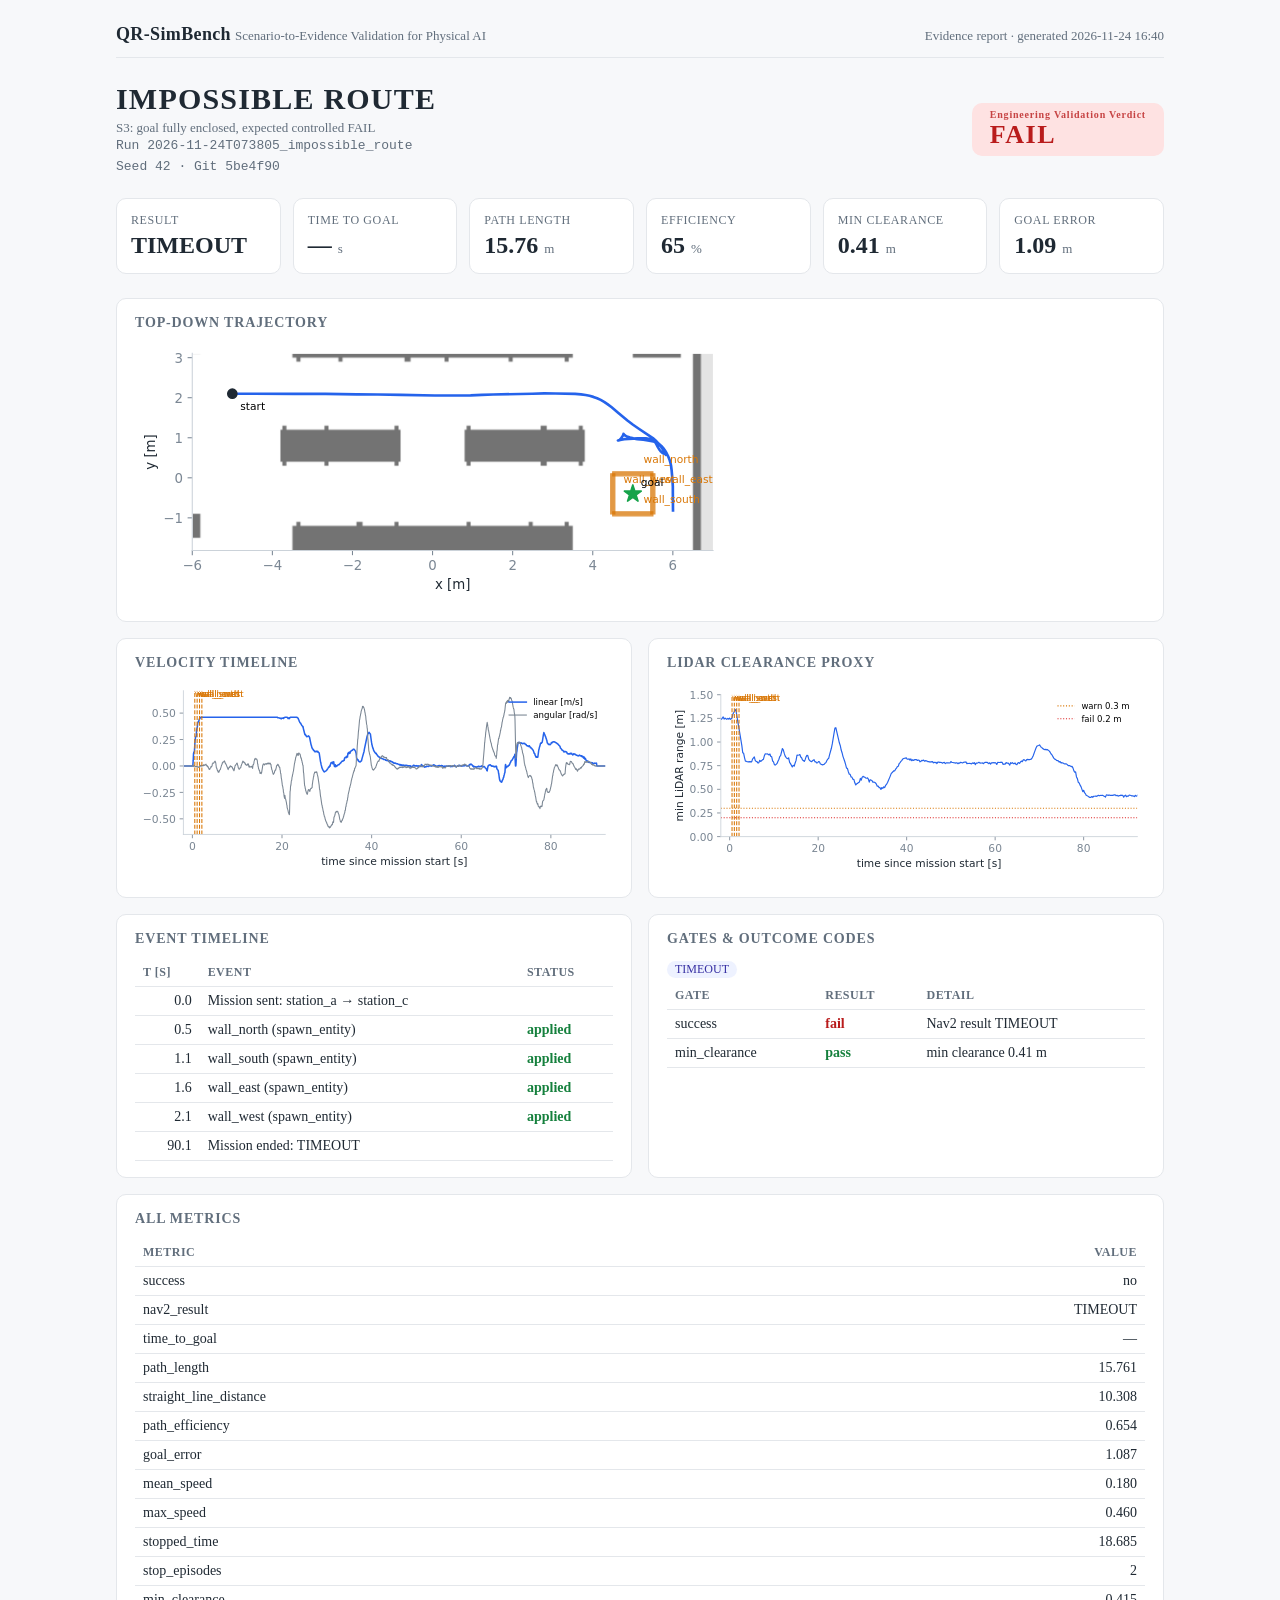
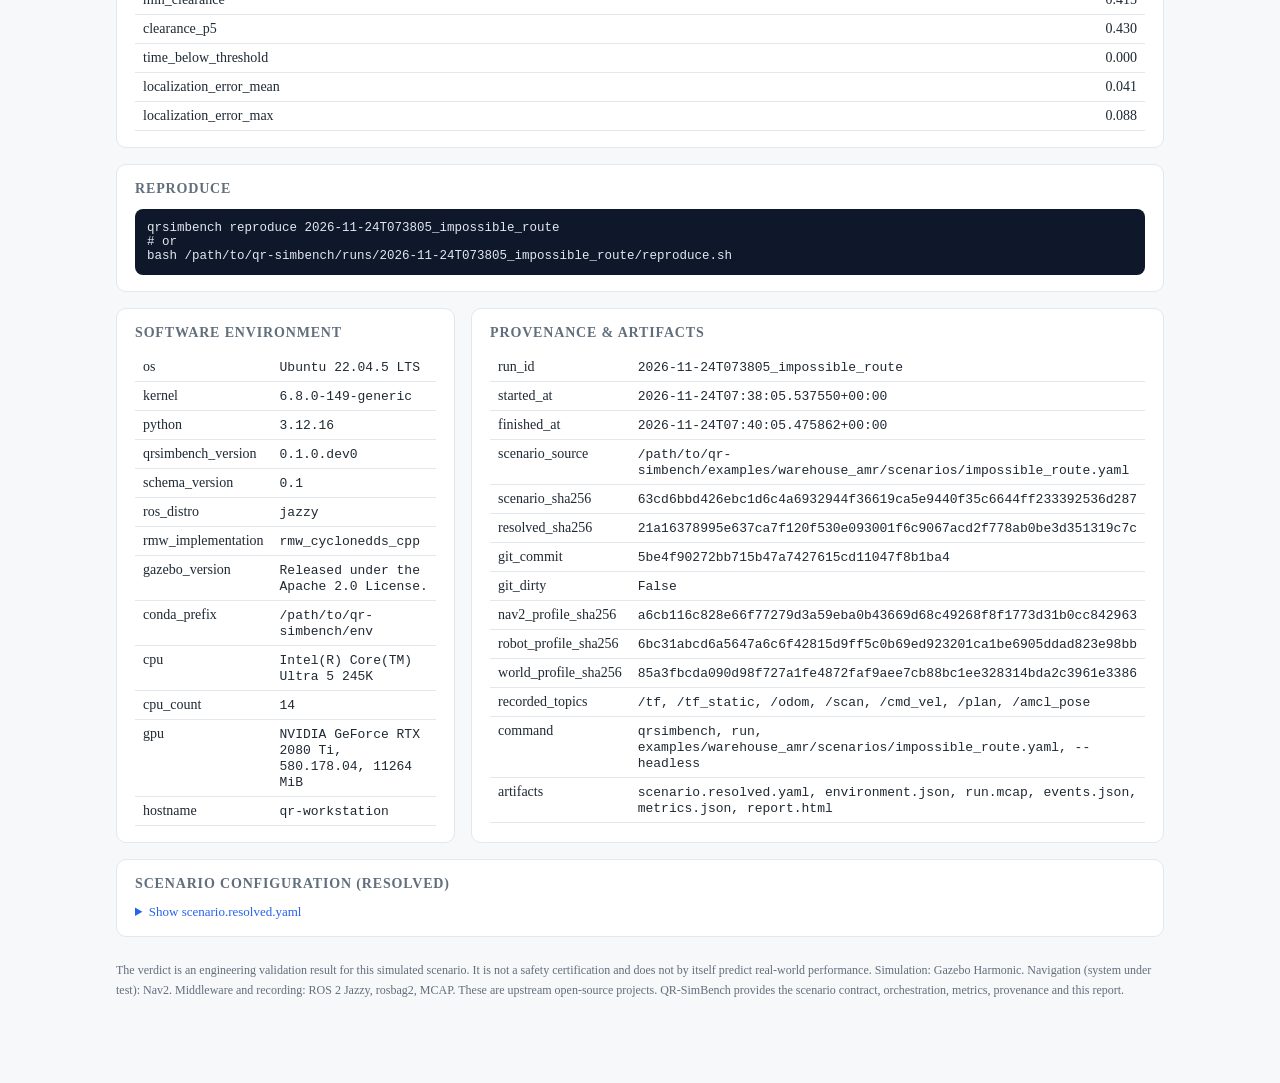
<file: reports/impossible_route/report.html>
<!doctype html>
<html lang="en"><head><meta charset="utf-8"><meta name="viewport" content="width=device-width,initial-scale=1">
<title>impossible route · QR-SimBench</title><style>:root{--ink:#1f2933;--muted:#616e7c;--line:#e4e7eb;--bg:#f7f8fa;--card:#fff;--accent:#2563eb;
--pass:#15803d;--pass-bg:#dcfce7;--warn:#b45309;--warn-bg:#fef3c7;--fail:#b91c1c;--fail-bg:#fee2e2}
*{box-sizing:border-box}
body{margin:0;background:var(--bg);color:var(--ink);font:15px/1.5 -apple-system,BlinkMacSystemFont,&#34;Segoe UI&#34;,Roboto,Helvetica,Arial,sans-serif}
.wrap{max-width:1080px;margin:0 auto;padding:24px 16px 64px}
header.brand{display:flex;justify-content:space-between;align-items:baseline;border-bottom:1px solid var(--line);padding-bottom:12px;margin-bottom:24px;flex-wrap:wrap;gap:8px}
.brand b{font-size:18px;letter-spacing:.02em}.brand span{color:var(--muted);font-size:13px}
.hero{display:flex;justify-content:space-between;align-items:center;gap:16px;flex-wrap:wrap;margin-bottom:20px}
.hero h1{margin:0;font-size:30px;letter-spacing:.04em;text-transform:uppercase}
.hero .sub{color:var(--muted);font-size:13px;margin-top:4px}
.hero .meta{color:var(--muted);font:13px/1.6 ui-monospace,SFMono-Regular,Menlo,monospace}
.verdict{display:inline-block;font-weight:700;font-size:26px;padding:6px 18px;border-radius:10px;letter-spacing:.06em}
.verdict small{display:block;font-size:10px;font-weight:600;letter-spacing:.08em;opacity:.8}
.PASS{color:var(--pass);background:var(--pass-bg)}.WARN{color:var(--warn);background:var(--warn-bg)}.FAIL{color:var(--fail);background:var(--fail-bg)}
.cards{display:grid;grid-template-columns:repeat(auto-fit,minmax(150px,1fr));gap:12px;margin-bottom:24px}
.card{background:var(--card);border:1px solid var(--line);border-radius:10px;padding:14px}
.card .k{color:var(--muted);font-size:12px;text-transform:uppercase;letter-spacing:.05em}
.card .v{font-size:24px;font-weight:650;margin-top:4px;font-variant-numeric:tabular-nums}
.card .u{font-size:13px;color:var(--muted);font-weight:400}
section{background:var(--card);border:1px solid var(--line);border-radius:10px;padding:16px 18px;margin-bottom:16px}
section h2{font-size:14px;text-transform:uppercase;letter-spacing:.06em;color:var(--muted);margin:0 0 12px}
.grid2{display:grid;grid-template-columns:1fr 1fr;gap:16px}
@media(max-width:760px){.grid2{grid-template-columns:1fr}.hero h1{font-size:24px}}
svg{max-width:100%;height:auto}
table{width:100%;border-collapse:collapse;font-size:14px}
th,td{text-align:left;padding:6px 8px;border-bottom:1px solid var(--line);vertical-align:top}
th{color:var(--muted);font-weight:600;font-size:12px;text-transform:uppercase;letter-spacing:.04em}
td.num{text-align:right;font-variant-numeric:tabular-nums}
.tag{display:inline-block;font-size:12px;padding:1px 8px;border-radius:999px;background:#eef2ff;color:#3730a3;margin:0 4px 4px 0}
pre{background:#0f172a;color:#e2e8f0;padding:12px;border-radius:8px;overflow:auto;font-size:12.5px;margin:0}
code{font-family:ui-monospace,SFMono-Regular,Menlo,monospace;font-size:13px}
.ok{color:var(--pass);font-weight:600}.bad{color:var(--fail);font-weight:600}.soft{color:var(--warn);font-weight:600}
footer{color:var(--muted);font-size:12px;margin-top:24px;line-height:1.6}
details summary{cursor:pointer;color:var(--accent);font-size:13px;margin-top:4px}
.better{color:var(--pass)}.worse{color:var(--fail)}
</style></head>
<body><div class="wrap">
<header class="brand"><div><b>QR-SimBench</b> <span>Scenario-to-Evidence Validation for Physical AI</span></div>
<span>Evidence report · generated 2026-11-24 16:40</span></header>

<div class="hero">
  <div>
    <h1>impossible route</h1>
    <div class="sub">S3: goal fully enclosed, expected controlled FAIL</div>
    <div class="meta">Run 2026-11-24T073805_impossible_route<br>Seed 42 · Git 5be4f90</div>
  </div>
  <div class="verdict FAIL"><small>Engineering Validation Verdict</small>FAIL</div>
</div>

<div class="cards">
<div class="card"><div class="k">Result</div><div class="v">TIMEOUT <span class="u"></span></div></div>
<div class="card"><div class="k">Time to goal</div><div class="v">— <span class="u">s</span></div></div>
<div class="card"><div class="k">Path length</div><div class="v">15.76 <span class="u">m</span></div></div>
<div class="card"><div class="k">Efficiency</div><div class="v">65 <span class="u">%</span></div></div>
<div class="card"><div class="k">Min clearance</div><div class="v">0.41 <span class="u">m</span></div></div>
<div class="card"><div class="k">Goal error</div><div class="v">1.09 <span class="u">m</span></div></div>
</div>

<section><h2>Top-down trajectory</h2><svg xmlns:xlink="http://www.w3.org/1999/xlink" width="440.742969pt" height="193.841905pt" viewBox="0 0 440.742969 193.841905" xmlns="http://www.w3.org/2000/svg" version="1.1">
 <metadata>
  <rdf:RDF xmlns:dc="http://purl.org/dc/elements/1.1/" xmlns:cc="http://creativecommons.org/ns#" xmlns:rdf="http://www.w3.org/1999/02/22-rdf-syntax-ns#">
   <cc:Work>
    <dc:type rdf:resource="http://purl.org/dc/dcmitype/StillImage"/>
    <dc:date>2026-11-24T16:40:10.908596</dc:date>
    <dc:format>image/svg+xml</dc:format>
    <dc:creator>
     <cc:Agent>
      <dc:title>Matplotlib v3.11.2, https://matplotlib.org/</dc:title>
     </cc:Agent>
    </dc:creator>
   </cc:Work>
  </rdf:RDF>
 </metadata>
 <defs>
  <style type="text/css">*{stroke-linejoin: round; stroke-linecap: butt}</style>
 </defs>
 <g id="figure_1">
  <g id="patch_1">
   <path d="M 0 193.841905 
L 440.742969 193.841905 
L 440.742969 0 
L 0 0 
L 0 193.841905 
z
" style="fill: none"/>
  </g>
  <g id="axes_1">
   <g id="patch_2">
    <path d="M 42.942969 155.641123 
L 433.542969 155.641123 
L 433.542969 7.784154 
L 42.942969 7.784154 
L 42.942969 155.641123 
z
" style="fill: none"/>
   </g>
   <g clip-path="url(#p0d99c1b17a)">
    <image xlink:href="data:image/png;base64,
iVBORw0KGgoAAAANSUhEUgAAAh4AAADNCAYAAAD39nniAAAR+0lEQVR4nO3daYhd5RkA4C/JZN8XEzQutUkNcUFQIyKIPwS1/VFaHf1RTcvYUlxG/aEI7pJfUePyR1FbpYgVXFCwKCqihS5jabUhSnGNS3RMjDHuMeuU99B7vXNz72Ts3HvOmbnPA5eZ891h5pvvnHvOe97vPeeMGxgYWJMopbVr16YzzzwzrV+/vuiuAB3uyCOPTI899lj60Y9+VHRXyEl/f3/q7u5OfX19TX+mt7c39fT0pHHjxg37945vUf8AAPZJ4AEAtMXAwMBeywIPAKAtgUZ9e0zJCDwAgJZoVutR2y7wAABGJDIajbIdjQKRrpH9KQCg040b5lUtajwAgLbWd1Tei1cEKDIeAEBbsx5qPACAQiguBQBym34ReAAAbbuypbY9vnZ9/vnnTX/[base64]/30tGnTpmx527Zt6R//[base64]/nXXWWWmse/jhh9NFF12Uvv3220HtsTO8+eab06GHHlpY33bs2JEuvvji9OCDD1bbfvazn6WrrrqqsD6VVQSOV1555aDA49RTT02rV6/OAulOsGHDhnTuuedWA48pU6Zk289Pf/rTQvv1+9//Pr3yyitp165d2fJRRx2V7rzzzjRnzpxsOdZP9BWG81yWRs9oqRB4lFicCU2fPr26PG3atKytVuwIOuEsZPLkyQ3bY2cY41LkGGzfvj1NnDhxUFsEhbHuOuUs/vtkh+rHKpZjrOq37bEq/tfaICu2kTJ8jus/Y5X9T9H9YvSo3d8Nte/rjFMMAKAUZDxGkTiLjtqBnTt3VpfnzZuXOsH8+fOzepaY1qi1dOnSwtO/EdnHVE/Mh1cUPV9fVjFWhxxyyKCxiuVOygzF5/aII46oZj2mTp2a5s6dW3S30sKFC7Nak8hKhWXLlnVMFop8xad9TbM3Y8N7/PHHs4MdxYsdwieffFI9+MbOOnZYtdMxY9XXX3+dzYnXV0hHmn7BggWpq6u4GDr69Omnn2ZFgxWzZs3KXp10QB3uWH322Wfpq6++qrZFKj/qCDplrKKGIuq0aj/HcQIRU4ZFinVSqTsJEdBHwN8ptTfsrb+/P3V3d6e+vr7UTG9vb+rp6flen18Zj1Ekzj6i0rwTRXBV1gArPnCxg44X+x6rCJbLcIZflAiSy/g5jgBQPQd5EMoCACO2r7uWVgg8AIARc+dSACDXbEd91qPRsowHANCSbEd91qPRssADAGhL5qM241H5vmuoKwXi8i6XUgEAwzFUxqPyfdf999/f9BfMnDkz7b///[base64]/FKzIgXa35cwBAJxvXpL6j/j1TLQBAW7IetcuV7wUeAEBbsh61y5XvTbUAAG15Qm1txiPaY1ngAQC0pcajUQbEVAsAkBsZjwLs2rUre1VMmDAhdXV1DVkRXJRIi0Vfd+/eXW2LvsYLY9SK7anM239Z9xkV48ePTxMnTix07GKd7ty5M+3Zs6faZh/BwP8unW20vTh65CwG/cknn0yPPvpode7rxBNPTL/5zW/SpEmTSre1xs7u3nvvTX/961+z5diQfv7zn2cvB4rvxui+++5Lf/nLX4zRPsQ2/9BDD6Wnn3662nbaaaelc845x/Y0hOeffz498MADgw7uYfny5am3tzfNnj07FWXbtm3prrvuSi+//HI1GDr33HPTqaeeWlifKD7gqBwf6gMQ9/EoyKuvvprtRCpixZx33nmpjGJH9/e//z398Y9/rLYtWbIkCzz4boz6+vqM0TDEtv6vf/1r0FjNnz8//eIXv7A5DeH111/Pxqw+8Dj55JOzk5YiA4/Idvz5z39Of/rTn6oZrBUrVgg8OtS4Ia5qCe5cCgDkRsajBI8Hrn1vqNvNlvUWuAw9Fs3mOTvNcLYV29P/PzZlG7va/Zntn3pqPHISH8Jnnnkm/e1vf6vWS1SsW7curVq1qpQFm1G/sHbt2kFtL7zwwqDiwE4XY9FsjE444YT04x//OJv37mQxFk888URWBxDTUrVi+frrr3eAGsI///nPhsHFO++8k2688cY0ffr0VJTt27en1157rboc00FPPfVU2rx5czrllFOy6SDBR+caaHDyNW5gYGBNYT3qIPFhvOKKK9Itt9xSdFfI0SWXXJJuvfXWbN67k8XB6fzzz09/+MMfiu4KOYoTqmuuuUbgMUr19/en7u7uvU4WakVxc09Pz/dax519GgYA5FJSUCHwAABGrP726M2Ur6gAABh1hjvdIuMBALRE/RRL/dSL+3gAAG2/[base64]/vjjatvBBx+cDjnkkEL7VbYxevPNN9OmTZv2GqMlS5YMGfl3iti2ly1blm3/69evTx9++GH1vQMOOCAbJ5rr7+9Pb7/99l7ts2fPTsuXL08TJ04sbPh2796dXnvttfTpp59W22J9Ll68OPsc0JnG/W+/12j/J/DIcSWsXLkynXnmmen2229Pq1evrr4XO+PbbrstTZ48OZXNjh070mWXXZYeeeSRatvZZ5+dLr/88kL7VbYxivF4+OGH9xqjadOmCTxiR9PVlS688ML0q1/9Kt1www3pnnvuqY7VT37yk7Rq1apSBt5lce+996Zrr7027dmzZ1D74Ycfnn73u9+lBQsWFNa3L7/8Ml100UXp2WefzZZjPZ533nnp17/+dZoxY0Zh/SL/E7A4zg3nREvgkZNYGTNnzsw+iPUfxilTpqSFCxdmX8tm+/bte/[base64]/fffv7pOYzn6C6H22Fat+xgYGFhTbaXtIuLbvHnzoELEOXPmZDuQMs5xx44uCtu2bt1abYuDrKkWY/T/bv8bN25Mn3zySbVt/vz52YGrrMF3GWzZsiV99NFHe90bIaauooAzamiKLC794IMP0hdffJEtx3qM9RnrldGtv78/dXd3p76+vqY/09vbm3p6erL1XsloDCV+RsajoLPjeI0GEQwdeOCB2QtjNFKVg1K8GL44iJf1QB4ZF1e5EYZz8hA/U75TbABgzNR11LcJPACA9tZ11LQJPACAlhjqGS2V9wUeAEAudR5qPACA3DIeQcYDAGiJ4VxOK/AAANqe6QimWgCAEfs+NwCU8QAAciPwAAByI/AAAHKhuBQAaNut0huR8QAA2nKr9EYEHgBALlxOCwDkSsYDAMiNwAMAaAnPagEACg9EagMSGQ8AoCXqr2apLNe2CzwAgNwIPACAXLhzKQCQG/fxAAByZaoFAGjL5bSNnt8i8AAA2npVS+33Ag8AIDcCDwCgrdxADADIjRuIAQC5P7PFfTwAgLYXmVYCEffxAADazlQLAFAIV7UAALkReAAAuRF4AAC5EXgAAC1RuXql2eW0QeABAIxYBBuVq1cqXxs9NE7gAQC0/[base64]/bZZ1l/t23bli1PmTIlHXvssWnu3LmpU23cuDGtXbs27dq1a1D79OnT03HHHZdmzpyZihY7itdffz299dZb1baDDjooHXXUUdk210l27tyZ/v3vf6ePP/44W46d6hFHHJF+8IMfpLHmvffeS6+++mr1QLHffvulY445Jk2cOLHorjGKsxyN2gQeo0gcyFetWpVefPHF6oH8jjvuSN3d3amM3nnnnXTppZemDRs2ZMsHHHBAuv/++9OKFStSp4pA7Le//W366quvBrUvXbo0PfDAA2n58uWpDB555JG0Zs2a6vIvf/nLdOutt3Zc4BFBc4zDM888ky1PmDAhrV69OluHY81zzz2XrrjiimpQfMopp6T77rsvzZkzp+iuMQqzHrVfa0WbwGMU2bNnT/r666/TF198kS3v2LEjOyMrq927d6cvv/yy2t84m4+2ThY79RiP+sAjlss0NpFdq6y3ygG4WbHYWBb/8zfffFMdiwg84nM3FsX/Ff9nJfCI/7sT1zkjU8lw1H+t1VmnLwBA29QHq42ucpHxKLE4y4zpisoZ1ubNm7OMR20G5N13381qBsrojTfeGJSRie/ffPPNbIqoU8X6jPVWb/v27VldRX3tRxFiB7Fp06ZBbVu2bEnr1q1LXV2dtcuITFRt5ifG5sMPPyztZ24kPvjgg0EHh8hWvvLKK2nWrFnZcnxuDz300DR58uTUaeLz8NFHH6XRbsGCBVlN4FBXnIxU/e+uz3xkUzADAwPfTeRSKv/5z3/SBRdcUK2RiINSFLnFQaqyImNDmjFjRiqj6Gf0t3IwjTT1woULOzrwiMAxAsj6s4I4oC9atChNmjQpFS36FgXMn3/+ebUttrHY1tq5wyqjCBJjG64USIf58+dXD8ZjSQRYEWBWTJ06NSswjc9tOOyww9Jdd901Jgtr9+Xuu+9ON91006ifelq5cmW67rrrqut0X/r7+7Mawr6+vqY/09vbm3p6epruG2qvdKl831mnL6NMZDriLCTOkhuJlRgHsXiNBlHDMBbOGtohgrM4ky7zmX99XUqnioNz7QF6rIpg6/333x905VWZa8raXdgf++HRHnhs2bKl0P+hEoCo8QAAWqLRVSz1uiKV0kykf+fNm9dx87oAQPrehjMd+1+7lnAecYaexgAAAABJRU5ErkJggg==" id="imagebe6f247484" transform="scale(1 -1) translate(0 -147.6)" x="43.2" y="-8.081905" width="390.24" height="147.6"/>
   </g>
   <g id="patch_3">
    <path d="M 358.334977 99.604624 
L 388.37084 99.604624 
L 388.37084 96.601038 
L 358.334977 96.601038 
z
" clip-path="url(#p0d99c1b17a)" style="fill: #d97706; opacity: 0.75; stroke: #d97706; stroke-linejoin: miter"/>
   </g>
   <g id="patch_4">
    <path d="M 358.334977 129.640488 
L 388.37084 129.640488 
L 388.37084 126.636901 
L 358.334977 126.636901 
z
" clip-path="url(#p0d99c1b17a)" style="fill: #d97706; opacity: 0.75; stroke: #d97706; stroke-linejoin: miter"/>
   </g>
   <g id="patch_5">
    <path d="M 389.872688 128.138689 
L 389.872578 98.102826 
L 386.868991 98.102837 
L 386.869102 128.1387 
z
" clip-path="url(#p0d99c1b17a)" style="fill: #d97706; opacity: 0.75; stroke: #d97706; stroke-linejoin: miter"/>
   </g>
   <g id="patch_6">
    <path d="M 359.836825 128.138689 
L 359.836715 98.102826 
L 356.833128 98.102837 
L 356.833239 128.1387 
z
" clip-path="url(#p0d99c1b17a)" style="fill: #d97706; opacity: 0.75; stroke: #d97706; stroke-linejoin: miter"/>
   </g>
   <g id="matplotlib.axis_1">
    <g id="xtick_1">
     <g id="line2d_1">
      <defs>
       <path id="m50aa9fff7b" d="M 0 0 
L 0 3.5 
" style="stroke: #7b8794; stroke-width: 0.8"/>
      </defs>
      <g>
       <use xlink:href="#m50aa9fff7b" x="42.958414" y="155.641123" style="fill: #7b8794; stroke: #7b8794; stroke-width: 0.8"/>
      </g>
     </g>
     <g id="text_1">
      <text style="font-size: 10px; font-family: 'DejaVu Sans', 'Bitstream Vera Sans', 'Computer Modern Sans Serif', 'Lucida Grande', 'Verdana', 'Geneva', 'Lucid', 'Arial', 'Helvetica', 'Avant Garde', sans-serif; text-anchor: middle; fill: #7b8794" x="42.958414" y="170.23878" transform="rotate(-0 42.958414 170.23878)">−6</text>
     </g>
    </g>
    <g id="xtick_2">
     <g id="line2d_2">
      <g>
       <use xlink:href="#m50aa9fff7b" x="103.03014" y="155.641123" style="fill: #7b8794; stroke: #7b8794; stroke-width: 0.8"/>
      </g>
     </g>
     <g id="text_2">
      <text style="font-size: 10px; font-family: 'DejaVu Sans', 'Bitstream Vera Sans', 'Computer Modern Sans Serif', 'Lucida Grande', 'Verdana', 'Geneva', 'Lucid', 'Arial', 'Helvetica', 'Avant Garde', sans-serif; text-anchor: middle; fill: #7b8794" x="103.03014" y="170.23878" transform="rotate(-0 103.03014 170.23878)">−4</text>
     </g>
    </g>
    <g id="xtick_3">
     <g id="line2d_3">
      <g>
       <use xlink:href="#m50aa9fff7b" x="163.101866" y="155.641123" style="fill: #7b8794; stroke: #7b8794; stroke-width: 0.8"/>
      </g>
     </g>
     <g id="text_3">
      <text style="font-size: 10px; font-family: 'DejaVu Sans', 'Bitstream Vera Sans', 'Computer Modern Sans Serif', 'Lucida Grande', 'Verdana', 'Geneva', 'Lucid', 'Arial', 'Helvetica', 'Avant Garde', sans-serif; text-anchor: middle; fill: #7b8794" x="163.101866" y="170.23878" transform="rotate(-0 163.101866 170.23878)">−2</text>
     </g>
    </g>
    <g id="xtick_4">
     <g id="line2d_4">
      <g>
       <use xlink:href="#m50aa9fff7b" x="223.173592" y="155.641123" style="fill: #7b8794; stroke: #7b8794; stroke-width: 0.8"/>
      </g>
     </g>
     <g id="text_4">
      <text style="font-size: 10px; font-family: 'DejaVu Sans', 'Bitstream Vera Sans', 'Computer Modern Sans Serif', 'Lucida Grande', 'Verdana', 'Geneva', 'Lucid', 'Arial', 'Helvetica', 'Avant Garde', sans-serif; text-anchor: middle; fill: #7b8794" x="223.173592" y="170.23878" transform="rotate(-0 223.173592 170.23878)">0</text>
     </g>
    </g>
    <g id="xtick_5">
     <g id="line2d_5">
      <g>
       <use xlink:href="#m50aa9fff7b" x="283.245319" y="155.641123" style="fill: #7b8794; stroke: #7b8794; stroke-width: 0.8"/>
      </g>
     </g>
     <g id="text_5">
      <text style="font-size: 10px; font-family: 'DejaVu Sans', 'Bitstream Vera Sans', 'Computer Modern Sans Serif', 'Lucida Grande', 'Verdana', 'Geneva', 'Lucid', 'Arial', 'Helvetica', 'Avant Garde', sans-serif; text-anchor: middle; fill: #7b8794" x="283.245319" y="170.23878" transform="rotate(-0 283.245319 170.23878)">2</text>
     </g>
    </g>
    <g id="xtick_6">
     <g id="line2d_6">
      <g>
       <use xlink:href="#m50aa9fff7b" x="343.317045" y="155.641123" style="fill: #7b8794; stroke: #7b8794; stroke-width: 0.8"/>
      </g>
     </g>
     <g id="text_6">
      <text style="font-size: 10px; font-family: 'DejaVu Sans', 'Bitstream Vera Sans', 'Computer Modern Sans Serif', 'Lucida Grande', 'Verdana', 'Geneva', 'Lucid', 'Arial', 'Helvetica', 'Avant Garde', sans-serif; text-anchor: middle; fill: #7b8794" x="343.317045" y="170.23878" transform="rotate(-0 343.317045 170.23878)">4</text>
     </g>
    </g>
    <g id="xtick_7">
     <g id="line2d_7">
      <g>
       <use xlink:href="#m50aa9fff7b" x="403.388771" y="155.641123" style="fill: #7b8794; stroke: #7b8794; stroke-width: 0.8"/>
      </g>
     </g>
     <g id="text_7">
      <text style="font-size: 10px; font-family: 'DejaVu Sans', 'Bitstream Vera Sans', 'Computer Modern Sans Serif', 'Lucida Grande', 'Verdana', 'Geneva', 'Lucid', 'Arial', 'Helvetica', 'Avant Garde', sans-serif; text-anchor: middle; fill: #7b8794" x="403.388771" y="170.23878" transform="rotate(-0 403.388771 170.23878)">6</text>
     </g>
    </g>
    <g id="text_8">
     <text style="font-size: 10px; font-family: 'DejaVu Sans', 'Bitstream Vera Sans', 'Computer Modern Sans Serif', 'Lucida Grande', 'Verdana', 'Geneva', 'Lucid', 'Arial', 'Helvetica', 'Avant Garde', sans-serif; text-anchor: middle; fill: #1f2933" x="238.242969" y="184.239561" transform="rotate(-0 238.242969 184.239561)">x [m]</text>
    </g>
   </g>
   <g id="matplotlib.axis_2">
    <g id="ytick_1">
     <g id="line2d_8">
      <defs>
       <path id="m86fafda191" d="M 0 0 
L -3.5 0 
" style="stroke: #7b8794; stroke-width: 0.8"/>
      </defs>
      <g>
       <use xlink:href="#m86fafda191" x="42.942969" y="131.142281" style="fill: #7b8794; stroke: #7b8794; stroke-width: 0.8"/>
      </g>
     </g>
     <g id="text_9">
      <text style="font-size: 10px; font-family: 'DejaVu Sans', 'Bitstream Vera Sans', 'Computer Modern Sans Serif', 'Lucida Grande', 'Verdana', 'Geneva', 'Lucid', 'Arial', 'Helvetica', 'Avant Garde', sans-serif; text-anchor: end; fill: #7b8794" x="35.942969" y="134.941109" transform="rotate(-0 35.942969 134.941109)">−1</text>
     </g>
    </g>
    <g id="ytick_2">
     <g id="line2d_9">
      <g>
       <use xlink:href="#m86fafda191" x="42.942969" y="101.106418" style="fill: #7b8794; stroke: #7b8794; stroke-width: 0.8"/>
      </g>
     </g>
     <g id="text_10">
      <text style="font-size: 10px; font-family: 'DejaVu Sans', 'Bitstream Vera Sans', 'Computer Modern Sans Serif', 'Lucida Grande', 'Verdana', 'Geneva', 'Lucid', 'Arial', 'Helvetica', 'Avant Garde', sans-serif; text-anchor: end; fill: #7b8794" x="35.942969" y="104.905246" transform="rotate(-0 35.942969 104.905246)">0</text>
     </g>
    </g>
    <g id="ytick_3">
     <g id="line2d_10">
      <g>
       <use xlink:href="#m86fafda191" x="42.942969" y="71.070554" style="fill: #7b8794; stroke: #7b8794; stroke-width: 0.8"/>
      </g>
     </g>
     <g id="text_11">
      <text style="font-size: 10px; font-family: 'DejaVu Sans', 'Bitstream Vera Sans', 'Computer Modern Sans Serif', 'Lucida Grande', 'Verdana', 'Geneva', 'Lucid', 'Arial', 'Helvetica', 'Avant Garde', sans-serif; text-anchor: end; fill: #7b8794" x="35.942969" y="74.869383" transform="rotate(-0 35.942969 74.869383)">1</text>
     </g>
    </g>
    <g id="ytick_4">
     <g id="line2d_11">
      <g>
       <use xlink:href="#m86fafda191" x="42.942969" y="41.034691" style="fill: #7b8794; stroke: #7b8794; stroke-width: 0.8"/>
      </g>
     </g>
     <g id="text_12">
      <text style="font-size: 10px; font-family: 'DejaVu Sans', 'Bitstream Vera Sans', 'Computer Modern Sans Serif', 'Lucida Grande', 'Verdana', 'Geneva', 'Lucid', 'Arial', 'Helvetica', 'Avant Garde', sans-serif; text-anchor: end; fill: #7b8794" x="35.942969" y="44.833519" transform="rotate(-0 35.942969 44.833519)">2</text>
     </g>
    </g>
    <g id="ytick_5">
     <g id="line2d_12">
      <g>
       <use xlink:href="#m86fafda191" x="42.942969" y="10.998828" style="fill: #7b8794; stroke: #7b8794; stroke-width: 0.8"/>
      </g>
     </g>
     <g id="text_13">
      <text style="font-size: 10px; font-family: 'DejaVu Sans', 'Bitstream Vera Sans', 'Computer Modern Sans Serif', 'Lucida Grande', 'Verdana', 'Geneva', 'Lucid', 'Arial', 'Helvetica', 'Avant Garde', sans-serif; text-anchor: end; fill: #7b8794" x="35.942969" y="14.797656" transform="rotate(-0 35.942969 14.797656)">3</text>
     </g>
    </g>
    <g id="text_14">
     <text style="font-size: 10px; font-family: 'DejaVu Sans', 'Bitstream Vera Sans', 'Computer Modern Sans Serif', 'Lucida Grande', 'Verdana', 'Geneva', 'Lucid', 'Arial', 'Helvetica', 'Avant Garde', sans-serif; text-anchor: middle; fill: #1f2933" x="14.798438" y="81.712639" transform="rotate(-90 14.798438 81.712639)">y [m]</text>
    </g>
   </g>
   <g id="line2d_13">
    <path d="M 72.978832 38.031109 
L 76.061428 38.031738 
L 119.932619 38.183683 
L 131.861874 38.203419 
L 142.815422 38.210014 
L 166.18344 38.514055 
L 182.103745 38.607989 
L 199.511218 38.960943 
L 224.867906 39.385492 
L 251.718389 39.241995 
L 260.165535 38.91593 
L 268.623887 38.644738 
L 297.954718 38.050396 
L 306.915681 37.827298 
L 315.374918 37.875111 
L 330.078653 38.163273 
L 334.485315 38.509504 
L 337.933063 38.999754 
L 340.872387 39.606388 
L 343.766925 40.410416 
L 346.582306 41.425694 
L 349.264067 42.658687 
L 351.848699 44.132283 
L 354.339272 45.805278 
L 357.506975 48.229848 
L 362.089398 52.059723 
L 369.324918 58.111535 
L 373.523728 61.308965 
L 377.874321 64.32498 
L 388.377197 71.349729 
L 390.448671 73.1468 
L 392.354069 75.082427 
L 394.17894 77.275208 
L 395.738894 79.545607 
L 397.313415 82.256004 
L 398.140694 83.985602 
L 397.981053 83.276105 
L 398.017141 82.513615 
L 398.038117 82.447519 
L 397.878944 82.643846 
L 397.341873 83.047728 
L 396.887011 83.021942 
L 396.126488 82.763831 
L 395.392626 82.298771 
L 394.488925 81.466818 
L 393.496543 80.224198 
L 392.369697 78.45047 
L 390.590284 75.139249 
L 389.809973 73.868516 
L 389.159406 73.26194 
L 388.174542 72.691758 
L 386.838739 72.186049 
L 385.198379 71.798507 
L 383.152387 71.543232 
L 380.522956 71.439352 
L 376.866774 71.544275 
L 366.980421 72.143492 
L 364.87879 72.499823 
L 362.212176 73.102004 
L 362.636108 73.075047 
L 362.97711 73.063436 
L 363.320537 72.884615 
L 363.983947 72.23952 
L 365.144778 70.771041 
L 366.009453 69.327409 
L 366.423261 68.212848 
L 366.418262 68.128795 
L 366.514128 68.309659 
L 366.969872 68.859815 
L 367.741504 69.438451 
L 368.94097 70.05151 
L 371.272369 70.873703 
L 373.76611 71.52728 
L 376.712279 72.0571 
L 381.199709 72.592296 
L 385.686255 73.192646 
L 388.859331 73.834438 
L 390.864311 74.449339 
L 392.062598 75.028506 
L 393.252839 75.851453 
L 394.747653 77.171888 
L 396.038396 78.599964 
L 397.237581 80.213552 
L 398.633307 82.497197 
L 399.858814 84.937061 
L 400.811988 87.292963 
L 401.534847 89.655643 
L 402.044325 92.093399 
L 402.450998 95.23454 
L 403.091389 102.736044 
L 403.385535 107.742514 
L 403.389734 112.653879 
L 403.507106 125.60526 
L 403.507106 125.60526 
" clip-path="url(#p0d99c1b17a)" style="fill: none; stroke: #2563eb; stroke-width: 2; stroke-linecap: square"/>
   </g>
   <g id="line2d_14">
    <defs>
     <path id="mdaaa407600" d="M 0 3.5 
C 0.928211 3.5 1.81853 3.131218 2.474874 2.474874 
C 3.131218 1.81853 3.5 0.928211 3.5 0 
C 3.5 -0.928211 3.131218 -1.81853 2.474874 -2.474874 
C 1.81853 -3.131218 0.928211 -3.5 0 -3.5 
C -0.928211 -3.5 -1.81853 -3.131218 -2.474874 -2.474874 
C -3.131218 -1.81853 -3.5 -0.928211 -3.5 0 
C -3.5 0.928211 -3.131218 1.81853 -2.474874 2.474874 
C -1.81853 3.131218 -0.928211 3.5 0 3.5 
z
" style="stroke: #1f2933"/>
    </defs>
    <g clip-path="url(#p0d99c1b17a)">
     <use xlink:href="#mdaaa407600" x="72.994277" y="38.031105" style="fill: #1f2933; stroke: #1f2933"/>
    </g>
   </g>
   <g id="line2d_15">
    <defs>
     <path id="meda51c3ac1" d="M 0 -7 
L -1.571598 -2.163119 
L -6.657396 -2.163119 
L -2.542899 0.826238 
L -4.114497 5.663119 
L -0 2.673762 
L 4.114497 5.663119 
L 2.542899 0.826238 
L 6.657396 -2.163119 
L 1.571598 -2.163119 
z
" style="stroke: #16a34a; stroke-linejoin: bevel"/>
    </defs>
    <g clip-path="url(#p0d99c1b17a)">
     <use xlink:href="#meda51c3ac1" x="373.352908" y="113.120763" style="fill: #16a34a; stroke: #16a34a; stroke-linejoin: bevel"/>
    </g>
   </g>
   <g id="patch_7">
    <path d="M 42.942969 155.641123 
L 42.942969 7.784154 
" style="fill: none; stroke: #cbd2d9; stroke-width: 0.8; stroke-linejoin: miter; stroke-linecap: square"/>
   </g>
   <g id="patch_8">
    <path d="M 42.942969 155.641123 
L 433.542969 155.641123 
" style="fill: none; stroke: #cbd2d9; stroke-width: 0.8; stroke-linejoin: miter; stroke-linecap: square"/>
   </g>
   <g id="text_15">
    <text style="font-size: 8px; font-family: 'DejaVu Sans', 'Bitstream Vera Sans', 'Computer Modern Sans Serif', 'Lucida Grande', 'Verdana', 'Geneva', 'Lucid', 'Arial', 'Helvetica', 'Avant Garde', sans-serif; text-anchor: start; fill: #d97706" x="381.352908" y="90.102831" transform="rotate(-0 381.352908 90.102831)">wall_north</text>
   </g>
   <g id="text_16">
    <text style="font-size: 8px; font-family: 'DejaVu Sans', 'Bitstream Vera Sans', 'Computer Modern Sans Serif', 'Lucida Grande', 'Verdana', 'Geneva', 'Lucid', 'Arial', 'Helvetica', 'Avant Garde', sans-serif; text-anchor: start; fill: #d97706" x="381.352908" y="120.138694" transform="rotate(-0 381.352908 120.138694)">wall_south</text>
   </g>
   <g id="text_17">
    <text style="font-size: 8px; font-family: 'DejaVu Sans', 'Bitstream Vera Sans', 'Computer Modern Sans Serif', 'Lucida Grande', 'Verdana', 'Geneva', 'Lucid', 'Arial', 'Helvetica', 'Avant Garde', sans-serif; text-anchor: start; fill: #d97706" x="396.37084" y="105.120763" transform="rotate(-0 396.37084 105.120763)">wall_east</text>
   </g>
   <g id="text_18">
    <text style="font-size: 8px; font-family: 'DejaVu Sans', 'Bitstream Vera Sans', 'Computer Modern Sans Serif', 'Lucida Grande', 'Verdana', 'Geneva', 'Lucid', 'Arial', 'Helvetica', 'Avant Garde', sans-serif; text-anchor: start; fill: #d97706" x="366.334977" y="105.120763" transform="rotate(-0 366.334977 105.120763)">wall_west</text>
   </g>
   <g id="text_19">
    <text style="font-size: 8px; font-family: 'DejaVu Sans', 'Bitstream Vera Sans', 'Computer Modern Sans Serif', 'Lucida Grande', 'Verdana', 'Geneva', 'Lucid', 'Arial', 'Helvetica', 'Avant Garde', sans-serif; text-anchor: start" x="78.994277" y="50.031105" transform="rotate(-0 78.994277 50.031105)">start</text>
   </g>
   <g id="text_20">
    <text style="font-size: 8px; font-family: 'DejaVu Sans', 'Bitstream Vera Sans', 'Computer Modern Sans Serif', 'Lucida Grande', 'Verdana', 'Geneva', 'Lucid', 'Arial', 'Helvetica', 'Avant Garde', sans-serif; text-anchor: start" x="379.352908" y="107.120763" transform="rotate(-0 379.352908 107.120763)">goal</text>
   </g>
  </g>
 </g>
 <defs>
  <clipPath id="p0d99c1b17a">
   <rect x="42.942969" y="7.784154" width="390.6" height="147.85697"/>
  </clipPath>
 </defs>
</svg>
</section>
<div class="grid2">
<section><h2>Velocity timeline</h2><svg xmlns:xlink="http://www.w3.org/1999/xlink" width="442.645312pt" height="178.456781pt" viewBox="0 0 442.645312 178.456781" xmlns="http://www.w3.org/2000/svg" version="1.1">
 <metadata>
  <rdf:RDF xmlns:dc="http://purl.org/dc/elements/1.1/" xmlns:cc="http://creativecommons.org/ns#" xmlns:rdf="http://www.w3.org/1999/02/22-rdf-syntax-ns#">
   <cc:Work>
    <dc:type rdf:resource="http://purl.org/dc/dcmitype/StillImage"/>
    <dc:date>2026-11-24T16:40:10.972455</dc:date>
    <dc:format>image/svg+xml</dc:format>
    <dc:creator>
     <cc:Agent>
      <dc:title>Matplotlib v3.11.2, https://matplotlib.org/</dc:title>
     </cc:Agent>
    </dc:creator>
   </cc:Work>
  </rdf:RDF>
 </metadata>
 <defs>
  <style type="text/css">*{stroke-linejoin: round; stroke-linecap: butt}</style>
 </defs>
 <g id="figure_1">
  <g id="patch_1">
   <path d="M 0 178.456781 
L 442.645312 178.456781 
L 442.645312 0 
L 0 0 
L 0 178.456781 
z
" style="fill: none"/>
  </g>
  <g id="axes_1">
   <g id="patch_2">
    <path d="M 44.845313 140.256 
L 435.445312 140.256 
L 435.445312 7.2 
L 44.845313 7.2 
L 44.845313 140.256 
z
" style="fill: none"/>
   </g>
   <g id="matplotlib.axis_1">
    <g id="xtick_1">
     <g id="line2d_1">
      <defs>
       <path id="md8bb6eb354" d="M 0 0 
L 0 3.5 
" style="stroke: #7b8794; stroke-width: 0.8"/>
      </defs>
      <g>
       <use xlink:href="#md8bb6eb354" x="53.144433" y="140.256" style="fill: #7b8794; stroke: #7b8794; stroke-width: 0.8"/>
      </g>
     </g>
     <g id="text_1">
      <text style="font-size: 10px; font-family: 'DejaVu Sans', 'Bitstream Vera Sans', 'Computer Modern Sans Serif', 'Lucida Grande', 'Verdana', 'Geneva', 'Lucid', 'Arial', 'Helvetica', 'Avant Garde', sans-serif; text-anchor: middle; fill: #7b8794" x="53.144433" y="154.853656" transform="rotate(-0 53.144433 154.853656)">0</text>
     </g>
    </g>
    <g id="xtick_2">
     <g id="line2d_2">
      <g>
       <use xlink:href="#md8bb6eb354" x="136.135633" y="140.256" style="fill: #7b8794; stroke: #7b8794; stroke-width: 0.8"/>
      </g>
     </g>
     <g id="text_2">
      <text style="font-size: 10px; font-family: 'DejaVu Sans', 'Bitstream Vera Sans', 'Computer Modern Sans Serif', 'Lucida Grande', 'Verdana', 'Geneva', 'Lucid', 'Arial', 'Helvetica', 'Avant Garde', sans-serif; text-anchor: middle; fill: #7b8794" x="136.135633" y="154.853656" transform="rotate(-0 136.135633 154.853656)">20</text>
     </g>
    </g>
    <g id="xtick_3">
     <g id="line2d_3">
      <g>
       <use xlink:href="#md8bb6eb354" x="219.126833" y="140.256" style="fill: #7b8794; stroke: #7b8794; stroke-width: 0.8"/>
      </g>
     </g>
     <g id="text_3">
      <text style="font-size: 10px; font-family: 'DejaVu Sans', 'Bitstream Vera Sans', 'Computer Modern Sans Serif', 'Lucida Grande', 'Verdana', 'Geneva', 'Lucid', 'Arial', 'Helvetica', 'Avant Garde', sans-serif; text-anchor: middle; fill: #7b8794" x="219.126833" y="154.853656" transform="rotate(-0 219.126833 154.853656)">40</text>
     </g>
    </g>
    <g id="xtick_4">
     <g id="line2d_4">
      <g>
       <use xlink:href="#md8bb6eb354" x="302.118033" y="140.256" style="fill: #7b8794; stroke: #7b8794; stroke-width: 0.8"/>
      </g>
     </g>
     <g id="text_4">
      <text style="font-size: 10px; font-family: 'DejaVu Sans', 'Bitstream Vera Sans', 'Computer Modern Sans Serif', 'Lucida Grande', 'Verdana', 'Geneva', 'Lucid', 'Arial', 'Helvetica', 'Avant Garde', sans-serif; text-anchor: middle; fill: #7b8794" x="302.118033" y="154.853656" transform="rotate(-0 302.118033 154.853656)">60</text>
     </g>
    </g>
    <g id="xtick_5">
     <g id="line2d_5">
      <g>
       <use xlink:href="#md8bb6eb354" x="385.109234" y="140.256" style="fill: #7b8794; stroke: #7b8794; stroke-width: 0.8"/>
      </g>
     </g>
     <g id="text_5">
      <text style="font-size: 10px; font-family: 'DejaVu Sans', 'Bitstream Vera Sans', 'Computer Modern Sans Serif', 'Lucida Grande', 'Verdana', 'Geneva', 'Lucid', 'Arial', 'Helvetica', 'Avant Garde', sans-serif; text-anchor: middle; fill: #7b8794" x="385.109234" y="154.853656" transform="rotate(-0 385.109234 154.853656)">80</text>
     </g>
    </g>
    <g id="text_6">
     <text style="font-size: 10px; font-family: 'DejaVu Sans', 'Bitstream Vera Sans', 'Computer Modern Sans Serif', 'Lucida Grande', 'Verdana', 'Geneva', 'Lucid', 'Arial', 'Helvetica', 'Avant Garde', sans-serif; text-anchor: middle; fill: #1f2933" x="240.145313" y="168.854437" transform="rotate(-0 240.145313 168.854437)">time since mission start [s]</text>
    </g>
   </g>
   <g id="matplotlib.axis_2">
    <g id="ytick_1">
     <g id="line2d_6">
      <defs>
       <path id="mb6c568aedc" d="M 0 0 
L -3.5 0 
" style="stroke: #7b8794; stroke-width: 0.8"/>
      </defs>
      <g>
       <use xlink:href="#mb6c568aedc" x="44.845313" y="125.797799" style="fill: #7b8794; stroke: #7b8794; stroke-width: 0.8"/>
      </g>
     </g>
     <g id="text_7">
      <text style="font-size: 10px; font-family: 'DejaVu Sans', 'Bitstream Vera Sans', 'Computer Modern Sans Serif', 'Lucida Grande', 'Verdana', 'Geneva', 'Lucid', 'Arial', 'Helvetica', 'Avant Garde', sans-serif; text-anchor: end; fill: #7b8794" x="37.845313" y="129.596627" transform="rotate(-0 37.845313 129.596627)">−0.50</text>
     </g>
    </g>
    <g id="ytick_2">
     <g id="line2d_7">
      <g>
       <use xlink:href="#mb6c568aedc" x="44.845313" y="101.316768" style="fill: #7b8794; stroke: #7b8794; stroke-width: 0.8"/>
      </g>
     </g>
     <g id="text_8">
      <text style="font-size: 10px; font-family: 'DejaVu Sans', 'Bitstream Vera Sans', 'Computer Modern Sans Serif', 'Lucida Grande', 'Verdana', 'Geneva', 'Lucid', 'Arial', 'Helvetica', 'Avant Garde', sans-serif; text-anchor: end; fill: #7b8794" x="37.845313" y="105.115596" transform="rotate(-0 37.845313 105.115596)">−0.25</text>
     </g>
    </g>
    <g id="ytick_3">
     <g id="line2d_8">
      <g>
       <use xlink:href="#mb6c568aedc" x="44.845313" y="76.835736" style="fill: #7b8794; stroke: #7b8794; stroke-width: 0.8"/>
      </g>
     </g>
     <g id="text_9">
      <text style="font-size: 10px; font-family: 'DejaVu Sans', 'Bitstream Vera Sans', 'Computer Modern Sans Serif', 'Lucida Grande', 'Verdana', 'Geneva', 'Lucid', 'Arial', 'Helvetica', 'Avant Garde', sans-serif; text-anchor: end; fill: #7b8794" x="37.845313" y="80.634564" transform="rotate(-0 37.845313 80.634564)">0.00</text>
     </g>
    </g>
    <g id="ytick_4">
     <g id="line2d_9">
      <g>
       <use xlink:href="#mb6c568aedc" x="44.845313" y="52.354705" style="fill: #7b8794; stroke: #7b8794; stroke-width: 0.8"/>
      </g>
     </g>
     <g id="text_10">
      <text style="font-size: 10px; font-family: 'DejaVu Sans', 'Bitstream Vera Sans', 'Computer Modern Sans Serif', 'Lucida Grande', 'Verdana', 'Geneva', 'Lucid', 'Arial', 'Helvetica', 'Avant Garde', sans-serif; text-anchor: end; fill: #7b8794" x="37.845313" y="56.153533" transform="rotate(-0 37.845313 56.153533)">0.25</text>
     </g>
    </g>
    <g id="ytick_5">
     <g id="line2d_10">
      <g>
       <use xlink:href="#mb6c568aedc" x="44.845313" y="27.873673" style="fill: #7b8794; stroke: #7b8794; stroke-width: 0.8"/>
      </g>
     </g>
     <g id="text_11">
      <text style="font-size: 10px; font-family: 'DejaVu Sans', 'Bitstream Vera Sans', 'Computer Modern Sans Serif', 'Lucida Grande', 'Verdana', 'Geneva', 'Lucid', 'Arial', 'Helvetica', 'Avant Garde', sans-serif; text-anchor: end; fill: #7b8794" x="37.845313" y="31.672501" transform="rotate(-0 37.845313 31.672501)">0.50</text>
     </g>
    </g>
   </g>
   <g id="line2d_11">
    <path d="M 44.808255 76.835736 
L 53.515983 76.835736 
L 53.895845 71.69472 
L 54.196515 65.197892 
L 54.348031 64.730376 
L 55.042389 63.114628 
L 55.573461 53.553009 
L 56.022999 50.391616 
L 56.720327 49.351004 
L 57.022241 43.456145 
L 57.717007 40.566193 
L 58.023282 37.720246 
L 58.318619 36.04449 
L 58.977043 35.934096 
L 59.428142 33.801284 
L 59.579203 33.412147 
L 59.739694 33.351584 
L 59.923548 33.015391 
L 60.370143 31.790638 
L 60.520085 32.091512 
L 61.174732 32.118834 
L 61.477031 31.790638 
L 131.897911 31.790638 
L 132.193482 32.165764 
L 132.350659 32.197869 
L 132.500834 32.101172 
L 133.263221 32.30183 
L 133.706316 32.302376 
L 134.004496 32.458654 
L 134.308221 32.626385 
L 134.454225 32.626385 
L 134.753765 32.807551 
L 135.053821 32.749149 
L 135.204339 33.199117 
L 135.354728 33.271714 
L 135.50356 32.912799 
L 135.653091 32.912799 
L 135.953123 32.447127 
L 136.40512 32.537386 
L 136.8623 32.688628 
L 137.153803 32.29951 
L 137.305181 32.417084 
L 137.457735 32.864582 
L 137.610337 32.46343 
L 137.755156 32.399864 
L 137.913811 32.492627 
L 138.211602 31.861892 
L 139.10822 31.790638 
L 141.048486 31.790638 
L 141.348734 32.400655 
L 141.497805 32.400655 
L 141.697426 32.964337 
L 141.846418 32.565788 
L 142.155769 32.782996 
L 142.308098 32.788129 
L 142.465344 32.28657 
L 142.82054 32.21411 
L 142.961223 32.217557 
L 143.114071 32.987543 
L 143.44319 31.835984 
L 143.899197 31.790638 
L 150.013317 31.790638 
L 150.31691 32.218166 
L 150.61981 32.074775 
L 150.768428 32.323093 
L 150.924953 32.326673 
L 151.225236 33.225514 
L 151.821801 34.514032 
L 152.126706 35.567079 
L 152.277949 35.567079 
L 152.727798 36.736577 
L 152.885969 36.736577 
L 153.484112 37.394465 
L 153.78035 38.219641 
L 153.92769 38.255519 
L 154.231361 38.876175 
L 154.377664 39.206397 
L 154.527804 39.208719 
L 154.833756 39.736392 
L 154.982645 39.736392 
L 155.287062 40.518831 
L 155.601237 40.369534 
L 156.053785 42.999522 
L 156.209605 43.309981 
L 157.255293 47.550508 
L 157.561694 48.081083 
L 157.853115 47.762515 
L 158.152088 48.482613 
L 158.298266 48.482613 
L 158.749785 49.50288 
L 159.045442 49.589766 
L 159.194269 49.759439 
L 159.348993 49.759439 
L 159.945127 49.334762 
L 160.095589 49.381135 
L 160.706571 48.941392 
L 160.853272 49.35386 
L 161.007674 49.35386 
L 161.328601 49.795948 
L 161.485263 50.233403 
L 161.628456 50.233403 
L 163.114582 57.464097 
L 163.268624 57.481004 
L 163.719711 59.582226 
L 163.872179 59.596415 
L 164.168553 60.79422 
L 164.32168 60.79422 
L 164.765466 61.302707 
L 164.917213 61.345277 
L 165.215758 62.163179 
L 165.672693 62.20047 
L 165.818816 62.80496 
L 166.119302 62.978 
L 166.576014 63.63373 
L 166.869787 63.329601 
L 167.023886 63.329601 
L 167.168645 63.701539 
L 167.316678 63.305062 
L 167.614863 63.493906 
L 167.81856 63.273028 
L 167.966927 63.483559 
L 168.123311 63.305939 
L 168.442073 63.362278 
L 168.815186 63.824877 
L 169.115222 63.123637 
L 169.258654 63.123637 
L 169.406392 63.672166 
L 169.597459 63.851797 
L 169.895296 64.314055 
L 170.042552 64.300189 
L 170.197649 64.581749 
L 170.346737 64.581749 
L 170.548736 64.817869 
L 171.150483 68.594884 
L 171.816942 73.173112 
L 171.967989 73.335838 
L 172.299544 75.401359 
L 172.90688 77.598204 
L 173.057567 78.574469 
L 173.219651 78.574487 
L 173.670468 79.930182 
L 173.827823 80.118329 
L 174.314174 81.108112 
L 174.472041 81.132318 
L 174.621631 81.339101 
L 174.939535 82.004018 
L 175.090439 82.045684 
L 175.248026 82.395497 
L 176.919436 81.276688 
L 177.216412 80.978467 
L 177.367196 80.94653 
L 177.664243 80.486207 
L 177.817988 80.486207 
L 178.260157 79.49304 
L 178.413414 79.462324 
L 178.712862 78.971131 
L 178.863779 78.655337 
L 179.01374 78.655337 
L 179.161229 78.412877 
L 179.314875 77.849349 
L 179.466343 77.826259 
L 179.616541 78.182797 
L 179.917444 77.416465 
L 180.065224 77.403336 
L 180.214371 76.688532 
L 180.514899 77.18571 
L 180.667294 76.829005 
L 180.961322 75.270163 
L 181.114836 75.184192 
L 181.5683 73.889435 
L 181.717901 73.716995 
L 181.866652 74.079285 
L 182.020363 73.854685 
L 182.168192 73.854685 
L 182.324779 74.093628 
L 182.472894 73.538288 
L 182.925406 73.28527 
L 183.225351 74.78707 
L 183.528591 74.618471 
L 183.684772 74.047364 
L 183.833918 74.047364 
L 183.987692 72.871438 
L 184.589457 77.036631 
L 184.746259 76.022542 
L 185.189943 76.999154 
L 185.340889 77.647469 
L 185.642628 75.776005 
L 185.956463 77.187416 
L 186.257199 77.228303 
L 186.702485 76.70764 
L 186.84815 76.891607 
L 187.448515 76.516788 
L 187.596075 76.180693 
L 187.744408 76.133391 
L 188.044698 75.804991 
L 188.346529 75.80139 
L 188.494172 75.638943 
L 188.802134 75.749335 
L 189.100625 75.236388 
L 189.398769 75.154716 
L 189.69972 74.699631 
L 189.848215 74.699631 
L 190.146158 74.238656 
L 190.45368 73.946086 
L 190.598905 73.921587 
L 190.90325 73.235183 
L 191.052386 73.235183 
L 191.351016 72.867184 
L 191.497263 72.867184 
L 191.795156 72.343072 
L 192.094126 72.315191 
L 192.245266 72.427749 
L 192.5483 72.375581 
L 192.852574 71.979829 
L 193.150049 72.079718 
L 193.301069 71.541019 
L 193.449395 71.753832 
L 193.601043 71.563843 
L 193.748492 71.563843 
L 193.906108 70.87186 
L 194.05655 69.538575 
L 194.209041 69.473726 
L 194.509597 69.031255 
L 194.958952 68.949258 
L 195.111253 68.843424 
L 195.265264 69.042879 
L 195.411713 69.042879 
L 195.559553 69.177429 
L 195.708317 67.994728 
L 195.937509 67.859157 
L 196.086699 68.179741 
L 196.235347 68.066065 
L 196.384839 68.244425 
L 196.537424 68.633761 
L 196.768949 68.639065 
L 197.067784 65.736852 
L 197.216916 64.988419 
L 197.519063 64.871226 
L 197.720589 64.284518 
L 198.024139 65.488741 
L 198.324203 64.412824 
L 198.512966 64.156786 
L 198.661594 64.965822 
L 198.818426 64.156536 
L 198.964502 64.049601 
L 199.123126 64.979299 
L 199.272879 64.223 
L 200.089611 62.746514 
L 200.312653 62.809542 
L 200.603975 62.557172 
L 200.754344 62.536893 
L 200.905183 62.31814 
L 201.062852 62.31814 
L 201.241784 62.139847 
L 201.404787 62.226544 
L 201.695588 61.819053 
L 201.843323 61.812123 
L 202.167697 61.249224 
L 202.944333 61.463402 
L 203.101357 61.459777 
L 203.544382 62.223061 
L 203.70078 62.334819 
L 204.006944 62.867253 
L 204.153725 62.867253 
L 204.609843 64.720202 
L 204.758585 64.879014 
L 205.210826 69.536624 
L 205.370103 69.536624 
L 205.827617 70.881451 
L 205.982818 70.919683 
L 206.275189 71.236443 
L 206.428603 71.25237 
L 206.582516 71.060418 
L 206.880125 72.304998 
L 207.035156 72.338413 
L 207.356252 72.662733 
L 207.643611 72.816376 
L 207.792759 72.669324 
L 207.950029 72.872316 
L 208.249099 72.84451 
L 208.398456 73.234774 
L 208.837401 72.605038 
L 209.138174 72.670062 
L 209.434615 71.949141 
L 209.745683 72.024652 
L 210.342894 69.53938 
L 212.150373 63.154197 
L 212.448292 61.252868 
L 215.000256 49.102911 
L 215.147945 49.029638 
L 215.448049 47.512074 
L 216.054468 46.615322 
L 216.203259 46.550255 
L 216.803017 45.621371 
L 217.100806 46.325354 
L 217.700311 46.903955 
L 217.849037 46.903955 
L 218.003307 47.312261 
L 218.455396 50.780121 
L 219.055686 55.041974 
L 219.204734 55.748358 
L 219.354887 57.028237 
L 219.504196 57.1733 
L 219.953435 59.405078 
L 220.102875 59.465882 
L 220.405499 60.705432 
L 220.556996 60.705432 
L 220.870671 61.889039 
L 221.018813 62.482142 
L 221.171016 62.492256 
L 221.629906 63.501887 
L 221.777263 63.501887 
L 222.22909 64.461733 
L 222.519751 64.557852 
L 222.670168 64.889543 
L 222.823336 64.893756 
L 222.973144 65.371885 
L 223.27321 65.107944 
L 223.421995 65.091179 
L 223.721794 66.087946 
L 223.928486 66.087946 
L 224.694452 67.469562 
L 224.907794 67.529582 
L 225.506943 68.240955 
L 225.733776 68.009487 
L 226.177984 68.72084 
L 226.326632 68.767656 
L 226.671414 69.317968 
L 226.970451 69.347814 
L 227.131711 69.032303 
L 227.283447 69.325968 
L 227.469488 69.422336 
L 227.617798 69.752502 
L 227.914295 69.803995 
L 228.070475 69.595379 
L 228.392326 69.696359 
L 228.693373 70.023359 
L 229.613062 70.122157 
L 229.909151 70.624873 
L 230.224602 70.628869 
L 230.385041 70.905001 
L 231.739874 70.860441 
L 231.88926 70.970401 
L 232.190508 71.618262 
L 232.789078 71.693729 
L 232.939115 71.846332 
L 233.538014 71.377152 
L 233.848427 71.605608 
L 233.996451 71.605608 
L 234.297472 71.981025 
L 234.448358 71.981025 
L 234.74662 72.503509 
L 235.045407 72.076659 
L 235.194411 71.91708 
L 235.494057 72.038298 
L 235.643765 72.087574 
L 235.796871 72.293672 
L 236.097046 72.170048 
L 236.243547 72.384569 
L 236.393851 72.238997 
L 236.692633 72.345107 
L 237.003234 72.371786 
L 237.154061 72.371786 
L 237.45609 72.843229 
L 237.75782 72.847211 
L 237.904541 73.004911 
L 238.057601 72.937281 
L 238.206596 73.313629 
L 238.804237 73.260642 
L 239.110817 73.97978 
L 239.41002 73.824945 
L 239.714234 73.882203 
L 239.863443 74.270549 
L 240.022523 74.270549 
L 240.468816 74.011315 
L 240.768479 74.303285 
L 241.067195 74.293403 
L 241.215753 74.155709 
L 241.51903 74.452469 
L 241.682447 74.48042 
L 241.981562 74.682317 
L 242.139655 74.682317 
L 242.287317 74.830774 
L 242.437189 74.753037 
L 242.745193 74.859584 
L 242.882215 74.729732 
L 243.180602 74.962312 
L 243.483778 74.976808 
L 243.635844 75.235695 
L 244.090104 75.334535 
L 244.388393 75.353202 
L 244.988515 75.924501 
L 245.287408 75.556123 
L 245.585309 75.565402 
L 245.884368 75.8825 
L 246.034966 75.900988 
L 246.183962 76.080433 
L 246.333662 75.803885 
L 246.632309 75.767547 
L 246.784197 76.116377 
L 247.233858 75.92863 
L 247.38536 75.942437 
L 247.684508 76.076935 
L 248.280657 76.37098 
L 248.733996 76.071919 
L 249.039282 76.380001 
L 249.346897 76.483193 
L 249.49344 76.545336 
L 249.645249 76.311471 
L 249.947187 76.25449 
L 250.095654 76.066525 
L 251.148272 76.308897 
L 251.444512 76.187638 
L 251.595491 76.309657 
L 251.989303 76.359687 
L 252.28907 76.446939 
L 252.58803 76.898978 
L 252.829386 76.937251 
L 252.983186 77.136364 
L 253.284546 77.197665 
L 253.435174 76.617938 
L 253.783811 76.89706 
L 253.933205 76.9013 
L 254.083454 76.752598 
L 254.235241 76.940513 
L 254.558179 76.88272 
L 254.709187 76.565198 
L 255.009699 77.02076 
L 255.308621 76.953785 
L 255.804565 77.415049 
L 255.954548 77.27204 
L 256.108102 77.566878 
L 256.625673 77.281648 
L 256.77465 77.300691 
L 257.076539 77.034237 
L 257.254549 76.978832 
L 257.705288 76.171391 
L 258.484057 76.158569 
L 258.634382 76.636294 
L 258.787387 76.491355 
L 258.981154 76.749148 
L 259.130694 76.749148 
L 259.280371 76.620503 
L 259.430884 76.922273 
L 259.909836 76.804455 
L 260.060592 76.565403 
L 260.368562 76.574242 
L 260.51935 76.805856 
L 260.974089 76.85215 
L 261.123931 76.506636 
L 262.023053 76.975634 
L 262.176911 77.221512 
L 262.77595 76.627521 
L 262.928187 76.883114 
L 263.825827 76.955172 
L 263.974465 77.146589 
L 264.135065 77.146589 
L 264.277937 77.268855 
L 264.576676 76.835736 
L 264.725526 76.835736 
L 265.031516 75.956689 
L 265.331667 75.524979 
L 265.481753 75.742635 
L 265.63093 76.388308 
L 265.934545 76.361741 
L 266.087499 76.771607 
L 266.382264 76.537824 
L 266.531095 76.755443 
L 266.685774 76.699382 
L 266.838003 76.994473 
L 266.983857 76.994473 
L 267.288944 77.153804 
L 267.437514 77.153804 
L 267.73844 77.520329 
L 267.888956 77.85887 
L 268.35746 77.944725 
L 268.662963 77.796757 
L 269.271944 77.433239 
L 269.584736 77.668505 
L 269.740818 77.668505 
L 270.174413 77.177924 
L 270.321779 77.151746 
L 270.47245 77.315331 
L 270.770134 77.043744 
L 270.914655 77.167173 
L 271.36032 77.092104 
L 271.665723 77.255008 
L 271.958004 77.223983 
L 272.256603 76.866778 
L 272.405589 76.866778 
L 272.554956 76.604467 
L 272.706897 76.816167 
L 273.157518 76.3806 
L 273.315081 76.554234 
L 273.467991 76.554234 
L 273.774829 76.832754 
L 274.069832 76.730722 
L 274.217191 76.815317 
L 274.668689 76.668024 
L 274.816188 77.015608 
L 274.971617 76.815688 
L 275.119298 76.815688 
L 275.267156 76.704527 
L 275.416297 76.338097 
L 276.020242 76.083363 
L 276.316611 76.238153 
L 276.464216 75.750794 
L 276.614827 75.981786 
L 276.91643 75.984801 
L 277.067004 76.275126 
L 277.368084 75.991922 
L 277.676192 76.292137 
L 277.97658 76.305979 
L 278.127343 76.64675 
L 278.729868 76.904945 
L 279.027342 77.129818 
L 279.172922 77.127877 
L 279.330864 77.385257 
L 279.625428 77.388169 
L 279.773721 76.958936 
L 280.011308 77.013234 
L 280.314835 77.361065 
L 280.614206 76.718933 
L 280.836856 76.863288 
L 280.986806 76.613096 
L 281.292964 76.514095 
L 281.444371 76.300209 
L 281.938799 76.446903 
L 282.087219 76.786499 
L 282.732984 76.655714 
L 282.883461 76.744564 
L 283.03008 76.966368 
L 283.181244 76.991012 
L 283.330144 76.869785 
L 283.544569 76.441533 
L 283.699794 76.724988 
L 283.843329 76.443857 
L 283.996172 76.436427 
L 284.341211 76.888223 
L 284.791971 76.604313 
L 284.941768 76.93746 
L 285.272905 76.926326 
L 285.426708 77.1704 
L 285.573435 77.155141 
L 285.872884 77.443472 
L 286.024708 77.33341 
L 286.222793 77.334115 
L 286.530703 77.191822 
L 286.689669 77.128123 
L 286.830181 76.866483 
L 287.133865 77.008428 
L 287.578695 77.079764 
L 287.881186 77.030529 
L 288.183792 76.935256 
L 289.830891 77.034938 
L 289.980713 76.879648 
L 290.5865 77.057274 
L 290.739661 76.699498 
L 290.891907 76.699498 
L 291.190492 76.965749 
L 291.489489 76.882667 
L 291.942176 77.438693 
L 292.090243 77.438693 
L 292.240506 77.248162 
L 292.53756 77.32633 
L 292.68869 77.188036 
L 292.835957 77.387535 
L 293.135799 77.243356 
L 293.588556 77.29047 
L 293.887387 77.133154 
L 294.18505 77.248052 
L 294.342215 77.029883 
L 294.489702 77.018554 
L 294.638834 76.589377 
L 295.393362 76.663719 
L 295.693608 76.273777 
L 295.841488 76.262369 
L 296.144315 76.623274 
L 296.295167 76.894081 
L 296.898983 76.989149 
L 297.051383 77.645593 
L 297.499471 77.597074 
L 297.804899 77.18421 
L 297.963108 76.98704 
L 298.259071 77.019648 
L 298.408331 76.84411 
L 298.558194 76.84411 
L 298.706675 77.156571 
L 298.857186 76.797962 
L 299.15894 76.763315 
L 299.312328 76.408071 
L 299.765321 76.963971 
L 299.924588 76.888403 
L 300.064077 76.483145 
L 300.362832 76.380452 
L 300.511705 76.185187 
L 301.561228 76.719849 
L 302.008489 76.857754 
L 302.158446 77.038496 
L 302.45842 76.934694 
L 302.608423 76.944465 
L 302.756521 76.795951 
L 303.661326 76.823563 
L 303.807566 76.609462 
L 304.562074 76.691253 
L 304.71647 76.786029 
L 304.869179 76.746454 
L 305.166188 76.460362 
L 305.317526 76.384389 
L 305.46315 76.161323 
L 305.761305 76.07856 
L 305.910707 76.374668 
L 306.211414 76.14683 
L 306.359017 76.147121 
L 306.512793 76.474804 
L 306.816637 76.468685 
L 307.262809 76.835736 
L 309.023401 76.835736 
L 309.176007 76.391323 
L 309.332001 76.316942 
L 309.671018 75.594527 
L 309.819434 75.372714 
L 309.969755 75.372714 
L 310.119155 75.626013 
L 310.284863 75.487919 
L 310.425106 75.647276 
L 310.651193 75.664982 
L 310.801122 75.554098 
L 310.957385 75.191359 
L 311.294786 75.006167 
L 311.481552 75.525241 
L 311.640306 75.525241 
L 311.92826 75.678555 
L 312.480438 76.263112 
L 312.782702 76.930154 
L 313.076632 77.0114 
L 313.259921 76.835499 
L 313.408657 76.913217 
L 313.556154 77.547131 
L 313.7062 77.550124 
L 313.859293 77.821769 
L 314.356603 77.365396 
L 314.515518 77.328527 
L 314.662454 77.579632 
L 315.444561 77.650005 
L 315.747792 77.815922 
L 316.036035 78.05253 
L 316.183583 78.05253 
L 316.33355 77.722048 
L 316.479396 78.039865 
L 316.629607 77.530705 
L 317.540903 77.581659 
L 317.687394 77.219782 
L 317.836886 77.166035 
L 317.989827 77.409356 
L 318.293155 77.083058 
L 318.434506 77.083058 
L 318.590861 77.33332 
L 318.897899 77.343798 
L 319.041981 77.50749 
L 319.193722 77.43581 
L 319.503077 77.533278 
L 319.812493 77.446581 
L 320.261705 77.290048 
L 320.564973 76.990432 
L 320.724201 77.124062 
L 321.16009 76.838152 
L 321.457945 77.19384 
L 321.758754 77.207295 
L 321.906504 77.010466 
L 322.058712 77.220906 
L 322.207481 77.220906 
L 322.366639 77.723691 
L 322.511379 77.782556 
L 322.66569 77.481217 
L 323.420652 77.392525 
L 323.572343 77.443426 
L 323.719908 77.803972 
L 323.870676 77.810409 
L 324.173315 78.473225 
L 324.473203 78.578361 
L 324.622343 78.973854 
L 324.920288 78.93171 
L 325.369858 79.883376 
L 325.520573 79.919699 
L 325.824154 80.995291 
L 326.129179 81.409414 
L 326.743586 77.702555 
L 327.208786 76.346623 
L 327.354842 76.346623 
L 327.502033 76.580012 
L 327.649991 76.302427 
L 327.799363 76.269752 
L 328.102058 75.901237 
L 328.997846 75.682527 
L 329.452432 76.260172 
L 329.603917 76.217696 
L 330.050063 76.915483 
L 330.200337 76.999752 
L 330.346292 76.769594 
L 330.496363 76.769594 
L 330.645656 76.930187 
L 330.801768 76.865443 
L 331.249308 77.072646 
L 331.5599 76.964787 
L 331.850037 77.079435 
L 332.150833 77.144041 
L 332.300594 77.507916 
L 332.748972 77.681274 
L 332.899354 77.347232 
L 333.34352 77.371075 
L 333.797733 77.58504 
L 334.092308 77.186533 
L 334.24398 77.186533 
L 334.391638 76.971112 
L 334.840154 77.428706 
L 335.140862 79.424069 
L 335.290437 79.424069 
L 335.739076 80.377526 
L 335.950352 80.443288 
L 336.250616 80.850362 
L 336.398757 81.40565 
L 336.697936 83.565063 
L 336.908161 84.377359 
L 337.353432 87.743699 
L 337.697312 89.655759 
L 337.993927 90.572157 
L 338.140216 90.557593 
L 338.292143 90.989251 
L 338.775457 91.012832 
L 338.923684 91.111347 
L 339.072413 91.784071 
L 339.560552 91.893371 
L 340.514314 89.42221 
L 340.665719 89.42221 
L 340.969412 88.323897 
L 341.125039 87.729338 
L 341.45724 87.20946 
L 341.760059 85.368187 
L 341.907659 85.214082 
L 342.392194 83.036243 
L 342.543841 83.008482 
L 342.696855 81.098962 
L 343.014143 76.005888 
L 343.165586 75.432241 
L 343.460599 77.639821 
L 343.782886 78.500259 
L 343.922695 78.327521 
L 344.240724 77.750482 
L 344.375896 77.750482 
L 344.528515 77.570029 
L 344.676532 77.119146 
L 344.980545 77.048077 
L 345.133183 77.271665 
L 345.437172 77.28695 
L 345.72773 76.492793 
L 345.87905 76.435634 
L 346.026272 76.165996 
L 346.179622 76.338562 
L 346.333699 76.095702 
L 346.635158 76.156879 
L 347.684334 73.424008 
L 347.835903 73.404162 
L 347.986155 72.766072 
L 348.136962 72.618508 
L 348.590393 71.6854 
L 349.191607 71.371227 
L 350.988446 68.012803 
L 351.139203 67.967554 
L 351.439683 67.371961 
L 351.591585 67.241559 
L 351.747716 66.042986 
L 351.89789 67.528977 
L 352.34683 76.830443 
L 352.650447 76.835736 
L 352.801374 75.219988 
L 353.247856 66.692198 
L 353.409691 64.099036 
L 353.553304 63.774287 
L 353.709997 62.84524 
L 354.00305 59.585665 
L 354.151828 59.310619 
L 354.458339 57.069217 
L 354.903519 55.698658 
L 355.052994 55.260106 
L 355.201609 55.260106 
L 355.351144 54.971315 
L 355.65076 55.17167 
L 355.799571 55.174403 
L 355.953581 55.446199 
L 356.252153 55.180502 
L 356.405704 55.180502 
L 356.852173 55.725317 
L 357.150631 55.538712 
L 357.447365 55.558665 
L 357.597921 55.724097 
L 357.751014 55.472706 
L 357.902039 55.472706 
L 358.807942 56.164092 
L 359.26245 56.175231 
L 359.567077 56.069813 
L 359.718558 56.033533 
L 360.020575 55.768064 
L 360.31962 55.840174 
L 360.467429 56.13157 
L 360.766392 56.176908 
L 360.915783 55.990231 
L 361.073793 56.318941 
L 361.216533 56.328008 
L 361.516305 56.941392 
L 361.812608 56.893018 
L 361.966555 57.092741 
L 362.265864 56.983914 
L 362.413113 57.579085 
L 362.562515 57.602673 
L 362.712388 58.003735 
L 363.164889 58.185611 
L 363.468122 58.079523 
L 363.61999 58.137392 
L 363.766233 58.436751 
L 363.990529 58.436751 
L 364.140092 58.769524 
L 364.287465 58.769524 
L 364.43727 58.246786 
L 364.833245 58.303628 
L 364.982626 58.328864 
L 365.139254 58.055719 
L 365.281851 58.204306 
L 365.436459 58.70594 
L 365.585098 58.70594 
L 366.097612 59.904894 
L 366.249508 59.624752 
L 366.402408 59.624752 
L 366.603145 59.802781 
L 366.748673 60.096432 
L 366.900628 60.135561 
L 367.049088 60.363474 
L 367.198673 60.363474 
L 367.536265 60.85145 
L 367.684989 61.166877 
L 367.986959 61.340133 
L 368.323007 61.933999 
L 368.62012 61.951763 
L 369.384674 64.028912 
L 369.534976 64.823989 
L 369.685113 64.837049 
L 369.988382 65.361068 
L 370.145131 65.361068 
L 370.299424 65.83101 
L 370.444632 66.81699 
L 370.744768 66.831291 
L 371.056091 68.160102 
L 371.358366 68.706523 
L 371.506261 68.677249 
L 371.657341 68.390978 
L 371.980812 68.390978 
L 372.285171 68.731885 
L 372.430052 68.75435 
L 372.579245 68.512416 
L 372.733219 68.703835 
L 373.031383 68.616926 
L 373.932962 61.820015 
L 374.080303 61.778069 
L 374.552767 59.323599 
L 374.704091 59.225931 
L 374.8482 58.454354 
L 375.000057 58.295399 
L 375.305939 56.764133 
L 375.602459 55.768978 
L 375.748181 55.615556 
L 375.896589 55.871126 
L 376.047192 55.678146 
L 376.344797 55.712246 
L 376.491956 55.298589 
L 376.939608 55.120501 
L 377.089849 54.791368 
L 377.390173 53.13331 
L 378.300364 47.233958 
L 378.457035 46.892244 
L 378.599152 45.947439 
L 378.899125 46.653673 
L 379.046119 46.653673 
L 379.197574 47.257184 
L 379.39706 47.590331 
L 379.531365 48.336359 
L 379.688451 48.403604 
L 380.130108 49.687364 
L 380.283547 49.780571 
L 380.429117 50.154227 
L 380.581319 51.127393 
L 380.728753 51.172904 
L 380.877504 51.567815 
L 381.176586 52.783238 
L 381.329777 52.861289 
L 381.782048 55.4771 
L 381.942158 55.48779 
L 382.534388 56.429395 
L 382.691966 56.511079 
L 382.848396 57.002931 
L 383.144402 57.02494 
L 383.445292 56.716797 
L 383.911827 56.765889 
L 384.058232 57.086707 
L 384.206 57.086707 
L 384.35421 57.219201 
L 384.505297 56.789894 
L 384.664277 56.774835 
L 384.807689 56.601296 
L 384.954889 56.673272 
L 385.254173 56.062682 
L 385.402004 55.805118 
L 385.561685 55.167549 
L 385.703893 55.167549 
L 386.008401 55.628417 
L 386.154242 55.2225 
L 386.306997 55.157742 
L 386.605755 54.643065 
L 387.059317 54.725739 
L 387.208926 54.38037 
L 387.659078 54.307832 
L 387.966481 54.509885 
L 388.261293 54.61816 
L 388.56741 54.487438 
L 389.613917 55.228636 
L 389.76187 55.174318 
L 390.806632 55.987502 
L 391.105972 56.384105 
L 391.268773 56.14557 
L 391.557355 56.536194 
L 391.706852 56.536194 
L 391.942969 56.725157 
L 392.246999 57.434151 
L 392.696741 57.668733 
L 392.903104 58.028511 
L 393.064959 58.040503 
L 393.708171 59.027768 
L 393.8586 60.100932 
L 394.013211 60.133749 
L 394.458356 60.809504 
L 394.658856 60.809504 
L 395.257885 62.001905 
L 395.583815 62.081293 
L 395.73365 62.125206 
L 395.882402 62.374532 
L 396.191459 62.448511 
L 396.366062 62.507815 
L 396.97337 63.629408 
L 397.454817 63.847901 
L 397.603138 63.518477 
L 397.902513 63.467033 
L 398.107289 63.696965 
L 398.264255 63.483091 
L 399.315564 63.7459 
L 399.467637 63.950389 
L 399.772156 63.900651 
L 399.921081 64.197614 
L 400.07974 65.022318 
L 400.229361 65.097004 
L 400.372292 64.992641 
L 400.522253 65.392744 
L 401.002705 65.747472 
L 401.159661 65.510729 
L 401.45543 65.65188 
L 401.606376 65.767753 
L 401.754907 65.56817 
L 402.518531 65.620723 
L 402.667486 65.79771 
L 402.817096 65.320242 
L 403.26742 65.099776 
L 403.723865 65.551263 
L 404.328599 65.106621 
L 404.779873 66.067729 
L 404.926225 66.058686 
L 405.223634 66.410373 
L 405.372632 66.410373 
L 405.525337 66.651243 
L 405.674244 66.199376 
L 405.82254 66.175003 
L 406.273854 65.590879 
L 406.425244 65.587542 
L 406.721633 65.685815 
L 406.872483 65.685815 
L 407.471969 66.219463 
L 407.618184 66.303224 
L 407.773279 66.01059 
L 408.071261 66.086322 
L 408.372379 66.61124 
L 408.671551 66.631648 
L 408.82301 66.81312 
L 409.122121 66.809026 
L 409.270477 67.037924 
L 409.570744 67.01275 
L 409.71973 67.254453 
L 409.869756 67.224213 
L 410.167785 67.369606 
L 410.316055 67.317366 
L 410.467905 67.613321 
L 411.531668 66.814092 
L 411.83219 66.790057 
L 411.980688 67.140812 
L 412.136491 67.209138 
L 412.432281 67.50875 
L 412.881772 67.298667 
L 413.480068 67.439749 
L 413.6297 68.00496 
L 414.083689 67.687098 
L 414.387362 67.787406 
L 414.534752 67.787406 
L 414.686411 68.613757 
L 414.838468 68.069075 
L 415.136531 68.995932 
L 415.284516 68.591569 
L 415.439892 69.545453 
L 415.586904 69.616409 
L 415.884098 68.558291 
L 416.034669 69.02551 
L 416.183105 69.105594 
L 416.483226 70.479059 
L 416.63464 70.007461 
L 416.784781 70.003814 
L 416.936171 69.792494 
L 417.096473 70.236677 
L 417.236093 70.25926 
L 417.833595 71.835562 
L 418.144294 72.322387 
L 418.285792 72.350245 
L 418.448468 72.089637 
L 418.895497 72.202586 
L 419.051309 72.258062 
L 419.352702 72.559807 
L 419.500849 72.565567 
L 419.652255 72.99895 
L 419.90484 73.361104 
L 420.516638 73.424116 
L 420.659514 73.640604 
L 420.886463 73.648422 
L 421.040145 73.446607 
L 421.348148 73.50385 
L 421.502858 73.663797 
L 422.223909 73.776152 
L 422.37783 73.94559 
L 422.710209 73.909871 
L 422.858631 73.678883 
L 423.458393 73.749382 
L 423.652689 73.877661 
L 423.954966 74.375597 
L 424.107329 74.580773 
L 424.919647 74.483599 
L 425.401077 74.180022 
L 426.007528 74.395934 
L 426.483492 74.328901 
L 426.785485 74.255316 
L 426.939311 74.288297 
L 427.091292 74.161767 
L 427.387933 74.322826 
L 427.688087 76.835736 
L 435.503861 76.835736 
L 435.503861 76.835736 
" clip-path="url(#p7e2821ddd3)" style="fill: none; stroke: #2563eb; stroke-width: 1.4; stroke-linecap: square"/>
   </g>
   <g id="line2d_12">
    <path d="M 44.808255 76.835736 
L 53.515983 76.835736 
L 53.669895 75.854238 
L 54.046853 77.401337 
L 54.196515 76.330951 
L 54.348031 76.277302 
L 55.042389 76.442963 
L 55.198421 76.721789 
L 55.42349 77.458198 
L 56.022999 77.447407 
L 56.720327 77.110795 
L 56.871941 77.627345 
L 57.173596 77.614052 
L 57.324771 77.237274 
L 57.717007 77.278695 
L 57.870171 77.676345 
L 58.023282 77.681203 
L 58.318619 77.931019 
L 58.977043 77.931019 
L 59.127524 78.254667 
L 59.281062 77.690469 
L 59.428142 77.599393 
L 59.739694 77.736495 
L 59.923548 77.800861 
L 60.370143 76.392828 
L 60.520085 76.280174 
L 61.174732 76.856754 
L 61.327335 76.492063 
L 61.477031 77.021727 
L 61.625043 76.234505 
L 62.12812 76.808096 
L 62.280069 76.471989 
L 62.426599 76.433912 
L 62.581313 76.621673 
L 62.895626 76.564955 
L 63.044103 76.74902 
L 63.345469 75.848625 
L 63.495683 75.848625 
L 63.794092 76.250841 
L 63.945952 76.041983 
L 64.100431 76.018776 
L 64.257221 76.303208 
L 64.401199 76.211184 
L 64.70494 75.815598 
L 64.852219 75.929672 
L 65.003238 75.714618 
L 65.153928 75.714618 
L 65.302834 75.501193 
L 65.454965 75.785079 
L 65.612548 75.215738 
L 65.760426 75.146846 
L 65.912628 76.081426 
L 66.06204 76.058122 
L 66.361175 76.30884 
L 66.512522 76.868682 
L 66.812617 76.877146 
L 66.960971 76.732883 
L 67.115511 77.019303 
L 67.256834 77.590389 
L 67.410388 77.659718 
L 67.562062 77.258133 
L 67.864717 78.250051 
L 68.00672 78.323189 
L 68.157828 79.059232 
L 68.460101 79.181131 
L 68.615233 79.930763 
L 68.764294 79.690027 
L 69.062525 79.730502 
L 69.211398 80.076201 
L 69.361061 79.287479 
L 69.510562 79.287479 
L 69.809347 78.620216 
L 70.111458 78.518261 
L 70.410043 77.277099 
L 70.561776 77.748758 
L 70.713306 77.748758 
L 70.8623 77.603487 
L 71.020339 77.092167 
L 71.169343 77.092167 
L 71.472918 76.220115 
L 71.625219 74.756603 
L 71.929733 74.328702 
L 72.074612 74.091801 
L 72.225517 74.367779 
L 72.826327 74.318243 
L 73.442312 73.03665 
L 73.737218 73.191133 
L 74.187003 72.35038 
L 74.331473 73.016555 
L 74.483865 73.034878 
L 74.629233 73.734011 
L 74.786014 73.83939 
L 75.084103 76.345363 
L 75.379565 78.58084 
L 75.53195 78.791329 
L 75.6782 78.711832 
L 75.827333 79.200664 
L 75.975797 80.079877 
L 76.127036 80.226237 
L 76.427247 81.47046 
L 76.574124 80.999394 
L 76.727768 80.999394 
L 76.876323 81.565962 
L 77.025969 82.662244 
L 77.178012 82.701117 
L 77.325726 82.20161 
L 77.479188 82.531715 
L 77.778947 82.561733 
L 78.22759 80.955578 
L 78.531914 80.664659 
L 78.677803 80.24973 
L 78.981309 80.059642 
L 79.134872 79.646095 
L 79.433498 78.458184 
L 79.582295 78.180586 
L 79.732768 77.312825 
L 79.882841 77.312825 
L 80.186774 75.989062 
L 80.334873 75.51261 
L 80.491236 75.459671 
L 80.638004 75.207515 
L 80.934137 73.759955 
L 81.084083 73.759955 
L 81.232105 73.911044 
L 81.384998 73.165386 
L 81.682706 73.109689 
L 81.831374 73.245388 
L 82.133495 73.070326 
L 82.291428 72.543523 
L 82.58428 72.655061 
L 82.735625 72.0445 
L 82.883547 72.899004 
L 83.184704 72.852447 
L 83.488752 74.114938 
L 83.638365 74.465934 
L 84.004751 74.640901 
L 84.302603 75.540878 
L 84.457095 75.567996 
L 84.607246 75.807281 
L 85.133381 77.380743 
L 85.283041 77.458434 
L 85.649227 78.767687 
L 85.789958 78.609554 
L 85.939765 79.226234 
L 86.089999 79.306961 
L 86.243582 80.210697 
L 86.743016 78.792274 
L 86.890691 78.792274 
L 87.040707 78.024192 
L 87.346652 78.167299 
L 87.56007 77.980942 
L 87.710802 78.19476 
L 87.857692 77.218656 
L 88.352133 76.685445 
L 88.652176 77.212959 
L 88.95877 77.176614 
L 89.113006 77.444704 
L 89.291903 77.438196 
L 89.441868 77.255941 
L 89.590107 77.255941 
L 89.892738 77.944826 
L 90.070548 77.944826 
L 90.51621 79.38736 
L 90.815681 79.325419 
L 90.980619 80.330252 
L 91.440334 80.710161 
L 91.581045 81.329499 
L 91.904697 80.583259 
L 92.354069 77.94619 
L 92.505109 77.791984 
L 92.657704 76.577009 
L 92.958803 76.458428 
L 93.115676 75.92703 
L 93.262223 76.102421 
L 93.421014 75.384435 
L 93.718157 75.303321 
L 93.865921 75.007845 
L 94.166915 74.286772 
L 94.314192 74.425561 
L 94.465404 74.209973 
L 94.619671 74.209973 
L 95.070796 76.381667 
L 95.219142 76.381667 
L 95.671713 78.612365 
L 95.831082 78.689563 
L 96.421404 79.952971 
L 96.87432 79.283305 
L 97.172948 78.961204 
L 97.323268 78.40603 
L 97.47291 78.40603 
L 97.627179 78.5763 
L 97.785398 78.1842 
L 97.932446 78.1842 
L 98.084425 77.832453 
L 98.233257 76.65891 
L 98.383634 76.393591 
L 98.531454 76.37026 
L 98.832143 75.097288 
L 98.98782 74.685396 
L 99.135353 74.685396 
L 99.286285 74.236088 
L 99.441854 73.282214 
L 99.585886 73.253992 
L 99.883807 72.365073 
L 100.184427 72.417563 
L 100.335242 73.436858 
L 100.483311 73.160936 
L 100.634069 73.160936 
L 100.931725 73.419913 
L 101.231837 73.384881 
L 101.392753 73.487484 
L 101.54514 74.23902 
L 101.840527 73.983898 
L 102.141046 75.325614 
L 102.292648 75.325614 
L 102.445231 75.696885 
L 102.591384 75.211709 
L 102.741238 75.573309 
L 102.890141 75.613487 
L 103.338806 76.162721 
L 103.489624 76.162721 
L 103.643956 76.353165 
L 104.240305 75.555513 
L 104.539548 74.805679 
L 104.694269 74.6349 
L 104.841739 75.272483 
L 104.992618 75.272483 
L 105.14118 75.733313 
L 105.440764 77.594539 
L 105.742945 77.852274 
L 106.038353 76.95448 
L 106.1931 76.95448 
L 106.341226 77.645267 
L 106.491501 77.355947 
L 106.643793 77.355947 
L 106.792025 77.719788 
L 106.94334 77.582301 
L 107.091989 77.830758 
L 107.244133 77.861184 
L 107.393441 77.563365 
L 107.847927 77.716861 
L 108.14794 77.037679 
L 108.306877 77.037679 
L 108.909021 79.053402 
L 109.207247 76.013914 
L 109.3561 75.547696 
L 109.503221 75.547696 
L 109.654169 75.720058 
L 109.800147 75.11359 
L 109.949156 75.035416 
L 110.395337 72.01414 
L 110.55207 72.01414 
L 110.85114 70.354269 
L 111.149797 70.351368 
L 111.304588 69.787888 
L 111.449161 70.160947 
L 111.601986 70.202397 
L 111.749167 70.645011 
L 112.129282 70.267961 
L 112.277618 70.53442 
L 112.798407 70.522304 
L 113.102675 71.689633 
L 113.250286 71.689633 
L 113.55321 75.135322 
L 113.778633 75.135322 
L 113.926626 77.11325 
L 114.077496 77.240517 
L 114.226529 77.835941 
L 114.376006 79.281327 
L 114.563412 79.379532 
L 114.859024 80.687332 
L 115.166754 80.560185 
L 115.314412 81.090758 
L 115.7961 83.659192 
L 115.951773 83.779959 
L 116.590608 83.017419 
L 116.890942 83.953408 
L 117.039564 83.276193 
L 117.205842 83.276193 
L 118.126489 77.597972 
L 118.277628 76.28133 
L 118.426457 76.265602 
L 118.726704 75.027173 
L 119.161935 74.924631 
L 119.307159 75.201193 
L 119.455165 75.096926 
L 119.750633 75.599191 
L 119.898361 75.618883 
L 120.052314 75.872915 
L 120.194336 75.2822 
L 120.353651 75.100874 
L 120.502565 75.286608 
L 120.956654 74.768844 
L 121.10327 74.797258 
L 121.252263 74.527137 
L 121.551179 74.536262 
L 121.847084 75.171536 
L 121.998069 75.171536 
L 122.143956 74.922906 
L 122.29608 75.038014 
L 122.450063 74.590669 
L 122.597356 74.540964 
L 122.750296 74.258723 
L 123.191159 74.80497 
L 123.492576 74.078856 
L 123.644333 74.078856 
L 123.791946 74.68084 
L 123.941603 74.718346 
L 124.095429 74.932015 
L 124.391454 74.933018 
L 124.539689 74.443044 
L 124.691732 74.443044 
L 124.837458 74.695714 
L 124.986417 74.118684 
L 125.286945 74.626442 
L 125.435307 74.559204 
L 125.586459 75.425018 
L 125.884642 75.340168 
L 126.182522 77.872707 
L 126.333051 78.09866 
L 126.633804 79.907939 
L 126.782298 80.455633 
L 126.931199 80.455633 
L 127.384492 82.5404 
L 127.696124 83.272509 
L 127.842516 84.15648 
L 127.992304 84.30403 
L 128.143942 84.233525 
L 128.293573 84.602505 
L 128.440734 83.928194 
L 128.593241 83.908304 
L 128.903455 83.277843 
L 129.051273 83.277843 
L 129.356231 81.306973 
L 129.659318 81.364467 
L 129.952722 80.41524 
L 130.103147 80.770863 
L 130.256435 80.770863 
L 130.553034 79.035626 
L 130.700788 79.035626 
L 131.000238 77.090349 
L 131.148107 76.613675 
L 131.30179 76.512916 
L 131.595153 75.864799 
L 131.744652 75.864799 
L 131.897911 76.102939 
L 132.193482 75.284427 
L 132.350659 75.21226 
L 132.500834 76.03631 
L 132.964076 76.078023 
L 133.263221 77.526947 
L 133.558931 77.466299 
L 133.706316 78.194867 
L 133.856706 77.871278 
L 134.004496 77.833396 
L 134.308221 80.453549 
L 134.454225 80.453549 
L 134.753765 83.054861 
L 134.906176 83.828959 
L 135.053821 83.849687 
L 135.50356 88.442286 
L 135.653091 88.491094 
L 136.40512 94.380394 
L 136.554557 95.224029 
L 136.702422 95.356839 
L 137.153803 98.057506 
L 137.305181 98.743374 
L 137.457735 101.094679 
L 137.610337 101.567358 
L 137.755156 101.596514 
L 138.055909 104.877271 
L 138.511469 106.800661 
L 138.806694 104.079895 
L 139.257919 107.272799 
L 139.410355 107.366016 
L 139.562179 107.730082 
L 140.226495 110.707732 
L 140.531491 113.075158 
L 140.681608 113.075158 
L 140.89902 115.547944 
L 141.048486 115.852296 
L 141.348734 117.144075 
L 141.497805 117.144075 
L 142.155769 120.404679 
L 142.308098 120.594632 
L 142.465344 120.573474 
L 142.82054 121.838033 
L 142.961223 121.94719 
L 143.114071 119.303239 
L 143.592864 100.393347 
L 143.745447 100.234957 
L 143.899197 98.518924 
L 144.05255 95.31666 
L 144.200751 95.159607 
L 144.393412 94.424388 
L 144.690782 91.450565 
L 144.841747 90.476796 
L 144.990764 90.476796 
L 145.161891 89.587201 
L 145.456652 86.929002 
L 145.605275 86.929002 
L 145.911186 84.786979 
L 146.077036 84.748109 
L 146.528121 81.928924 
L 146.674744 81.928924 
L 147.751844 74.067088 
L 147.904231 74.041167 
L 148.209707 71.848421 
L 148.356001 71.848421 
L 148.818469 68.955336 
L 148.960099 68.92616 
L 150.013317 65.191032 
L 150.163409 65.75502 
L 150.31691 65.369922 
L 150.469823 65.940665 
L 150.61981 66.009908 
L 150.924953 67.155267 
L 151.225236 66.912065 
L 151.527272 64.846289 
L 151.969052 64.929282 
L 152.126706 65.304618 
L 152.277949 65.304618 
L 152.426424 65.92598 
L 152.885969 65.87753 
L 153.631838 69.53594 
L 153.92769 69.327315 
L 154.377664 71.866325 
L 154.527804 71.885242 
L 154.833756 73.776146 
L 154.982645 73.787583 
L 155.287062 75.763531 
L 155.442819 76.069693 
L 155.601237 76.099323 
L 156.053785 82.983624 
L 156.209605 83.334856 
L 156.957411 93.813681 
L 157.10755 95.115543 
L 157.255293 95.262253 
L 157.406042 96.018551 
L 157.699638 97.756492 
L 157.853115 97.750291 
L 158.152088 99.848182 
L 158.298266 99.848182 
L 158.749785 101.703857 
L 158.89681 101.703857 
L 159.194269 102.837318 
L 159.348993 102.837318 
L 159.647494 103.023525 
L 159.945127 101.20214 
L 160.243613 99.612352 
L 160.392156 99.052846 
L 160.541194 99.052846 
L 160.706571 98.703862 
L 160.853272 98.941746 
L 161.328601 98.985556 
L 161.485263 99.842829 
L 161.775396 99.940177 
L 161.920308 100.461291 
L 162.215983 98.935619 
L 162.963116 97.487897 
L 163.268624 97.710344 
L 163.565886 96.973442 
L 163.872179 97.001986 
L 164.022465 96.815109 
L 164.168553 94.022487 
L 164.32168 93.562823 
L 164.765466 89.821789 
L 164.917213 89.63529 
L 165.215758 87.265007 
L 165.364323 87.265007 
L 165.519805 86.320756 
L 165.818816 84.183131 
L 165.969762 84.183131 
L 166.270633 82.939952 
L 166.433651 82.550208 
L 167.168645 82.490071 
L 167.316678 82.810798 
L 167.81856 82.805481 
L 167.966927 82.261393 
L 168.273016 82.312979 
L 168.442073 82.751514 
L 168.815186 84.629029 
L 169.406392 86.903118 
L 170.548736 94.601262 
L 170.845832 97.82354 
L 170.993313 98.701203 
L 171.150483 98.784545 
L 171.816942 105.180538 
L 171.967989 105.393524 
L 173.057567 113.086411 
L 173.219651 113.086411 
L 173.516758 115.124947 
L 173.670468 115.306395 
L 174.314174 118.848479 
L 174.472041 118.910662 
L 174.939535 122.006877 
L 175.090439 122.165011 
L 175.405773 123.866996 
L 175.713094 123.927871 
L 176.013987 125.536885 
L 176.162244 126.250409 
L 176.311315 126.256286 
L 176.612287 127.758038 
L 176.767875 127.768794 
L 176.919436 128.440771 
L 177.070048 128.550823 
L 177.513387 129.294313 
L 177.664243 130.337592 
L 177.965924 130.300093 
L 178.113586 131.512354 
L 178.413414 131.342193 
L 178.561492 132.135956 
L 178.712862 132.337735 
L 178.863779 132.89662 
L 179.161229 132.993249 
L 179.314875 133.220991 
L 179.466343 133.220991 
L 179.616541 133.092128 
L 180.065224 134.208 
L 180.214371 133.233966 
L 180.514899 133.832214 
L 180.961322 133.338076 
L 181.114836 133.345979 
L 181.5683 132.179071 
L 181.717901 132.152198 
L 181.866652 131.600902 
L 182.168192 131.65977 
L 182.324779 131.59148 
L 182.472894 130.755146 
L 182.6264 131.045945 
L 182.775533 131.078256 
L 182.925406 130.823098 
L 183.082668 128.705388 
L 183.225351 128.626715 
L 183.381442 129.168787 
L 183.528591 128.791743 
L 183.684772 129.104828 
L 183.833918 129.104828 
L 184.284366 124.10728 
L 184.589457 123.892999 
L 184.746259 123.524019 
L 185.04128 122.519846 
L 185.340889 121.506954 
L 185.493537 120.204958 
L 185.642628 120.099788 
L 186.107388 119.226864 
L 186.403574 119.045432 
L 186.702485 119.509233 
L 186.84815 118.704127 
L 186.995721 119.070991 
L 187.154878 119.070991 
L 187.303234 118.818122 
L 187.448515 119.202297 
L 187.8976 119.292781 
L 188.044698 119.672407 
L 188.193758 120.649327 
L 188.346529 120.682323 
L 188.655649 121.692128 
L 188.802134 121.692128 
L 189.69972 126.648626 
L 189.848215 126.648626 
L 190.146158 128.047317 
L 190.30716 128.466059 
L 190.45368 128.512586 
L 190.598905 128.72746 
L 190.749996 128.728337 
L 190.90325 128.964133 
L 191.052386 128.964133 
L 191.351016 127.818272 
L 191.497263 127.818272 
L 191.648961 126.998754 
L 191.795156 127.198545 
L 192.094126 127.066273 
L 192.39688 125.639241 
L 192.5483 125.639241 
L 192.697917 125.066789 
L 192.852574 125.015986 
L 193.001829 123.870256 
L 193.150049 123.804152 
L 193.301069 123.218252 
L 193.601043 121.583351 
L 193.748492 121.583351 
L 194.05655 120.312228 
L 194.209041 120.312228 
L 194.509597 117.940158 
L 194.662026 117.976277 
L 194.81322 117.976277 
L 195.111253 114.886615 
L 195.265264 114.497569 
L 195.411713 114.497569 
L 195.708317 111.804866 
L 195.937509 111.804866 
L 196.537424 108.542256 
L 196.768949 108.509268 
L 196.917508 106.293665 
L 197.067784 106.099535 
L 197.216916 105.350716 
L 197.36965 103.222451 
L 197.519063 102.915513 
L 198.324203 99.480571 
L 198.512966 98.639376 
L 198.661594 97.06606 
L 198.964502 97.03037 
L 199.272879 94.94006 
L 199.480377 94.946029 
L 199.630772 93.767209 
L 199.786698 93.513522 
L 200.454658 89.742245 
L 200.603975 89.507762 
L 200.905183 87.897897 
L 201.062852 87.897897 
L 201.545407 85.724443 
L 201.843323 84.607008 
L 202.326007 82.742022 
L 202.464569 82.557176 
L 202.621856 82.046451 
L 202.7609 80.981639 
L 202.944333 80.981639 
L 203.101357 81.428843 
L 203.391057 79.083259 
L 203.70078 79.069154 
L 204.006944 77.872518 
L 204.153725 77.872518 
L 204.304787 77.174836 
L 204.450741 77.176714 
L 204.758585 76.172812 
L 205.210826 66.98734 
L 205.370103 66.846336 
L 205.517584 64.61995 
L 205.827617 57.981636 
L 205.982818 56.537244 
L 206.275189 51.921165 
L 206.428603 51.846827 
L 206.880125 45.186446 
L 207.197365 42.65334 
L 207.950029 34.072126 
L 208.106455 33.818464 
L 208.541936 30.731771 
L 208.692629 30.551219 
L 208.989142 28.29927 
L 209.138174 28.29927 
L 209.434615 26.124626 
L 209.891123 24.851865 
L 210.193634 23.816777 
L 210.342894 23.799809 
L 210.494447 23.191354 
L 210.647963 21.698668 
L 210.794843 21.590034 
L 210.945636 22.352895 
L 211.095958 22.211412 
L 211.399004 21.67773 
L 211.551658 22.618032 
L 211.848429 22.825279 
L 212.001864 22.825279 
L 212.301 24.170558 
L 212.448292 24.170558 
L 212.901526 27.219217 
L 213.054341 27.432142 
L 213.357649 29.873818 
L 213.504866 30.134707 
L 213.661173 30.760826 
L 213.953662 34.548782 
L 214.102035 34.842872 
L 214.398644 37.715612 
L 214.54943 38.600622 
L 214.699731 38.600622 
L 215.000256 42.105178 
L 215.147945 42.151171 
L 215.605206 51.432447 
L 215.750999 52.245292 
L 216.505387 62.154941 
L 216.656822 63.381854 
L 216.803017 63.439632 
L 217.250053 66.018063 
L 217.402364 66.018063 
L 217.551826 66.635338 
L 217.700311 67.752766 
L 217.849037 67.802656 
L 218.906755 76.501091 
L 219.055686 76.501091 
L 219.204734 76.981386 
L 219.354887 78.292391 
L 219.504196 78.369337 
L 219.953435 79.984361 
L 220.102875 80.003882 
L 220.253738 80.285769 
L 220.556996 80.158858 
L 220.716405 80.142783 
L 220.870671 80.674834 
L 221.319212 80.263909 
L 221.629906 79.549984 
L 221.777263 79.549984 
L 222.072212 78.885188 
L 222.370058 78.890678 
L 222.519751 78.458258 
L 222.823336 78.384881 
L 223.27321 76.738643 
L 223.421995 76.602493 
L 223.574138 76.242665 
L 223.721794 75.08349 
L 223.928486 75.08349 
L 224.694452 72.837408 
L 224.907794 72.746211 
L 225.209353 72.298971 
L 225.733776 72.588247 
L 226.177984 71.270238 
L 226.473943 70.935183 
L 226.826124 69.823977 
L 226.970451 69.823977 
L 227.617798 69.146724 
L 227.765865 69.146724 
L 227.914295 68.913818 
L 228.070475 68.21664 
L 228.21707 68.204458 
L 228.849503 67.347323 
L 228.992294 67.242173 
L 229.463916 67.486334 
L 229.762042 68.238895 
L 229.909151 68.448925 
L 230.075897 68.492701 
L 230.224602 68.672145 
L 230.385041 68.151725 
L 230.675652 68.455214 
L 230.848277 68.486021 
L 230.989415 68.86999 
L 231.294026 69.044508 
L 231.589863 68.946549 
L 231.739874 68.946549 
L 231.88926 69.194182 
L 232.340383 69.162802 
L 232.489611 68.862702 
L 232.639539 69.337783 
L 232.789078 69.337783 
L 232.939115 69.103169 
L 233.089014 70.247004 
L 233.697312 70.934069 
L 234.147176 71.103354 
L 234.448358 70.980443 
L 234.74662 72.022471 
L 234.894991 71.964737 
L 235.045407 71.948666 
L 235.194411 72.426623 
L 235.343255 73.439791 
L 235.494057 73.439791 
L 235.796871 74.016887 
L 235.94572 73.561202 
L 236.097046 73.561202 
L 236.243547 74.141135 
L 236.692633 74.269788 
L 237.154061 75.045012 
L 237.303952 75.220544 
L 237.75782 75.209126 
L 237.904541 75.683509 
L 238.057601 75.779686 
L 238.206596 75.523453 
L 238.354595 75.523453 
L 238.503835 76.095073 
L 238.65415 75.743742 
L 238.95764 75.818497 
L 239.110817 76.436689 
L 239.560596 76.244272 
L 239.863443 76.603111 
L 240.022523 76.603111 
L 240.175038 76.73012 
L 240.318689 77.314948 
L 240.617754 77.381595 
L 240.915165 78.02165 
L 241.067195 78.044093 
L 241.215753 78.310354 
L 241.37569 78.158464 
L 241.682447 78.712657 
L 241.981562 79.255617 
L 242.287317 79.202243 
L 242.437189 79.506318 
L 242.745193 79.403049 
L 242.882215 79.854079 
L 243.180602 79.099545 
L 243.483778 79.005117 
L 243.635844 79.325352 
L 243.936865 79.218755 
L 244.090104 78.690923 
L 244.388393 78.639116 
L 244.689295 78.09469 
L 244.838427 78.471098 
L 245.137933 78.400507 
L 245.287408 78.228267 
L 245.43924 78.228267 
L 245.585309 77.821715 
L 245.737098 77.782196 
L 246.034966 78.23744 
L 246.481377 78.259829 
L 246.632309 77.782303 
L 246.784197 77.722101 
L 247.085842 77.862288 
L 247.233858 77.73448 
L 247.38536 78.122603 
L 247.534912 77.830991 
L 247.684508 77.830991 
L 247.832943 78.386723 
L 247.982398 77.710036 
L 248.13165 77.700131 
L 248.280657 78.111676 
L 248.580596 77.732341 
L 248.733996 77.71095 
L 248.885703 78.106992 
L 249.192809 78.058835 
L 249.49344 77.127583 
L 249.645249 77.506823 
L 249.800972 77.506823 
L 249.947187 77.342312 
L 250.095654 77.696574 
L 250.400477 77.49665 
L 251.000198 78.461898 
L 251.296102 78.219202 
L 251.444512 78.214951 
L 251.595491 77.754579 
L 251.989303 77.437046 
L 252.441539 77.87502 
L 252.58803 78.272242 
L 252.829386 77.736272 
L 253.284546 77.478787 
L 253.435174 77.365616 
L 253.637306 77.87629 
L 253.933205 77.75887 
L 254.083454 77.799628 
L 254.382322 78.657307 
L 254.558179 78.657307 
L 254.709187 79.274727 
L 255.009699 78.654732 
L 255.158679 78.654732 
L 255.308621 78.275949 
L 255.50041 78.63918 
L 255.804565 78.544727 
L 255.954548 78.672673 
L 256.324533 77.536966 
L 256.472446 77.986229 
L 256.625673 78.036147 
L 256.77465 77.942842 
L 257.076539 78.156849 
L 257.406381 77.845275 
L 257.856064 78.233862 
L 258.181212 77.85775 
L 258.33399 78.234642 
L 258.484057 78.234642 
L 258.634382 77.898728 
L 258.787387 78.163863 
L 259.130694 78.153268 
L 259.280371 78.589029 
L 259.430884 78.584349 
L 259.761287 78.791888 
L 259.909836 78.694588 
L 260.368562 79.651831 
L 260.51935 79.405013 
L 260.672082 79.508524 
L 260.974089 79.455752 
L 261.123931 79.487286 
L 261.271128 79.203086 
L 261.423571 79.203086 
L 261.573071 78.994779 
L 261.72352 78.47725 
L 261.873299 78.765379 
L 262.023053 78.797394 
L 262.176911 78.114438 
L 262.479789 78.319334 
L 262.77595 78.277332 
L 262.928187 77.884744 
L 263.078718 77.884744 
L 263.376907 77.19838 
L 263.677342 77.433224 
L 263.974465 77.008154 
L 264.135065 77.008154 
L 264.277937 76.351672 
L 264.428062 76.853215 
L 265.031516 76.785017 
L 265.331667 77.179263 
L 265.481753 77.312643 
L 265.63093 77.701905 
L 266.087499 77.72772 
L 266.233859 77.273858 
L 266.382264 77.223428 
L 266.531095 76.947867 
L 266.685774 77.083031 
L 266.838003 76.616435 
L 266.983857 76.616435 
L 267.141261 76.958069 
L 267.288944 76.59076 
L 267.58541 76.544137 
L 267.73844 76.79936 
L 267.888956 76.298173 
L 268.04844 76.242485 
L 268.198565 75.739702 
L 268.35746 75.717734 
L 268.502224 75.190523 
L 268.662963 75.049556 
L 268.977571 75.399657 
L 269.423563 75.57549 
L 269.584736 75.17882 
L 269.740818 75.17882 
L 270.028824 75.830604 
L 270.174413 75.462179 
L 270.321779 75.421243 
L 270.47245 75.139477 
L 270.770134 75.216148 
L 270.914655 75.172293 
L 271.51204 75.567694 
L 271.665723 75.264938 
L 271.809181 75.462515 
L 271.958004 75.462515 
L 272.106935 75.848672 
L 272.405589 75.769297 
L 272.706897 75.960222 
L 273.005635 76.098812 
L 273.157518 75.989735 
L 274.069832 76.431072 
L 274.217191 76.069393 
L 274.375511 76.550479 
L 274.517764 76.236279 
L 274.816188 76.237747 
L 274.971617 76.525256 
L 275.416297 76.620728 
L 275.864276 76.601714 
L 276.167535 77.079319 
L 276.464216 77.058528 
L 276.614827 76.894172 
L 276.767064 76.894172 
L 276.91643 77.099095 
L 277.067004 76.729895 
L 277.368084 77.163324 
L 277.521393 77.071457 
L 277.676192 77.466256 
L 278.127343 77.365089 
L 278.2742 77.19243 
L 278.423972 77.19243 
L 278.729868 78.018581 
L 279.172922 77.411427 
L 279.471465 77.412873 
L 279.625428 77.670626 
L 279.773721 77.350552 
L 280.011308 77.416683 
L 280.465716 78.199623 
L 280.614206 77.791562 
L 280.836856 77.668647 
L 280.986806 77.912887 
L 281.292964 78.016608 
L 281.444371 77.393016 
L 281.590684 77.514556 
L 281.787394 77.514556 
L 281.938799 77.305509 
L 282.087219 77.477886 
L 282.391656 77.235339 
L 282.582259 77.621593 
L 282.883461 77.387248 
L 283.181244 77.228468 
L 283.330144 77.466176 
L 283.544569 77.501713 
L 283.699794 77.823069 
L 283.843329 77.585872 
L 283.996172 77.585872 
L 284.143091 77.354765 
L 284.341211 77.423174 
L 284.489991 78.061433 
L 284.640174 78.147555 
L 284.941768 79.021306 
L 285.092551 78.470686 
L 285.272905 78.470686 
L 285.426708 78.204977 
L 286.024708 78.661882 
L 286.382037 78.383397 
L 286.830181 78.391362 
L 287.278295 78.778133 
L 287.435027 78.658736 
L 287.578695 78.087028 
L 287.728607 78.087028 
L 287.881186 77.909101 
L 288.035381 77.404592 
L 288.183792 77.404592 
L 288.481379 76.927886 
L 288.78175 76.903871 
L 288.930301 76.71604 
L 289.389769 77.052492 
L 289.830891 76.699438 
L 290.132334 76.977767 
L 290.434508 76.836159 
L 290.5865 76.960535 
L 290.739661 76.74454 
L 291.03875 76.815558 
L 291.489489 77.222869 
L 291.64337 76.766497 
L 291.794086 76.767994 
L 291.942176 76.372978 
L 292.090243 76.372978 
L 292.240506 76.967913 
L 292.387478 76.410184 
L 292.53756 76.394493 
L 292.68869 76.797769 
L 292.835957 76.58263 
L 293.135799 76.915368 
L 293.439872 76.88994 
L 293.588556 76.873177 
L 293.738541 76.609812 
L 294.18505 76.948607 
L 294.342215 76.390958 
L 294.489702 76.836094 
L 294.638834 76.575584 
L 294.790129 76.575584 
L 294.94125 76.692617 
L 295.094735 76.457551 
L 295.241215 76.457551 
L 295.393362 77.414559 
L 295.540053 77.105367 
L 295.841488 77.357575 
L 296.144315 77.037247 
L 296.295167 76.731121 
L 296.447269 76.731121 
L 296.75035 77.019697 
L 296.898983 77.019697 
L 297.652522 77.627197 
L 297.804899 77.961732 
L 297.963108 77.446874 
L 298.110599 77.446874 
L 298.259071 77.117493 
L 298.408331 77.318255 
L 298.558194 77.318255 
L 298.706675 76.741145 
L 299.15894 76.973841 
L 299.458924 76.312744 
L 299.765321 76.30797 
L 299.924588 76.453835 
L 300.064077 76.843413 
L 300.362832 76.746061 
L 300.511705 76.64755 
L 300.813805 76.883867 
L 300.962951 76.874367 
L 301.26098 76.716769 
L 301.411696 76.595009 
L 301.709334 76.656969 
L 301.85971 76.655661 
L 302.008489 77.219615 
L 302.158446 76.785104 
L 302.45842 76.915291 
L 302.608423 76.332885 
L 303.059377 75.91552 
L 303.208526 76.379393 
L 303.510023 75.991877 
L 304.260089 75.600411 
L 304.405302 75.9113 
L 304.562074 75.945844 
L 304.71647 75.818892 
L 304.869179 75.875834 
L 305.166188 75.147336 
L 305.317526 75.124027 
L 305.46315 75.380738 
L 305.761305 75.288251 
L 306.059617 75.855464 
L 306.966711 75.957017 
L 307.113852 76.806619 
L 307.71153 76.835736 
L 309.023401 76.835736 
L 309.671018 77.46038 
L 309.819434 78.594934 
L 309.969755 78.594934 
L 310.119155 78.979654 
L 310.651193 79.334654 
L 310.957385 79.881346 
L 311.294786 79.340164 
L 311.481552 79.933835 
L 311.640306 79.933835 
L 311.784245 79.545305 
L 311.92826 79.871954 
L 312.242609 79.849948 
L 312.480438 79.511825 
L 312.782702 79.599828 
L 312.932052 79.780584 
L 313.076632 79.780584 
L 313.259921 79.33915 
L 313.408657 79.726748 
L 313.7062 79.701879 
L 313.859293 79.937609 
L 314.008837 79.341471 
L 314.205227 79.528754 
L 314.356603 79.028973 
L 314.515518 78.889752 
L 314.662454 78.994897 
L 314.985237 78.795277 
L 315.130243 78.67807 
L 315.299931 78.30454 
L 315.444561 78.345318 
L 315.597533 78.548732 
L 315.888799 78.570666 
L 316.036035 78.816594 
L 316.183583 78.816594 
L 316.33355 78.965772 
L 316.479396 79.475903 
L 316.790112 79.452106 
L 316.940667 79.002326 
L 317.388706 79.228109 
L 317.836886 79.345451 
L 317.989827 78.995114 
L 318.134205 79.24934 
L 318.434506 79.112539 
L 318.590861 79.374601 
L 318.897899 79.291487 
L 319.041981 79.806641 
L 319.193722 79.739512 
L 319.343627 79.460422 
L 319.676696 79.422938 
L 319.812493 79.842989 
L 320.110939 79.498061 
L 320.261705 79.498297 
L 320.564973 79.745138 
L 320.859312 79.294845 
L 321.16009 79.382871 
L 321.457945 78.293728 
L 321.610592 77.91823 
L 321.906504 77.859074 
L 322.058712 75.96573 
L 322.207481 75.664244 
L 322.511379 71.3145 
L 322.811736 67.876843 
L 323.572343 59.076886 
L 323.719908 55.965099 
L 323.870676 55.322867 
L 324.326798 50.216187 
L 324.473203 50.007544 
L 324.769922 45.927028 
L 324.920288 45.247473 
L 325.520573 40.335343 
L 326.129179 36.357245 
L 326.445726 38.118161 
L 326.743586 40.211225 
L 326.908112 40.779333 
L 327.208786 43.656601 
L 327.354842 43.663401 
L 328.847731 51.831307 
L 328.997846 52.443465 
L 329.30494 54.382947 
L 329.452432 54.461053 
L 329.750533 55.650179 
L 329.905719 55.7023 
L 330.346292 58.700889 
L 330.496363 58.700889 
L 330.645656 59.547502 
L 330.801768 59.549809 
L 331.09995 60.88781 
L 331.249308 61.037493 
L 331.405319 61.926917 
L 331.702823 61.920225 
L 331.850037 63.075897 
L 331.999076 63.284252 
L 332.150833 63.299781 
L 332.300594 64.102022 
L 332.454118 64.283705 
L 332.601596 64.765417 
L 332.748972 64.765417 
L 333.047508 66.625326 
L 333.198209 66.766028 
L 333.34352 67.2149 
L 333.496879 67.142992 
L 333.643061 67.811095 
L 333.797733 67.811095 
L 333.942524 67.677934 
L 334.092308 68.086372 
L 334.24398 68.086372 
L 334.540913 69.771633 
L 334.99263 66.010606 
L 335.140862 63.054862 
L 335.290437 62.888269 
L 335.440511 61.452865 
L 335.739076 57.222266 
L 335.950352 57.028467 
L 336.697936 51.390015 
L 336.908161 51.07168 
L 337.055642 51.396061 
L 337.204497 49.99105 
L 337.353432 49.834879 
L 338.292143 45.501266 
L 338.439673 43.965499 
L 338.622614 43.801886 
L 339.072413 41.198059 
L 339.221929 41.146809 
L 339.372194 40.738369 
L 340.017078 35.970074 
L 340.16914 35.867875 
L 340.514314 33.595609 
L 340.665719 33.595609 
L 340.815864 32.255571 
L 341.302556 31.352678 
L 341.45724 30.081432 
L 341.607865 30.042685 
L 341.907659 27.85527 
L 342.094045 27.552425 
L 342.543841 25.207226 
L 342.852136 21.950697 
L 343.165586 19.233622 
L 343.31279 18.42233 
L 343.460599 18.295805 
L 343.612489 18.846348 
L 343.782886 18.998361 
L 344.075182 17.609097 
L 344.240724 17.007889 
L 344.375896 17.007889 
L 344.528515 17.543638 
L 344.676532 16.810978 
L 344.831912 16.778669 
L 344.980545 16.194104 
L 345.133183 18.101706 
L 345.437172 15.9115 
L 345.578786 16.950328 
L 345.87905 16.331715 
L 346.026272 16.37261 
L 346.179622 17.345025 
L 346.333699 15.260106 
L 346.635158 14.658085 
L 346.933452 13.269873 
L 347.082802 13.248 
L 347.232712 13.736493 
L 347.381039 13.562419 
L 347.533499 13.562419 
L 347.684334 13.883266 
L 347.835903 13.684249 
L 347.986155 14.407326 
L 348.136962 14.514653 
L 348.287543 14.175299 
L 348.442659 14.573339 
L 348.741522 15.803257 
L 348.888984 16.014916 
L 349.038406 16.616133 
L 349.191607 16.616133 
L 350.239895 22.644363 
L 350.391618 22.644363 
L 350.537851 23.884194 
L 350.839299 23.920437 
L 351.289739 27.996372 
L 351.439683 28.356628 
L 351.747716 30.634947 
L 351.89789 33.866443 
L 352.650447 69.119128 
L 352.801374 69.706673 
L 352.948995 64.529472 
L 353.100808 63.763277 
L 353.553304 57.800922 
L 353.852673 55.905868 
L 354.00305 55.564094 
L 354.151828 55.528106 
L 354.302558 55.023249 
L 354.604802 55.540171 
L 354.903519 55.590776 
L 355.052994 56.097984 
L 355.201609 56.097984 
L 355.351144 55.147745 
L 355.500001 55.280118 
L 355.65076 54.794707 
L 355.799571 54.740773 
L 355.953581 55.256639 
L 356.252153 55.153799 
L 356.405704 55.153799 
L 356.702214 55.954222 
L 356.852173 55.954222 
L 357.29886 57.980628 
L 357.447365 57.980628 
L 357.751014 59.33178 
L 357.902039 59.33178 
L 358.051986 59.8885 
L 358.360574 61.93542 
L 358.508324 61.93542 
L 358.95973 64.976708 
L 359.10862 64.985952 
L 359.86484 67.985203 
L 360.619658 74.567949 
L 360.766392 74.567949 
L 361.073793 76.499032 
L 361.216533 76.499032 
L 361.366235 76.96326 
L 361.665867 78.46989 
L 361.812608 78.512784 
L 362.115945 80.336011 
L 362.413113 80.706351 
L 362.712388 82.066282 
L 362.861674 82.111001 
L 363.011345 83.558972 
L 363.164889 83.892457 
L 363.32134 84.70644 
L 363.468122 84.70644 
L 363.766233 86.44972 
L 363.990529 86.44972 
L 364.140092 87.539541 
L 364.287465 87.581595 
L 364.43727 86.528002 
L 364.587779 86.366813 
L 364.833245 86.366813 
L 364.982626 86.129233 
L 365.139254 86.139285 
L 365.436459 85.711012 
L 365.585098 85.711012 
L 365.796732 85.519863 
L 365.945567 85.7247 
L 366.097612 86.286602 
L 366.249508 85.865152 
L 366.402408 85.865152 
L 366.603145 86.453794 
L 366.748673 86.262109 
L 366.900628 86.556858 
L 367.049088 87.227832 
L 367.198673 87.227832 
L 367.684989 89.156169 
L 367.837844 89.20869 
L 368.323007 92.682332 
L 368.473011 92.713946 
L 368.920779 96.525365 
L 369.069943 96.578998 
L 369.534976 98.836445 
L 369.685113 98.836445 
L 369.988382 100.81712 
L 370.145131 100.840222 
L 370.744768 104.562417 
L 371.056091 105.713293 
L 371.657341 109.628906 
L 371.980812 109.628906 
L 372.132758 111.097816 
L 372.285171 111.236411 
L 372.430052 111.173127 
L 372.579245 112.192236 
L 373.031383 111.684142 
L 373.48252 114.196724 
L 373.635325 114.454518 
L 373.783224 114.357047 
L 373.932962 114.568827 
L 374.080303 114.568827 
L 374.233738 114.808481 
L 374.382143 114.67435 
L 374.552767 115.281941 
L 374.704091 115.360396 
L 374.8482 115.193086 
L 375.000057 116.351289 
L 375.305939 114.670249 
L 375.45344 114.129181 
L 375.748181 114.242075 
L 375.896589 114.227525 
L 376.047192 113.889747 
L 376.202351 114.353983 
L 376.344797 114.405565 
L 376.491956 113.955436 
L 376.791297 114.476972 
L 377.089849 113.182884 
L 377.239877 110.989288 
L 377.390173 110.51664 
L 377.550356 109.302741 
L 377.703528 109.213602 
L 377.849158 108.962227 
L 377.999192 108.934296 
L 378.457035 108.477668 
L 378.749763 107.502975 
L 378.899125 106.235838 
L 379.046119 106.139383 
L 379.197574 104.569564 
L 379.39706 103.888318 
L 379.531365 102.641418 
L 379.688451 102.564165 
L 379.832721 101.881142 
L 380.130108 99.984389 
L 380.283547 99.92667 
L 380.581319 98.156927 
L 380.728753 98.156927 
L 381.176586 97.449692 
L 381.329777 97.44207 
L 381.630109 99.728886 
L 381.782048 100.568818 
L 381.942158 100.568818 
L 382.087892 101.150514 
L 382.237732 100.890568 
L 382.385762 100.890568 
L 382.534388 101.383633 
L 382.691966 101.192904 
L 382.848396 101.473688 
L 383.144402 101.473688 
L 383.294782 100.865191 
L 383.759781 100.979524 
L 384.058232 99.918611 
L 384.206 99.918611 
L 384.35421 99.415001 
L 384.505297 98.405662 
L 384.664277 98.358796 
L 385.105023 95.992578 
L 385.254173 95.743307 
L 385.561685 93.680426 
L 385.703893 93.680426 
L 386.755408 85.79734 
L 386.908685 85.79734 
L 387.208926 83.103201 
L 387.357171 83.103201 
L 387.659078 81.314578 
L 387.810113 80.353424 
L 387.966481 80.186579 
L 388.411128 78.192021 
L 388.56741 78.183728 
L 388.862995 77.127887 
L 389.011186 77.127887 
L 389.613917 75.642132 
L 389.76187 75.504226 
L 389.911947 76.012907 
L 390.057741 76.012907 
L 390.355605 76.68083 
L 390.511614 76.100528 
L 390.806632 75.833235 
L 391.105972 76.572693 
L 391.268773 76.432914 
L 391.557355 77.718093 
L 391.706852 77.718093 
L 392.396475 79.740968 
L 392.696741 79.815093 
L 392.903104 80.630135 
L 393.064959 80.417538 
L 393.205722 80.645747 
L 393.359351 80.671103 
L 393.507931 81.040105 
L 393.708171 81.226035 
L 393.8586 82.18851 
L 394.013211 82.18851 
L 394.160991 82.340832 
L 394.458356 83.708158 
L 394.658856 83.708158 
L 394.956675 84.944172 
L 395.583815 85.679595 
L 395.73365 85.270366 
L 395.882402 86.035553 
L 396.033543 86.035553 
L 396.191459 85.820004 
L 396.520277 85.233413 
L 396.674067 85.201173 
L 396.97337 84.636693 
L 397.156192 84.610499 
L 397.303276 84.731711 
L 397.454817 84.432286 
L 397.603138 84.4493 
L 397.754765 84.158085 
L 398.107289 84.171471 
L 398.264255 83.976583 
L 398.711401 78.393175 
L 399.167127 75.165248 
L 399.467637 73.664801 
L 399.772156 73.760369 
L 400.07974 74.492022 
L 400.229361 74.492022 
L 400.372292 74.166868 
L 400.522253 74.267987 
L 400.702831 75.048539 
L 401.159661 75.155067 
L 401.754907 75.522444 
L 401.91815 75.292639 
L 402.06305 75.292639 
L 402.212984 75.617119 
L 402.36331 74.877207 
L 402.518531 74.877207 
L 402.667486 75.174565 
L 402.978367 72.976908 
L 403.26742 72.760483 
L 403.419758 72.547593 
L 403.723865 72.706674 
L 403.877249 72.660058 
L 404.181684 73.014028 
L 404.328599 73.14202 
L 404.626773 73.836428 
L 404.779873 73.836428 
L 404.926225 74.513308 
L 405.075098 74.495155 
L 405.223634 74.708213 
L 405.525337 74.76941 
L 405.82254 74.874753 
L 406.273854 76.530866 
L 406.425244 76.545969 
L 406.572788 77.291205 
L 407.169609 77.999315 
L 407.320648 78.432756 
L 407.471969 78.480916 
L 407.618184 78.932896 
L 407.773279 79.017746 
L 407.9211 79.729543 
L 408.071261 79.729543 
L 408.220048 80.020736 
L 408.372379 79.698881 
L 408.53112 79.698881 
L 408.671551 79.405866 
L 408.972865 79.95206 
L 409.122121 79.970605 
L 409.419044 81.238682 
L 409.570744 81.385626 
L 409.71973 81.2847 
L 409.869756 81.708563 
L 410.017198 81.09338 
L 410.167785 81.013027 
L 410.316055 80.349058 
L 410.467905 80.286199 
L 410.617551 79.762328 
L 410.767702 79.762328 
L 410.918534 79.558719 
L 411.075553 79.892022 
L 411.531668 79.908137 
L 411.676017 79.709494 
L 411.83219 79.687422 
L 412.283369 78.654428 
L 412.432281 78.603782 
L 412.581424 78.406911 
L 412.734879 78.641885 
L 412.881772 78.641885 
L 413.035572 78.910796 
L 413.33103 78.470839 
L 413.480068 78.454485 
L 413.6297 77.496298 
L 413.928671 77.551555 
L 414.234685 77.119094 
L 414.686411 76.782236 
L 415.136531 75.876887 
L 415.284516 76.024084 
L 415.439892 75.152087 
L 415.586904 75.152087 
L 415.737899 75.533263 
L 415.884098 75.365741 
L 416.034669 74.810404 
L 416.183105 74.745013 
L 416.483226 72.663142 
L 416.63464 73.507783 
L 416.936171 73.595085 
L 417.096473 72.92676 
L 417.384746 72.938219 
L 417.53402 73.372256 
L 417.833595 73.209386 
L 417.984101 73.494253 
L 418.285792 72.831129 
L 418.59207 73.217737 
L 418.895497 73.268999 
L 419.051309 73.063477 
L 419.200369 73.336827 
L 419.352702 72.927075 
L 419.500849 72.881547 
L 419.652255 72.345053 
L 420.060902 72.904396 
L 420.361024 72.711166 
L 420.516638 72.711166 
L 420.659514 72.882562 
L 420.886463 72.940039 
L 421.040145 73.129173 
L 421.187212 73.129173 
L 421.348148 73.245841 
L 421.784368 74.125698 
L 421.931472 74.149613 
L 422.223909 73.526047 
L 422.524597 74.937923 
L 422.710209 75.099238 
L 422.858631 75.385091 
L 423.458393 75.42415 
L 423.652689 75.807409 
L 423.807561 75.291973 
L 423.954966 76.098359 
L 424.107329 75.922251 
L 424.257999 75.922251 
L 424.469191 75.727739 
L 424.769832 75.914125 
L 424.919647 75.914125 
L 425.073435 75.727855 
L 425.227261 76.485726 
L 425.401077 76.544362 
L 425.557493 76.351285 
L 425.859955 76.367787 
L 426.007528 76.835526 
L 426.185881 76.835526 
L 426.335158 77.029568 
L 426.785485 76.720996 
L 426.939311 76.780481 
L 427.091292 76.625077 
L 427.240967 76.861564 
L 435.503861 76.835736 
L 435.503861 76.835736 
" clip-path="url(#p7e2821ddd3)" style="fill: none; stroke: #7b8794; stroke-linecap: square"/>
   </g>
   <g id="line2d_13">
    <path d="M 55.36623 140.256 
L 55.36623 7.2 
" clip-path="url(#p7e2821ddd3)" style="fill: none; stroke-dasharray: 3.7,1.6; stroke-dashoffset: 0; stroke: #d97706"/>
   </g>
   <g id="line2d_14">
    <path d="M 57.541876 140.256 
L 57.541876 7.2 
" clip-path="url(#p7e2821ddd3)" style="fill: none; stroke-dasharray: 3.7,1.6; stroke-dashoffset: 0; stroke: #d97706"/>
   </g>
   <g id="line2d_15">
    <path d="M 59.737789 140.256 
L 59.737789 7.2 
" clip-path="url(#p7e2821ddd3)" style="fill: none; stroke-dasharray: 3.7,1.6; stroke-dashoffset: 0; stroke: #d97706"/>
   </g>
   <g id="line2d_16">
    <path d="M 61.915354 140.256 
L 61.915354 7.2 
" clip-path="url(#p7e2821ddd3)" style="fill: none; stroke-dasharray: 3.7,1.6; stroke-dashoffset: 0; stroke: #d97706"/>
   </g>
   <g id="patch_3">
    <path d="M 44.845313 140.256 
L 44.845313 7.2 
" style="fill: none; stroke: #cbd2d9; stroke-width: 0.8; stroke-linejoin: miter; stroke-linecap: square"/>
   </g>
   <g id="patch_4">
    <path d="M 44.845313 140.256 
L 435.445313 140.256 
" style="fill: none; stroke: #cbd2d9; stroke-width: 0.8; stroke-linejoin: miter; stroke-linecap: square"/>
   </g>
   <g id="text_12">
    <text style="font-size: 8px; font-family: 'DejaVu Sans', 'Bitstream Vera Sans', 'Computer Modern Sans Serif', 'Lucida Grande', 'Verdana', 'Geneva', 'Lucid', 'Arial', 'Helvetica', 'Avant Garde', sans-serif; text-anchor: start; fill: #d97706" x="55.36623" y="13.27875" transform="rotate(-0 55.36623 13.27875)"> wall_north</text>
   </g>
   <g id="text_13">
    <text style="font-size: 8px; font-family: 'DejaVu Sans', 'Bitstream Vera Sans', 'Computer Modern Sans Serif', 'Lucida Grande', 'Verdana', 'Geneva', 'Lucid', 'Arial', 'Helvetica', 'Avant Garde', sans-serif; text-anchor: start; fill: #d97706" x="57.541876" y="13.27875" transform="rotate(-0 57.541876 13.27875)"> wall_south</text>
   </g>
   <g id="text_14">
    <text style="font-size: 8px; font-family: 'DejaVu Sans', 'Bitstream Vera Sans', 'Computer Modern Sans Serif', 'Lucida Grande', 'Verdana', 'Geneva', 'Lucid', 'Arial', 'Helvetica', 'Avant Garde', sans-serif; text-anchor: start; fill: #d97706" x="59.737789" y="13.27875" transform="rotate(-0 59.737789 13.27875)"> wall_east</text>
   </g>
   <g id="text_15">
    <text style="font-size: 8px; font-family: 'DejaVu Sans', 'Bitstream Vera Sans', 'Computer Modern Sans Serif', 'Lucida Grande', 'Verdana', 'Geneva', 'Lucid', 'Arial', 'Helvetica', 'Avant Garde', sans-serif; text-anchor: start; fill: #d97706" x="61.915354" y="13.27875" transform="rotate(-0 61.915354 13.27875)"> wall_west</text>
   </g>
   <g id="legend_1">
    <g id="line2d_17">
     <path d="M 346.392813 17.67875 
L 354.392813 17.67875 
L 362.392813 17.67875 
" style="fill: none; stroke: #2563eb; stroke-width: 1.4; stroke-linecap: square"/>
    </g>
    <g id="text_16">
     <text style="font-size: 8px; font-family: 'DejaVu Sans', 'Bitstream Vera Sans', 'Computer Modern Sans Serif', 'Lucida Grande', 'Verdana', 'Geneva', 'Lucid', 'Arial', 'Helvetica', 'Avant Garde', sans-serif; text-anchor: start" x="368.792813" y="20.47875" transform="rotate(-0 368.792813 20.47875)">linear [m/s]</text>
    </g>
    <g id="line2d_18">
     <path d="M 346.392813 29.679375 
L 354.392813 29.679375 
L 362.392813 29.679375 
" style="fill: none; stroke: #7b8794; stroke-linecap: square"/>
    </g>
    <g id="text_17">
     <text style="font-size: 8px; font-family: 'DejaVu Sans', 'Bitstream Vera Sans', 'Computer Modern Sans Serif', 'Lucida Grande', 'Verdana', 'Geneva', 'Lucid', 'Arial', 'Helvetica', 'Avant Garde', sans-serif; text-anchor: start" x="368.792813" y="32.479375" transform="rotate(-0 368.792813 32.479375)">angular [rad/s]</text>
    </g>
   </g>
  </g>
 </g>
 <defs>
  <clipPath id="p7e2821ddd3">
   <rect x="44.845313" y="7.2" width="390.6" height="133.056"/>
  </clipPath>
 </defs>
</svg>
</section>
<section><h2>LiDAR clearance proxy</h2><svg xmlns:xlink="http://www.w3.org/1999/xlink" width="448.266406pt" height="182.255609pt" viewBox="0 0 448.266406 182.255609" xmlns="http://www.w3.org/2000/svg" version="1.1">
 <metadata>
  <rdf:RDF xmlns:dc="http://purl.org/dc/elements/1.1/" xmlns:cc="http://creativecommons.org/ns#" xmlns:rdf="http://www.w3.org/1999/02/22-rdf-syntax-ns#">
   <cc:Work>
    <dc:type rdf:resource="http://purl.org/dc/dcmitype/StillImage"/>
    <dc:date>2026-11-24T16:40:11.030510</dc:date>
    <dc:format>image/svg+xml</dc:format>
    <dc:creator>
     <cc:Agent>
      <dc:title>Matplotlib v3.11.2, https://matplotlib.org/</dc:title>
     </cc:Agent>
    </dc:creator>
   </cc:Work>
  </rdf:RDF>
 </metadata>
 <defs>
  <style type="text/css">*{stroke-linejoin: round; stroke-linecap: butt}</style>
 </defs>
 <g id="figure_1">
  <g id="patch_1">
   <path d="M 0 182.255609 
L 448.266406 182.255609 
L 448.266406 0 
L 0 0 
L 0 182.255609 
z
" style="fill: none"/>
  </g>
  <g id="axes_1">
   <g id="patch_2">
    <path d="M 50.466406 144.054828 
L 441.066406 144.054828 
L 441.066406 10.998828 
L 50.466406 10.998828 
L 50.466406 144.054828 
z
" style="fill: none"/>
   </g>
   <g id="matplotlib.axis_1">
    <g id="xtick_1">
     <g id="line2d_1">
      <defs>
       <path id="m6712237429" d="M 0 0 
L 0 3.5 
" style="stroke: #7b8794; stroke-width: 0.8"/>
      </defs>
      <g>
       <use xlink:href="#m6712237429" x="58.765526" y="144.054828" style="fill: #7b8794; stroke: #7b8794; stroke-width: 0.8"/>
      </g>
     </g>
     <g id="text_1">
      <text style="font-size: 10px; font-family: 'DejaVu Sans', 'Bitstream Vera Sans', 'Computer Modern Sans Serif', 'Lucida Grande', 'Verdana', 'Geneva', 'Lucid', 'Arial', 'Helvetica', 'Avant Garde', sans-serif; text-anchor: middle; fill: #7b8794" x="58.765526" y="158.652484" transform="rotate(-0 58.765526 158.652484)">0</text>
     </g>
    </g>
    <g id="xtick_2">
     <g id="line2d_2">
      <g>
       <use xlink:href="#m6712237429" x="141.756727" y="144.054828" style="fill: #7b8794; stroke: #7b8794; stroke-width: 0.8"/>
      </g>
     </g>
     <g id="text_2">
      <text style="font-size: 10px; font-family: 'DejaVu Sans', 'Bitstream Vera Sans', 'Computer Modern Sans Serif', 'Lucida Grande', 'Verdana', 'Geneva', 'Lucid', 'Arial', 'Helvetica', 'Avant Garde', sans-serif; text-anchor: middle; fill: #7b8794" x="141.756727" y="158.652484" transform="rotate(-0 141.756727 158.652484)">20</text>
     </g>
    </g>
    <g id="xtick_3">
     <g id="line2d_3">
      <g>
       <use xlink:href="#m6712237429" x="224.747927" y="144.054828" style="fill: #7b8794; stroke: #7b8794; stroke-width: 0.8"/>
      </g>
     </g>
     <g id="text_3">
      <text style="font-size: 10px; font-family: 'DejaVu Sans', 'Bitstream Vera Sans', 'Computer Modern Sans Serif', 'Lucida Grande', 'Verdana', 'Geneva', 'Lucid', 'Arial', 'Helvetica', 'Avant Garde', sans-serif; text-anchor: middle; fill: #7b8794" x="224.747927" y="158.652484" transform="rotate(-0 224.747927 158.652484)">40</text>
     </g>
    </g>
    <g id="xtick_4">
     <g id="line2d_4">
      <g>
       <use xlink:href="#m6712237429" x="307.739127" y="144.054828" style="fill: #7b8794; stroke: #7b8794; stroke-width: 0.8"/>
      </g>
     </g>
     <g id="text_4">
      <text style="font-size: 10px; font-family: 'DejaVu Sans', 'Bitstream Vera Sans', 'Computer Modern Sans Serif', 'Lucida Grande', 'Verdana', 'Geneva', 'Lucid', 'Arial', 'Helvetica', 'Avant Garde', sans-serif; text-anchor: middle; fill: #7b8794" x="307.739127" y="158.652484" transform="rotate(-0 307.739127 158.652484)">60</text>
     </g>
    </g>
    <g id="xtick_5">
     <g id="line2d_5">
      <g>
       <use xlink:href="#m6712237429" x="390.730327" y="144.054828" style="fill: #7b8794; stroke: #7b8794; stroke-width: 0.8"/>
      </g>
     </g>
     <g id="text_5">
      <text style="font-size: 10px; font-family: 'DejaVu Sans', 'Bitstream Vera Sans', 'Computer Modern Sans Serif', 'Lucida Grande', 'Verdana', 'Geneva', 'Lucid', 'Arial', 'Helvetica', 'Avant Garde', sans-serif; text-anchor: middle; fill: #7b8794" x="390.730327" y="158.652484" transform="rotate(-0 390.730327 158.652484)">80</text>
     </g>
    </g>
    <g id="text_6">
     <text style="font-size: 10px; font-family: 'DejaVu Sans', 'Bitstream Vera Sans', 'Computer Modern Sans Serif', 'Lucida Grande', 'Verdana', 'Geneva', 'Lucid', 'Arial', 'Helvetica', 'Avant Garde', sans-serif; text-anchor: middle; fill: #1f2933" x="245.766406" y="172.653266" transform="rotate(-0 245.766406 172.653266)">time since mission start [s]</text>
    </g>
   </g>
   <g id="matplotlib.axis_2">
    <g id="ytick_1">
     <g id="line2d_6">
      <defs>
       <path id="m498ecd7394" d="M 0 0 
L -3.5 0 
" style="stroke: #7b8794; stroke-width: 0.8"/>
      </defs>
      <g>
       <use xlink:href="#m498ecd7394" x="50.466406" y="144.054828" style="fill: #7b8794; stroke: #7b8794; stroke-width: 0.8"/>
      </g>
     </g>
     <g id="text_7">
      <text style="font-size: 10px; font-family: 'DejaVu Sans', 'Bitstream Vera Sans', 'Computer Modern Sans Serif', 'Lucida Grande', 'Verdana', 'Geneva', 'Lucid', 'Arial', 'Helvetica', 'Avant Garde', sans-serif; text-anchor: end; fill: #7b8794" x="43.466406" y="147.853656" transform="rotate(-0 43.466406 147.853656)">0.00</text>
     </g>
    </g>
    <g id="ytick_2">
     <g id="line2d_7">
      <g>
       <use xlink:href="#m498ecd7394" x="50.466406" y="121.878828" style="fill: #7b8794; stroke: #7b8794; stroke-width: 0.8"/>
      </g>
     </g>
     <g id="text_8">
      <text style="font-size: 10px; font-family: 'DejaVu Sans', 'Bitstream Vera Sans', 'Computer Modern Sans Serif', 'Lucida Grande', 'Verdana', 'Geneva', 'Lucid', 'Arial', 'Helvetica', 'Avant Garde', sans-serif; text-anchor: end; fill: #7b8794" x="43.466406" y="125.677656" transform="rotate(-0 43.466406 125.677656)">0.25</text>
     </g>
    </g>
    <g id="ytick_3">
     <g id="line2d_8">
      <g>
       <use xlink:href="#m498ecd7394" x="50.466406" y="99.702828" style="fill: #7b8794; stroke: #7b8794; stroke-width: 0.8"/>
      </g>
     </g>
     <g id="text_9">
      <text style="font-size: 10px; font-family: 'DejaVu Sans', 'Bitstream Vera Sans', 'Computer Modern Sans Serif', 'Lucida Grande', 'Verdana', 'Geneva', 'Lucid', 'Arial', 'Helvetica', 'Avant Garde', sans-serif; text-anchor: end; fill: #7b8794" x="43.466406" y="103.501656" transform="rotate(-0 43.466406 103.501656)">0.50</text>
     </g>
    </g>
    <g id="ytick_4">
     <g id="line2d_9">
      <g>
       <use xlink:href="#m498ecd7394" x="50.466406" y="77.526828" style="fill: #7b8794; stroke: #7b8794; stroke-width: 0.8"/>
      </g>
     </g>
     <g id="text_10">
      <text style="font-size: 10px; font-family: 'DejaVu Sans', 'Bitstream Vera Sans', 'Computer Modern Sans Serif', 'Lucida Grande', 'Verdana', 'Geneva', 'Lucid', 'Arial', 'Helvetica', 'Avant Garde', sans-serif; text-anchor: end; fill: #7b8794" x="43.466406" y="81.325656" transform="rotate(-0 43.466406 81.325656)">0.75</text>
     </g>
    </g>
    <g id="ytick_5">
     <g id="line2d_10">
      <g>
       <use xlink:href="#m498ecd7394" x="50.466406" y="55.350828" style="fill: #7b8794; stroke: #7b8794; stroke-width: 0.8"/>
      </g>
     </g>
     <g id="text_11">
      <text style="font-size: 10px; font-family: 'DejaVu Sans', 'Bitstream Vera Sans', 'Computer Modern Sans Serif', 'Lucida Grande', 'Verdana', 'Geneva', 'Lucid', 'Arial', 'Helvetica', 'Avant Garde', sans-serif; text-anchor: end; fill: #7b8794" x="43.466406" y="59.149656" transform="rotate(-0 43.466406 59.149656)">1.00</text>
     </g>
    </g>
    <g id="ytick_6">
     <g id="line2d_11">
      <g>
       <use xlink:href="#m498ecd7394" x="50.466406" y="33.174828" style="fill: #7b8794; stroke: #7b8794; stroke-width: 0.8"/>
      </g>
     </g>
     <g id="text_12">
      <text style="font-size: 10px; font-family: 'DejaVu Sans', 'Bitstream Vera Sans', 'Computer Modern Sans Serif', 'Lucida Grande', 'Verdana', 'Geneva', 'Lucid', 'Arial', 'Helvetica', 'Avant Garde', sans-serif; text-anchor: end; fill: #7b8794" x="43.466406" y="36.973656" transform="rotate(-0 43.466406 36.973656)">1.25</text>
     </g>
    </g>
    <g id="ytick_7">
     <g id="line2d_12">
      <g>
       <use xlink:href="#m498ecd7394" x="50.466406" y="10.998828" style="fill: #7b8794; stroke: #7b8794; stroke-width: 0.8"/>
      </g>
     </g>
     <g id="text_13">
      <text style="font-size: 10px; font-family: 'DejaVu Sans', 'Bitstream Vera Sans', 'Computer Modern Sans Serif', 'Lucida Grande', 'Verdana', 'Geneva', 'Lucid', 'Arial', 'Helvetica', 'Avant Garde', sans-serif; text-anchor: end; fill: #7b8794" x="43.466406" y="14.797656" transform="rotate(-0 43.466406 14.797656)">1.50</text>
     </g>
    </g>
    <g id="text_14">
     <text style="font-size: 10px; font-family: 'DejaVu Sans', 'Bitstream Vera Sans', 'Computer Modern Sans Serif', 'Lucida Grande', 'Verdana', 'Geneva', 'Lucid', 'Arial', 'Helvetica', 'Avant Garde', sans-serif; text-anchor: middle; fill: #1f2933" x="14.798438" y="77.526828" transform="rotate(-90 14.798438 77.526828)">min LiDAR range [m]</text>
    </g>
   </g>
   <g id="line2d_13">
    <path d="M 29.703605 33.253269 
L 30.680134 35.40079 
L 31.616227 32.7017 
L 32.496802 33.666302 
L 33.375071 32.685997 
L 34.247763 34.854256 
L 35.102251 32.770909 
L 35.969221 34.36533 
L 36.839603 32.879751 
L 37.680812 34.606002 
L 38.529471 33.180855 
L 39.376874 34.098825 
L 40.17309 33.657409 
L 41.847222 33.709752 
L 42.673182 32.985029 
L 43.509376 32.71808 
L 44.345318 35.682068 
L 45.175521 32.245777 
L 46.014711 34.777993 
L 46.849921 31.684533 
L 47.675307 33.797223 
L 48.520384 33.491519 
L 49.356823 34.026581 
L 50.185931 33.142767 
L 51.029324 34.122712 
L 52.701972 31.819102 
L 53.548583 33.861653 
L 54.375168 32.8742 
L 55.208278 33.607498 
L 56.035443 34.087024 
L 57.003248 33.101981 
L 57.796933 33.942324 
L 58.618956 32.894756 
L 59.46548 34.078194 
L 60.915252 32.973175 
L 61.811685 29.073718 
L 63.240528 26.689701 
L 64.573473 24.818836 
L 65.461896 30.522022 
L 68.525256 48.562323 
L 70.190207 58.729018 
L 71.04299 65.481073 
L 71.869552 65.979225 
L 72.695062 69.911637 
L 73.527617 73.268716 
L 74.373302 73.372825 
L 75.193505 73.876582 
L 76.029386 73.948466 
L 77.707499 73.715968 
L 79.396566 73.904693 
L 80.211307 71.337957 
L 81.882225 69.339084 
L 82.706731 72.541011 
L 83.546888 73.467355 
L 84.385041 73.730106 
L 85.214798 74.896979 
L 86.06571 74.886981 
L 87.006101 72.439687 
L 87.833392 73.579416 
L 88.649867 73.008645 
L 89.481247 72.057694 
L 90.379929 71.629672 
L 91.284602 68.285045 
L 92.17332 66.325085 
L 93.054992 66.605929 
L 93.962601 66.504008 
L 94.811463 66.835546 
L 95.67346 67.50755 
L 96.513878 66.590602 
L 97.375543 68.850322 
L 98.202068 69.178 
L 99.047883 73.118412 
L 99.878656 73.954557 
L 100.716453 76.549738 
L 101.540229 76.96864 
L 102.380334 76.310113 
L 103.230966 75.421054 
L 104.051528 73.331929 
L 104.89826 71.698135 
L 105.714337 69.050035 
L 106.550737 68.178566 
L 108.224072 61.430641 
L 109.055734 62.665718 
L 109.908609 65.799081 
L 110.723427 68.295 
L 111.571637 69.693409 
L 112.405251 70.538505 
L 113.231922 71.046756 
L 114.077272 70.145203 
L 115.002617 74.396136 
L 115.815207 75.594933 
L 117.499953 78.767896 
L 118.392897 77.14235 
L 119.326 78.005682 
L 120.185418 74.958966 
L 121.040491 72.563312 
L 121.936655 67.51013 
L 122.787016 67.808655 
L 123.629578 67.56802 
L 124.598999 67.114613 
L 125.411864 69.357103 
L 126.235675 70.080224 
L 127.073477 72.142506 
L 127.901657 72.689416 
L 128.725225 73.59339 
L 129.560397 71.867922 
L 130.400336 69.289205 
L 131.217201 67.857587 
L 132.05177 68.142381 
L 132.895423 71.45436 
L 133.724962 72.731528 
L 135.411998 73.808028 
L 137.064257 72.436938 
L 137.899354 71.878919 
L 138.757109 73.989605 
L 139.58693 73.815324 
L 140.417023 75.066734 
L 141.245465 74.799008 
L 142.076932 73.657169 
L 143.030564 73.94108 
L 143.842214 75.954059 
L 144.680239 76.166154 
L 145.504435 76.792165 
L 146.396053 76.49822 
L 147.279298 76.385127 
L 148.183007 75.317832 
L 149.046094 74.668779 
L 149.925651 72.711057 
L 150.78283 71.365725 
L 151.629554 70.609798 
L 152.483954 67.254105 
L 154.154209 61.218503 
L 154.998235 57.135253 
L 156.659869 47.018829 
L 157.490382 42.262575 
L 158.334119 41.896248 
L 161.681864 56.31469 
L 162.529756 58.836802 
L 163.353619 62.847882 
L 164.173369 65.37018 
L 165.019142 68.799285 
L 166.690995 73.614412 
L 167.539255 76.547338 
L 168.365179 79.8464 
L 169.198946 80.015235 
L 170.038225 83.195003 
L 170.959625 85.548031 
L 171.777721 85.683753 
L 172.620407 88.144148 
L 173.444175 88.276798 
L 174.352203 90.378602 
L 175.233569 90.428851 
L 176.140915 93.616528 
L 177.020582 95.63223 
L 177.886687 94.552268 
L 178.74226 94.138985 
L 179.626699 93.338413 
L 180.49922 92.748793 
L 181.334716 89.479286 
L 182.156095 91.07102 
L 182.988673 88.427012 
L 183.827166 87.51552 
L 184.645387 88.149309 
L 185.486277 88.291031 
L 186.31877 89.088596 
L 187.150533 89.321458 
L 187.992174 88.956908 
L 188.836786 90.156847 
L 189.671214 92.96941 
L 190.511771 90.680356 
L 192.181972 91.423881 
L 193.019758 92.937814 
L 193.854908 92.87763 
L 194.696876 93.058325 
L 195.516503 93.723551 
L 196.355512 94.889134 
L 197.17674 96.748627 
L 198.017634 96.568086 
L 198.94555 98.149447 
L 199.800855 98.187102 
L 200.622448 99.75175 
L 201.459072 98.111268 
L 202.359966 98.818216 
L 203.250551 97.408312 
L 204.145151 98.071847 
L 205.054747 95.947917 
L 205.948853 94.834682 
L 206.837317 93.365599 
L 209.36328 87.326096 
L 210.23095 84.963006 
L 212.758835 82.278218 
L 213.586794 82.329646 
L 214.393807 80.806534 
L 215.222493 79.803404 
L 216.064453 78.308357 
L 216.897488 78.045214 
L 217.730733 75.544901 
L 218.576732 74.637146 
L 219.414862 73.406457 
L 220.23707 72.505486 
L 221.076372 71.313493 
L 221.916807 70.830859 
L 224.413831 70.278107 
L 225.238446 71.329767 
L 226.073793 71.514575 
L 227.046846 71.106718 
L 227.853576 72.397934 
L 228.702045 71.167562 
L 229.509125 72.874642 
L 230.413245 72.020203 
L 231.321393 72.690178 
L 232.190488 71.83815 
L 233.946909 71.797011 
L 234.783013 72.680084 
L 235.6265 72.32052 
L 236.492239 72.43136 
L 237.319547 73.940091 
L 238.136714 73.37945 
L 238.961363 72.628 
L 239.816015 72.722038 
L 240.629171 72.275679 
L 241.473134 73.391637 
L 242.303213 72.848534 
L 243.972858 73.267008 
L 244.816701 73.901711 
L 245.652868 73.598725 
L 246.484851 74.23171 
L 247.353265 73.985772 
L 249.008968 73.714842 
L 249.848289 74.907072 
L 250.677357 74.334038 
L 251.503842 74.665459 
L 252.339353 74.422989 
L 253.166188 75.515763 
L 253.998184 74.208822 
L 254.967998 74.073238 
L 255.753799 74.601157 
L 256.616631 74.353981 
L 257.459299 74.556522 
L 258.371211 75.184411 
L 259.264156 74.519311 
L 260.128052 74.42962 
L 260.990631 75.587848 
L 261.920225 74.918656 
L 263.630567 74.858013 
L 265.379785 75.058523 
L 266.235312 73.65774 
L 267.066282 74.463294 
L 267.895127 74.530779 
L 268.723364 74.75191 
L 269.548914 74.810523 
L 270.384243 75.171986 
L 271.214591 74.816551 
L 272.048977 74.947334 
L 272.893962 75.696468 
L 273.729141 74.90842 
L 274.618636 75.125342 
L 275.439212 74.348736 
L 277.1026 75.010526 
L 278.746322 74.077473 
L 279.592065 74.303706 
L 280.421956 74.014582 
L 281.244623 75.634085 
L 282.085863 75.364037 
L 283.010939 75.464091 
L 283.866289 75.314517 
L 285.540261 75.854131 
L 286.445424 74.94514 
L 287.32758 75.492346 
L 288.20127 74.654092 
L 289.089462 76.546201 
L 289.972941 75.143335 
L 290.858647 75.147496 
L 291.721858 74.846386 
L 292.54936 74.333039 
L 293.411209 74.927872 
L 294.223966 75.20042 
L 295.05277 75.002458 
L 295.902149 74.973691 
L 296.728724 75.663 
L 297.559737 74.811443 
L 298.392707 74.476755 
L 300.060789 74.448199 
L 300.896165 74.910038 
L 301.725899 75.669799 
L 302.570703 74.812257 
L 303.411159 76.078477 
L 304.250954 74.878225 
L 305.09065 74.88255 
L 305.923808 74.567752 
L 306.744894 75.137212 
L 307.584661 74.620529 
L 308.412214 75.142965 
L 309.239811 76.42283 
L 310.073231 74.473001 
L 311.829504 74.580198 
L 313.495495 74.271649 
L 314.370791 74.474619 
L 315.248673 76.324388 
L 316.194359 76.020508 
L 317.084511 76.135187 
L 318.035704 74.631875 
L 318.879063 75.215922 
L 319.7695 74.983387 
L 320.635134 75.788729 
L 321.46693 77.020032 
L 322.294398 74.617769 
L 323.126842 75.363149 
L 323.956382 74.715904 
L 324.781189 75.668398 
L 325.637008 75.584597 
L 326.46674 75.00259 
L 327.294451 76.467877 
L 328.138266 76.53486 
L 328.977089 75.0093 
L 329.803008 74.646372 
L 330.636944 75.385958 
L 331.480652 74.083426 
L 332.323979 73.260489 
L 333.180704 73.739083 
L 334.004775 72.14829 
L 334.835389 71.83805 
L 335.669058 72.615163 
L 336.515995 73.06002 
L 337.340048 71.808357 
L 338.172925 71.66122 
L 339.107798 71.876144 
L 339.911431 71.929845 
L 340.742184 71.553388 
L 341.568692 71.446117 
L 342.455514 70.178597 
L 343.32702 68.468097 
L 345.057746 63.690663 
L 345.961229 61.174292 
L 346.81616 59.415055 
L 347.683289 58.812534 
L 348.556608 58.632728 
L 349.396164 58.033237 
L 350.224198 59.338475 
L 351.058635 60.363341 
L 351.89479 60.969245 
L 352.714731 61.756187 
L 354.403915 62.514241 
L 355.235856 62.220274 
L 356.067211 62.702982 
L 356.896329 62.518005 
L 358.568423 63.933867 
L 359.409981 65.137634 
L 360.235998 66.618751 
L 361.069455 67.442428 
L 362.732395 70.458415 
L 363.575934 71.33221 
L 364.427949 71.575774 
L 365.266233 72.561731 
L 367.02518 73.003067 
L 367.824051 74.122081 
L 368.675939 73.685339 
L 369.512801 74.867455 
L 370.437217 74.743149 
L 371.332987 75.097854 
L 372.219049 75.578775 
L 373.079295 75.842663 
L 373.955254 75.692931 
L 374.812733 76.029205 
L 376.489835 77.60879 
L 377.372135 77.422814 
L 379.002546 78.382033 
L 379.838385 78.234183 
L 380.684544 79.532844 
L 381.519549 82.210352 
L 382.346472 83.65422 
L 383.181039 83.322524 
L 384.019117 88.105404 
L 384.857672 89.693675 
L 385.713092 93.130299 
L 386.550699 93.767482 
L 387.398517 95.79388 
L 388.222337 97.197851 
L 389.91162 101.869918 
L 390.735718 100.617913 
L 391.574547 102.847497 
L 392.410844 103.87964 
L 393.236368 105.534923 
L 394.082327 105.710124 
L 395.052177 106.325638 
L 395.830922 107.044294 
L 396.687921 107.282426 
L 397.511916 107.211911 
L 398.409237 106.431022 
L 399.295797 107.159166 
L 400.188846 106.179527 
L 401.040658 106.223347 
L 401.91268 106.047454 
L 402.788729 106.290518 
L 403.652823 105.873458 
L 404.500916 105.331507 
L 405.351044 105.799602 
L 406.208004 105.436638 
L 407.030999 105.495886 
L 407.879819 105.331468 
L 408.725901 105.390618 
L 409.550594 105.996245 
L 410.395601 106.279513 
L 411.206629 106.994991 
L 412.051586 104.935054 
L 412.878847 105.047021 
L 413.703652 105.393989 
L 414.546162 104.968842 
L 415.378962 105.342539 
L 416.202161 105.429061 
L 417.04652 105.243209 
L 417.892254 105.332065 
L 419.553304 104.89894 
L 420.393998 104.849452 
L 421.217867 105.758246 
L 422.054774 105.326263 
L 423.001574 106.083211 
L 423.807708 105.652875 
L 424.649369 105.618865 
L 425.521779 105.181709 
L 426.4421 105.395844 
L 427.416451 105.286863 
L 428.278724 107.022855 
L 429.151956 105.718354 
L 430.066698 105.184474 
L 430.927297 106.657895 
L 431.783703 105.943725 
L 432.629668 106.111526 
L 433.476468 105.121242 
L 434.292453 105.232957 
L 435.123333 105.467483 
L 435.954189 105.920726 
L 436.787655 105.891723 
L 437.628941 106.018927 
L 438.456716 106.500525 
L 439.285167 105.353111 
L 440.127959 106.041437 
L 440.959669 105.861086 
L 441.788513 104.779717 
L 442.637526 105.943217 
L 443.470294 105.137117 
L 444.287184 105.664028 
L 445.120128 105.187427 
L 445.955328 105.6468 
L 446.778941 104.861396 
L 446.778941 104.861396 
" clip-path="url(#p8a99974195)" style="fill: none; stroke: #2563eb; stroke-width: 1.1; stroke-linecap: square"/>
   </g>
   <g id="line2d_14">
    <path d="M 50.466406 117.443628 
L 441.066406 117.443628 
" clip-path="url(#p8a99974195)" style="fill: none; stroke-dasharray: 1,1.65; stroke-dashoffset: 0; stroke: #d97706"/>
   </g>
   <g id="line2d_15">
    <path d="M 50.466406 126.314028 
L 441.066406 126.314028 
" clip-path="url(#p8a99974195)" style="fill: none; stroke-dasharray: 1,1.65; stroke-dashoffset: 0; stroke: #dc2626"/>
   </g>
   <g id="line2d_16">
    <path d="M 60.987324 144.054828 
L 60.987324 10.998828 
" clip-path="url(#p8a99974195)" style="fill: none; stroke-dasharray: 3.7,1.6; stroke-dashoffset: 0; stroke: #d97706"/>
   </g>
   <g id="line2d_17">
    <path d="M 63.162969 144.054828 
L 63.162969 10.998828 
" clip-path="url(#p8a99974195)" style="fill: none; stroke-dasharray: 3.7,1.6; stroke-dashoffset: 0; stroke: #d97706"/>
   </g>
   <g id="line2d_18">
    <path d="M 65.358882 144.054828 
L 65.358882 10.998828 
" clip-path="url(#p8a99974195)" style="fill: none; stroke-dasharray: 3.7,1.6; stroke-dashoffset: 0; stroke: #d97706"/>
   </g>
   <g id="line2d_19">
    <path d="M 67.536448 144.054828 
L 67.536448 10.998828 
" clip-path="url(#p8a99974195)" style="fill: none; stroke-dasharray: 3.7,1.6; stroke-dashoffset: 0; stroke: #d97706"/>
   </g>
   <g id="patch_3">
    <path d="M 50.466406 144.054828 
L 50.466406 10.998828 
" style="fill: none; stroke: #cbd2d9; stroke-width: 0.8; stroke-linejoin: miter; stroke-linecap: square"/>
   </g>
   <g id="patch_4">
    <path d="M 50.466406 144.054828 
L 441.066406 144.054828 
" style="fill: none; stroke: #cbd2d9; stroke-width: 0.8; stroke-linejoin: miter; stroke-linecap: square"/>
   </g>
   <g id="text_15">
    <text style="font-size: 8px; font-family: 'DejaVu Sans', 'Bitstream Vera Sans', 'Computer Modern Sans Serif', 'Lucida Grande', 'Verdana', 'Geneva', 'Lucid', 'Arial', 'Helvetica', 'Avant Garde', sans-serif; text-anchor: start; fill: #d97706" x="60.987324" y="17.077578" transform="rotate(-0 60.987324 17.077578)"> wall_north</text>
   </g>
   <g id="text_16">
    <text style="font-size: 8px; font-family: 'DejaVu Sans', 'Bitstream Vera Sans', 'Computer Modern Sans Serif', 'Lucida Grande', 'Verdana', 'Geneva', 'Lucid', 'Arial', 'Helvetica', 'Avant Garde', sans-serif; text-anchor: start; fill: #d97706" x="63.162969" y="17.077578" transform="rotate(-0 63.162969 17.077578)"> wall_south</text>
   </g>
   <g id="text_17">
    <text style="font-size: 8px; font-family: 'DejaVu Sans', 'Bitstream Vera Sans', 'Computer Modern Sans Serif', 'Lucida Grande', 'Verdana', 'Geneva', 'Lucid', 'Arial', 'Helvetica', 'Avant Garde', sans-serif; text-anchor: start; fill: #d97706" x="65.358882" y="17.077578" transform="rotate(-0 65.358882 17.077578)"> wall_east</text>
   </g>
   <g id="text_18">
    <text style="font-size: 8px; font-family: 'DejaVu Sans', 'Bitstream Vera Sans', 'Computer Modern Sans Serif', 'Lucida Grande', 'Verdana', 'Geneva', 'Lucid', 'Arial', 'Helvetica', 'Avant Garde', sans-serif; text-anchor: start; fill: #d97706" x="67.536448" y="17.077578" transform="rotate(-0 67.536448 17.077578)"> wall_west</text>
   </g>
   <g id="legend_1">
    <g id="line2d_20">
     <path d="M 366.202656 21.477578 
L 374.202656 21.477578 
L 382.202656 21.477578 
" style="fill: none; stroke-dasharray: 1,1.65; stroke-dashoffset: 0; stroke: #d97706"/>
    </g>
    <g id="text_19">
     <text style="font-size: 8px; font-family: 'DejaVu Sans', 'Bitstream Vera Sans', 'Computer Modern Sans Serif', 'Lucida Grande', 'Verdana', 'Geneva', 'Lucid', 'Arial', 'Helvetica', 'Avant Garde', sans-serif; text-anchor: start" x="388.602656" y="24.277578" transform="rotate(-0 388.602656 24.277578)">warn 0.3 m</text>
    </g>
    <g id="line2d_21">
     <path d="M 366.202656 33.478203 
L 374.202656 33.478203 
L 382.202656 33.478203 
" style="fill: none; stroke-dasharray: 1,1.65; stroke-dashoffset: 0; stroke: #dc2626"/>
    </g>
    <g id="text_20">
     <text style="font-size: 8px; font-family: 'DejaVu Sans', 'Bitstream Vera Sans', 'Computer Modern Sans Serif', 'Lucida Grande', 'Verdana', 'Geneva', 'Lucid', 'Arial', 'Helvetica', 'Avant Garde', sans-serif; text-anchor: start" x="388.602656" y="36.278203" transform="rotate(-0 388.602656 36.278203)">fail 0.2 m</text>
    </g>
   </g>
  </g>
 </g>
 <defs>
  <clipPath id="p8a99974195">
   <rect x="50.466406" y="10.998828" width="390.6" height="133.056"/>
  </clipPath>
 </defs>
</svg>
</section>
</div>

<div class="grid2">
<section><h2>Event timeline</h2>
<table><tr><th>t [s]</th><th>Event</th><th>Status</th></tr>
<tr><td class="num">0.0</td><td>Mission sent: station_a → station_c</td><td></td></tr>
<tr><td class="num">0.5</td><td>wall_north <span class="u">(spawn_entity)</span></td>
<td><span class="ok">applied</span></td></tr><tr><td class="num">1.1</td><td>wall_south <span class="u">(spawn_entity)</span></td>
<td><span class="ok">applied</span></td></tr><tr><td class="num">1.6</td><td>wall_east <span class="u">(spawn_entity)</span></td>
<td><span class="ok">applied</span></td></tr><tr><td class="num">2.1</td><td>wall_west <span class="u">(spawn_entity)</span></td>
<td><span class="ok">applied</span></td></tr>
<tr><td class="num">90.1</td><td>Mission ended: TIMEOUT</td><td></td></tr>
</table></section>
<section><h2>Gates &amp; outcome codes</h2>
<div><span class="tag">TIMEOUT</span></div>
<table><tr><th>Gate</th><th>Result</th><th>Detail</th></tr>
<tr><td>success</td><td><span class="bad">fail</span></td><td>Nav2 result TIMEOUT</td></tr><tr><td>min_clearance</td><td><span class="ok">pass</span></td><td>min clearance 0.41 m</td></tr>
</table></section>
</div>



<section><h2>All metrics</h2><table><tr><th>Metric</th><th style="text-align:right">Value</th></tr>
<tr><td>success</td><td class="num">no</td></tr><tr><td>nav2_result</td><td class="num">TIMEOUT</td></tr><tr><td>time_to_goal</td><td class="num">—</td></tr><tr><td>path_length</td><td class="num">15.761</td></tr><tr><td>straight_line_distance</td><td class="num">10.308</td></tr><tr><td>path_efficiency</td><td class="num">0.654</td></tr><tr><td>goal_error</td><td class="num">1.087</td></tr><tr><td>mean_speed</td><td class="num">0.180</td></tr><tr><td>max_speed</td><td class="num">0.460</td></tr><tr><td>stopped_time</td><td class="num">18.685</td></tr><tr><td>stop_episodes</td><td class="num">2</td></tr><tr><td>min_clearance</td><td class="num">0.415</td></tr><tr><td>clearance_p5</td><td class="num">0.430</td></tr><tr><td>time_below_threshold</td><td class="num">0.000</td></tr><tr><td>localization_error_mean</td><td class="num">0.041</td></tr><tr><td>localization_error_max</td><td class="num">0.088</td></tr></table></section>

<section><h2>Reproduce</h2><pre>qrsimbench reproduce 2026-11-24T073805_impossible_route
# or
bash /path/to/qr-simbench/runs/2026-11-24T073805_impossible_route/reproduce.sh</pre></section>

<div class="grid2">
<section><h2>Software environment</h2><table>
<tr><td>os</td><td><code>Ubuntu 22.04.5 LTS</code></td></tr><tr><td>kernel</td><td><code>6.8.0-149-generic</code></td></tr><tr><td>python</td><td><code>3.12.16</code></td></tr><tr><td>qrsimbench_version</td><td><code>0.1.0.dev0</code></td></tr><tr><td>schema_version</td><td><code>0.1</code></td></tr><tr><td>ros_distro</td><td><code>jazzy</code></td></tr><tr><td>rmw_implementation</td><td><code>rmw_cyclonedds_cpp</code></td></tr><tr><td>gazebo_version</td><td><code>Released under the Apache 2.0 License.</code></td></tr><tr><td>conda_prefix</td><td><code>/path/to/qr-simbench/env</code></td></tr><tr><td>cpu</td><td><code>Intel(R) Core(TM) Ultra 5 245K</code></td></tr><tr><td>cpu_count</td><td><code>14</code></td></tr><tr><td>gpu</td><td><code>NVIDIA GeForce RTX 2080 Ti, 580.178.04, 11264 MiB</code></td></tr><tr><td>hostname</td><td><code>qr-workstation</code></td></tr></table></section>
<section><h2>Provenance &amp; artifacts</h2><table>
<tr><td>run_id</td><td><code>2026-11-24T073805_impossible_route</code></td></tr><tr><td>started_at</td><td><code>2026-11-24T07:38:05.537550+00:00</code></td></tr><tr><td>finished_at</td><td><code>2026-11-24T07:40:05.475862+00:00</code></td></tr><tr><td>scenario_source</td><td><code>/path/to/qr-simbench/examples/warehouse_amr/scenarios/impossible_route.yaml</code></td></tr><tr><td>scenario_sha256</td><td><code>63cd6bbd426ebc1d6c4a6932944f36619ca5e9440f35c6644ff233392536d287</code></td></tr><tr><td>resolved_sha256</td><td><code>21a16378995e637ca7f120f530e093001f6c9067acd2f778ab0be3d351319c7c</code></td></tr><tr><td>git_commit</td><td><code>5be4f90272bb715b47a7427615cd11047f8b1ba4</code></td></tr><tr><td>git_dirty</td><td><code>False</code></td></tr><tr><td>nav2_profile_sha256</td><td><code>a6cb116c828e66f77279d3a59eba0b43669d68c49268f8f1773d31b0cc842963</code></td></tr><tr><td>robot_profile_sha256</td><td><code>6bc31abcd6a5647a6c6f42815d9ff5c0b69ed923201ca1be6905ddad823e98bb</code></td></tr><tr><td>world_profile_sha256</td><td><code>85a3fbcda090d98f727a1fe4872faf9aee7cb88bc1ee328314bda2c3961e3386</code></td></tr><tr><td>recorded_topics</td><td><code>/tf, /tf_static, /odom, /scan, /cmd_vel, /plan, /amcl_pose</code></td></tr><tr><td>command</td><td><code>qrsimbench, run, examples/warehouse_amr/scenarios/impossible_route.yaml, --headless</code></td></tr><tr><td>artifacts</td><td><code>scenario.resolved.yaml, environment.json, run.mcap, events.json, metrics.json, report.html</code></td></tr></table></section>
</div>

<section><h2>Scenario configuration (resolved)</h2>
<details><summary>Show scenario.resolved.yaml</summary><pre>schema_version: &#39;0.1&#39;
experiment:
  name: impossible_route
  description: &#39;S3: goal fully enclosed, expected controlled FAIL&#39;
  seed: 42
runtime:
  ros_distro: jazzy
  simulator: gazebo_harmonic
  headless: true
  nav_launch: stock
  bringup_stagger_s: 6.0
robot:
  profile: warehouse_amr_v1
world:
  id: qr_warehouse_small
  actor_speed_scale: 1.0
  non_yielding_actors: []
  actor_yield_probability: 1.0
  vehicles_yield_to_workers: false
navigation:
  stack: nav2
  parameter_profile: nav2_warehouse_v1
  overrides: {}
mission:
  start: station_a
  goal: station_c
  timeout_seconds: 90.0
  start_pose:
    x: -5.0
    y: 2.1
    z: 0.0
    yaw: 0.0
  goal_pose:
    x: 5.0
    y: -0.4
    z: 0.0
    yaw: 0.0
fleet: []
fleet_policy:
  awareness: true
  reservations: true
  stagger_s: 4.0
  retries: 2
  human_aware: false
fleet_manager: qr
events:
- id: wall_north
  trigger:
    type: elapsed_time
    seconds: 0.0
  action:
    type: spawn_entity
    asset: wall_1m
    pose:
      x: 5.0
      y: 0.1
      z: 0.0
      yaw: 0.0
    name: null
- id: wall_south
  trigger:
    type: elapsed_time
    seconds: 0.0
  action:
    type: spawn_entity
    asset: wall_1m
    pose:
      x: 5.0
      y: -0.9
      z: 0.0
      yaw: 0.0
    name: null
- id: wall_east
  trigger:
    type: elapsed_time
    seconds: 0.0
  action:
    type: spawn_entity
    asset: wall_1m
    pose:
      x: 5.5
      y: -0.4
      z: 0.0
      yaw: 1.5708
    name: null
- id: wall_west
  trigger:
    type: elapsed_time
    seconds: 0.0
  action:
    type: spawn_entity
    asset: wall_1m
    pose:
      x: 4.5
      y: -0.4
      z: 0.0
      yaw: 1.5708
    name: null
recording:
  storage: mcap
  topics:
  - /tf
  - /tf_static
  - /odom
  - /scan
  - /cmd_vel
  - /plan
  - /amcl_pose
metrics:
- success
- time_to_goal
- path_length
- path_efficiency
- min_clearance
- stopped_time
- goal_error
gates:
  success:
    equals: true
    greater_than_m: null
    warn_below_m: null
    less_than_seconds: null
  min_clearance:
    equals: null
    greater_than_m: 0.2
    warn_below_m: 0.3
    less_than_seconds: null
  timeout:
    equals: null
    greater_than_m: null
    warn_below_m: null
    less_than_seconds: 90.0
resolved_profiles:
  robot:
    id: warehouse_amr_v1
    robot_type: diff_drive_amr
    upstream_model: turtlebot3_waffle
    drive: differential
    footprint_radius_m: 0.22
    max_linear_speed_mps: 0.5
    max_angular_speed_rps: 1.82
    lidar:
      topic: /scan
      range_min_m: 0.12
      range_max_m: 3.5
    sim_robot_sdf: simulation/robots/gz_waffle_gt.sdf.xacro
    gz_model_name: turtlebot3_waffle
  world:
    id: qr_warehouse_small
    layout: simulation/worlds/qr_warehouse_small.layout.yaml
    sim_world: simulation/worlds/qr_warehouse_small.sdf.xacro
    map: simulation/maps/qr_warehouse_small.yaml
    gz_world: default
    gui_configs:
    - simulation/gui/demo_overview.gui.config
    - simulation/gui/demo_follow.gui.config
    gui_follow:
      offset:
      - -1.2
      - -0.9
      - 4.2
    stations:
      station_a:
        x: -5.0
        y: 2.1
        yaw: 0.0
      station_b:
        x: 0.0
        y: -2.5
        yaw: 0.0
      station_c:
        x: 5.0
        y: -0.4
        yaw: 0.0
      station_d:
        x: -5.0
        y: -1.6
        yaw: 0.0
      station_e:
        x: 5.0
        y: 1.9
        yaw: 3.1416
    layout_data:
      id: qr_warehouse_small
      bounds:
        x_min: -6.5
        x_max: 6.5
        y_min: -4.5
        y_max: 4.5
      wall:
        thickness: 0.2
        height: 1.2
        color:
        - 0.75
        - 0.75
        - 0.78
      map_resolution: 0.05
      racks:
      - name: rack_r1
        x: 0.0
        y: 3.75
        sx: 7.0
        sy: 1.5
        h: 1.8
        uprights:
          at:
          - 0.02
          - 0.17
          - 0.41
          - 0.55
          - 0.78
          - 0.98
      - name: rack_r2_west
        x: -2.3
        y: 0.8
        sx: 3.0
        sy: 0.8
        h: 1.8
        uprights:
          at:
          - 0.03
          - 0.38
          - 0.97
      - name: rack_r2_east
        x: 2.3
        y: 0.8
        sx: 3.0
        sy: 0.8
        h: 1.8
        uprights:
          at:
          - 0.03
          - 0.66
          - 0.97
      - name: rack_r3
        x: 0.0
        y: -1.6
        sx: 7.0
        sy: 0.8
        h: 1.8
        uprights:
          at:
          - 0.02
          - 0.24
          - 0.37
          - 0.63
          - 0.85
          - 0.98
      - name: rack_r4
        x: 0.0
        y: -3.75
        sx: 7.0
        sy: 1.5
        h: 1.8
        uprights:
          at:
          - 0.02
          - 0.31
          - 0.5
          - 0.72
          - 0.98
      - name: dock_block
        x: 5.6
        y: 3.6
        sx: 1.2
        sy: 1.2
        h: 1.0
      clutter:
      - name: tote_w1
        x: -6.1
        y: -1.2
        sx: 0.6
        sy: 0.6
      - name: tote_w2
        x: -6.1
        y: 3.6
        sx: 0.6
        sy: 1.0
      - name: tote_w3
        x: -5.2
        y: -4.1
        sx: 1.0
        sy: 0.6
      - name: tote_e1
        x: 6.1
        y: -2.6
        sx: 0.6
        sy: 1.2
      - name: tote_e2
        x: 4.6
        y: -4.1
        sx: 0.8
        sy: 0.6
      stations:
        station_a:
          x: -5.0
          y: 2.1
          yaw: 0.0
          label: Receiving
          color:
          - 0.15
          - 0.45
          - 0.9
        station_b:
          x: 0.0
          y: -2.5
          yaw: 0.0
          label: Storage
          color:
          - 0.95
          - 0.65
          - 0.1
        station_c:
          x: 5.0
          y: -0.4
          yaw: 0.0
          label: Dispatch
          color:
          - 0.1
          - 0.65
          - 0.3
        station_d:
          x: -5.0
          y: -1.6
          yaw: 0.0
          label: Staging
          color:
          - 0.55
          - 0.3
          - 0.8
        station_e:
          x: 5.0
          y: 1.9
          yaw: 3.1416
          label: Outbound
          color:
          - 0.85
          - 0.25
          - 0.25
      demo_cameras:
      - name: overview
        pose: 0 0 14.5 0 1.5707 1.5707
        hfov: 1.25
      - name: isometric
        pose: -9.5 -8.5 8.0 0 0.62 0.72
        hfov: 1.1
    layout_sha256: 598cd01b270fb22e13b7e763d105c213edf2385780437a6117a48a7428efd179
    sim_world_sha256: 76626443cff40925ca48f0563e7ac507052fb6d8408a9997928281b7d62cfae8
    map_sha256: 6db1d2022e32c0c88c2574bd8b7455e4dcb9a4037b867b00d9d4bdba1c802c87
  nav2:
    id: nav2_warehouse_v1
    source: nav2_bringup/params/nav2_params.yaml
    overrides:
      amcl:
        ros__parameters:
          alpha1: 0.05
          alpha2: 0.05
          alpha3: 0.05
          alpha4: 0.05
          max_beams: 180
          update_min_d: 0.1
          update_min_a: 0.1
          z_hit: 0.9
          z_rand: 0.1
</pre></details></section>

<footer>
The verdict is an engineering validation result for this simulated scenario. It is not a safety certification and does not by itself predict real-world performance.
Simulation: Gazebo Harmonic. Navigation (system under test): Nav2. Middleware and recording: ROS 2 Jazzy, rosbag2, MCAP. These are upstream open-source projects. QR-SimBench provides the scenario contract, orchestration, metrics, provenance and this report.
</footer>
</div></body></html>
</file>
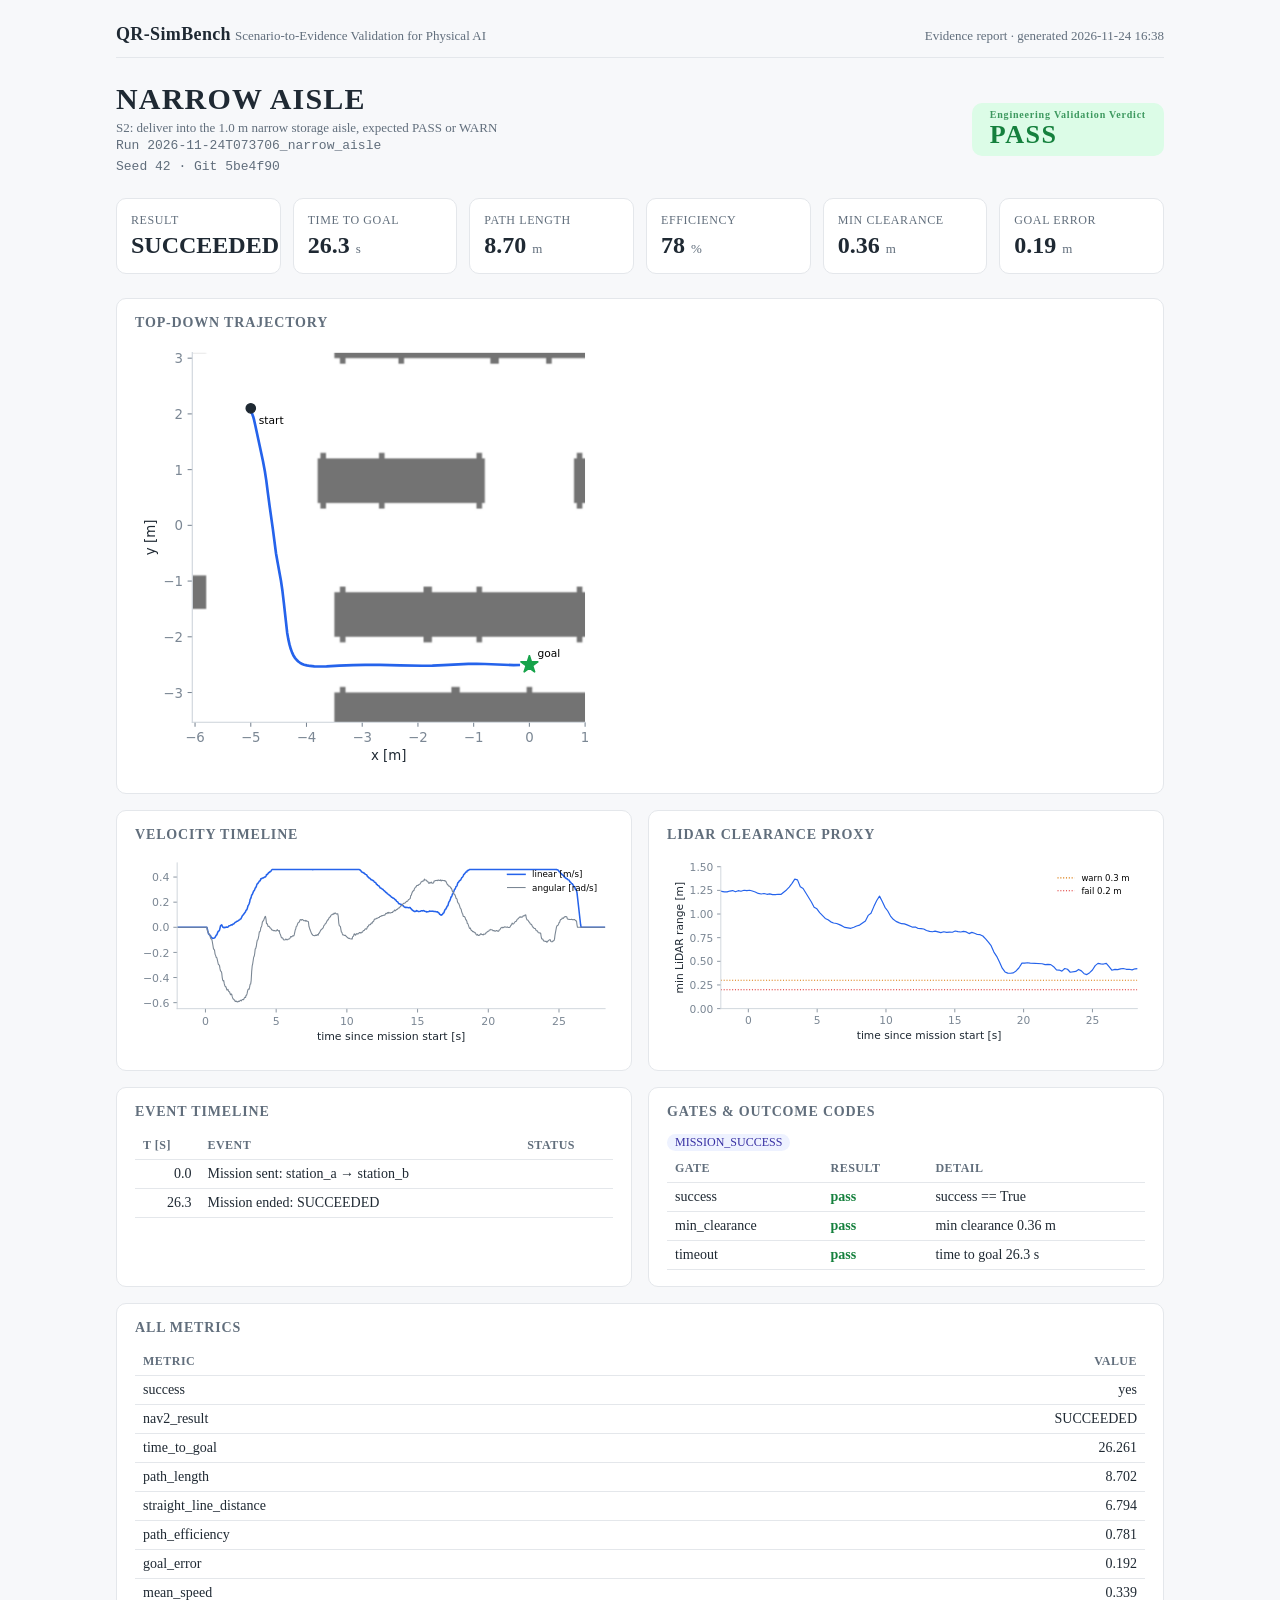
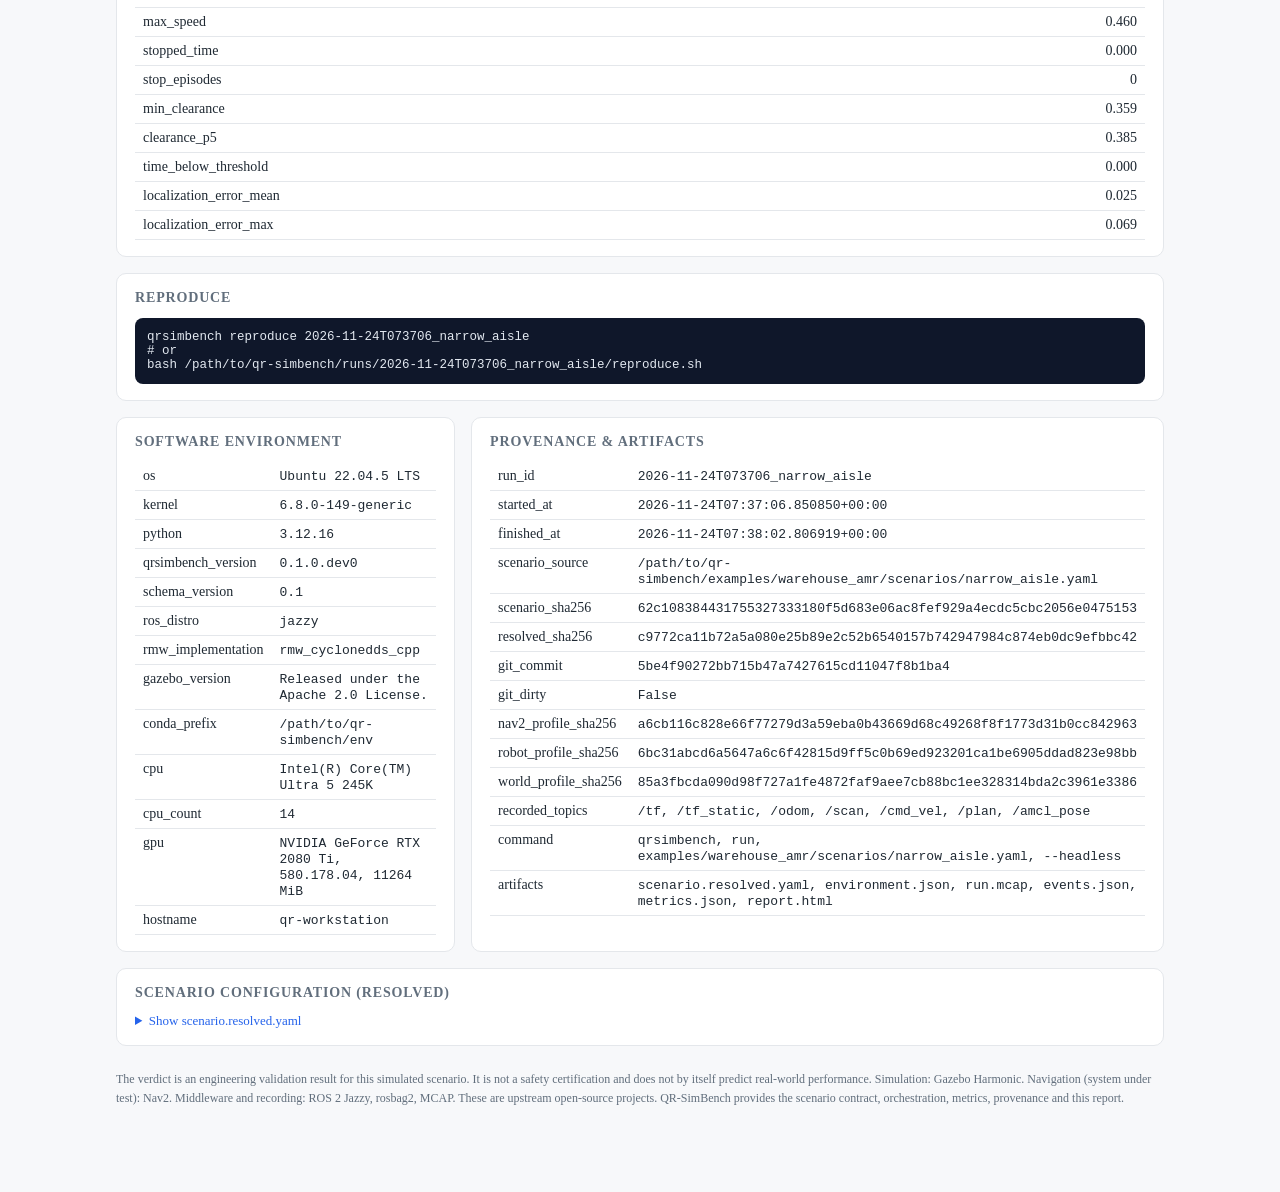
<file: reports/narrow_aisle/report.html>
<!doctype html>
<html lang="en"><head><meta charset="utf-8"><meta name="viewport" content="width=device-width,initial-scale=1">
<title>narrow aisle · QR-SimBench</title><style>:root{--ink:#1f2933;--muted:#616e7c;--line:#e4e7eb;--bg:#f7f8fa;--card:#fff;--accent:#2563eb;
--pass:#15803d;--pass-bg:#dcfce7;--warn:#b45309;--warn-bg:#fef3c7;--fail:#b91c1c;--fail-bg:#fee2e2}
*{box-sizing:border-box}
body{margin:0;background:var(--bg);color:var(--ink);font:15px/1.5 -apple-system,BlinkMacSystemFont,&#34;Segoe UI&#34;,Roboto,Helvetica,Arial,sans-serif}
.wrap{max-width:1080px;margin:0 auto;padding:24px 16px 64px}
header.brand{display:flex;justify-content:space-between;align-items:baseline;border-bottom:1px solid var(--line);padding-bottom:12px;margin-bottom:24px;flex-wrap:wrap;gap:8px}
.brand b{font-size:18px;letter-spacing:.02em}.brand span{color:var(--muted);font-size:13px}
.hero{display:flex;justify-content:space-between;align-items:center;gap:16px;flex-wrap:wrap;margin-bottom:20px}
.hero h1{margin:0;font-size:30px;letter-spacing:.04em;text-transform:uppercase}
.hero .sub{color:var(--muted);font-size:13px;margin-top:4px}
.hero .meta{color:var(--muted);font:13px/1.6 ui-monospace,SFMono-Regular,Menlo,monospace}
.verdict{display:inline-block;font-weight:700;font-size:26px;padding:6px 18px;border-radius:10px;letter-spacing:.06em}
.verdict small{display:block;font-size:10px;font-weight:600;letter-spacing:.08em;opacity:.8}
.PASS{color:var(--pass);background:var(--pass-bg)}.WARN{color:var(--warn);background:var(--warn-bg)}.FAIL{color:var(--fail);background:var(--fail-bg)}
.cards{display:grid;grid-template-columns:repeat(auto-fit,minmax(150px,1fr));gap:12px;margin-bottom:24px}
.card{background:var(--card);border:1px solid var(--line);border-radius:10px;padding:14px}
.card .k{color:var(--muted);font-size:12px;text-transform:uppercase;letter-spacing:.05em}
.card .v{font-size:24px;font-weight:650;margin-top:4px;font-variant-numeric:tabular-nums}
.card .u{font-size:13px;color:var(--muted);font-weight:400}
section{background:var(--card);border:1px solid var(--line);border-radius:10px;padding:16px 18px;margin-bottom:16px}
section h2{font-size:14px;text-transform:uppercase;letter-spacing:.06em;color:var(--muted);margin:0 0 12px}
.grid2{display:grid;grid-template-columns:1fr 1fr;gap:16px}
@media(max-width:760px){.grid2{grid-template-columns:1fr}.hero h1{font-size:24px}}
svg{max-width:100%;height:auto}
table{width:100%;border-collapse:collapse;font-size:14px}
th,td{text-align:left;padding:6px 8px;border-bottom:1px solid var(--line);vertical-align:top}
th{color:var(--muted);font-weight:600;font-size:12px;text-transform:uppercase;letter-spacing:.04em}
td.num{text-align:right;font-variant-numeric:tabular-nums}
.tag{display:inline-block;font-size:12px;padding:1px 8px;border-radius:999px;background:#eef2ff;color:#3730a3;margin:0 4px 4px 0}
pre{background:#0f172a;color:#e2e8f0;padding:12px;border-radius:8px;overflow:auto;font-size:12.5px;margin:0}
code{font-family:ui-monospace,SFMono-Regular,Menlo,monospace;font-size:13px}
.ok{color:var(--pass);font-weight:600}.bad{color:var(--fail);font-weight:600}.soft{color:var(--warn);font-weight:600}
footer{color:var(--muted);font-size:12px;margin-top:24px;line-height:1.6}
details summary{cursor:pointer;color:var(--accent);font-size:13px;margin-top:4px}
.better{color:var(--pass)}.worse{color:var(--fail)}
</style></head>
<body><div class="wrap">
<header class="brand"><div><b>QR-SimBench</b> <span>Scenario-to-Evidence Validation for Physical AI</span></div>
<span>Evidence report · generated 2026-11-24 16:38</span></header>

<div class="hero">
  <div>
    <h1>narrow aisle</h1>
    <div class="sub">S2: deliver into the 1.0 m narrow storage aisle, expected PASS or WARN</div>
    <div class="meta">Run 2026-11-24T073706_narrow_aisle<br>Seed 42 · Git 5be4f90</div>
  </div>
  <div class="verdict PASS"><small>Engineering Validation Verdict</small>PASS</div>
</div>

<div class="cards">
<div class="card"><div class="k">Result</div><div class="v">SUCCEEDED <span class="u"></span></div></div>
<div class="card"><div class="k">Time to goal</div><div class="v">26.3 <span class="u">s</span></div></div>
<div class="card"><div class="k">Path length</div><div class="v">8.70 <span class="u">m</span></div></div>
<div class="card"><div class="k">Efficiency</div><div class="v">78 <span class="u">%</span></div></div>
<div class="card"><div class="k">Min clearance</div><div class="v">0.36 <span class="u">m</span></div></div>
<div class="card"><div class="k">Goal error</div><div class="v">0.19 <span class="u">m</span></div></div>
</div>

<section><h2>Top-down trajectory</h2><svg xmlns:xlink="http://www.w3.org/1999/xlink" width="347.967226pt" height="322.600781pt" viewBox="0 0 347.967226 322.600781" xmlns="http://www.w3.org/2000/svg" version="1.1">
 <metadata>
  <rdf:RDF xmlns:dc="http://purl.org/dc/elements/1.1/" xmlns:cc="http://creativecommons.org/ns#" xmlns:rdf="http://www.w3.org/1999/02/22-rdf-syntax-ns#">
   <cc:Work>
    <dc:type rdf:resource="http://purl.org/dc/dcmitype/StillImage"/>
    <dc:date>2026-11-24T16:38:05.095669</dc:date>
    <dc:format>image/svg+xml</dc:format>
    <dc:creator>
     <cc:Agent>
      <dc:title>Matplotlib v3.11.2, https://matplotlib.org/</dc:title>
     </cc:Agent>
    </dc:creator>
   </cc:Work>
  </rdf:RDF>
 </metadata>
 <defs>
  <style type="text/css">*{stroke-linejoin: round; stroke-linecap: butt}</style>
 </defs>
 <g id="figure_1">
  <g id="patch_1">
   <path d="M 0 322.600781 
L 347.967226 322.600781 
L 347.967226 0 
L 0 0 
L 0 322.600781 
z
" style="fill: none"/>
  </g>
  <g id="axes_1">
   <g id="patch_2">
    <path d="M 42.942969 284.4 
L 337.585976 284.4 
L 337.585976 7.2 
L 42.942969 7.2 
L 42.942969 284.4 
z
" style="fill: none"/>
   </g>
   <g clip-path="url(#p8d3b232dd7)">
    <image xlink:href="data:image/png;base64,
[base64]/I96enrisccei0ceeSQOHz5sfQKVMf//HwC4/[base64]/FgQMHqm07FNt2aCdOnIgPP/wwzp4927B8/vz51bFQ1lsrEhmui/b29li/fn0Vmp6enoHlZ86ciSeffDKeeuqpuHDhwsDyGTNmxJYtW2Lz5s3V76U5lG349NNPxxNPPFFt26HYtleq1Wrx1ltvxdatW2PXrl0Dy8eMGRO33XZbPPzww7Fw4cJoRSLDdVEOlgULFlSvwWdv27ZtuyIk5axt+fLl8eUvfzk6OuyGzaKrqyveeeed/7jNbNuhI3Pu3LmYOnVqw/LyKX7u3LlVaJYtWxatyD0ZANKIDABpXKcgXbkkUC6nlVf9Mjf8W2d7Dv7/tu3V18uYuvVWft3q60tkSDVu3LhYs2ZNPPTQQ9Hd3T2wfM6cObF06dKWPrhaUbm3dsstt1QPbZR7DEOxbYc2f/78uO++++Kmm25qiMyGDRti8uTJ0araarXao8P9JmjtR15PnjwZp06dir6+voHlY8eOjZkzZ8a0adOEpomUbVi2Zdmm9Y+k17Ntr/7QxPHjxxtOtspJVnkYYNasWdV6a0UiA0AaN/4BEBkAmo9PMgCkERkA0ogMAGlEBoA0IgNAGpEBII3IAJBGZABIIzIApBEZANKIDABpRAaANCIDQBqRASCNyACQRmQASCMyAKQRGQDSiAwAIgNA8/[base64]/lD9ut/cuXNjy5Yt8ZWvfMVk8Sn19PTEtm3b4vnnn49z584N+T3z5s2Lb37zm3HHHXc0VWRKNN999934/e9/X01k/SZPnhz3339/bN68uZrMGD5Hjx6Np59+Ot56663qpKDfqlWr4lvf+lasWLGi+lpkSJ8It2/fXu2M9RNhZ2dn3HrrrdXkx6dz6dKl2LlzZzURl08zQ7npppvi9ttvj40bNzbdp7S9e/fGc889F4cOHRpYPn369FiyZEls2rRpWN8fEWfOnInXX3+92v/qI3PXXXfF3XffLTJ8dsoOWCaN+stlZVn9jsn1W7f1yvJmXc9Dja2Zx9Nq+o/hwdtk8Ndu/AOQRmQASOOeDNdF+Yh85MiROHjwYHUfpl958qRcUx/89FN3d3f861//qq7pekro0ykPUuzfv7/h6auhvmf37t3Vei5PZjWLMqY9e/Y07EtF2Y8OHDgQb775ZvUQAMPnww8/jGPHjl1x+bI8FVjuw/Zrq9Vqjw7D+6MFb0K/8MIL8fjjj1c7Xv1kUcIzODQTJkyobv6Xp5+a6amnkaSsz7Jey/[base64]/5y1+u+TdNmjQpFi9eHDNmzIi2traUNwZA8+v4yU9+cs2/qbOzMx5++OHYuHFjypsCoDV0vPzyy9f8m1avXh3f+MY3Ut4QAK3DPRkA0ogMAGlEBoA0IgNAGpEBII3IAJBGZABIIzIApBEZANKIDABpRAaANCIDQBqRASCNyACQpiPvj2a0GT9+fPUP2XV3dw8s6+vrq76uX1aMGTMmJk6cGOPGjfMP331KtVptYN2WXw+lWddzGc/FixersZV9qF8Zw4QJE6pXM42nFfX29sb58+fj0qVLDcs7OjqqfW7s2LH///UwvT9aTHt7e6xbty5+9KMfxdmzZweWX7hwIV577bV44403oqenZ2D59OnT45577ql+T5kIuXZlfZb1WtZvWc9DueGGGwbWczNNymUCe/fdd+OVV16J06dPN5zIlH8s8Y477qh+zfA5evRovPTSS7Fjx46G5eVfTb733ntjyZIl1dciw3VRQvGFL3whVq5c2XDmeerUqeps9J133mmIzLRp02LTpk3xne98pwoU166rq6ta12+//fZVI1NiXg74b3/7200V83J2/Pjjj1f7zeDIbNiwoTqZmTp16rC+x9Fu165dsW/fvti5c2fDJ+lFixbFQw89FF/60peqr0WG66KcJZdLMuU1eLIYvKwoE1655DFlypTq4zWfTpl0/9MnlPr13EwxLyckVxtbWT558mSRGWaTJk0a8tgt+1m5XNZ/EtA8pzYANB2RASCN6xSkKpdrZs6cGUuXLq3uIdRft3VN/X9ft+XGfmdnZ/VU31DKTdhmXM/lMlm5b1duHtdfbi1jKWNupvtLrapsl3nz5sWyZcsa7sksXLiwukTbT2RIVa7N3n333TF//vyGRx3LZLF27VqTxf94kN95551VxMvjvkMpE/WaNWua6smyokTktttuix//+McNJydlzKtWrfJk2QgwZ86c6gb/+vXrGyKzYMGC6uSmX9nzHr3WP3z16tXx05/+NB588MGm23n5bJWdr7zqnzirn0jK/mMfuv7rtl//+m229Wy/Gfn6973Bf0er7Gf9x3bhkwyp+ic3lzesW/tNaynH9X/zxKILmwCkERkA0ogMAGlEBoA0IgNAGpEBII3IAJBGZABI0/HAAw9c828qP0+o/OgAAPhP2v7+979f84+VKT/[base64]/G5cuXG5a3t7fH+PHjo6OjY9SMuYy1jLmMnc9WrVaLS5cuVdul/LpfW1tbjBs3rnqVXzPy54rWmzH4nxw7dixeffXV2L17d8PBvXTp0rjrrrti0aJFLbeGjx49Gq+88krs2bOnYfny5cvjq1/9aixcuHDY3tto1dfXF9u3b4/XXnstzpw5M7B8woQJsWHDhupVJjKGz4kTJ6q54v3332+YKzo7O6u5YvHixdXXIsMVkXn22WfjhRdeaNhxymS7YsWKlozMkSNH4plnnok//vGPDcu/9rWvxcqVK0VmmM6SS2S2bt0aH3300cDy6dOnV/vlunXrRGYEzBXPPfdc9aqfK+688864+eabRYarH9xdXV1x8uTJhuXnzp274mNxK425jO/UqVMNy8uy8v8YHuVSzOnTpxu2S5nMuru7GyY1hneuKNunfnucPXu2Ya5w4x+ANCIDQBr3ZKg+2pabq+fPn6/uT1y4cOGKtVIuUZQb5IcOHWq5NVbGVcY3msY80pUny8ol28GXK8tlmXIJ7fDhw9WlmqlTp8aUKVM8aTZMc0X571CXOT/55JOB40ZkqA7m559/Pt5+++1q5/jggw+uWCv79u2L3/72t/Hiiy+23BorYx78ZFmxd+/e+M1vfhNz5swZlvc1mpW4lP2w/smy/vD/+c9/ru4DzJo1K77+9a9XN5rLI83kK+u9PBT017/+tbrxP/jJsmL//v3VXNH/II3IUB3I5cB98sknqzOVoW52lzPH8hRJK/7dhHKQDDXmcib28ccft+SYm+Ux5sHbpaenJ/72t7/Fe++9F3Pnzq2edty4ceOwvcfR5uzZs7Ft27Z44oknqk+bQx035ZgpJ639x43IUE2yJS5X22nqv2c0GY1jbgZlHy2vsr+WEPHZHxMl9v/[base64]/NM2ira0txowZU71qtVr09fVd9fvKq9WUMZfXaBpzM2+X/m1S9lfbZuTPFSJDTJkyJTZs2BC9vb1x4sSJ+Mc//hGHDh1qWDPz5s2LtWvXxuzZs1tujfWP+fDhww3LFyxYUI155syZw/beRqsyef373/+Of/7zn3H+/PmB5WPHjo2VK1dWr1mzZsXnP//5aG9vH9b3OppMnjw51q9fHz09PXHy5MnquDl48GDD98ydO7c6bubMmVN9LTJUk+iWLVvi3nvvjffffz9+8YtfXBGZZcuWxQ9+8INYt25dy62xHTt2xM9//vMrInPzzTfHD3/4w1i9evWwvbfR6vLly/G73/0uDhw40BCZCRMmxN133x3f+973Yvr06dW+29FhGvuszJgxIx588MHYtGlT7N69O375y19eEZmlS5fG97///bj99turr20dqrPD8kmlvMoBXT7ZDDZp0qRYtGhRNfG2mjNnzlRnaEONefHixS055pGunCmXM+LBASmXaconmHLSUyLD8M0V3d3d1VxRLovVX9acOHFiw1zhxj8AaUQGgDQul3HF5Yjx48dXl4/qPwKXZeX/tfKYy+WxeuX6f6uOuRmUS2Vlm9Rvl/LrcsnGU2Uj67ipnyvKcVP/MIbI0KBc777//vtjyZIlDcuXL18e8+fPb8m1VZ6CeeCBB66497JixYrqvgCfvTJJrVq1Kr773e/G6dOnGyawL37xizFu3DibZZiVhy42b95c3X+pV+6XlScz+7XVarVHh+H9MYKf6ik3/8uN13rl7LH/LLIVx9zV1RWXLl1qWF7GWj7ReXrps1fOjC9evFjti/V/[base64]//nz09PRc9XvKNijboqOjo6nHeeHChWqc9ftZGdOkSZNi7NixMRI07xqmKZSJdtu2bfHGG2/ExYsXB5bPnDkz7rnnnrj11lurybeVlAP/1VdfjTfffLNhops9e3Zs2rQp1q5dKzKJjh8/Hi+99FJs3769YfKtt2LFirjvvvvixhtvjGZ16tSpapzvvfdedWLT73Of+1w1tuXLl8dIIDKkKmEpk+2vfvWrOHfu3MDyzs7OWLBgQaxbt67ltkCJzOuvvx5bt26tzqj7lYN+8eLFsWbNmmF9f63u5MmT8eKLL8YzzzzTMPnWK5Nw2feaOTKnT5+OP/3pT/HUU09Vn2r6rV+/[base64]/v377/q9yxcuLB6srE85diszp49W41z3759DSdx5SnG8lBDebBmJBAZrosSk1//+tfxs5/9rDqL6ld2/v7XFTtfW1tLntGPxjE3y/qvV7ZDM8e+9h/GOZLG5nIZ103Z2cuZ+3/7ZEv/948mo3HMI1WzP13WLGNzSgVAGpEBIE1H+dvY16r8XJxFixbFjBkzRsx1PwBixPk/QW0rhVCF4XoAAAAASUVORK5CYII=" id="image577cc29e78" transform="scale(1 -1) translate(0 -277.2)" x="43.2" y="-7.240781" width="294.48" height="277.2"/>
   </g>
   <g id="matplotlib.axis_1">
    <g id="xtick_1">
     <g id="line2d_1">
      <defs>
       <path id="md2bd3f536d" d="M 0 0 
L 0 3.5 
" style="stroke: #7b8794; stroke-width: 0.8"/>
      </defs>
      <g>
       <use xlink:href="#md2bd3f536d" x="45.030775" y="284.4" style="fill: #7b8794; stroke: #7b8794; stroke-width: 0.8"/>
      </g>
     </g>
     <g id="text_1">
      <text style="font-size: 10px; font-family: 'DejaVu Sans', 'Bitstream Vera Sans', 'Computer Modern Sans Serif', 'Lucida Grande', 'Verdana', 'Geneva', 'Lucid', 'Arial', 'Helvetica', 'Avant Garde', sans-serif; text-anchor: middle; fill: #7b8794" x="45.030775" y="298.997656" transform="rotate(-0 45.030775 298.997656)">−6</text>
     </g>
    </g>
    <g id="xtick_2">
     <g id="line2d_2">
      <g>
       <use xlink:href="#md2bd3f536d" x="86.824375" y="284.4" style="fill: #7b8794; stroke: #7b8794; stroke-width: 0.8"/>
      </g>
     </g>
     <g id="text_2">
      <text style="font-size: 10px; font-family: 'DejaVu Sans', 'Bitstream Vera Sans', 'Computer Modern Sans Serif', 'Lucida Grande', 'Verdana', 'Geneva', 'Lucid', 'Arial', 'Helvetica', 'Avant Garde', sans-serif; text-anchor: middle; fill: #7b8794" x="86.824375" y="298.997656" transform="rotate(-0 86.824375 298.997656)">−5</text>
     </g>
    </g>
    <g id="xtick_3">
     <g id="line2d_3">
      <g>
       <use xlink:href="#md2bd3f536d" x="128.617975" y="284.4" style="fill: #7b8794; stroke: #7b8794; stroke-width: 0.8"/>
      </g>
     </g>
     <g id="text_3">
      <text style="font-size: 10px; font-family: 'DejaVu Sans', 'Bitstream Vera Sans', 'Computer Modern Sans Serif', 'Lucida Grande', 'Verdana', 'Geneva', 'Lucid', 'Arial', 'Helvetica', 'Avant Garde', sans-serif; text-anchor: middle; fill: #7b8794" x="128.617975" y="298.997656" transform="rotate(-0 128.617975 298.997656)">−4</text>
     </g>
    </g>
    <g id="xtick_4">
     <g id="line2d_4">
      <g>
       <use xlink:href="#md2bd3f536d" x="170.411575" y="284.4" style="fill: #7b8794; stroke: #7b8794; stroke-width: 0.8"/>
      </g>
     </g>
     <g id="text_4">
      <text style="font-size: 10px; font-family: 'DejaVu Sans', 'Bitstream Vera Sans', 'Computer Modern Sans Serif', 'Lucida Grande', 'Verdana', 'Geneva', 'Lucid', 'Arial', 'Helvetica', 'Avant Garde', sans-serif; text-anchor: middle; fill: #7b8794" x="170.411575" y="298.997656" transform="rotate(-0 170.411575 298.997656)">−3</text>
     </g>
    </g>
    <g id="xtick_5">
     <g id="line2d_5">
      <g>
       <use xlink:href="#md2bd3f536d" x="212.205175" y="284.4" style="fill: #7b8794; stroke: #7b8794; stroke-width: 0.8"/>
      </g>
     </g>
     <g id="text_5">
      <text style="font-size: 10px; font-family: 'DejaVu Sans', 'Bitstream Vera Sans', 'Computer Modern Sans Serif', 'Lucida Grande', 'Verdana', 'Geneva', 'Lucid', 'Arial', 'Helvetica', 'Avant Garde', sans-serif; text-anchor: middle; fill: #7b8794" x="212.205175" y="298.997656" transform="rotate(-0 212.205175 298.997656)">−2</text>
     </g>
    </g>
    <g id="xtick_6">
     <g id="line2d_6">
      <g>
       <use xlink:href="#md2bd3f536d" x="253.998775" y="284.4" style="fill: #7b8794; stroke: #7b8794; stroke-width: 0.8"/>
      </g>
     </g>
     <g id="text_6">
      <text style="font-size: 10px; font-family: 'DejaVu Sans', 'Bitstream Vera Sans', 'Computer Modern Sans Serif', 'Lucida Grande', 'Verdana', 'Geneva', 'Lucid', 'Arial', 'Helvetica', 'Avant Garde', sans-serif; text-anchor: middle; fill: #7b8794" x="253.998775" y="298.997656" transform="rotate(-0 253.998775 298.997656)">−1</text>
     </g>
    </g>
    <g id="xtick_7">
     <g id="line2d_7">
      <g>
       <use xlink:href="#md2bd3f536d" x="295.792376" y="284.4" style="fill: #7b8794; stroke: #7b8794; stroke-width: 0.8"/>
      </g>
     </g>
     <g id="text_7">
      <text style="font-size: 10px; font-family: 'DejaVu Sans', 'Bitstream Vera Sans', 'Computer Modern Sans Serif', 'Lucida Grande', 'Verdana', 'Geneva', 'Lucid', 'Arial', 'Helvetica', 'Avant Garde', sans-serif; text-anchor: middle; fill: #7b8794" x="295.792376" y="298.997656" transform="rotate(-0 295.792376 298.997656)">0</text>
     </g>
    </g>
    <g id="xtick_8">
     <g id="line2d_8">
      <g>
       <use xlink:href="#md2bd3f536d" x="337.585976" y="284.4" style="fill: #7b8794; stroke: #7b8794; stroke-width: 0.8"/>
      </g>
     </g>
     <g id="text_8">
      <text style="font-size: 10px; font-family: 'DejaVu Sans', 'Bitstream Vera Sans', 'Computer Modern Sans Serif', 'Lucida Grande', 'Verdana', 'Geneva', 'Lucid', 'Arial', 'Helvetica', 'Avant Garde', sans-serif; text-anchor: middle; fill: #7b8794" x="337.585976" y="298.997656" transform="rotate(-0 337.585976 298.997656)">1</text>
     </g>
    </g>
    <g id="text_9">
     <text style="font-size: 10px; font-family: 'DejaVu Sans', 'Bitstream Vera Sans', 'Computer Modern Sans Serif', 'Lucida Grande', 'Verdana', 'Geneva', 'Lucid', 'Arial', 'Helvetica', 'Avant Garde', sans-serif; text-anchor: middle; fill: #1f2933" x="190.264472" y="312.998438" transform="rotate(-0 190.264472 312.998438)">x [m]</text>
    </g>
   </g>
   <g id="matplotlib.axis_2">
    <g id="ytick_1">
     <g id="line2d_9">
      <defs>
       <path id="m096deac782" d="M 0 0 
L -3.5 0 
" style="stroke: #7b8794; stroke-width: 0.8"/>
      </defs>
      <g>
       <use xlink:href="#m096deac782" x="42.942969" y="262.140961" style="fill: #7b8794; stroke: #7b8794; stroke-width: 0.8"/>
      </g>
     </g>
     <g id="text_10">
      <text style="font-size: 10px; font-family: 'DejaVu Sans', 'Bitstream Vera Sans', 'Computer Modern Sans Serif', 'Lucida Grande', 'Verdana', 'Geneva', 'Lucid', 'Arial', 'Helvetica', 'Avant Garde', sans-serif; text-anchor: end; fill: #7b8794" x="35.942969" y="265.939789" transform="rotate(-0 35.942969 265.939789)">−3</text>
     </g>
    </g>
    <g id="ytick_2">
     <g id="line2d_10">
      <g>
       <use xlink:href="#m096deac782" x="42.942969" y="220.34736" style="fill: #7b8794; stroke: #7b8794; stroke-width: 0.8"/>
      </g>
     </g>
     <g id="text_11">
      <text style="font-size: 10px; font-family: 'DejaVu Sans', 'Bitstream Vera Sans', 'Computer Modern Sans Serif', 'Lucida Grande', 'Verdana', 'Geneva', 'Lucid', 'Arial', 'Helvetica', 'Avant Garde', sans-serif; text-anchor: end; fill: #7b8794" x="35.942969" y="224.146189" transform="rotate(-0 35.942969 224.146189)">−2</text>
     </g>
    </g>
    <g id="ytick_3">
     <g id="line2d_11">
      <g>
       <use xlink:href="#m096deac782" x="42.942969" y="178.55376" style="fill: #7b8794; stroke: #7b8794; stroke-width: 0.8"/>
      </g>
     </g>
     <g id="text_12">
      <text style="font-size: 10px; font-family: 'DejaVu Sans', 'Bitstream Vera Sans', 'Computer Modern Sans Serif', 'Lucida Grande', 'Verdana', 'Geneva', 'Lucid', 'Arial', 'Helvetica', 'Avant Garde', sans-serif; text-anchor: end; fill: #7b8794" x="35.942969" y="182.352589" transform="rotate(-0 35.942969 182.352589)">−1</text>
     </g>
    </g>
    <g id="ytick_4">
     <g id="line2d_12">
      <g>
       <use xlink:href="#m096deac782" x="42.942969" y="136.76016" style="fill: #7b8794; stroke: #7b8794; stroke-width: 0.8"/>
      </g>
     </g>
     <g id="text_13">
      <text style="font-size: 10px; font-family: 'DejaVu Sans', 'Bitstream Vera Sans', 'Computer Modern Sans Serif', 'Lucida Grande', 'Verdana', 'Geneva', 'Lucid', 'Arial', 'Helvetica', 'Avant Garde', sans-serif; text-anchor: end; fill: #7b8794" x="35.942969" y="140.558988" transform="rotate(-0 35.942969 140.558988)">0</text>
     </g>
    </g>
    <g id="ytick_5">
     <g id="line2d_13">
      <g>
       <use xlink:href="#m096deac782" x="42.942969" y="94.96656" style="fill: #7b8794; stroke: #7b8794; stroke-width: 0.8"/>
      </g>
     </g>
     <g id="text_14">
      <text style="font-size: 10px; font-family: 'DejaVu Sans', 'Bitstream Vera Sans', 'Computer Modern Sans Serif', 'Lucida Grande', 'Verdana', 'Geneva', 'Lucid', 'Arial', 'Helvetica', 'Avant Garde', sans-serif; text-anchor: end; fill: #7b8794" x="35.942969" y="98.765388" transform="rotate(-0 35.942969 98.765388)">1</text>
     </g>
    </g>
    <g id="ytick_6">
     <g id="line2d_14">
      <g>
       <use xlink:href="#m096deac782" x="42.942969" y="53.17296" style="fill: #7b8794; stroke: #7b8794; stroke-width: 0.8"/>
      </g>
     </g>
     <g id="text_15">
      <text style="font-size: 10px; font-family: 'DejaVu Sans', 'Bitstream Vera Sans', 'Computer Modern Sans Serif', 'Lucida Grande', 'Verdana', 'Geneva', 'Lucid', 'Arial', 'Helvetica', 'Avant Garde', sans-serif; text-anchor: end; fill: #7b8794" x="35.942969" y="56.971788" transform="rotate(-0 35.942969 56.971788)">2</text>
     </g>
    </g>
    <g id="ytick_7">
     <g id="line2d_15">
      <g>
       <use xlink:href="#m096deac782" x="42.942969" y="11.37936" style="fill: #7b8794; stroke: #7b8794; stroke-width: 0.8"/>
      </g>
     </g>
     <g id="text_16">
      <text style="font-size: 10px; font-family: 'DejaVu Sans', 'Bitstream Vera Sans', 'Computer Modern Sans Serif', 'Lucida Grande', 'Verdana', 'Geneva', 'Lucid', 'Arial', 'Helvetica', 'Avant Garde', sans-serif; text-anchor: end; fill: #7b8794" x="35.942969" y="15.178188" transform="rotate(-0 35.942969 15.178188)">3</text>
     </g>
    </g>
    <g id="text_17">
     <text style="font-size: 10px; font-family: 'DejaVu Sans', 'Bitstream Vera Sans', 'Computer Modern Sans Serif', 'Lucida Grande', 'Verdana', 'Geneva', 'Lucid', 'Arial', 'Helvetica', 'Avant Garde', sans-serif; text-anchor: middle; fill: #1f2933" x="14.798438" y="145.8" transform="rotate(-90 14.798438 145.8)">y [m]</text>
    </g>
   </g>
   <g id="line2d_16">
    <path d="M 86.802884 48.993605 
L 85.078232 49.018858 
L 84.736569 49.021357 
L 84.986244 49.12822 
L 85.666647 49.611172 
L 86.330026 50.334861 
L 87.121558 51.55774 
L 87.810371 52.997069 
L 88.584233 55.101793 
L 89.319588 57.70372 
L 90.362745 62.377968 
L 93.390326 76.473997 
L 95.997268 88.662464 
L 97.39596 96.16204 
L 98.449263 103.014114 
L 99.666367 112.629536 
L 101.042224 122.909209 
L 103.378528 139.364135 
L 105.773552 157.844734 
L 106.970089 164.682955 
L 109.465433 178.313507 
L 110.570008 185.858468 
L 111.611945 194.684498 
L 114.118727 217.258376 
L 114.966107 222.109712 
L 115.890094 226.224907 
L 116.840163 229.542727 
L 117.833577 232.243854 
L 118.828096 234.339672 
L 119.918595 236.096976 
L 121.125578 237.58308 
L 122.452418 238.854546 
L 123.792307 239.847887 
L 125.408443 240.754215 
L 126.817158 241.297559 
L 128.801538 241.811162 
L 131.293663 242.217069 
L 134.458225 242.497535 
L 138.205017 242.605728 
L 143.654527 242.501424 
L 153.15554 242.025624 
L 163.532632 241.574802 
L 172.537485 241.415053 
L 183.616968 241.460795 
L 198.84378 241.766279 
L 215.43882 242.060399 
L 223.038176 241.962101 
L 231.327451 241.604453 
L 250.006118 240.668704 
L 256.248992 240.615997 
L 262.48919 240.782099 
L 283.986239 241.575566 
L 287.788462 241.54248 
L 287.788462 241.54248 
" clip-path="url(#p8d3b232dd7)" style="fill: none; stroke: #2563eb; stroke-width: 2; stroke-linecap: square"/>
   </g>
   <g id="line2d_17">
    <defs>
     <path id="m40563815a2" d="M 0 3.5 
C 0.928211 3.5 1.81853 3.131218 2.474874 2.474874 
C 3.131218 1.81853 3.5 0.928211 3.5 0 
C 3.5 -0.928211 3.131218 -1.81853 2.474874 -2.474874 
C 1.81853 -3.131218 0.928211 -3.5 0 -3.5 
C -0.928211 -3.5 -1.81853 -3.131218 -2.474874 -2.474874 
C -3.131218 -1.81853 -3.5 -0.928211 -3.5 0 
C -3.5 0.928211 -3.131218 1.81853 -2.474874 2.474874 
C -1.81853 3.131218 -0.928211 3.5 0 3.5 
z
" style="stroke: #1f2933"/>
    </defs>
    <g clip-path="url(#p8d3b232dd7)">
     <use xlink:href="#m40563815a2" x="86.824375" y="48.9936" style="fill: #1f2933; stroke: #1f2933"/>
    </g>
   </g>
   <g id="line2d_18">
    <defs>
     <path id="m93da58eadc" d="M 0 -7 
L -1.571598 -2.163119 
L -6.657396 -2.163119 
L -2.542899 0.826238 
L -4.114497 5.663119 
L -0 2.673762 
L 4.114497 5.663119 
L 2.542899 0.826238 
L 6.657396 -2.163119 
L 1.571598 -2.163119 
z
" style="stroke: #16a34a; stroke-linejoin: bevel"/>
    </defs>
    <g clip-path="url(#p8d3b232dd7)">
     <use xlink:href="#m93da58eadc" x="295.792376" y="241.244161" style="fill: #16a34a; stroke: #16a34a; stroke-linejoin: bevel"/>
    </g>
   </g>
   <g id="patch_3">
    <path d="M 42.942969 284.4 
L 42.942969 7.2 
" style="fill: none; stroke: #cbd2d9; stroke-width: 0.8; stroke-linejoin: miter; stroke-linecap: square"/>
   </g>
   <g id="patch_4">
    <path d="M 42.942969 284.4 
L 337.585976 284.4 
" style="fill: none; stroke: #cbd2d9; stroke-width: 0.8; stroke-linejoin: miter; stroke-linecap: square"/>
   </g>
   <g id="text_18">
    <text style="font-size: 8px; font-family: 'DejaVu Sans', 'Bitstream Vera Sans', 'Computer Modern Sans Serif', 'Lucida Grande', 'Verdana', 'Geneva', 'Lucid', 'Arial', 'Helvetica', 'Avant Garde', sans-serif; text-anchor: start" x="92.824375" y="60.9936" transform="rotate(-0 92.824375 60.9936)">start</text>
   </g>
   <g id="text_19">
    <text style="font-size: 8px; font-family: 'DejaVu Sans', 'Bitstream Vera Sans', 'Computer Modern Sans Serif', 'Lucida Grande', 'Verdana', 'Geneva', 'Lucid', 'Arial', 'Helvetica', 'Avant Garde', sans-serif; text-anchor: start" x="301.792376" y="235.244161" transform="rotate(-0 301.792376 235.244161)">goal</text>
   </g>
  </g>
 </g>
 <defs>
  <clipPath id="p8d3b232dd7">
   <rect x="42.942969" y="7.2" width="294.643007" height="277.2"/>
  </clipPath>
 </defs>
</svg>
</section>
<div class="grid2">
<section><h2>Velocity timeline</h2><svg xmlns:xlink="http://www.w3.org/1999/xlink" width="436.282812pt" height="178.456781pt" viewBox="0 0 436.282812 178.456781" xmlns="http://www.w3.org/2000/svg" version="1.1">
 <metadata>
  <rdf:RDF xmlns:dc="http://purl.org/dc/elements/1.1/" xmlns:cc="http://creativecommons.org/ns#" xmlns:rdf="http://www.w3.org/1999/02/22-rdf-syntax-ns#">
   <cc:Work>
    <dc:type rdf:resource="http://purl.org/dc/dcmitype/StillImage"/>
    <dc:date>2026-11-24T16:38:05.155722</dc:date>
    <dc:format>image/svg+xml</dc:format>
    <dc:creator>
     <cc:Agent>
      <dc:title>Matplotlib v3.11.2, https://matplotlib.org/</dc:title>
     </cc:Agent>
    </dc:creator>
   </cc:Work>
  </rdf:RDF>
 </metadata>
 <defs>
  <style type="text/css">*{stroke-linejoin: round; stroke-linecap: butt}</style>
 </defs>
 <g id="figure_1">
  <g id="patch_1">
   <path d="M 0 178.456781 
L 436.282812 178.456781 
L 436.282812 0 
L 0 0 
L 0 178.456781 
z
" style="fill: none"/>
  </g>
  <g id="axes_1">
   <g id="patch_2">
    <path d="M 38.482813 140.256 
L 429.082813 140.256 
L 429.082813 7.2 
L 38.482813 7.2 
L 38.482813 140.256 
z
" style="fill: none"/>
   </g>
   <g id="matplotlib.axis_1">
    <g id="xtick_1">
     <g id="line2d_1">
      <defs>
       <path id="m11dc853aac" d="M 0 0 
L 0 3.5 
" style="stroke: #7b8794; stroke-width: 0.8"/>
      </defs>
      <g>
       <use xlink:href="#m11dc853aac" x="64.298332" y="140.256" style="fill: #7b8794; stroke: #7b8794; stroke-width: 0.8"/>
      </g>
     </g>
     <g id="text_1">
      <text style="font-size: 10px; font-family: 'DejaVu Sans', 'Bitstream Vera Sans', 'Computer Modern Sans Serif', 'Lucida Grande', 'Verdana', 'Geneva', 'Lucid', 'Arial', 'Helvetica', 'Avant Garde', sans-serif; text-anchor: middle; fill: #7b8794" x="64.298332" y="154.853656" transform="rotate(-0 64.298332 154.853656)">0</text>
     </g>
    </g>
    <g id="xtick_2">
     <g id="line2d_2">
      <g>
       <use xlink:href="#m11dc853aac" x="128.837131" y="140.256" style="fill: #7b8794; stroke: #7b8794; stroke-width: 0.8"/>
      </g>
     </g>
     <g id="text_2">
      <text style="font-size: 10px; font-family: 'DejaVu Sans', 'Bitstream Vera Sans', 'Computer Modern Sans Serif', 'Lucida Grande', 'Verdana', 'Geneva', 'Lucid', 'Arial', 'Helvetica', 'Avant Garde', sans-serif; text-anchor: middle; fill: #7b8794" x="128.837131" y="154.853656" transform="rotate(-0 128.837131 154.853656)">5</text>
     </g>
    </g>
    <g id="xtick_3">
     <g id="line2d_3">
      <g>
       <use xlink:href="#m11dc853aac" x="193.37593" y="140.256" style="fill: #7b8794; stroke: #7b8794; stroke-width: 0.8"/>
      </g>
     </g>
     <g id="text_3">
      <text style="font-size: 10px; font-family: 'DejaVu Sans', 'Bitstream Vera Sans', 'Computer Modern Sans Serif', 'Lucida Grande', 'Verdana', 'Geneva', 'Lucid', 'Arial', 'Helvetica', 'Avant Garde', sans-serif; text-anchor: middle; fill: #7b8794" x="193.37593" y="154.853656" transform="rotate(-0 193.37593 154.853656)">10</text>
     </g>
    </g>
    <g id="xtick_4">
     <g id="line2d_4">
      <g>
       <use xlink:href="#m11dc853aac" x="257.914729" y="140.256" style="fill: #7b8794; stroke: #7b8794; stroke-width: 0.8"/>
      </g>
     </g>
     <g id="text_4">
      <text style="font-size: 10px; font-family: 'DejaVu Sans', 'Bitstream Vera Sans', 'Computer Modern Sans Serif', 'Lucida Grande', 'Verdana', 'Geneva', 'Lucid', 'Arial', 'Helvetica', 'Avant Garde', sans-serif; text-anchor: middle; fill: #7b8794" x="257.914729" y="154.853656" transform="rotate(-0 257.914729 154.853656)">15</text>
     </g>
    </g>
    <g id="xtick_5">
     <g id="line2d_5">
      <g>
       <use xlink:href="#m11dc853aac" x="322.453527" y="140.256" style="fill: #7b8794; stroke: #7b8794; stroke-width: 0.8"/>
      </g>
     </g>
     <g id="text_5">
      <text style="font-size: 10px; font-family: 'DejaVu Sans', 'Bitstream Vera Sans', 'Computer Modern Sans Serif', 'Lucida Grande', 'Verdana', 'Geneva', 'Lucid', 'Arial', 'Helvetica', 'Avant Garde', sans-serif; text-anchor: middle; fill: #7b8794" x="322.453527" y="154.853656" transform="rotate(-0 322.453527 154.853656)">20</text>
     </g>
    </g>
    <g id="xtick_6">
     <g id="line2d_6">
      <g>
       <use xlink:href="#m11dc853aac" x="386.992326" y="140.256" style="fill: #7b8794; stroke: #7b8794; stroke-width: 0.8"/>
      </g>
     </g>
     <g id="text_6">
      <text style="font-size: 10px; font-family: 'DejaVu Sans', 'Bitstream Vera Sans', 'Computer Modern Sans Serif', 'Lucida Grande', 'Verdana', 'Geneva', 'Lucid', 'Arial', 'Helvetica', 'Avant Garde', sans-serif; text-anchor: middle; fill: #7b8794" x="386.992326" y="154.853656" transform="rotate(-0 386.992326 154.853656)">25</text>
     </g>
    </g>
    <g id="text_7">
     <text style="font-size: 10px; font-family: 'DejaVu Sans', 'Bitstream Vera Sans', 'Computer Modern Sans Serif', 'Lucida Grande', 'Verdana', 'Geneva', 'Lucid', 'Arial', 'Helvetica', 'Avant Garde', sans-serif; text-anchor: middle; fill: #1f2933" x="233.782813" y="168.854437" transform="rotate(-0 233.782813 168.854437)">time since mission start [s]</text>
    </g>
   </g>
   <g id="matplotlib.axis_2">
    <g id="ytick_1">
     <g id="line2d_7">
      <defs>
       <path id="m9badaa14aa" d="M 0 0 
L -3.5 0 
" style="stroke: #7b8794; stroke-width: 0.8"/>
      </defs>
      <g>
       <use xlink:href="#m9badaa14aa" x="38.482813" y="134.764021" style="fill: #7b8794; stroke: #7b8794; stroke-width: 0.8"/>
      </g>
     </g>
     <g id="text_8">
      <text style="font-size: 10px; font-family: 'DejaVu Sans', 'Bitstream Vera Sans', 'Computer Modern Sans Serif', 'Lucida Grande', 'Verdana', 'Geneva', 'Lucid', 'Arial', 'Helvetica', 'Avant Garde', sans-serif; text-anchor: end; fill: #7b8794" x="31.482813" y="138.562849" transform="rotate(-0 31.482813 138.562849)">−0.6</text>
     </g>
    </g>
    <g id="ytick_2">
     <g id="line2d_8">
      <g>
       <use xlink:href="#m9badaa14aa" x="38.482813" y="111.83647" style="fill: #7b8794; stroke: #7b8794; stroke-width: 0.8"/>
      </g>
     </g>
     <g id="text_9">
      <text style="font-size: 10px; font-family: 'DejaVu Sans', 'Bitstream Vera Sans', 'Computer Modern Sans Serif', 'Lucida Grande', 'Verdana', 'Geneva', 'Lucid', 'Arial', 'Helvetica', 'Avant Garde', sans-serif; text-anchor: end; fill: #7b8794" x="31.482813" y="115.635298" transform="rotate(-0 31.482813 115.635298)">−0.4</text>
     </g>
    </g>
    <g id="ytick_3">
     <g id="line2d_9">
      <g>
       <use xlink:href="#m9badaa14aa" x="38.482813" y="88.908919" style="fill: #7b8794; stroke: #7b8794; stroke-width: 0.8"/>
      </g>
     </g>
     <g id="text_10">
      <text style="font-size: 10px; font-family: 'DejaVu Sans', 'Bitstream Vera Sans', 'Computer Modern Sans Serif', 'Lucida Grande', 'Verdana', 'Geneva', 'Lucid', 'Arial', 'Helvetica', 'Avant Garde', sans-serif; text-anchor: end; fill: #7b8794" x="31.482813" y="92.707747" transform="rotate(-0 31.482813 92.707747)">−0.2</text>
     </g>
    </g>
    <g id="ytick_4">
     <g id="line2d_10">
      <g>
       <use xlink:href="#m9badaa14aa" x="38.482813" y="65.981368" style="fill: #7b8794; stroke: #7b8794; stroke-width: 0.8"/>
      </g>
     </g>
     <g id="text_11">
      <text style="font-size: 10px; font-family: 'DejaVu Sans', 'Bitstream Vera Sans', 'Computer Modern Sans Serif', 'Lucida Grande', 'Verdana', 'Geneva', 'Lucid', 'Arial', 'Helvetica', 'Avant Garde', sans-serif; text-anchor: end; fill: #7b8794" x="31.482813" y="69.780196" transform="rotate(-0 31.482813 69.780196)">0.0</text>
     </g>
    </g>
    <g id="ytick_5">
     <g id="line2d_11">
      <g>
       <use xlink:href="#m9badaa14aa" x="38.482813" y="43.053817" style="fill: #7b8794; stroke: #7b8794; stroke-width: 0.8"/>
      </g>
     </g>
     <g id="text_12">
      <text style="font-size: 10px; font-family: 'DejaVu Sans', 'Bitstream Vera Sans', 'Computer Modern Sans Serif', 'Lucida Grande', 'Verdana', 'Geneva', 'Lucid', 'Arial', 'Helvetica', 'Avant Garde', sans-serif; text-anchor: end; fill: #7b8794" x="31.482813" y="46.852645" transform="rotate(-0 31.482813 46.852645)">0.2</text>
     </g>
    </g>
    <g id="ytick_6">
     <g id="line2d_12">
      <g>
       <use xlink:href="#m9badaa14aa" x="38.482813" y="20.126265" style="fill: #7b8794; stroke: #7b8794; stroke-width: 0.8"/>
      </g>
     </g>
     <g id="text_13">
      <text style="font-size: 10px; font-family: 'DejaVu Sans', 'Bitstream Vera Sans', 'Computer Modern Sans Serif', 'Lucida Grande', 'Verdana', 'Geneva', 'Lucid', 'Arial', 'Helvetica', 'Avant Garde', sans-serif; text-anchor: end; fill: #7b8794" x="31.482813" y="23.925093" transform="rotate(-0 31.482813 23.925093)">0.4</text>
     </g>
    </g>
   </g>
   <g id="line2d_13">
    <path d="M -1 65.981368 
L 65.619626 65.981368 
L 67.050394 71.804317 
L 69.112085 74.047069 
L 69.5767 75.305434 
L 70.042841 75.394799 
L 70.514584 75.937342 
L 71.191887 76.083603 
L 71.655031 75.933685 
L 72.118061 75.933685 
L 72.596238 75.667351 
L 73.068778 75.22915 
L 74.172126 73.089961 
L 74.635818 73.0271 
L 75.580854 70.389213 
L 76.044487 69.591491 
L 76.655628 69.359862 
L 77.132793 68.529452 
L 78.099346 64.602261 
L 78.57155 64.327529 
L 79.140371 63.64068 
L 80.059448 65.741861 
L 80.989622 66.398531 
L 81.453523 66.074624 
L 82.023252 66.378156 
L 82.487571 65.863419 
L 82.94885 65.863419 
L 83.43846 65.738455 
L 83.912781 65.919544 
L 84.411088 65.919544 
L 84.871634 65.676825 
L 85.816091 64.651475 
L 86.283107 64.636078 
L 87.279603 64.217823 
L 87.753737 63.688587 
L 88.218167 63.670903 
L 88.68028 63.818554 
L 89.152773 63.253049 
L 89.642072 62.963355 
L 90.09956 62.915528 
L 91.499889 61.411754 
L 91.996801 61.390826 
L 92.906065 60.51431 
L 93.365442 60.513957 
L 94.305901 59.927991 
L 94.771252 59.469812 
L 95.229305 59.33972 
L 95.696481 58.956828 
L 96.163007 58.402245 
L 96.626135 58.402245 
L 98.039629 55.275864 
L 98.519632 54.970904 
L 100.884089 51.867136 
L 101.342752 50.329192 
L 101.817454 50.185734 
L 102.275127 49.446629 
L 103.217599 46.072702 
L 103.683146 45.650536 
L 104.146536 44.549179 
L 104.606141 43.166058 
L 105.077434 40.401283 
L 105.553872 39.891727 
L 106.017976 38.604452 
L 106.47852 36.447314 
L 106.957663 36.239177 
L 108.346409 32.749233 
L 108.802693 32.417714 
L 109.265951 31.588111 
L 109.728347 29.98666 
L 110.19495 29.832135 
L 110.654872 28.904705 
L 111.126038 27.276951 
L 111.593266 26.251847 
L 112.066162 26.02909 
L 113.01767 24.60409 
L 113.481192 23.714426 
L 113.939569 23.708544 
L 114.407181 23.050485 
L 114.865952 21.710258 
L 115.353971 21.544978 
L 115.812354 21.579895 
L 116.290427 20.940199 
L 117.240282 20.896279 
L 118.180827 20.162783 
L 119.109208 20.050928 
L 119.568052 19.200034 
L 120.031002 17.919765 
L 120.502037 17.902627 
L 121.431553 17.026186 
L 121.887609 16.094233 
L 122.368282 15.826055 
L 122.856594 15.930233 
L 123.304209 15.012118 
L 123.797256 14.985244 
L 124.249106 14.56662 
L 124.72612 13.670129 
L 125.180203 13.248 
L 161.80392 13.248 
L 162.273213 13.403653 
L 162.732956 13.248 
L 204.720511 13.248 
L 205.186243 13.727532 
L 205.668895 13.804426 
L 206.149679 14.295633 
L 206.619673 15.201385 
L 207.085294 15.602746 
L 207.556914 15.683854 
L 208.000285 15.894095 
L 208.469608 16.356257 
L 208.928004 16.356257 
L 210.345434 17.687269 
L 211.284551 17.962542 
L 211.74279 18.621223 
L 212.206746 19.798509 
L 212.678116 19.84416 
L 213.617363 21.012993 
L 214.077891 21.012993 
L 215.480263 22.488193 
L 215.935144 22.577668 
L 216.396254 22.848634 
L 216.857914 23.354769 
L 217.322957 23.354769 
L 217.78659 23.51689 
L 218.256317 24.327589 
L 218.731457 24.896454 
L 219.191449 24.950011 
L 219.668965 25.193083 
L 220.135589 26.214717 
L 220.597964 26.862344 
L 221.057732 26.862344 
L 221.537829 27.638275 
L 222.016527 27.969164 
L 222.471094 27.969164 
L 223.893399 30.147173 
L 224.816113 30.326861 
L 225.745195 31.289513 
L 226.212223 31.289513 
L 227.155683 32.513757 
L 227.620559 32.538449 
L 229.043963 34.271367 
L 229.506571 34.337884 
L 229.97234 34.783189 
L 230.427126 35.476994 
L 231.36629 35.928585 
L 232.292519 37.032699 
L 232.766711 37.055765 
L 234.182587 38.600589 
L 235.104816 38.841552 
L 235.572757 39.436238 
L 236.033467 39.436238 
L 236.492995 39.726495 
L 237.453039 40.793887 
L 237.881839 40.881326 
L 238.820612 42.32607 
L 239.764312 42.834783 
L 240.69428 44.457084 
L 241.619278 44.57863 
L 242.341885 45.058227 
L 242.812369 44.942785 
L 243.268564 45.531512 
L 243.745602 45.636433 
L 244.201332 46.194047 
L 244.873718 46.403611 
L 245.843044 47.568527 
L 246.300442 47.660815 
L 246.766236 47.959533 
L 247.226419 47.635316 
L 247.844257 47.958345 
L 248.31126 47.960253 
L 248.78268 47.838093 
L 249.245731 48.064965 
L 250.304518 48.049676 
L 250.763495 47.868938 
L 251.225331 48.151482 
L 251.686875 48.959169 
L 252.152379 48.964491 
L 252.613498 49.799312 
L 254.12344 51.045913 
L 254.585229 51.045913 
L 255.043068 51.643739 
L 255.621908 51.593519 
L 256.083074 51.267018 
L 256.549895 51.267018 
L 257.009931 50.770974 
L 257.495832 51.108474 
L 257.956034 51.108474 
L 258.439406 51.514311 
L 258.91233 51.591646 
L 260.775809 51.243787 
L 261.298206 50.845366 
L 261.777836 50.845366 
L 262.23713 51.000508 
L 263.166261 50.85026 
L 263.633375 50.772791 
L 264.563968 51.41869 
L 265.49065 51.493437 
L 265.96378 51.92995 
L 268.31277 51.651595 
L 268.776864 51.123078 
L 269.710569 51.277029 
L 270.173666 51.281796 
L 270.651284 51.415193 
L 271.118582 51.187445 
L 271.591488 51.431084 
L 272.056712 51.431084 
L 273.000621 51.619602 
L 274.39157 51.643011 
L 274.846128 51.869806 
L 275.798078 51.992948 
L 276.261438 51.863957 
L 276.733943 52.698004 
L 277.193517 52.781337 
L 277.652091 53.244059 
L 278.128828 54.135386 
L 278.576966 54.22925 
L 279.044634 54.838353 
L 279.513877 54.867016 
L 279.991762 54.444836 
L 280.465098 54.444836 
L 281.40225 52.933429 
L 281.846603 52.903958 
L 282.767409 50.310615 
L 283.238595 49.541366 
L 283.696941 49.403757 
L 285.104656 46.493812 
L 285.57689 46.371695 
L 286.49914 42.693116 
L 286.959551 42.384444 
L 287.437402 41.424622 
L 287.895339 40.195401 
L 288.361662 38.420815 
L 288.821784 38.28452 
L 289.286137 37.204913 
L 289.757886 35.509541 
L 290.221777 35.414544 
L 291.145991 32.827436 
L 291.612329 31.455972 
L 292.084395 31.18595 
L 292.557239 30.165044 
L 293.018225 28.670624 
L 293.482332 28.596138 
L 293.948101 27.883747 
L 294.414615 26.061936 
L 294.887736 25.030975 
L 295.360466 24.826567 
L 295.824305 23.799564 
L 296.300953 23.550119 
L 296.768578 22.980626 
L 297.25138 22.780631 
L 298.198915 20.721144 
L 298.689784 20.341308 
L 299.137568 19.827982 
L 299.596831 19.042752 
L 300.063948 17.76974 
L 300.534998 17.495148 
L 300.999474 17.045246 
L 301.920927 15.555874 
L 302.857361 15.482606 
L 303.316917 14.162362 
L 303.801381 14.046483 
L 304.25449 14.085469 
L 305.214866 13.300788 
L 306.590053 13.248 
L 384.739673 13.248 
L 385.199105 13.48241 
L 385.671608 13.541013 
L 386.154792 13.776904 
L 386.631074 14.258408 
L 387.086733 15.19018 
L 387.554087 15.257656 
L 388.024567 15.803868 
L 388.500366 16.760195 
L 388.962808 16.875267 
L 389.432094 17.515636 
L 390.365291 18.294231 
L 390.84614 18.406205 
L 391.305707 19.047181 
L 391.769334 19.892438 
L 392.23145 20.199111 
L 393.157197 21.208763 
L 393.623018 21.525432 
L 394.090935 21.56161 
L 395.021688 22.467633 
L 395.951856 22.730658 
L 396.427652 23.342137 
L 396.9004 24.495401 
L 397.358673 24.59846 
L 397.849073 25.139831 
L 398.306333 25.937476 
L 398.789459 26.247741 
L 399.249858 26.274997 
L 400.645543 28.927711 
L 401.120959 28.991082 
L 401.573151 29.819706 
L 402.063422 31.402117 
L 402.513401 31.607255 
L 402.985799 32.620363 
L 403.445166 34.550218 
L 406.708765 63.438932 
L 407.182286 65.981368 
L 437.282812 65.981368 
L 437.282812 65.981368 
" clip-path="url(#pd8e4e65dd9)" style="fill: none; stroke: #2563eb; stroke-width: 1.4; stroke-linecap: square"/>
   </g>
   <g id="line2d_14">
    <path d="M -1 65.981368 
L 65.619626 65.981368 
L 66.101576 69.109786 
L 67.050394 71.455551 
L 67.514646 71.687455 
L 68.18581 72.569952 
L 68.651976 74.731949 
L 69.112085 76.200517 
L 69.5767 76.696864 
L 70.042841 76.696864 
L 70.514584 78.930309 
L 71.655031 85.751495 
L 72.118061 86.081652 
L 72.596238 86.950017 
L 73.068778 90.436012 
L 73.709604 92.080098 
L 74.172126 93.583027 
L 74.635818 93.689164 
L 75.106933 95.451481 
L 76.044487 99.723741 
L 76.655628 100.237287 
L 77.132793 101.030739 
L 77.606659 104.008697 
L 78.099346 105.917819 
L 78.57155 106.051226 
L 79.140371 107.636519 
L 79.592922 111.621668 
L 80.059448 114.306221 
L 80.524734 114.938596 
L 80.989622 114.570226 
L 81.453523 117.424447 
L 82.023252 119.316031 
L 82.487571 120.177816 
L 82.94885 120.177816 
L 83.912781 123.226689 
L 84.411088 123.226689 
L 84.871634 122.650774 
L 85.350184 124.205892 
L 85.816091 124.836482 
L 86.283107 124.836482 
L 86.745552 126.489266 
L 87.279603 127.547541 
L 87.753737 126.977377 
L 88.218167 126.971463 
L 88.68028 129.089629 
L 89.152773 130.455141 
L 89.642072 131.461955 
L 90.09956 131.689015 
L 90.565498 132.325326 
L 91.028571 132.637794 
L 91.499889 133.658934 
L 91.996801 133.687289 
L 92.437655 133.294559 
L 92.906065 133.936251 
L 93.365442 133.942035 
L 93.8414 134.208 
L 94.305901 133.424656 
L 95.229305 133.694593 
L 96.163007 132.719717 
L 96.626135 132.719717 
L 97.105977 133.1182 
L 97.572097 132.267994 
L 98.039629 131.928147 
L 98.519632 131.892391 
L 99.014787 132.01606 
L 99.469434 131.348123 
L 99.931963 130.189659 
L 100.396781 129.872006 
L 100.884089 130.082004 
L 101.342752 128.092825 
L 101.817454 128.019588 
L 102.275127 126.597381 
L 102.742311 124.332692 
L 103.217599 122.685868 
L 103.683146 122.342233 
L 104.146536 122.568232 
L 104.606141 120.660111 
L 105.077434 117.962539 
L 105.553872 117.831736 
L 106.017976 114.736516 
L 106.47852 106.482598 
L 106.957663 101.248797 
L 107.418628 99.271718 
L 108.346409 93.104822 
L 108.802693 92.462324 
L 109.265951 89.888156 
L 109.728347 85.675273 
L 110.19495 85.303488 
L 110.654872 83.714695 
L 111.126038 80.161635 
L 111.593266 77.855533 
L 112.066162 77.473205 
L 112.559053 75.869118 
L 113.01767 73.362929 
L 113.481192 70.106795 
L 113.939569 69.969516 
L 114.407181 69.093174 
L 114.865952 66.238901 
L 115.353971 65.667306 
L 115.812354 64.082112 
L 116.290427 61.106478 
L 116.757137 60.183339 
L 117.240282 60.120777 
L 118.180827 57.494648 
L 118.653419 56.340689 
L 119.109208 56.033286 
L 119.568052 58.468857 
L 120.031002 62.609367 
L 120.502037 62.620908 
L 120.965873 63.473833 
L 121.431553 65.182624 
L 122.368282 65.114159 
L 122.856594 65.777465 
L 123.304209 66.573229 
L 123.797256 66.573229 
L 124.72612 68.21404 
L 125.180203 68.576078 
L 125.660898 68.576078 
L 126.10526 68.777459 
L 126.576504 69.156528 
L 127.500527 68.98195 
L 128.429677 69.400618 
L 128.898354 69.400618 
L 129.864064 68.114836 
L 130.295125 68.833984 
L 130.764427 68.927792 
L 131.222068 69.41998 
L 131.690576 68.921284 
L 132.155034 71.667294 
L 132.633688 72.35159 
L 133.635217 75.421035 
L 134.100789 75.6191 
L 134.565588 75.6191 
L 135.039688 76.103498 
L 135.495763 77.390371 
L 136.906026 77.518135 
L 137.352954 76.887155 
L 137.816874 76.712776 
L 138.277574 77.228313 
L 138.744891 77.373435 
L 139.2291 77.373435 
L 139.691699 76.900863 
L 141.095758 76.406248 
L 141.537049 75.728398 
L 142.001448 74.489394 
L 142.470409 74.489394 
L 142.964789 74.802353 
L 143.410976 74.430388 
L 143.884709 73.681279 
L 144.35041 73.67447 
L 144.818229 73.835095 
L 145.302616 72.998093 
L 146.239361 68.48781 
L 146.685459 67.636246 
L 147.145535 65.25596 
L 147.61921 65.122509 
L 148.557697 62.551955 
L 149.019412 61.707691 
L 149.965818 61.134874 
L 150.488427 59.665333 
L 150.91229 59.03686 
L 151.3916 58.911095 
L 151.849826 59.48778 
L 152.335879 58.903841 
L 152.796259 58.903841 
L 153.258439 59.036355 
L 153.733228 59.857416 
L 154.179419 60.002857 
L 154.842271 60.017553 
L 155.29112 59.631027 
L 155.766955 60.384483 
L 156.22828 59.816793 
L 156.689861 60.481512 
L 157.828228 60.511573 
L 158.294412 61.048686 
L 158.767927 65.208568 
L 159.697911 68.061109 
L 161.340272 72.263508 
L 161.80392 72.263508 
L 162.273213 73.205794 
L 163.796181 73.617878 
L 164.270687 73.617878 
L 164.727888 73.101236 
L 165.199754 73.48882 
L 165.666723 73.48882 
L 166.241037 72.683076 
L 166.715958 72.864958 
L 167.190759 73.213286 
L 167.654242 71.52789 
L 168.128981 71.364477 
L 169.72908 68.206603 
L 170.189965 68.178408 
L 171.143106 67.054685 
L 171.769891 66.46548 
L 172.216093 64.868699 
L 172.683752 64.162777 
L 173.190663 63.79545 
L 173.622765 62.843681 
L 174.155631 62.551533 
L 175.081608 60.790845 
L 175.565519 59.480397 
L 176.005034 59.480397 
L 176.471464 58.799593 
L 177.42299 56.889844 
L 177.868734 56.747643 
L 178.356122 56.355152 
L 178.806295 55.275997 
L 179.310615 54.501552 
L 179.785345 54.501552 
L 180.248563 54.148595 
L 180.711824 53.960194 
L 181.204311 53.960194 
L 181.675789 53.081794 
L 182.14754 53.660557 
L 182.613229 53.044971 
L 183.079601 53.044971 
L 183.547531 53.569906 
L 184.024203 53.919052 
L 185.054552 53.631435 
L 185.520044 56.107611 
L 186.010909 62.299687 
L 186.466784 64.552912 
L 187.415937 65.135515 
L 188.353993 70.139017 
L 188.820107 70.613382 
L 189.28591 72.039181 
L 189.756809 72.915642 
L 190.216632 72.915642 
L 191.170103 73.500862 
L 191.644784 73.34954 
L 192.109815 73.332727 
L 192.592017 74.084336 
L 193.081399 74.303652 
L 193.530913 75.027484 
L 193.999052 75.239437 
L 194.452062 75.797669 
L 194.92674 76.087788 
L 195.843823 76.061305 
L 196.314888 76.50279 
L 197.251439 76.619324 
L 197.713814 76.406258 
L 198.186621 76.716426 
L 198.643059 74.551335 
L 199.126462 74.419089 
L 199.579561 73.470381 
L 200.040676 72.048009 
L 200.505036 72.000651 
L 200.966299 72.972209 
L 201.441116 73.134346 
L 201.893289 72.107543 
L 202.398425 71.75491 
L 202.8419 72.16328 
L 203.329504 71.820877 
L 204.273447 71.724007 
L 204.720511 70.686658 
L 205.668895 70.71251 
L 206.149679 71.389907 
L 206.619673 70.517472 
L 207.556914 70.49858 
L 208.469608 68.919945 
L 208.928004 68.919945 
L 209.391187 68.645203 
L 209.870811 67.711653 
L 210.345434 67.394072 
L 210.813126 67.361819 
L 211.284551 67.702163 
L 211.74279 66.79086 
L 212.206746 65.40873 
L 212.678116 65.40873 
L 213.137527 64.451535 
L 213.617363 63.736095 
L 214.552662 63.701261 
L 215.010506 63.499577 
L 215.480263 62.357079 
L 215.935144 62.157433 
L 216.396254 62.308004 
L 216.857914 60.914438 
L 217.322957 60.910589 
L 217.78659 60.526105 
L 218.256317 59.127483 
L 218.731457 58.562324 
L 219.668965 58.452532 
L 220.597964 57.698743 
L 221.537829 57.597318 
L 222.016527 57.082188 
L 222.941482 57.018025 
L 223.42302 56.06799 
L 224.354256 56.052449 
L 224.816113 55.46051 
L 225.281784 55.703388 
L 225.745195 55.223531 
L 226.212223 55.223531 
L 227.155683 54.897042 
L 227.620559 54.897042 
L 228.115272 54.772045 
L 228.5841 53.79438 
L 229.043963 53.299885 
L 229.506571 53.262545 
L 229.97234 53.585286 
L 230.427126 52.708483 
L 230.910267 52.415603 
L 231.36629 52.984874 
L 231.833176 52.436442 
L 232.292519 52.905889 
L 233.242762 52.820113 
L 234.182587 52.437435 
L 235.104816 52.420294 
L 235.572757 51.285356 
L 236.033467 51.285356 
L 236.492995 51.061756 
L 236.960389 50.204546 
L 237.453039 50.737203 
L 237.881839 50.797788 
L 238.352165 50.15194 
L 238.820612 49.708175 
L 239.295447 49.616104 
L 239.764312 49.261411 
L 240.257417 48.631566 
L 240.69428 48.408433 
L 241.166502 48.408433 
L 242.812369 46.250168 
L 243.745602 46.19232 
L 244.201332 44.930117 
L 244.873718 44.479682 
L 245.339967 43.993004 
L 246.300442 43.938875 
L 247.226419 42.927065 
L 247.844257 42.291343 
L 248.31126 42.291343 
L 248.78268 42.164904 
L 249.714808 40.578063 
L 250.304518 40.457219 
L 251.225331 39.583583 
L 251.686875 36.991484 
L 252.152379 36.802714 
L 252.613498 35.169022 
L 253.193927 33.705044 
L 254.12344 32.528387 
L 254.585229 32.528387 
L 255.043068 30.784924 
L 256.083074 29.154471 
L 256.549895 29.154471 
L 257.009931 28.096048 
L 257.495832 27.745071 
L 258.439406 27.808675 
L 258.91233 27.135227 
L 259.366506 26.736632 
L 259.838615 26.692343 
L 260.308981 26.362163 
L 261.298206 24.361049 
L 261.777836 24.361049 
L 262.23713 24.017342 
L 262.702609 23.824933 
L 263.166261 23.786378 
L 263.633375 23.488273 
L 264.095522 21.945804 
L 264.563968 22.702295 
L 265.045312 22.808003 
L 265.49065 22.775793 
L 265.96378 23.252806 
L 266.440723 23.903464 
L 266.967872 23.903464 
L 267.386543 24.372885 
L 267.851617 25.671331 
L 268.31277 25.671331 
L 268.776864 25.824955 
L 269.247185 24.959486 
L 269.710569 25.486966 
L 270.173666 25.548242 
L 270.651284 24.785084 
L 271.118582 25.581377 
L 271.591488 25.727002 
L 272.056712 25.727002 
L 272.517437 25.374395 
L 273.000621 23.724509 
L 273.461081 23.703833 
L 274.39157 23.22414 
L 275.319113 23.278834 
L 275.798078 23.016352 
L 276.261438 23.393685 
L 276.733943 22.940955 
L 277.193517 22.940955 
L 277.652091 23.187888 
L 278.576966 23.247686 
L 279.044634 22.760525 
L 279.513877 23.721772 
L 279.991762 23.100928 
L 280.465098 23.100928 
L 280.922435 23.309303 
L 281.846603 23.280744 
L 282.308774 23.679877 
L 282.767409 23.286128 
L 283.238595 23.81993 
L 283.696941 23.879241 
L 284.648581 25.995583 
L 285.104656 27.029668 
L 285.57689 27.046871 
L 286.038769 28.092092 
L 286.49914 28.3761 
L 286.959551 28.3761 
L 287.437402 28.725222 
L 288.361662 30.244848 
L 288.821784 30.244848 
L 289.757886 33.337329 
L 290.221777 33.381401 
L 291.145991 35.487228 
L 291.612329 36.240611 
L 292.084395 36.396328 
L 292.557239 37.754119 
L 293.018225 39.60482 
L 293.482332 39.6257 
L 293.948101 40.403465 
L 294.414615 42.92994 
L 294.887736 43.870902 
L 295.360466 43.984424 
L 296.300953 46.455334 
L 296.768578 48.197259 
L 297.25138 48.847842 
L 297.750743 49.785451 
L 298.198915 51.9077 
L 298.689784 53.14887 
L 299.137568 53.961452 
L 299.596831 56.095954 
L 300.534998 56.114716 
L 300.999474 56.656022 
L 301.456728 57.566262 
L 301.920927 59.209493 
L 302.383967 59.223492 
L 302.857361 60.41893 
L 303.316917 62.58558 
L 303.801381 62.62313 
L 305.214866 66.775177 
L 305.665427 66.974021 
L 306.135178 66.665132 
L 306.590053 68.288617 
L 307.053655 68.774771 
L 307.518304 68.774771 
L 307.990726 69.853592 
L 308.448974 69.971503 
L 308.949284 69.971503 
L 309.393797 70.541089 
L 309.853494 70.451045 
L 310.33738 71.057991 
L 310.799351 71.057991 
L 311.263865 72.512408 
L 311.739568 73.027997 
L 312.209023 73.027997 
L 312.669133 72.509783 
L 313.13933 73.167632 
L 313.59359 73.437076 
L 314.077971 73.467014 
L 314.534972 72.914178 
L 315.00196 72.777325 
L 315.465291 71.837513 
L 315.936988 71.837513 
L 316.402387 72.577961 
L 317.383687 72.641268 
L 317.819076 72.920018 
L 318.302245 72.162792 
L 318.759304 72.368209 
L 319.236872 72.39275 
L 319.688999 71.927784 
L 320.150961 71.621492 
L 320.614597 70.499922 
L 321.555703 70.348558 
L 322.031501 69.569041 
L 322.953748 69.466807 
L 323.42205 68.407632 
L 324.353314 68.359213 
L 324.81214 67.891468 
L 325.287135 68.294601 
L 326.213414 68.402859 
L 326.681402 69.039117 
L 327.643277 68.920246 
L 328.085534 69.362375 
L 328.810948 69.49896 
L 329.271959 69.368541 
L 329.737322 69.02927 
L 330.201847 68.991573 
L 330.668139 69.201369 
L 331.136663 69.559339 
L 331.892404 69.525232 
L 332.357715 68.395766 
L 332.825361 68.346695 
L 333.30348 67.881422 
L 333.759158 66.851104 
L 334.85549 66.026659 
L 335.322973 65.971986 
L 335.785674 66.506911 
L 336.266359 66.098899 
L 336.743779 66.098899 
L 337.336785 65.538352 
L 338.272176 65.700112 
L 338.73363 65.928815 
L 339.208502 65.985991 
L 339.849144 65.599881 
L 340.320339 66.000746 
L 340.789367 66.14389 
L 341.730756 66.106586 
L 342.193035 65.827684 
L 343.266622 63.873409 
L 343.738496 63.787247 
L 344.204674 62.159808 
L 344.667329 62.685288 
L 345.223193 62.984815 
L 345.684863 62.794718 
L 347.095492 60.632909 
L 347.567265 60.632909 
L 348.163189 60.293661 
L 348.638707 59.16628 
L 349.099574 58.415714 
L 349.599247 58.325214 
L 350.570151 57.243289 
L 351.025814 56.673747 
L 352.427876 56.480498 
L 352.926672 56.730709 
L 353.36627 56.730709 
L 353.840326 56.230829 
L 354.296414 55.478403 
L 355.231032 55.530469 
L 355.701519 55.222086 
L 356.196914 54.709043 
L 356.66236 54.652039 
L 357.128757 57.331627 
L 357.600022 58.796945 
L 358.06841 59.368319 
L 358.532816 59.368319 
L 359.005377 59.98123 
L 359.469638 61.064372 
L 359.945516 61.090027 
L 360.880116 62.962725 
L 361.343552 63.166516 
L 361.830272 63.212958 
L 362.789046 65.305017 
L 363.232362 65.868475 
L 363.6971 65.96636 
L 364.163644 66.841289 
L 364.622799 67.0498 
L 365.095837 67.0498 
L 365.555925 67.497503 
L 366.045437 68.796348 
L 366.493917 69.15022 
L 366.962788 69.181996 
L 367.425328 69.519352 
L 367.892648 70.58914 
L 368.361999 70.93343 
L 369.2988 71.097599 
L 369.772432 71.293005 
L 370.254917 71.293005 
L 370.721385 74.422346 
L 371.191788 76.506834 
L 371.64822 76.728705 
L 372.116177 76.775458 
L 373.041819 78.478163 
L 373.506092 78.478163 
L 374.449983 78.852617 
L 375.378308 78.776643 
L 375.842107 79.538367 
L 376.310049 79.38251 
L 376.782302 78.49894 
L 377.257451 78.479216 
L 377.718041 78.006217 
L 378.181806 77.317407 
L 378.649828 77.317407 
L 379.122499 77.45399 
L 379.586699 78.990284 
L 380.042931 79.212305 
L 380.976512 79.240519 
L 381.449088 78.421304 
L 381.912598 78.421304 
L 382.399165 78.106589 
L 382.864284 77.068182 
L 383.339624 73.084424 
L 384.275369 68.102908 
L 384.739673 65.675746 
L 385.199105 64.624001 
L 385.671608 64.410253 
L 386.154792 64.038568 
L 386.631074 62.976734 
L 387.086733 61.603148 
L 387.554087 61.564632 
L 388.024567 59.797687 
L 388.500366 58.809477 
L 389.432094 58.661161 
L 389.912657 57.501777 
L 390.365291 57.743436 
L 390.84614 57.81695 
L 391.769334 56.653401 
L 392.23145 56.502526 
L 392.697041 56.078993 
L 394.090935 56.393311 
L 394.557716 57.976335 
L 395.021688 58.515649 
L 396.9004 58.883851 
L 397.849073 58.867319 
L 398.306333 58.655427 
L 398.789459 58.919434 
L 399.249858 58.948768 
L 399.718526 59.138757 
L 400.181833 59.141835 
L 400.645543 58.867348 
L 401.120959 58.867348 
L 402.063422 59.889204 
L 402.513401 59.889204 
L 402.985799 60.285602 
L 403.445166 63.90093 
L 403.909403 65.981368 
L 437.282812 65.981368 
L 437.282812 65.981368 
" clip-path="url(#pd8e4e65dd9)" style="fill: none; stroke: #7b8794; stroke-linecap: square"/>
   </g>
   <g id="patch_3">
    <path d="M 38.482813 140.256 
L 38.482813 7.2 
" style="fill: none; stroke: #cbd2d9; stroke-width: 0.8; stroke-linejoin: miter; stroke-linecap: square"/>
   </g>
   <g id="patch_4">
    <path d="M 38.482812 140.256 
L 429.082813 140.256 
" style="fill: none; stroke: #cbd2d9; stroke-width: 0.8; stroke-linejoin: miter; stroke-linecap: square"/>
   </g>
   <g id="legend_1">
    <g id="line2d_15">
     <path d="M 340.030313 17.67875 
L 348.030313 17.67875 
L 356.030313 17.67875 
" style="fill: none; stroke: #2563eb; stroke-width: 1.4; stroke-linecap: square"/>
    </g>
    <g id="text_14">
     <text style="font-size: 8px; font-family: 'DejaVu Sans', 'Bitstream Vera Sans', 'Computer Modern Sans Serif', 'Lucida Grande', 'Verdana', 'Geneva', 'Lucid', 'Arial', 'Helvetica', 'Avant Garde', sans-serif; text-anchor: start" x="362.430313" y="20.47875" transform="rotate(-0 362.430313 20.47875)">linear [m/s]</text>
    </g>
    <g id="line2d_16">
     <path d="M 340.030313 29.679375 
L 348.030313 29.679375 
L 356.030313 29.679375 
" style="fill: none; stroke: #7b8794; stroke-linecap: square"/>
    </g>
    <g id="text_15">
     <text style="font-size: 8px; font-family: 'DejaVu Sans', 'Bitstream Vera Sans', 'Computer Modern Sans Serif', 'Lucida Grande', 'Verdana', 'Geneva', 'Lucid', 'Arial', 'Helvetica', 'Avant Garde', sans-serif; text-anchor: start" x="362.430313" y="32.479375" transform="rotate(-0 362.430313 32.479375)">angular [rad/s]</text>
    </g>
   </g>
  </g>
 </g>
 <defs>
  <clipPath id="pd8e4e65dd9">
   <rect x="38.482813" y="7.2" width="390.6" height="133.056"/>
  </clipPath>
 </defs>
</svg>
</section>
<section><h2>LiDAR clearance proxy</h2><svg xmlns:xlink="http://www.w3.org/1999/xlink" width="448.266406pt" height="182.255609pt" viewBox="0 0 448.266406 182.255609" xmlns="http://www.w3.org/2000/svg" version="1.1">
 <metadata>
  <rdf:RDF xmlns:dc="http://purl.org/dc/elements/1.1/" xmlns:cc="http://creativecommons.org/ns#" xmlns:rdf="http://www.w3.org/1999/02/22-rdf-syntax-ns#">
   <cc:Work>
    <dc:type rdf:resource="http://purl.org/dc/dcmitype/StillImage"/>
    <dc:date>2026-11-24T16:38:05.224177</dc:date>
    <dc:format>image/svg+xml</dc:format>
    <dc:creator>
     <cc:Agent>
      <dc:title>Matplotlib v3.11.2, https://matplotlib.org/</dc:title>
     </cc:Agent>
    </dc:creator>
   </cc:Work>
  </rdf:RDF>
 </metadata>
 <defs>
  <style type="text/css">*{stroke-linejoin: round; stroke-linecap: butt}</style>
 </defs>
 <g id="figure_1">
  <g id="patch_1">
   <path d="M 0 182.255609 
L 448.266406 182.255609 
L 448.266406 0 
L 0 0 
L 0 182.255609 
z
" style="fill: none"/>
  </g>
  <g id="axes_1">
   <g id="patch_2">
    <path d="M 50.466406 144.054828 
L 441.066406 144.054828 
L 441.066406 10.998828 
L 50.466406 10.998828 
L 50.466406 144.054828 
z
" style="fill: none"/>
   </g>
   <g id="matplotlib.axis_1">
    <g id="xtick_1">
     <g id="line2d_1">
      <defs>
       <path id="m1359aff3f4" d="M 0 0 
L 0 3.5 
" style="stroke: #7b8794; stroke-width: 0.8"/>
      </defs>
      <g>
       <use xlink:href="#m1359aff3f4" x="76.281926" y="144.054828" style="fill: #7b8794; stroke: #7b8794; stroke-width: 0.8"/>
      </g>
     </g>
     <g id="text_1">
      <text style="font-size: 10px; font-family: 'DejaVu Sans', 'Bitstream Vera Sans', 'Computer Modern Sans Serif', 'Lucida Grande', 'Verdana', 'Geneva', 'Lucid', 'Arial', 'Helvetica', 'Avant Garde', sans-serif; text-anchor: middle; fill: #7b8794" x="76.281926" y="158.652484" transform="rotate(-0 76.281926 158.652484)">0</text>
     </g>
    </g>
    <g id="xtick_2">
     <g id="line2d_2">
      <g>
       <use xlink:href="#m1359aff3f4" x="140.820725" y="144.054828" style="fill: #7b8794; stroke: #7b8794; stroke-width: 0.8"/>
      </g>
     </g>
     <g id="text_2">
      <text style="font-size: 10px; font-family: 'DejaVu Sans', 'Bitstream Vera Sans', 'Computer Modern Sans Serif', 'Lucida Grande', 'Verdana', 'Geneva', 'Lucid', 'Arial', 'Helvetica', 'Avant Garde', sans-serif; text-anchor: middle; fill: #7b8794" x="140.820725" y="158.652484" transform="rotate(-0 140.820725 158.652484)">5</text>
     </g>
    </g>
    <g id="xtick_3">
     <g id="line2d_3">
      <g>
       <use xlink:href="#m1359aff3f4" x="205.359523" y="144.054828" style="fill: #7b8794; stroke: #7b8794; stroke-width: 0.8"/>
      </g>
     </g>
     <g id="text_3">
      <text style="font-size: 10px; font-family: 'DejaVu Sans', 'Bitstream Vera Sans', 'Computer Modern Sans Serif', 'Lucida Grande', 'Verdana', 'Geneva', 'Lucid', 'Arial', 'Helvetica', 'Avant Garde', sans-serif; text-anchor: middle; fill: #7b8794" x="205.359523" y="158.652484" transform="rotate(-0 205.359523 158.652484)">10</text>
     </g>
    </g>
    <g id="xtick_4">
     <g id="line2d_4">
      <g>
       <use xlink:href="#m1359aff3f4" x="269.898322" y="144.054828" style="fill: #7b8794; stroke: #7b8794; stroke-width: 0.8"/>
      </g>
     </g>
     <g id="text_4">
      <text style="font-size: 10px; font-family: 'DejaVu Sans', 'Bitstream Vera Sans', 'Computer Modern Sans Serif', 'Lucida Grande', 'Verdana', 'Geneva', 'Lucid', 'Arial', 'Helvetica', 'Avant Garde', sans-serif; text-anchor: middle; fill: #7b8794" x="269.898322" y="158.652484" transform="rotate(-0 269.898322 158.652484)">15</text>
     </g>
    </g>
    <g id="xtick_5">
     <g id="line2d_5">
      <g>
       <use xlink:href="#m1359aff3f4" x="334.437121" y="144.054828" style="fill: #7b8794; stroke: #7b8794; stroke-width: 0.8"/>
      </g>
     </g>
     <g id="text_5">
      <text style="font-size: 10px; font-family: 'DejaVu Sans', 'Bitstream Vera Sans', 'Computer Modern Sans Serif', 'Lucida Grande', 'Verdana', 'Geneva', 'Lucid', 'Arial', 'Helvetica', 'Avant Garde', sans-serif; text-anchor: middle; fill: #7b8794" x="334.437121" y="158.652484" transform="rotate(-0 334.437121 158.652484)">20</text>
     </g>
    </g>
    <g id="xtick_6">
     <g id="line2d_6">
      <g>
       <use xlink:href="#m1359aff3f4" x="398.97592" y="144.054828" style="fill: #7b8794; stroke: #7b8794; stroke-width: 0.8"/>
      </g>
     </g>
     <g id="text_6">
      <text style="font-size: 10px; font-family: 'DejaVu Sans', 'Bitstream Vera Sans', 'Computer Modern Sans Serif', 'Lucida Grande', 'Verdana', 'Geneva', 'Lucid', 'Arial', 'Helvetica', 'Avant Garde', sans-serif; text-anchor: middle; fill: #7b8794" x="398.97592" y="158.652484" transform="rotate(-0 398.97592 158.652484)">25</text>
     </g>
    </g>
    <g id="text_7">
     <text style="font-size: 10px; font-family: 'DejaVu Sans', 'Bitstream Vera Sans', 'Computer Modern Sans Serif', 'Lucida Grande', 'Verdana', 'Geneva', 'Lucid', 'Arial', 'Helvetica', 'Avant Garde', sans-serif; text-anchor: middle; fill: #1f2933" x="245.766406" y="172.653266" transform="rotate(-0 245.766406 172.653266)">time since mission start [s]</text>
    </g>
   </g>
   <g id="matplotlib.axis_2">
    <g id="ytick_1">
     <g id="line2d_7">
      <defs>
       <path id="m218fd15b13" d="M 0 0 
L -3.5 0 
" style="stroke: #7b8794; stroke-width: 0.8"/>
      </defs>
      <g>
       <use xlink:href="#m218fd15b13" x="50.466406" y="144.054828" style="fill: #7b8794; stroke: #7b8794; stroke-width: 0.8"/>
      </g>
     </g>
     <g id="text_8">
      <text style="font-size: 10px; font-family: 'DejaVu Sans', 'Bitstream Vera Sans', 'Computer Modern Sans Serif', 'Lucida Grande', 'Verdana', 'Geneva', 'Lucid', 'Arial', 'Helvetica', 'Avant Garde', sans-serif; text-anchor: end; fill: #7b8794" x="43.466406" y="147.853656" transform="rotate(-0 43.466406 147.853656)">0.00</text>
     </g>
    </g>
    <g id="ytick_2">
     <g id="line2d_8">
      <g>
       <use xlink:href="#m218fd15b13" x="50.466406" y="121.878828" style="fill: #7b8794; stroke: #7b8794; stroke-width: 0.8"/>
      </g>
     </g>
     <g id="text_9">
      <text style="font-size: 10px; font-family: 'DejaVu Sans', 'Bitstream Vera Sans', 'Computer Modern Sans Serif', 'Lucida Grande', 'Verdana', 'Geneva', 'Lucid', 'Arial', 'Helvetica', 'Avant Garde', sans-serif; text-anchor: end; fill: #7b8794" x="43.466406" y="125.677656" transform="rotate(-0 43.466406 125.677656)">0.25</text>
     </g>
    </g>
    <g id="ytick_3">
     <g id="line2d_9">
      <g>
       <use xlink:href="#m218fd15b13" x="50.466406" y="99.702828" style="fill: #7b8794; stroke: #7b8794; stroke-width: 0.8"/>
      </g>
     </g>
     <g id="text_10">
      <text style="font-size: 10px; font-family: 'DejaVu Sans', 'Bitstream Vera Sans', 'Computer Modern Sans Serif', 'Lucida Grande', 'Verdana', 'Geneva', 'Lucid', 'Arial', 'Helvetica', 'Avant Garde', sans-serif; text-anchor: end; fill: #7b8794" x="43.466406" y="103.501656" transform="rotate(-0 43.466406 103.501656)">0.50</text>
     </g>
    </g>
    <g id="ytick_4">
     <g id="line2d_10">
      <g>
       <use xlink:href="#m218fd15b13" x="50.466406" y="77.526828" style="fill: #7b8794; stroke: #7b8794; stroke-width: 0.8"/>
      </g>
     </g>
     <g id="text_11">
      <text style="font-size: 10px; font-family: 'DejaVu Sans', 'Bitstream Vera Sans', 'Computer Modern Sans Serif', 'Lucida Grande', 'Verdana', 'Geneva', 'Lucid', 'Arial', 'Helvetica', 'Avant Garde', sans-serif; text-anchor: end; fill: #7b8794" x="43.466406" y="81.325656" transform="rotate(-0 43.466406 81.325656)">0.75</text>
     </g>
    </g>
    <g id="ytick_5">
     <g id="line2d_11">
      <g>
       <use xlink:href="#m218fd15b13" x="50.466406" y="55.350828" style="fill: #7b8794; stroke: #7b8794; stroke-width: 0.8"/>
      </g>
     </g>
     <g id="text_12">
      <text style="font-size: 10px; font-family: 'DejaVu Sans', 'Bitstream Vera Sans', 'Computer Modern Sans Serif', 'Lucida Grande', 'Verdana', 'Geneva', 'Lucid', 'Arial', 'Helvetica', 'Avant Garde', sans-serif; text-anchor: end; fill: #7b8794" x="43.466406" y="59.149656" transform="rotate(-0 43.466406 59.149656)">1.00</text>
     </g>
    </g>
    <g id="ytick_6">
     <g id="line2d_12">
      <g>
       <use xlink:href="#m218fd15b13" x="50.466406" y="33.174828" style="fill: #7b8794; stroke: #7b8794; stroke-width: 0.8"/>
      </g>
     </g>
     <g id="text_13">
      <text style="font-size: 10px; font-family: 'DejaVu Sans', 'Bitstream Vera Sans', 'Computer Modern Sans Serif', 'Lucida Grande', 'Verdana', 'Geneva', 'Lucid', 'Arial', 'Helvetica', 'Avant Garde', sans-serif; text-anchor: end; fill: #7b8794" x="43.466406" y="36.973656" transform="rotate(-0 43.466406 36.973656)">1.25</text>
     </g>
    </g>
    <g id="ytick_7">
     <g id="line2d_13">
      <g>
       <use xlink:href="#m218fd15b13" x="50.466406" y="10.998828" style="fill: #7b8794; stroke: #7b8794; stroke-width: 0.8"/>
      </g>
     </g>
     <g id="text_14">
      <text style="font-size: 10px; font-family: 'DejaVu Sans', 'Bitstream Vera Sans', 'Computer Modern Sans Serif', 'Lucida Grande', 'Verdana', 'Geneva', 'Lucid', 'Arial', 'Helvetica', 'Avant Garde', sans-serif; text-anchor: end; fill: #7b8794" x="43.466406" y="14.797656" transform="rotate(-0 43.466406 14.797656)">1.50</text>
     </g>
    </g>
    <g id="text_15">
     <text style="font-size: 10px; font-family: 'DejaVu Sans', 'Bitstream Vera Sans', 'Computer Modern Sans Serif', 'Lucida Grande', 'Verdana', 'Geneva', 'Lucid', 'Arial', 'Helvetica', 'Avant Garde', sans-serif; text-anchor: middle; fill: #1f2933" x="14.798438" y="77.526828" transform="rotate(-90 14.798438 77.526828)">min LiDAR range [m]</text>
    </g>
   </g>
   <g id="line2d_14">
    <path d="M -1 33.754436 
L 1.148369 33.529407 
L 3.981202 33.481315 
L 6.79251 34.069978 
L 9.586992 33.28901 
L 12.191871 33.110726 
L 14.713734 33.93211 
L 17.346809 34.660269 
L 19.899612 33.694324 
L 22.53707 32.972784 
L 25.36451 32.833721 
L 27.909044 32.595122 
L 30.501759 34.381445 
L 33.080406 32.45664 
L 35.640189 33.373816 
L 38.260274 33.115802 
L 40.839217 32.589485 
L 43.40553 34.206577 
L 46.012392 33.939512 
L 48.606974 32.628029 
L 51.183335 34.14772 
L 53.779933 34.555562 
L 56.391374 34.612103 
L 58.95413 33.820339 
L 61.565146 33.348131 
L 64.188989 34.480823 
L 66.755142 33.477117 
L 69.36917 33.989951 
L 72.313437 33.071855 
L 74.805559 33.471111 
L 77.431612 33.026195 
L 80.020406 33.780241 
L 82.764109 34.719242 
L 85.568718 36.021071 
L 88.339408 36.591366 
L 91.039685 36.0993 
L 93.738396 36.857977 
L 96.386268 36.459768 
L 99.034238 37.194378 
L 101.652489 37.228893 
L 104.260825 36.81329 
L 106.781333 36.987449 
L 112.06296 32.7967 
L 114.599191 30.058803 
L 117.25615 26.56945 
L 119.831545 22.679277 
L 122.38228 23.334801 
L 125.003608 29.779344 
L 127.624608 31.404779 
L 135.405549 44.069117 
L 137.977613 48.929887 
L 140.5687 50.48605 
L 143.159762 54.014337 
L 148.403582 59.517182 
L 150.988942 60.703744 
L 153.570996 62.67955 
L 156.189832 63.784663 
L 159.054319 64.27498 
L 161.72008 65.315172 
L 164.292575 66.496257 
L 166.846969 67.920235 
L 169.607725 68.269511 
L 172.467454 68.751838 
L 175.182574 67.753932 
L 177.846039 66.52595 
L 180.627414 65.716305 
L 186.079239 61.818127 
L 188.648713 56.642637 
L 191.29968 54.661328 
L 193.981133 48.404374 
L 196.69416 42.650643 
L 199.294824 38.585348 
L 201.770885 43.288244 
L 204.428816 49.041383 
L 207.023445 52.533052 
L 209.596525 57.252724 
L 212.18471 60.303553 
L 214.779182 62.224705 
L 217.383778 63.404764 
L 219.979395 64.423142 
L 222.616704 64.609869 
L 225.173204 65.559376 
L 230.38332 67.713433 
L 232.925324 67.484958 
L 235.578126 68.911558 
L 238.149446 69.008731 
L 240.752319 69.435623 
L 243.348902 70.852637 
L 246.27038 71.6789 
L 248.799912 72.012997 
L 251.414519 71.424112 
L 256.797132 72.84111 
L 259.555528 72.021736 
L 262.279061 72.541909 
L 264.93771 72.391986 
L 267.635273 72.418549 
L 270.311341 71.268177 
L 272.889394 71.860806 
L 275.493868 72.246298 
L 278.102806 71.673296 
L 280.64871 72.123435 
L 283.283262 73.73037 
L 285.864926 72.555973 
L 288.43523 73.414393 
L 291.041547 74.556009 
L 293.640736 74.72835 
L 296.200337 75.987294 
L 298.790021 78.609831 
L 301.385606 81.627515 
L 303.945352 85.035932 
L 306.573436 91.05002 
L 309.178374 95.046692 
L 311.794975 100.387707 
L 314.392017 106.152388 
L 316.997318 109.648707 
L 319.562188 110.774216 
L 322.146372 110.893008 
L 324.767882 110.546349 
L 327.350641 108.692704 
L 329.958179 105.975712 
L 332.865628 101.453801 
L 335.454618 101.36917 
L 338.060107 101.009476 
L 340.647458 101.325675 
L 351.805755 102.002689 
L 354.561879 102.747416 
L 357.207963 102.618734 
L 359.939553 102.809628 
L 362.590548 104.741504 
L 365.238512 107.673481 
L 367.795944 107.917534 
L 370.352286 108.873827 
L 373.003761 106.492245 
L 375.575368 107.151418 
L 378.163875 109.95554 
L 383.361162 109.160482 
L 385.963241 107.311886 
L 388.573697 108.665544 
L 391.139336 111.332729 
L 393.751284 112.166256 
L 396.380473 110.379079 
L 398.955489 107.838845 
L 401.573845 103.764633 
L 404.177995 101.663908 
L 406.734777 102.114098 
L 409.342396 102.257298 
L 411.972252 101.613522 
L 414.569472 104.743735 
L 417.153243 108.059119 
L 420.049529 107.268513 
L 422.664897 107.504405 
L 425.247351 106.824969 
L 427.791544 106.441292 
L 430.654086 107.196633 
L 433.409853 107.168093 
L 436.171067 107.749016 
L 438.994144 106.728499 
L 441.699324 106.60768 
L 444.400977 107.423604 
L 447.061555 107.638739 
L 449.266406 107.579575 
L 449.266406 107.579575 
" clip-path="url(#p4cef7f6244)" style="fill: none; stroke: #2563eb; stroke-width: 1.1; stroke-linecap: square"/>
   </g>
   <g id="line2d_15">
    <path d="M 50.466406 117.443628 
L 441.066406 117.443628 
" clip-path="url(#p4cef7f6244)" style="fill: none; stroke-dasharray: 1,1.65; stroke-dashoffset: 0; stroke: #d97706"/>
   </g>
   <g id="line2d_16">
    <path d="M 50.466406 126.314028 
L 441.066406 126.314028 
" clip-path="url(#p4cef7f6244)" style="fill: none; stroke-dasharray: 1,1.65; stroke-dashoffset: 0; stroke: #dc2626"/>
   </g>
   <g id="patch_3">
    <path d="M 50.466406 144.054828 
L 50.466406 10.998828 
" style="fill: none; stroke: #cbd2d9; stroke-width: 0.8; stroke-linejoin: miter; stroke-linecap: square"/>
   </g>
   <g id="patch_4">
    <path d="M 50.466406 144.054828 
L 441.066406 144.054828 
" style="fill: none; stroke: #cbd2d9; stroke-width: 0.8; stroke-linejoin: miter; stroke-linecap: square"/>
   </g>
   <g id="legend_1">
    <g id="line2d_17">
     <path d="M 366.202656 21.477578 
L 374.202656 21.477578 
L 382.202656 21.477578 
" style="fill: none; stroke-dasharray: 1,1.65; stroke-dashoffset: 0; stroke: #d97706"/>
    </g>
    <g id="text_16">
     <text style="font-size: 8px; font-family: 'DejaVu Sans', 'Bitstream Vera Sans', 'Computer Modern Sans Serif', 'Lucida Grande', 'Verdana', 'Geneva', 'Lucid', 'Arial', 'Helvetica', 'Avant Garde', sans-serif; text-anchor: start" x="388.602656" y="24.277578" transform="rotate(-0 388.602656 24.277578)">warn 0.3 m</text>
    </g>
    <g id="line2d_18">
     <path d="M 366.202656 33.478203 
L 374.202656 33.478203 
L 382.202656 33.478203 
" style="fill: none; stroke-dasharray: 1,1.65; stroke-dashoffset: 0; stroke: #dc2626"/>
    </g>
    <g id="text_17">
     <text style="font-size: 8px; font-family: 'DejaVu Sans', 'Bitstream Vera Sans', 'Computer Modern Sans Serif', 'Lucida Grande', 'Verdana', 'Geneva', 'Lucid', 'Arial', 'Helvetica', 'Avant Garde', sans-serif; text-anchor: start" x="388.602656" y="36.278203" transform="rotate(-0 388.602656 36.278203)">fail 0.2 m</text>
    </g>
   </g>
  </g>
 </g>
 <defs>
  <clipPath id="p4cef7f6244">
   <rect x="50.466406" y="10.998828" width="390.6" height="133.056"/>
  </clipPath>
 </defs>
</svg>
</section>
</div>

<div class="grid2">
<section><h2>Event timeline</h2>
<table><tr><th>t [s]</th><th>Event</th><th>Status</th></tr>
<tr><td class="num">0.0</td><td>Mission sent: station_a → station_b</td><td></td></tr>

<tr><td class="num">26.3</td><td>Mission ended: SUCCEEDED</td><td></td></tr>
</table></section>
<section><h2>Gates &amp; outcome codes</h2>
<div><span class="tag">MISSION_SUCCESS</span></div>
<table><tr><th>Gate</th><th>Result</th><th>Detail</th></tr>
<tr><td>success</td><td><span class="ok">pass</span></td><td>success == True</td></tr><tr><td>min_clearance</td><td><span class="ok">pass</span></td><td>min clearance 0.36 m</td></tr><tr><td>timeout</td><td><span class="ok">pass</span></td><td>time to goal 26.3 s</td></tr>
</table></section>
</div>



<section><h2>All metrics</h2><table><tr><th>Metric</th><th style="text-align:right">Value</th></tr>
<tr><td>success</td><td class="num">yes</td></tr><tr><td>nav2_result</td><td class="num">SUCCEEDED</td></tr><tr><td>time_to_goal</td><td class="num">26.261</td></tr><tr><td>path_length</td><td class="num">8.702</td></tr><tr><td>straight_line_distance</td><td class="num">6.794</td></tr><tr><td>path_efficiency</td><td class="num">0.781</td></tr><tr><td>goal_error</td><td class="num">0.192</td></tr><tr><td>mean_speed</td><td class="num">0.339</td></tr><tr><td>max_speed</td><td class="num">0.460</td></tr><tr><td>stopped_time</td><td class="num">0.000</td></tr><tr><td>stop_episodes</td><td class="num">0</td></tr><tr><td>min_clearance</td><td class="num">0.359</td></tr><tr><td>clearance_p5</td><td class="num">0.385</td></tr><tr><td>time_below_threshold</td><td class="num">0.000</td></tr><tr><td>localization_error_mean</td><td class="num">0.025</td></tr><tr><td>localization_error_max</td><td class="num">0.069</td></tr></table></section>

<section><h2>Reproduce</h2><pre>qrsimbench reproduce 2026-11-24T073706_narrow_aisle
# or
bash /path/to/qr-simbench/runs/2026-11-24T073706_narrow_aisle/reproduce.sh</pre></section>

<div class="grid2">
<section><h2>Software environment</h2><table>
<tr><td>os</td><td><code>Ubuntu 22.04.5 LTS</code></td></tr><tr><td>kernel</td><td><code>6.8.0-149-generic</code></td></tr><tr><td>python</td><td><code>3.12.16</code></td></tr><tr><td>qrsimbench_version</td><td><code>0.1.0.dev0</code></td></tr><tr><td>schema_version</td><td><code>0.1</code></td></tr><tr><td>ros_distro</td><td><code>jazzy</code></td></tr><tr><td>rmw_implementation</td><td><code>rmw_cyclonedds_cpp</code></td></tr><tr><td>gazebo_version</td><td><code>Released under the Apache 2.0 License.</code></td></tr><tr><td>conda_prefix</td><td><code>/path/to/qr-simbench/env</code></td></tr><tr><td>cpu</td><td><code>Intel(R) Core(TM) Ultra 5 245K</code></td></tr><tr><td>cpu_count</td><td><code>14</code></td></tr><tr><td>gpu</td><td><code>NVIDIA GeForce RTX 2080 Ti, 580.178.04, 11264 MiB</code></td></tr><tr><td>hostname</td><td><code>qr-workstation</code></td></tr></table></section>
<section><h2>Provenance &amp; artifacts</h2><table>
<tr><td>run_id</td><td><code>2026-11-24T073706_narrow_aisle</code></td></tr><tr><td>started_at</td><td><code>2026-11-24T07:37:06.850850+00:00</code></td></tr><tr><td>finished_at</td><td><code>2026-11-24T07:38:02.806919+00:00</code></td></tr><tr><td>scenario_source</td><td><code>/path/to/qr-simbench/examples/warehouse_amr/scenarios/narrow_aisle.yaml</code></td></tr><tr><td>scenario_sha256</td><td><code>62c108384431755327333180f5d683e06ac8fef929a4ecdc5cbc2056e0475153</code></td></tr><tr><td>resolved_sha256</td><td><code>c9772ca11b72a5a080e25b89e2c52b6540157b742947984c874eb0dc9efbbc42</code></td></tr><tr><td>git_commit</td><td><code>5be4f90272bb715b47a7427615cd11047f8b1ba4</code></td></tr><tr><td>git_dirty</td><td><code>False</code></td></tr><tr><td>nav2_profile_sha256</td><td><code>a6cb116c828e66f77279d3a59eba0b43669d68c49268f8f1773d31b0cc842963</code></td></tr><tr><td>robot_profile_sha256</td><td><code>6bc31abcd6a5647a6c6f42815d9ff5c0b69ed923201ca1be6905ddad823e98bb</code></td></tr><tr><td>world_profile_sha256</td><td><code>85a3fbcda090d98f727a1fe4872faf9aee7cb88bc1ee328314bda2c3961e3386</code></td></tr><tr><td>recorded_topics</td><td><code>/tf, /tf_static, /odom, /scan, /cmd_vel, /plan, /amcl_pose</code></td></tr><tr><td>command</td><td><code>qrsimbench, run, examples/warehouse_amr/scenarios/narrow_aisle.yaml, --headless</code></td></tr><tr><td>artifacts</td><td><code>scenario.resolved.yaml, environment.json, run.mcap, events.json, metrics.json, report.html</code></td></tr></table></section>
</div>

<section><h2>Scenario configuration (resolved)</h2>
<details><summary>Show scenario.resolved.yaml</summary><pre>schema_version: &#39;0.1&#39;
experiment:
  name: narrow_aisle
  description: &#39;S2: deliver into the 1.0 m narrow storage aisle, expected PASS or
    WARN&#39;
  seed: 42
runtime:
  ros_distro: jazzy
  simulator: gazebo_harmonic
  headless: true
  nav_launch: stock
  bringup_stagger_s: 6.0
robot:
  profile: warehouse_amr_v1
world:
  id: qr_warehouse_small
  actor_speed_scale: 1.0
  non_yielding_actors: []
  actor_yield_probability: 1.0
  vehicles_yield_to_workers: false
navigation:
  stack: nav2
  parameter_profile: nav2_warehouse_v1
  overrides: {}
mission:
  start: station_a
  goal: station_b
  timeout_seconds: 180.0
  start_pose:
    x: -5.0
    y: 2.1
    z: 0.0
    yaw: 0.0
  goal_pose:
    x: 0.0
    y: -2.5
    z: 0.0
    yaw: 0.0
fleet: []
fleet_policy:
  awareness: true
  reservations: true
  stagger_s: 4.0
  retries: 2
  human_aware: false
fleet_manager: qr
events: []
recording:
  storage: mcap
  topics:
  - /tf
  - /tf_static
  - /odom
  - /scan
  - /cmd_vel
  - /plan
  - /amcl_pose
metrics:
- success
- time_to_goal
- path_length
- path_efficiency
- min_clearance
- stopped_time
- goal_error
gates:
  success:
    equals: true
    greater_than_m: null
    warn_below_m: null
    less_than_seconds: null
  min_clearance:
    equals: null
    greater_than_m: 0.2
    warn_below_m: 0.3
    less_than_seconds: null
  timeout:
    equals: null
    greater_than_m: null
    warn_below_m: null
    less_than_seconds: 180.0
resolved_profiles:
  robot:
    id: warehouse_amr_v1
    robot_type: diff_drive_amr
    upstream_model: turtlebot3_waffle
    drive: differential
    footprint_radius_m: 0.22
    max_linear_speed_mps: 0.5
    max_angular_speed_rps: 1.82
    lidar:
      topic: /scan
      range_min_m: 0.12
      range_max_m: 3.5
    sim_robot_sdf: simulation/robots/gz_waffle_gt.sdf.xacro
    gz_model_name: turtlebot3_waffle
  world:
    id: qr_warehouse_small
    layout: simulation/worlds/qr_warehouse_small.layout.yaml
    sim_world: simulation/worlds/qr_warehouse_small.sdf.xacro
    map: simulation/maps/qr_warehouse_small.yaml
    gz_world: default
    gui_configs:
    - simulation/gui/demo_overview.gui.config
    - simulation/gui/demo_follow.gui.config
    gui_follow:
      offset:
      - -1.2
      - -0.9
      - 4.2
    stations:
      station_a:
        x: -5.0
        y: 2.1
        yaw: 0.0
      station_b:
        x: 0.0
        y: -2.5
        yaw: 0.0
      station_c:
        x: 5.0
        y: -0.4
        yaw: 0.0
      station_d:
        x: -5.0
        y: -1.6
        yaw: 0.0
      station_e:
        x: 5.0
        y: 1.9
        yaw: 3.1416
    layout_data:
      id: qr_warehouse_small
      bounds:
        x_min: -6.5
        x_max: 6.5
        y_min: -4.5
        y_max: 4.5
      wall:
        thickness: 0.2
        height: 1.2
        color:
        - 0.75
        - 0.75
        - 0.78
      map_resolution: 0.05
      racks:
      - name: rack_r1
        x: 0.0
        y: 3.75
        sx: 7.0
        sy: 1.5
        h: 1.8
        uprights:
          at:
          - 0.02
          - 0.17
          - 0.41
          - 0.55
          - 0.78
          - 0.98
      - name: rack_r2_west
        x: -2.3
        y: 0.8
        sx: 3.0
        sy: 0.8
        h: 1.8
        uprights:
          at:
          - 0.03
          - 0.38
          - 0.97
      - name: rack_r2_east
        x: 2.3
        y: 0.8
        sx: 3.0
        sy: 0.8
        h: 1.8
        uprights:
          at:
          - 0.03
          - 0.66
          - 0.97
      - name: rack_r3
        x: 0.0
        y: -1.6
        sx: 7.0
        sy: 0.8
        h: 1.8
        uprights:
          at:
          - 0.02
          - 0.24
          - 0.37
          - 0.63
          - 0.85
          - 0.98
      - name: rack_r4
        x: 0.0
        y: -3.75
        sx: 7.0
        sy: 1.5
        h: 1.8
        uprights:
          at:
          - 0.02
          - 0.31
          - 0.5
          - 0.72
          - 0.98
      - name: dock_block
        x: 5.6
        y: 3.6
        sx: 1.2
        sy: 1.2
        h: 1.0
      clutter:
      - name: tote_w1
        x: -6.1
        y: -1.2
        sx: 0.6
        sy: 0.6
      - name: tote_w2
        x: -6.1
        y: 3.6
        sx: 0.6
        sy: 1.0
      - name: tote_w3
        x: -5.2
        y: -4.1
        sx: 1.0
        sy: 0.6
      - name: tote_e1
        x: 6.1
        y: -2.6
        sx: 0.6
        sy: 1.2
      - name: tote_e2
        x: 4.6
        y: -4.1
        sx: 0.8
        sy: 0.6
      stations:
        station_a:
          x: -5.0
          y: 2.1
          yaw: 0.0
          label: Receiving
          color:
          - 0.15
          - 0.45
          - 0.9
        station_b:
          x: 0.0
          y: -2.5
          yaw: 0.0
          label: Storage
          color:
          - 0.95
          - 0.65
          - 0.1
        station_c:
          x: 5.0
          y: -0.4
          yaw: 0.0
          label: Dispatch
          color:
          - 0.1
          - 0.65
          - 0.3
        station_d:
          x: -5.0
          y: -1.6
          yaw: 0.0
          label: Staging
          color:
          - 0.55
          - 0.3
          - 0.8
        station_e:
          x: 5.0
          y: 1.9
          yaw: 3.1416
          label: Outbound
          color:
          - 0.85
          - 0.25
          - 0.25
      demo_cameras:
      - name: overview
        pose: 0 0 14.5 0 1.5707 1.5707
        hfov: 1.25
      - name: isometric
        pose: -9.5 -8.5 8.0 0 0.62 0.72
        hfov: 1.1
    layout_sha256: 598cd01b270fb22e13b7e763d105c213edf2385780437a6117a48a7428efd179
    sim_world_sha256: 76626443cff40925ca48f0563e7ac507052fb6d8408a9997928281b7d62cfae8
    map_sha256: 6db1d2022e32c0c88c2574bd8b7455e4dcb9a4037b867b00d9d4bdba1c802c87
  nav2:
    id: nav2_warehouse_v1
    source: nav2_bringup/params/nav2_params.yaml
    overrides:
      amcl:
        ros__parameters:
          alpha1: 0.05
          alpha2: 0.05
          alpha3: 0.05
          alpha4: 0.05
          max_beams: 180
          update_min_d: 0.1
          update_min_a: 0.1
          z_hit: 0.9
          z_rand: 0.1
</pre></details></section>

<footer>
The verdict is an engineering validation result for this simulated scenario. It is not a safety certification and does not by itself predict real-world performance.
Simulation: Gazebo Harmonic. Navigation (system under test): Nav2. Middleware and recording: ROS 2 Jazzy, rosbag2, MCAP. These are upstream open-source projects. QR-SimBench provides the scenario contract, orchestration, metrics, provenance and this report.
</footer>
</div></body></html>
</file>
